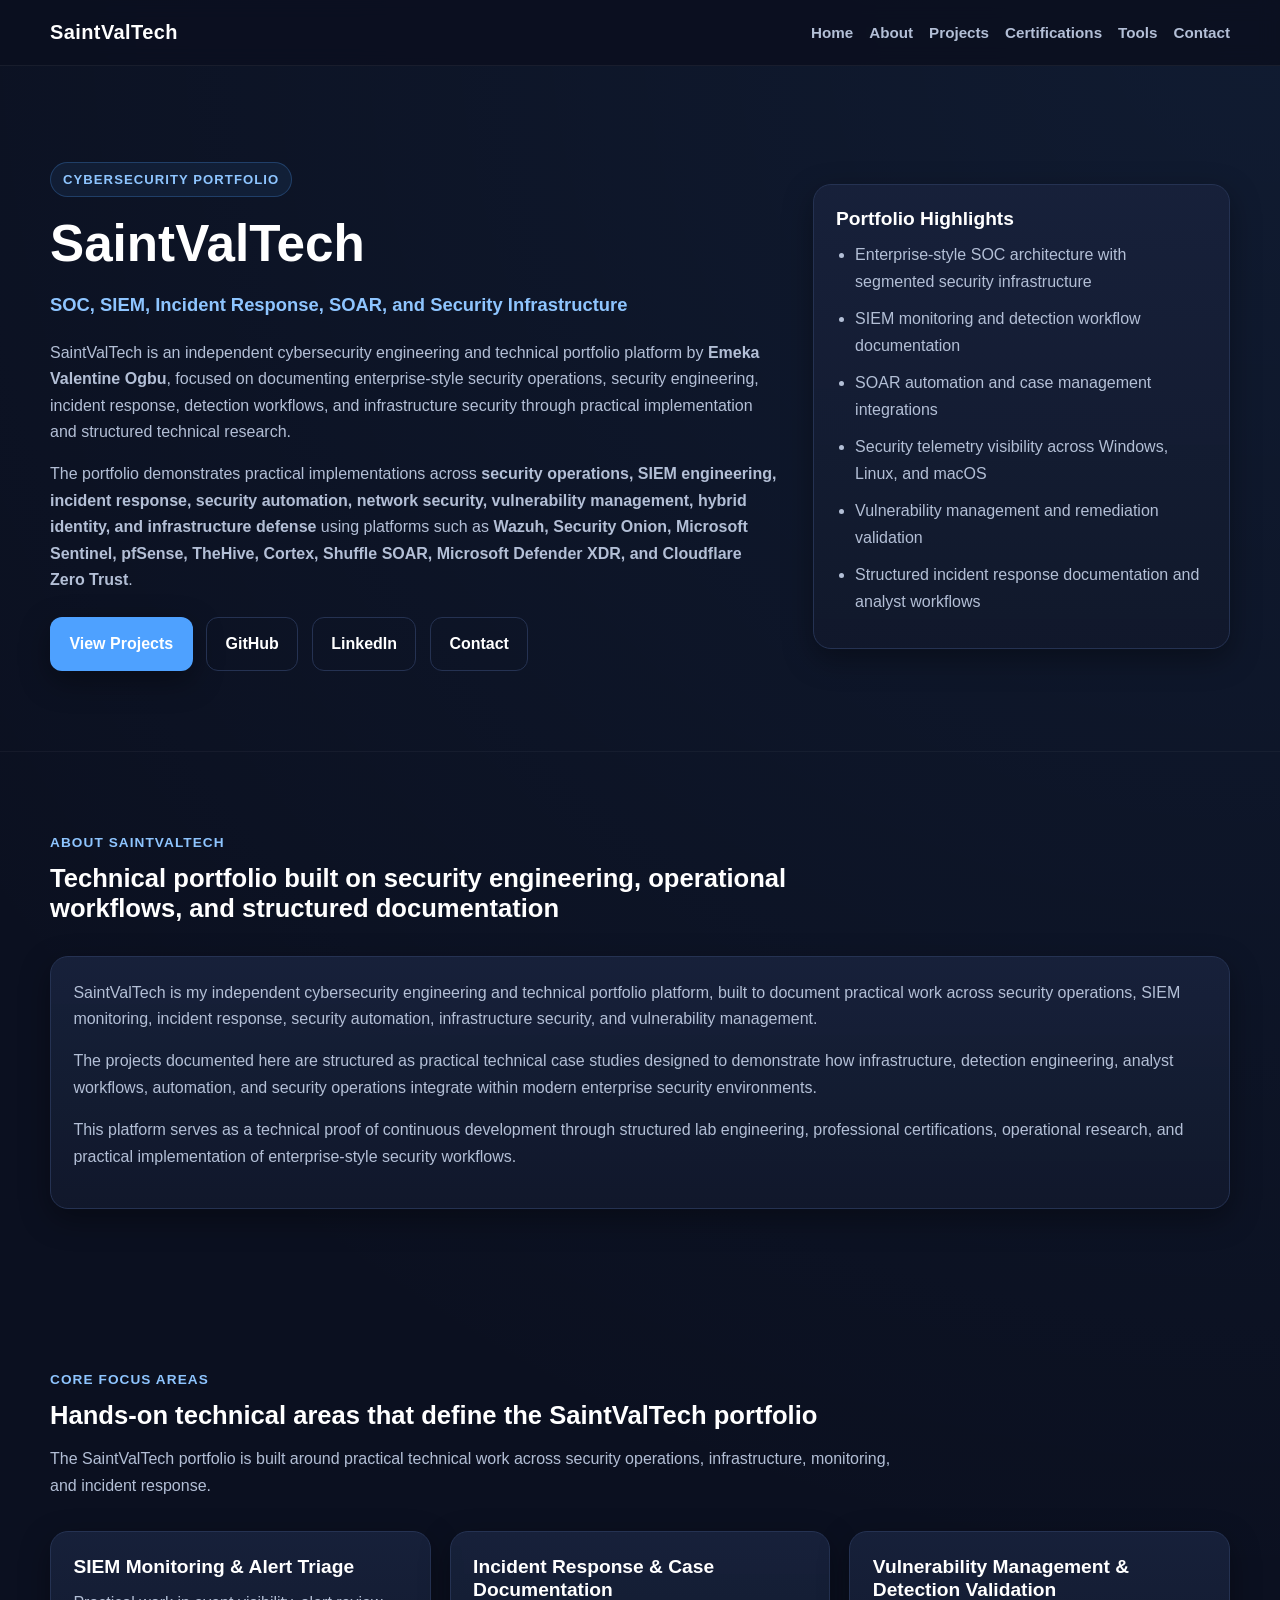
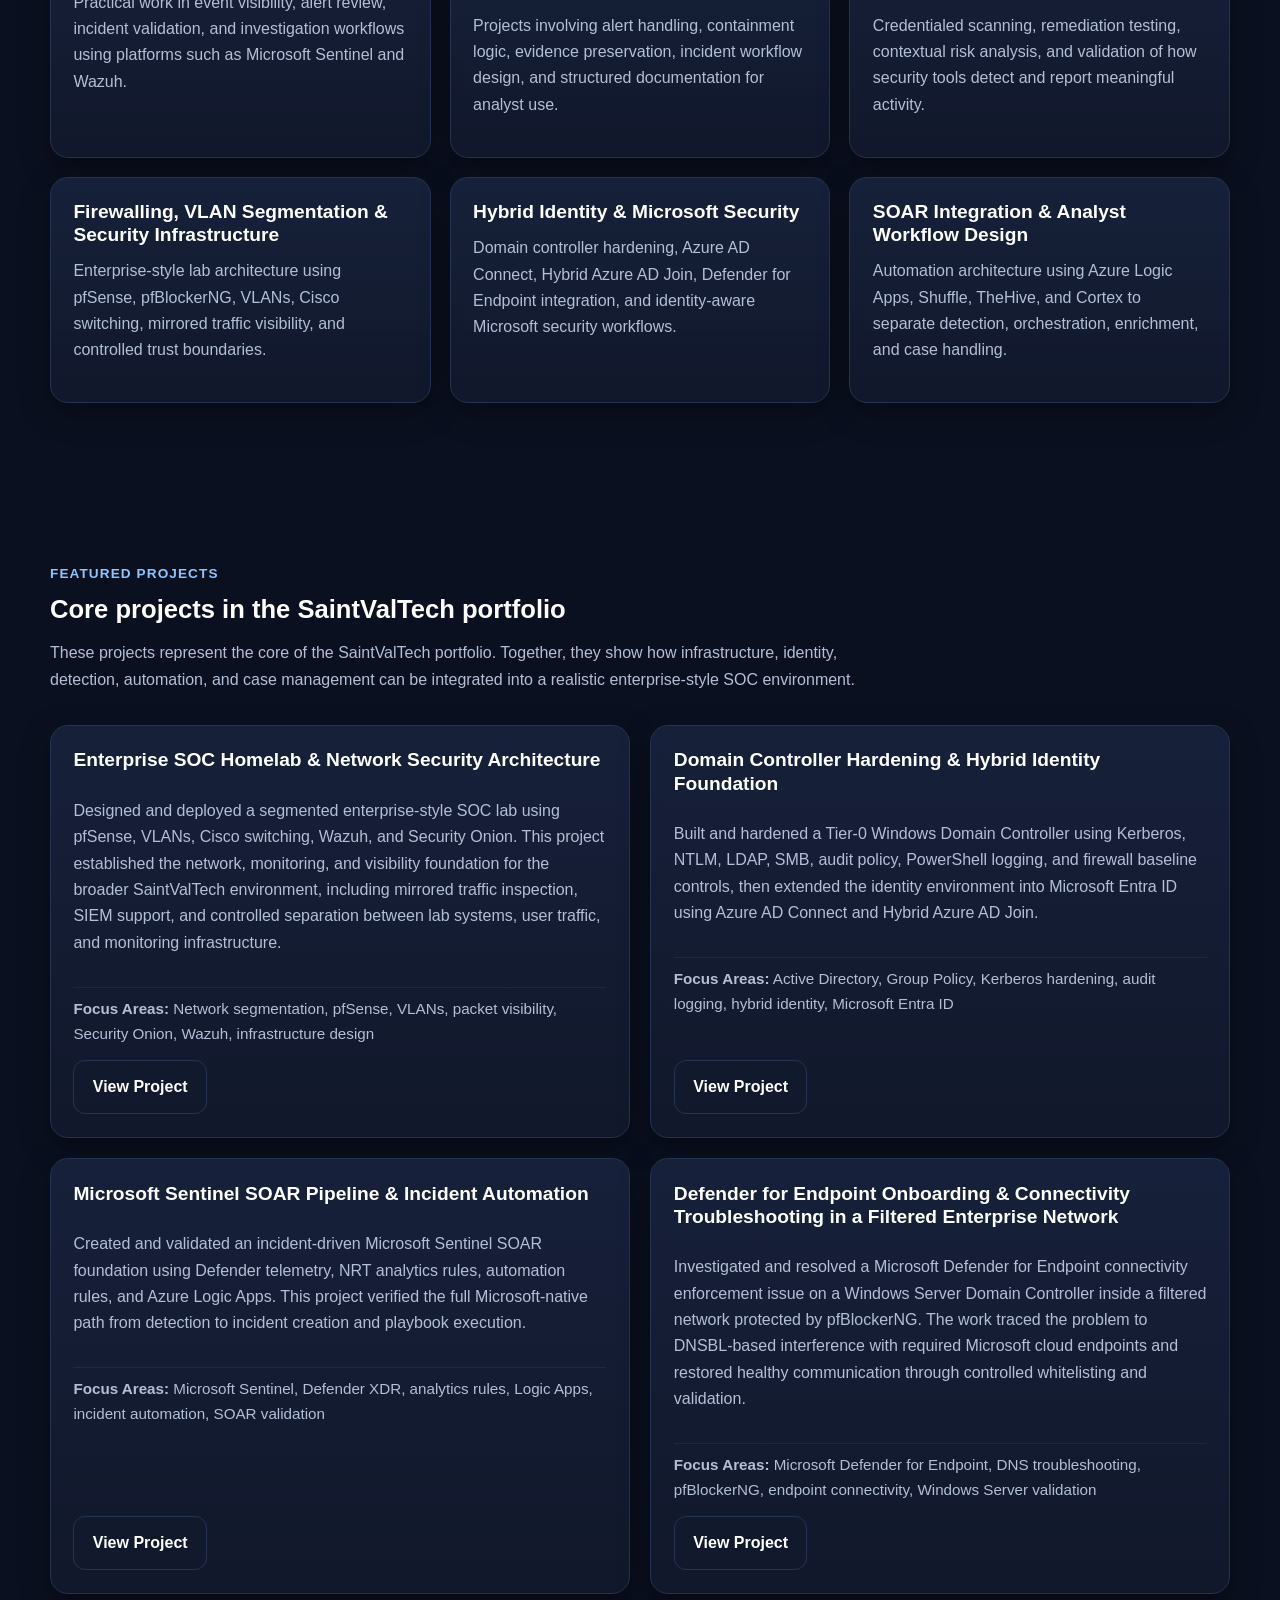
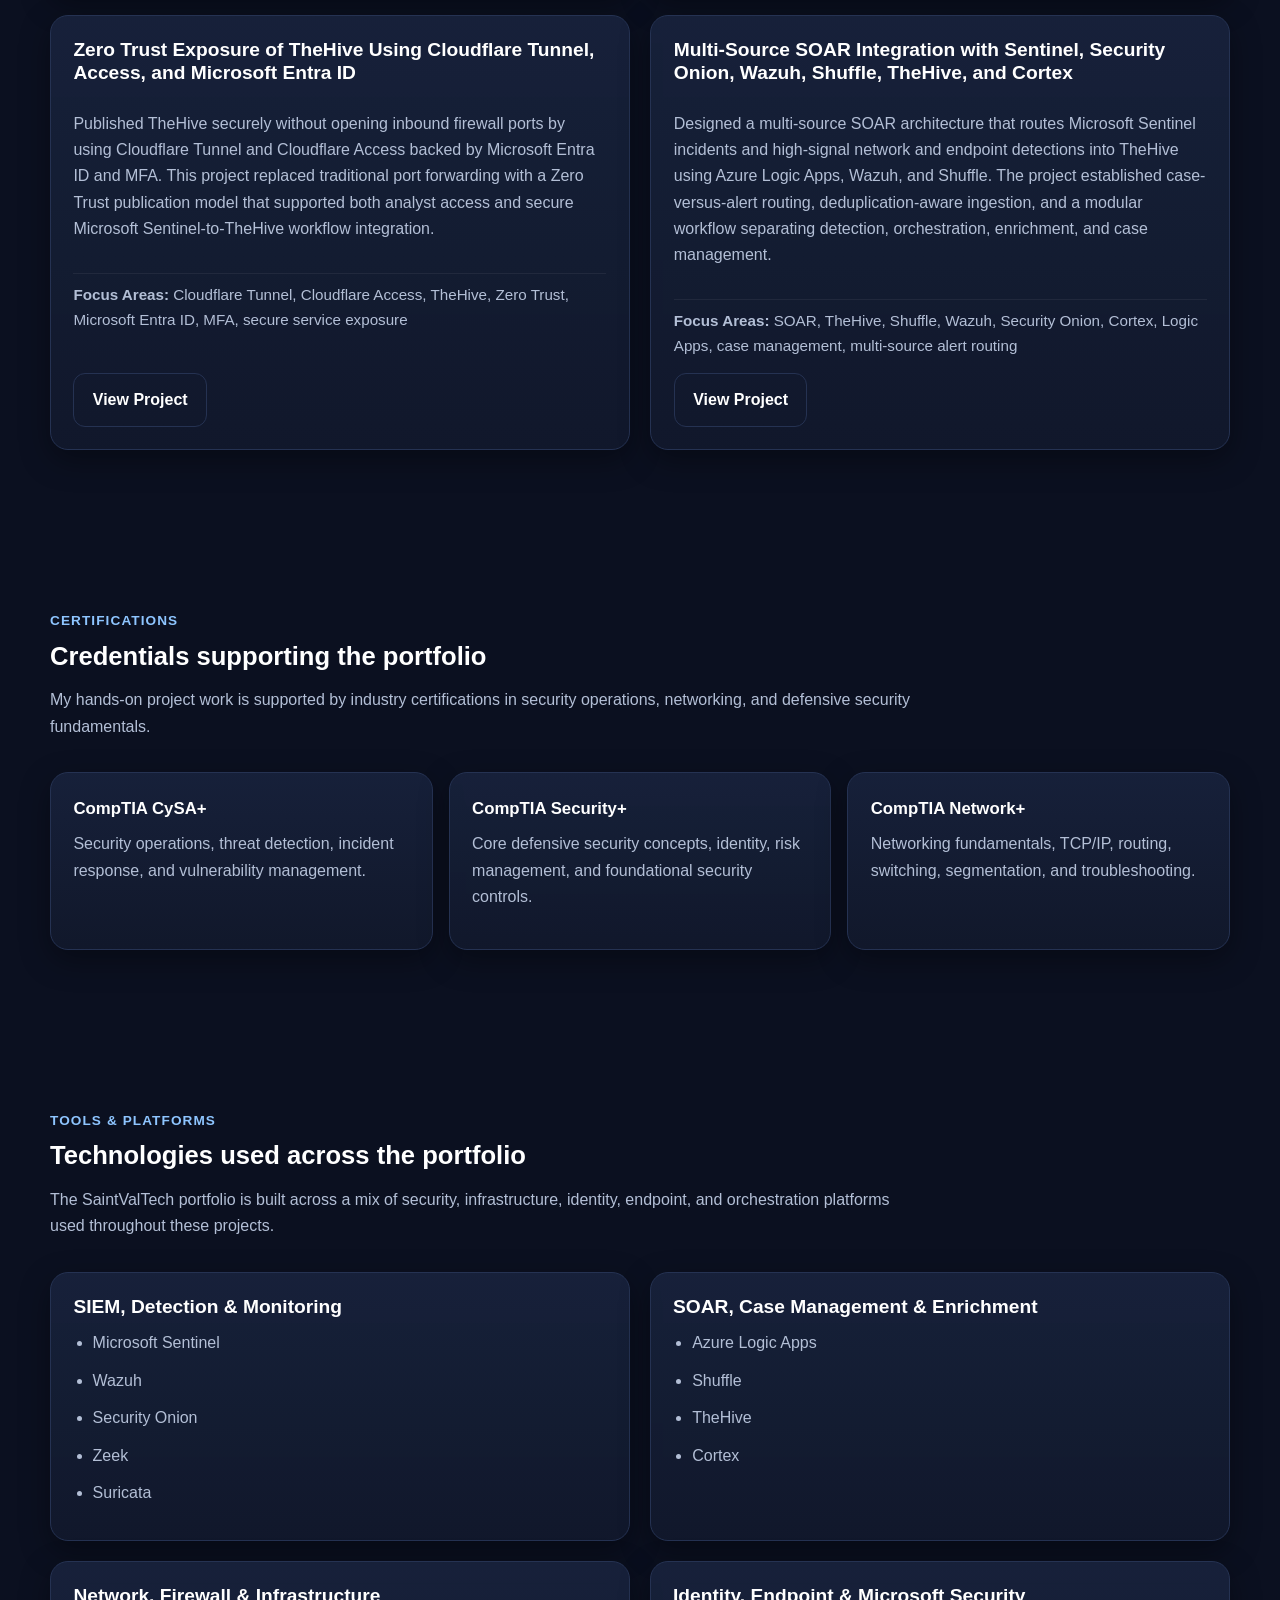
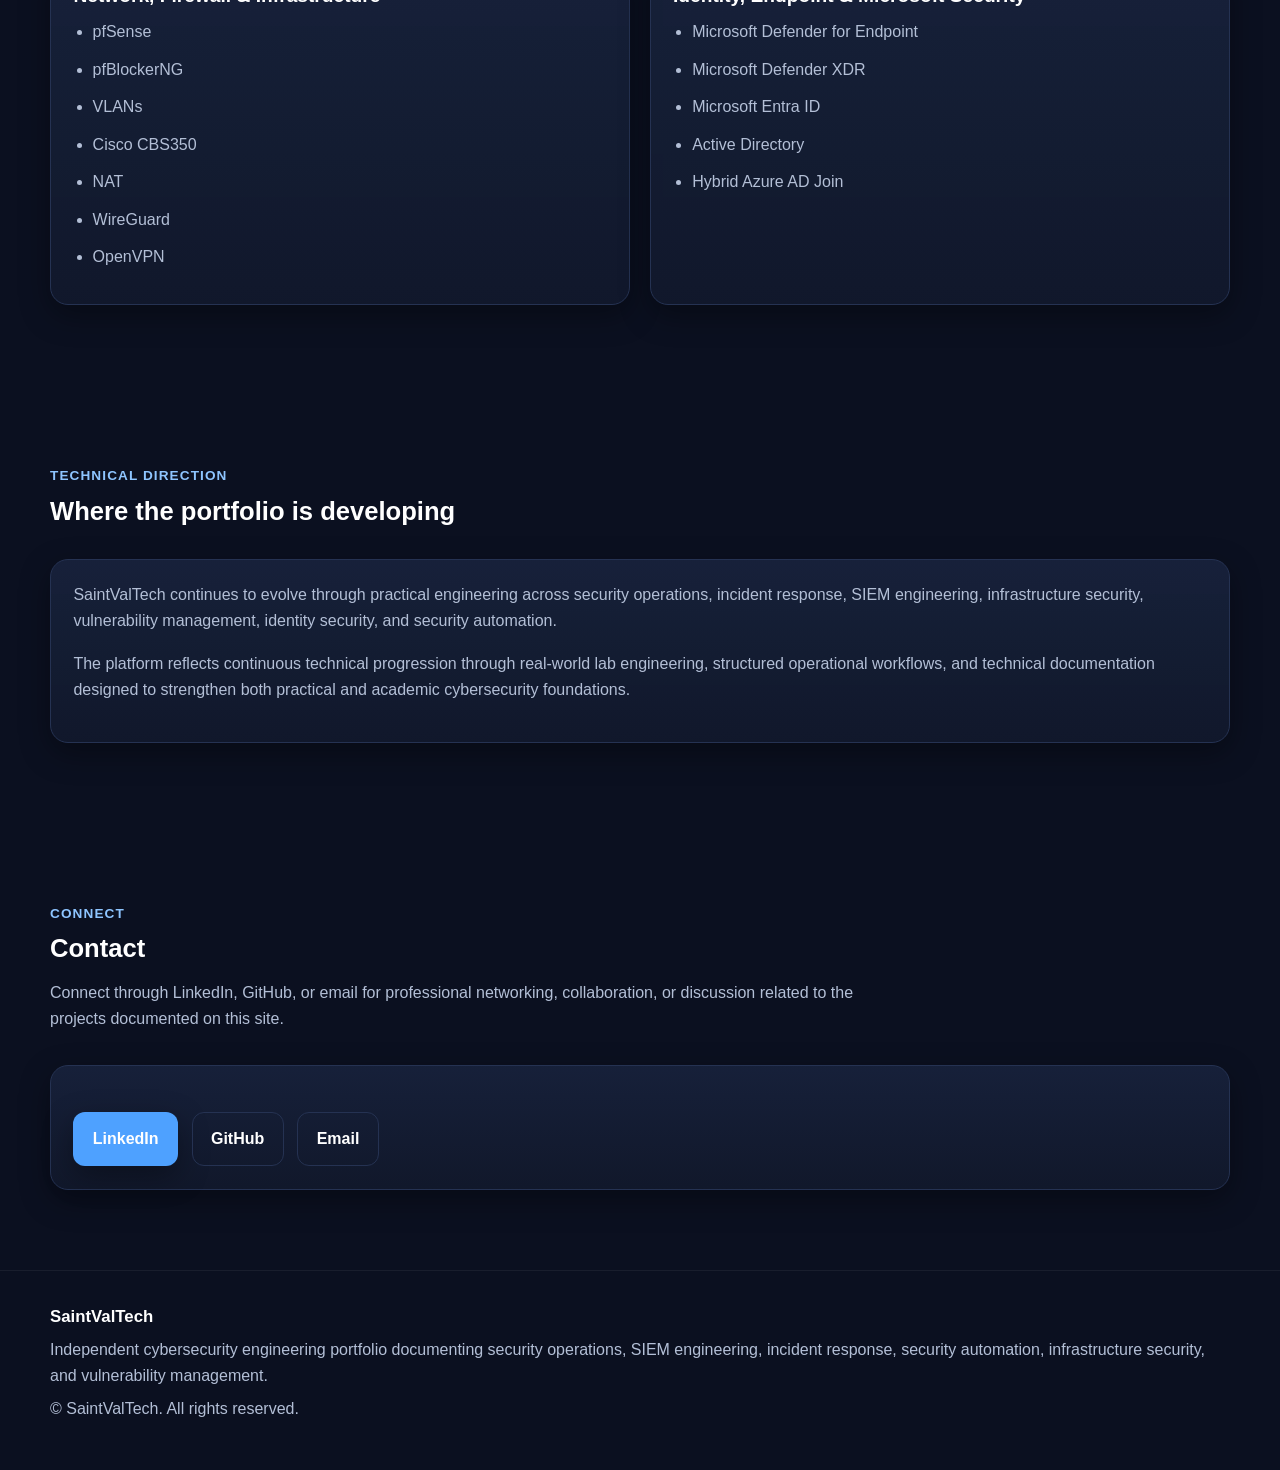
<file: index.html>
<!DOCTYPE html>
<html lang="en">
<head>
  <meta charset="UTF-8" />
  <meta name="viewport" content="width=device-width, initial-scale=1.0" />
  <title>SaintValTech | Cybersecurity Portfolio</title>
  <meta
    name="description"
    content="SaintValTech cybersecurity portfolio by Emeka Valentine Ogbu featuring SOC, SIEM, incident response, SOAR, security infrastructure, vulnerability management, hybrid identity, and Microsoft security projects."
  />

  <style>
    :root {
      --bg: #0b1020;
      --bg-soft: #121a30;
      --card: #11182b;
      --card-2: #17213b;
      --text: #e8edf7;
      --muted: #b3bfd6;
      --line: #253252;
      --primary: #4ea1ff;
      --primary-dark: #2b7fe0;
      --accent: #8ec5ff;
      --success: #8ff0c8;
      --max-width: 1180px;
      --radius: 18px;
      --shadow: 0 10px 30px rgba(0, 0, 0, 0.35);
    }

    * {
      box-sizing: border-box;
    }

    html {
      scroll-behavior: smooth;
    }

    body {
      margin: 0;
      font-family: Arial, Helvetica, sans-serif;
      background:
        radial-gradient(circle at top right, rgba(78, 161, 255, 0.08), transparent 25%),
        linear-gradient(180deg, #0b1020 0%, #0b1020 100%);
      color: var(--text);
      line-height: 1.65;
    }

    a {
      color: var(--primary);
      text-decoration: none;
    }

    a:hover {
      text-decoration: underline;
    }

    .container {
      width: min(var(--max-width), calc(100% - 2rem));
      margin: 0 auto;
    }

    .site-header {
      position: sticky;
      top: 0;
      z-index: 1000;
      backdrop-filter: blur(10px);
      background: rgba(11, 16, 32, 0.92);
      border-bottom: 1px solid rgba(255, 255, 255, 0.06);
    }

    .nav {
      display: flex;
      align-items: center;
      justify-content: space-between;
      gap: 1rem;
      padding: 1rem 0;
    }

    .brand {
      font-size: 1.25rem;
      font-weight: 700;
      color: #fff;
      letter-spacing: 0.02em;
      white-space: nowrap;
    }

    .nav-links {
      display: flex;
      flex-wrap: wrap;
      gap: 1rem;
    }

    .nav-links a {
      color: var(--muted);
      font-weight: 600;
      font-size: 0.95rem;
    }

    .nav-links a:hover {
      color: #fff;
      text-decoration: none;
    }

    .section {
      padding: 5rem 0;
    }

    .hero {
      padding: 6rem 0 5rem;
      border-bottom: 1px solid rgba(255, 255, 255, 0.04);
    }

    .hero-grid {
      display: grid;
      grid-template-columns: 1.4fr 0.8fr;
      gap: 2rem;
      align-items: center;
    }

    .eyebrow {
      display: inline-block;
      margin-bottom: 1rem;
      padding: 0.35rem 0.75rem;
      border: 1px solid rgba(78, 161, 255, 0.25);
      border-radius: 999px;
      color: var(--accent);
      font-size: 0.82rem;
      font-weight: 700;
      text-transform: uppercase;
      letter-spacing: 0.08em;
      background: rgba(78, 161, 255, 0.08);
    }

    h1, h2, h3 {
      margin-top: 0;
      line-height: 1.2;
      color: #fff;
    }

    h1 {
      font-size: clamp(2.2rem, 4vw, 4rem);
      margin-bottom: 1rem;
    }

    h2 {
      font-size: clamp(1.6rem, 2vw, 2.3rem);
      margin-bottom: 1rem;
    }

    h3 {
      font-size: 1.2rem;
      margin-bottom: 0.75rem;
    }

    .hero-subheading {
      font-size: 1.15rem;
      color: var(--accent);
      font-weight: 700;
      margin-bottom: 1.2rem;
    }

    .hero p,
    .section p {
      color: var(--muted);
      margin: 0 0 1rem;
    }

    .hero-actions,
    .contact-links {
      display: flex;
      flex-wrap: wrap;
      gap: 0.85rem;
      margin-top: 1.5rem;
    }

    .btn {
      display: inline-flex;
      align-items: center;
      justify-content: center;
      min-height: 46px;
      padding: 0.8rem 1.15rem;
      border-radius: 12px;
      border: 1px solid transparent;
      font-weight: 700;
      transition: 0.2s ease;
      text-decoration: none;
      cursor: pointer;
    }

    .btn:hover {
      text-decoration: none;
      transform: translateY(-1px);
    }

    .btn-primary {
      background: var(--primary);
      color: #fff;
      box-shadow: var(--shadow);
    }

    .btn-primary:hover {
      background: var(--primary-dark);
    }

    .btn-secondary {
      background: transparent;
      color: #fff;
      border-color: var(--line);
    }

    .btn-secondary:hover {
      border-color: var(--primary);
      color: var(--accent);
    }

    .hero-card,
    .about-preview,
    .direction-box,
    .contact-box,
    .focus-card,
    .project-card,
    .cert-item,
    .tool-group {
      background: linear-gradient(180deg, rgba(23, 33, 59, 0.95), rgba(17, 24, 43, 0.98));
      border: 1px solid var(--line);
      border-radius: var(--radius);
      padding: 1.4rem;
      box-shadow: var(--shadow);
    }

    .hero-card ul,
    .tool-group ul {
      margin: 0;
      padding-left: 1.2rem;
      color: var(--muted);
    }

    .hero-card li,
    .tool-group li {
      margin-bottom: 0.7rem;
    }

    .section-header {
      max-width: 860px;
      margin-bottom: 2rem;
    }

    .muted-label {
      color: var(--accent);
      text-transform: uppercase;
      letter-spacing: 0.08em;
      font-size: 0.85rem;
      font-weight: 700;
      margin-bottom: 0.5rem;
    }

    .focus-grid {
      display: grid;
      grid-template-columns: repeat(3, 1fr);
      gap: 1.2rem;
    }

    .projects-grid {
      display: grid;
      grid-template-columns: repeat(2, 1fr);
      gap: 1.3rem;
    }

    .project-card {
      display: flex;
      flex-direction: column;
      gap: 0.9rem;
    }

    .project-focus {
      color: var(--muted);
      font-size: 0.95rem;
      padding-top: 0.5rem;
      border-top: 1px solid rgba(255,255,255,0.06);
    }

    .project-card .btn {
      width: fit-content;
      margin-top: auto;
    }

    .cert-grid {
      display: grid;
      grid-template-columns: repeat(3, 1fr);
      gap: 1rem;
    }

    .cert-item strong {
      color: #fff;
      display: block;
      margin-bottom: 0.5rem;
      font-size: 1.05rem;
    }

    .tools-grid {
      display: grid;
      grid-template-columns: repeat(2, 1fr);
      gap: 1.2rem;
    }

    .note {
      color: var(--success);
      font-weight: 700;
      font-size: 0.95rem;
    }

    .site-footer {
      border-top: 1px solid rgba(255,255,255,0.06);
      padding: 2rem 0 3rem;
    }

    .footer-inner {
      display: flex;
      flex-direction: column;
      gap: 0.4rem;
      color: var(--muted);
    }

    .footer-brand {
      color: #fff;
      font-weight: 700;
      font-size: 1.05rem;
    }

    @media (max-width: 980px) {
      .hero-grid,
      .focus-grid,
      .projects-grid,
      .cert-grid,
      .tools-grid {
        grid-template-columns: 1fr;
      }
    }

    @media (max-width: 760px) {
      .nav {
        flex-direction: column;
        align-items: flex-start;
      }

      .hero {
        padding-top: 5rem;
      }

      .section {
        padding: 4rem 0;
      }
    }
  </style>
</head>
<body>

  <header class="site-header">
    <div class="container nav">
      <a class="brand" href="#home">SaintValTech</a>
      <nav class="nav-links">
        <a href="#home">Home</a>
        <a href="#about">About</a>
        <a href="#projects">Projects</a>
        <a href="#certifications">Certifications</a>
        <a href="#tools">Tools</a>
        <a href="#contact">Contact</a>
      </nav>
    </div>
  </header>

  <main>
    <section class="hero" id="home">
      <div class="container hero-grid">
        <div>
          <div class="eyebrow">Cybersecurity Portfolio</div>
          <h1>SaintValTech</h1>
          <div class="hero-subheading">SOC, SIEM, Incident Response, SOAR, and Security Infrastructure</div>

          <p>
            SaintValTech is an independent cybersecurity engineering and technical portfolio platform by
            <strong>Emeka Valentine Ogbu</strong>, focused on documenting enterprise-style security operations,
            security engineering, incident response, detection workflows, and infrastructure security through
            practical implementation and structured technical research.
          </p>

          <p>
            The portfolio demonstrates practical implementations across
            <strong>security operations, SIEM engineering, incident response, security automation,
            network security, vulnerability management, hybrid identity, and infrastructure defense</strong>
            using platforms such as <strong>Wazuh, Security Onion, Microsoft Sentinel, pfSense,
            TheHive, Cortex, Shuffle SOAR, Microsoft Defender XDR, and Cloudflare Zero Trust</strong>.
          </p>

          <div class="hero-actions">
            <a class="btn btn-primary" href="#projects">View Projects</a>
            <a class="btn btn-secondary" href="https://github.com/SaintValTech" target="_blank" rel="noopener noreferrer">GitHub</a>
            <a class="btn btn-secondary" href="https://www.linkedin.com/in/emeka-valentine-ogbu" target="_blank" rel="noopener noreferrer">LinkedIn</a>
            <a class="btn btn-secondary" href="#contact">Contact</a>
          </div>
        </div>

        <aside class="hero-card">
          <h3>Portfolio Highlights</h3>
          <ul>
            <li>Enterprise-style SOC architecture with segmented security infrastructure</li>
            <li>SIEM monitoring and detection workflow documentation</li>
            <li>SOAR automation and case management integrations</li>
            <li>Security telemetry visibility across Windows, Linux, and macOS</li>
            <li>Vulnerability management and remediation validation</li>
            <li>Structured incident response documentation and analyst workflows</li>
          </ul>
        </aside>
      </div>
    </section>

    <section class="section" id="about">
      <div class="container">
        <div class="section-header">
          <div class="muted-label">About SaintValTech</div>
          <h2>Technical portfolio built on security engineering, operational workflows, and structured documentation</h2>
        </div>

        <div class="about-preview">
          <p>
            SaintValTech is my independent cybersecurity engineering and technical portfolio platform,
            built to document practical work across security operations, SIEM monitoring, incident response,
            security automation, infrastructure security, and vulnerability management.
          </p>

          <p>
            The projects documented here are structured as practical technical case studies designed to demonstrate
            how infrastructure, detection engineering, analyst workflows, automation, and security operations
            integrate within modern enterprise security environments.
          </p>

          <p>
            This platform serves as a technical proof of continuous development through structured lab engineering,
            professional certifications, operational research, and practical implementation of enterprise-style
            security workflows.
          </p>
        </div>
      </div>
    </section>

    <section class="section" id="focus">
      <div class="container">
        <div class="section-header">
          <div class="muted-label">Core Focus Areas</div>
          <h2>Hands-on technical areas that define the SaintValTech portfolio</h2>
          <p>The SaintValTech portfolio is built around practical technical work across security operations, infrastructure, monitoring, and incident response.</p>
        </div>

        <div class="focus-grid">
          <div class="focus-card">
            <h3>SIEM Monitoring &amp; Alert Triage</h3>
            <p>Practical work in event visibility, alert review, incident validation, and investigation workflows using platforms such as Microsoft Sentinel and Wazuh.</p>
          </div>

          <div class="focus-card">
            <h3>Incident Response &amp; Case Documentation</h3>
            <p>Projects involving alert handling, containment logic, evidence preservation, incident workflow design, and structured documentation for analyst use.</p>
          </div>

          <div class="focus-card">
            <h3>Vulnerability Management &amp; Detection Validation</h3>
            <p>Credentialed scanning, remediation testing, contextual risk analysis, and validation of how security tools detect and report meaningful activity.</p>
          </div>

          <div class="focus-card">
            <h3>Firewalling, VLAN Segmentation &amp; Security Infrastructure</h3>
            <p>Enterprise-style lab architecture using pfSense, pfBlockerNG, VLANs, Cisco switching, mirrored traffic visibility, and controlled trust boundaries.</p>
          </div>

          <div class="focus-card">
            <h3>Hybrid Identity &amp; Microsoft Security</h3>
            <p>Domain controller hardening, Azure AD Connect, Hybrid Azure AD Join, Defender for Endpoint integration, and identity-aware Microsoft security workflows.</p>
          </div>

          <div class="focus-card">
            <h3>SOAR Integration &amp; Analyst Workflow Design</h3>
            <p>Automation architecture using Azure Logic Apps, Shuffle, TheHive, and Cortex to separate detection, orchestration, enrichment, and case handling.</p>
          </div>
        </div>
      </div>
    </section>

    <section class="section" id="projects">
      <div class="container">
        <div class="section-header">
          <div class="muted-label">Featured Projects</div>
          <h2>Core projects in the SaintValTech portfolio</h2>
          <p>
            These projects represent the core of the SaintValTech portfolio. Together, they show
            how infrastructure, identity, detection, automation, and case management can be integrated
            into a realistic enterprise-style SOC environment.
          </p>
        </div>

        <div class="projects-grid">
          <article class="project-card">
            <h3>Enterprise SOC Homelab &amp; Network Security Architecture</h3>
            <p>
              Designed and deployed a segmented enterprise-style SOC lab using pfSense, VLANs,
              Cisco switching, Wazuh, and Security Onion. This project established the network,
              monitoring, and visibility foundation for the broader SaintValTech environment,
              including mirrored traffic inspection, SIEM support, and controlled separation
              between lab systems, user traffic, and monitoring infrastructure.
            </p>
            <div class="project-focus">
              <strong>Focus Areas:</strong> Network segmentation, pfSense, VLANs, packet visibility, Security Onion, Wazuh, infrastructure design
            </div>
            <a class="btn btn-secondary" href="project-1.html">View Project</a>
          </article>

          <article class="project-card">
            <h3>Domain Controller Hardening &amp; Hybrid Identity Foundation</h3>
            <p>
              Built and hardened a Tier-0 Windows Domain Controller using Kerberos, NTLM, LDAP,
              SMB, audit policy, PowerShell logging, and firewall baseline controls, then extended
              the identity environment into Microsoft Entra ID using Azure AD Connect and Hybrid Azure AD Join.
            </p>
            <div class="project-focus">
              <strong>Focus Areas:</strong> Active Directory, Group Policy, Kerberos hardening, audit logging, hybrid identity, Microsoft Entra ID
            </div>
            <a class="btn btn-secondary" href="project-2.html">View Project</a>
          </article>

          <article class="project-card">
            <h3>Microsoft Sentinel SOAR Pipeline &amp; Incident Automation</h3>
            <p>
              Created and validated an incident-driven Microsoft Sentinel SOAR foundation using Defender
              telemetry, NRT analytics rules, automation rules, and Azure Logic Apps. This project verified
              the full Microsoft-native path from detection to incident creation and playbook execution.
            </p>
            <div class="project-focus">
              <strong>Focus Areas:</strong> Microsoft Sentinel, Defender XDR, analytics rules, Logic Apps, incident automation, SOAR validation
            </div>
            <a class="btn btn-secondary" href="project-3.html">View Project</a>
          </article>

          <article class="project-card">
            <h3>Defender for Endpoint Onboarding &amp; Connectivity Troubleshooting in a Filtered Enterprise Network</h3>
            <p>
              Investigated and resolved a Microsoft Defender for Endpoint connectivity enforcement issue
              on a Windows Server Domain Controller inside a filtered network protected by pfBlockerNG.
              The work traced the problem to DNSBL-based interference with required Microsoft cloud endpoints
              and restored healthy communication through controlled whitelisting and validation.
            </p>
            <div class="project-focus">
              <strong>Focus Areas:</strong> Microsoft Defender for Endpoint, DNS troubleshooting, pfBlockerNG, endpoint connectivity, Windows Server validation
            </div>
            <a class="btn btn-secondary" href="project-4.html">View Project</a>
          </article>

          <article class="project-card">
            <h3>Zero Trust Exposure of TheHive Using Cloudflare Tunnel, Access, and Microsoft Entra ID</h3>
            <p>
              Published TheHive securely without opening inbound firewall ports by using Cloudflare Tunnel
              and Cloudflare Access backed by Microsoft Entra ID and MFA. This project replaced traditional
              port forwarding with a Zero Trust publication model that supported both analyst access and
              secure Microsoft Sentinel-to-TheHive workflow integration.
            </p>
            <div class="project-focus">
              <strong>Focus Areas:</strong> Cloudflare Tunnel, Cloudflare Access, TheHive, Zero Trust, Microsoft Entra ID, MFA, secure service exposure
            </div>
            <a class="btn btn-secondary" href="project-5.html">View Project</a>
          </article>

          <article class="project-card">
            <h3>Multi-Source SOAR Integration with Sentinel, Security Onion, Wazuh, Shuffle, TheHive, and Cortex</h3>
            <p>
              Designed a multi-source SOAR architecture that routes Microsoft Sentinel incidents and
              high-signal network and endpoint detections into TheHive using Azure Logic Apps, Wazuh,
              and Shuffle. The project established case-versus-alert routing, deduplication-aware ingestion,
              and a modular workflow separating detection, orchestration, enrichment, and case management.
            </p>
            <div class="project-focus">
              <strong>Focus Areas:</strong> SOAR, TheHive, Shuffle, Wazuh, Security Onion, Cortex, Logic Apps, case management, multi-source alert routing
            </div>
            <a class="btn btn-secondary" href="project-6.html">View Project</a>
          </article>
        </div>
      </div>
    </section>

    <section class="section" id="certifications">
      <div class="container">
        <div class="section-header">
          <div class="muted-label">Certifications</div>
          <h2>Credentials supporting the portfolio</h2>
          <p>My hands-on project work is supported by industry certifications in security operations, networking, and defensive security fundamentals.</p>
        </div>

        <div class="cert-grid">
          <div class="cert-item">
            <strong>CompTIA CySA+</strong>
            <p>Security operations, threat detection, incident response, and vulnerability management.</p>
          </div>

          <div class="cert-item">
            <strong>CompTIA Security+</strong>
            <p>Core defensive security concepts, identity, risk management, and foundational security controls.</p>
          </div>

          <div class="cert-item">
            <strong>CompTIA Network+</strong>
            <p>Networking fundamentals, TCP/IP, routing, switching, segmentation, and troubleshooting.</p>
          </div>
        </div>
      </div>
    </section>

    <section class="section" id="tools">
      <div class="container">
        <div class="section-header">
          <div class="muted-label">Tools &amp; Platforms</div>
          <h2>Technologies used across the portfolio</h2>
          <p>The SaintValTech portfolio is built across a mix of security, infrastructure, identity, endpoint, and orchestration platforms used throughout these projects.</p>
        </div>

        <div class="tools-grid">
          <div class="tool-group">
            <h3>SIEM, Detection &amp; Monitoring</h3>
            <ul>
              <li>Microsoft Sentinel</li>
              <li>Wazuh</li>
              <li>Security Onion</li>
              <li>Zeek</li>
              <li>Suricata</li>
            </ul>
          </div>

          <div class="tool-group">
            <h3>SOAR, Case Management &amp; Enrichment</h3>
            <ul>
              <li>Azure Logic Apps</li>
              <li>Shuffle</li>
              <li>TheHive</li>
              <li>Cortex</li>
            </ul>
          </div>

          <div class="tool-group">
            <h3>Network, Firewall &amp; Infrastructure</h3>
            <ul>
              <li>pfSense</li>
              <li>pfBlockerNG</li>
              <li>VLANs</li>
              <li>Cisco CBS350</li>
              <li>NAT</li>
              <li>WireGuard</li>
              <li>OpenVPN</li>
            </ul>
          </div>

          <div class="tool-group">
            <h3>Identity, Endpoint &amp; Microsoft Security</h3>
            <ul>
              <li>Microsoft Defender for Endpoint</li>
              <li>Microsoft Defender XDR</li>
              <li>Microsoft Entra ID</li>
              <li>Active Directory</li>
              <li>Hybrid Azure AD Join</li>
            </ul>
          </div>
        </div>
      </div>
    </section>

    <section class="section" id="direction">
      <div class="container">
        <div class="section-header">
          <div class="muted-label">Technical Direction</div>
          <h2>Where the portfolio is developing</h2>
        </div>

        <div class="direction-box">
          <p>
            SaintValTech continues to evolve through practical engineering across security operations,
            incident response, SIEM engineering, infrastructure security, vulnerability management,
            identity security, and security automation.
          </p>
          <p>
            The platform reflects continuous technical progression through real-world lab engineering,
            structured operational workflows, and technical documentation designed to strengthen both
            practical and academic cybersecurity foundations.
          </p>
        </div>
      </div>
    </section>

    <section class="section" id="contact">
      <div class="container">
        <div class="section-header">
          <div class="muted-label">Connect</div>
          <h2>Contact</h2>
          <p>Connect through LinkedIn, GitHub, or email for professional networking, collaboration, or discussion related to the projects documented on this site.</p>
        </div>

        <div class="contact-box">
          <div class="contact-links">
            <a class="btn btn-primary" href="https://www.linkedin.com/in/emeka-valentine-ogbu" target="_blank" rel="noopener noreferrer">LinkedIn</a>
            <a class="btn btn-secondary" href="https://github.com/SaintValTech" target="_blank" rel="noopener noreferrer">GitHub</a>
            <a class="btn btn-secondary" href="mailto:info@saintvaltech.com">Email</a>
          </div>
        </div>
      </div>
    </section>
  </main>

  <footer class="site-footer">
    <div class="container footer-inner">
      <div class="footer-brand">SaintValTech</div>
      <div>Independent cybersecurity engineering portfolio documenting security operations, SIEM engineering, incident response, security automation, infrastructure security, and vulnerability management.</div>
      <div>© SaintValTech. All rights reserved.</div>
    </div>
  </footer>

</body>
</html>
</file>
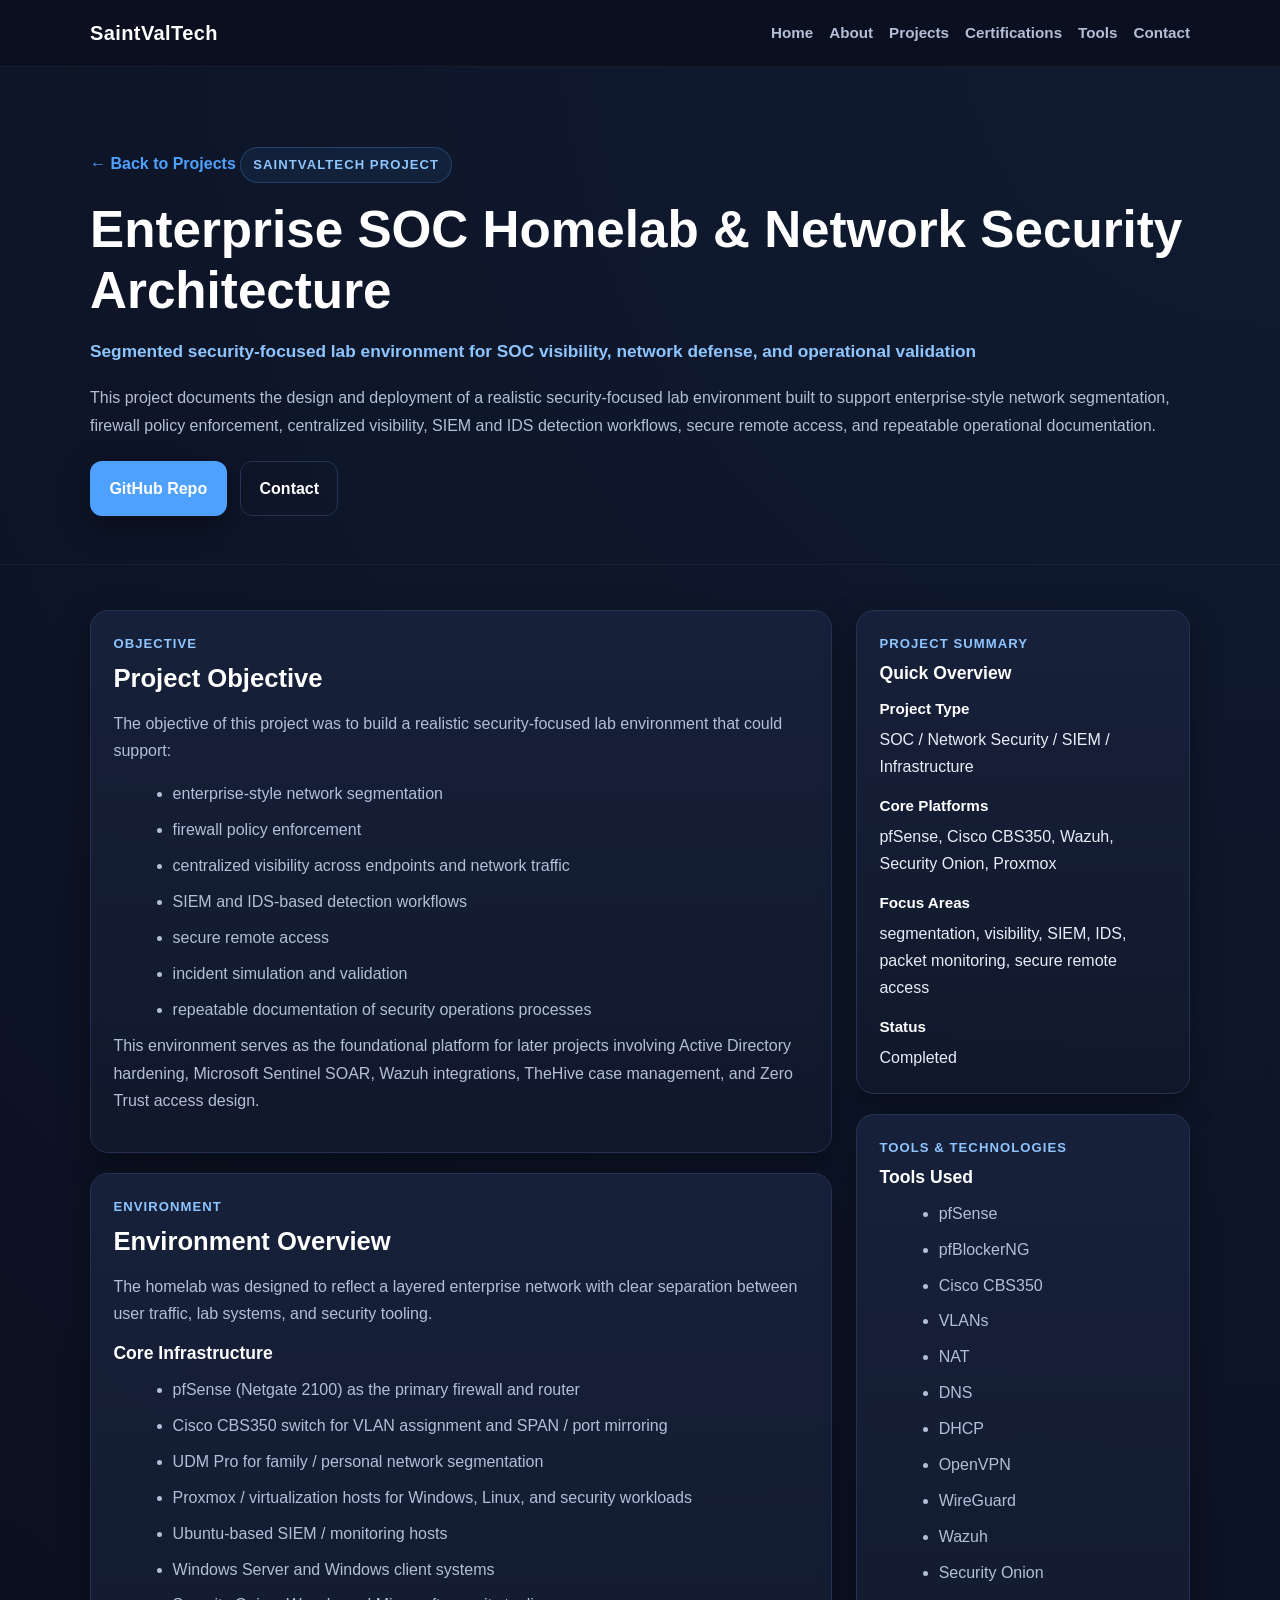
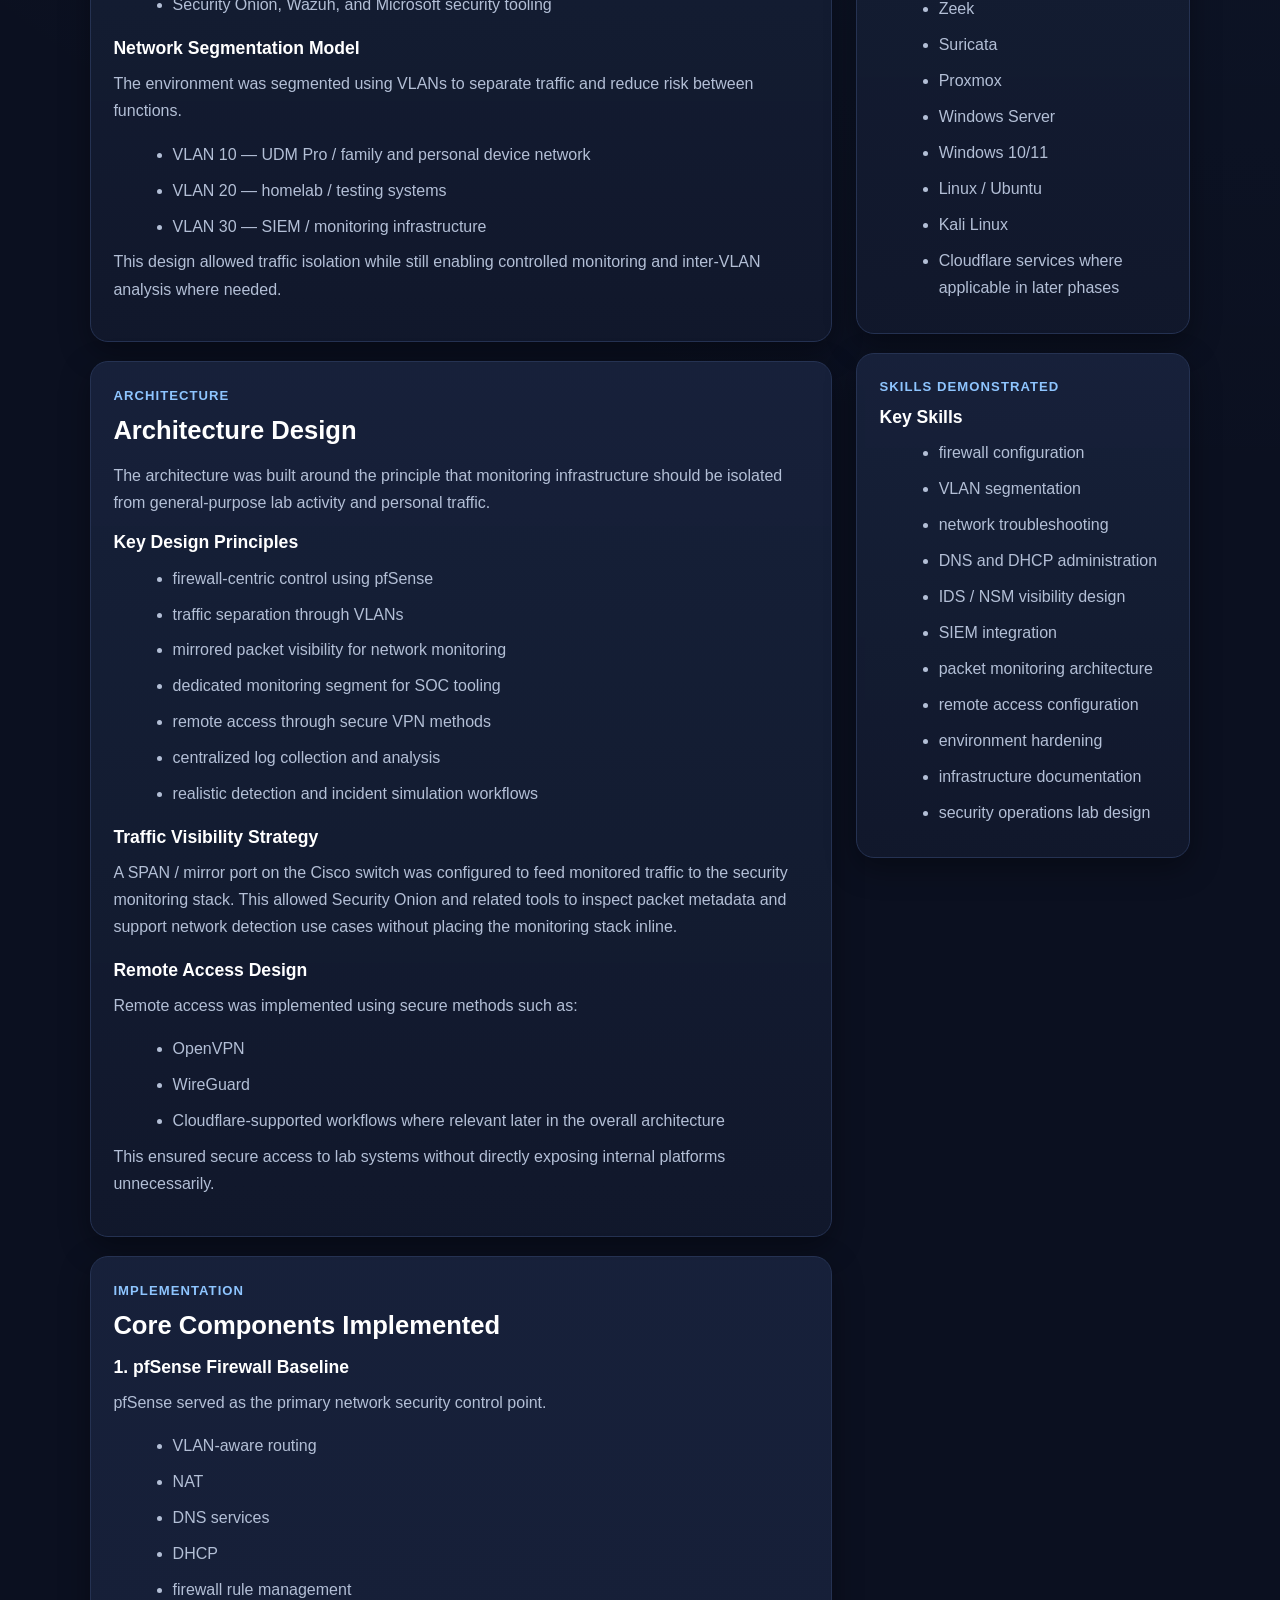
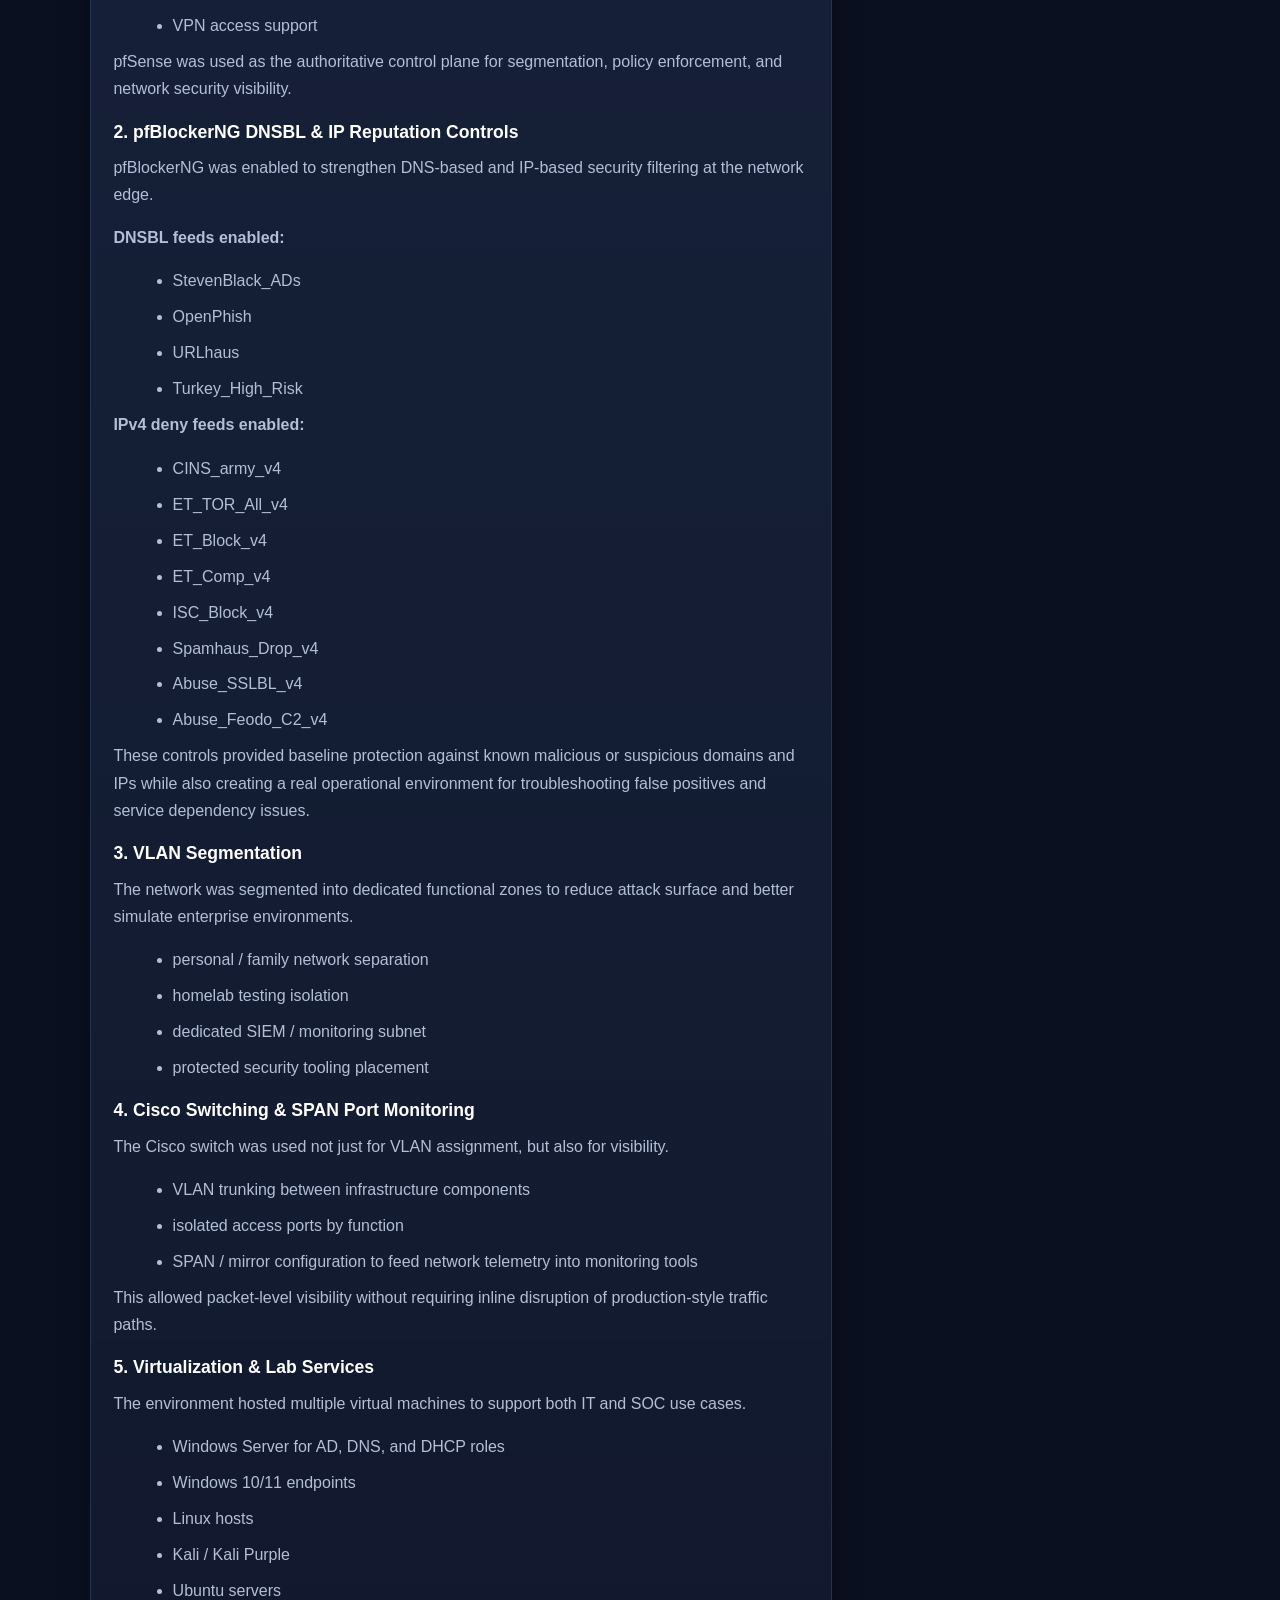
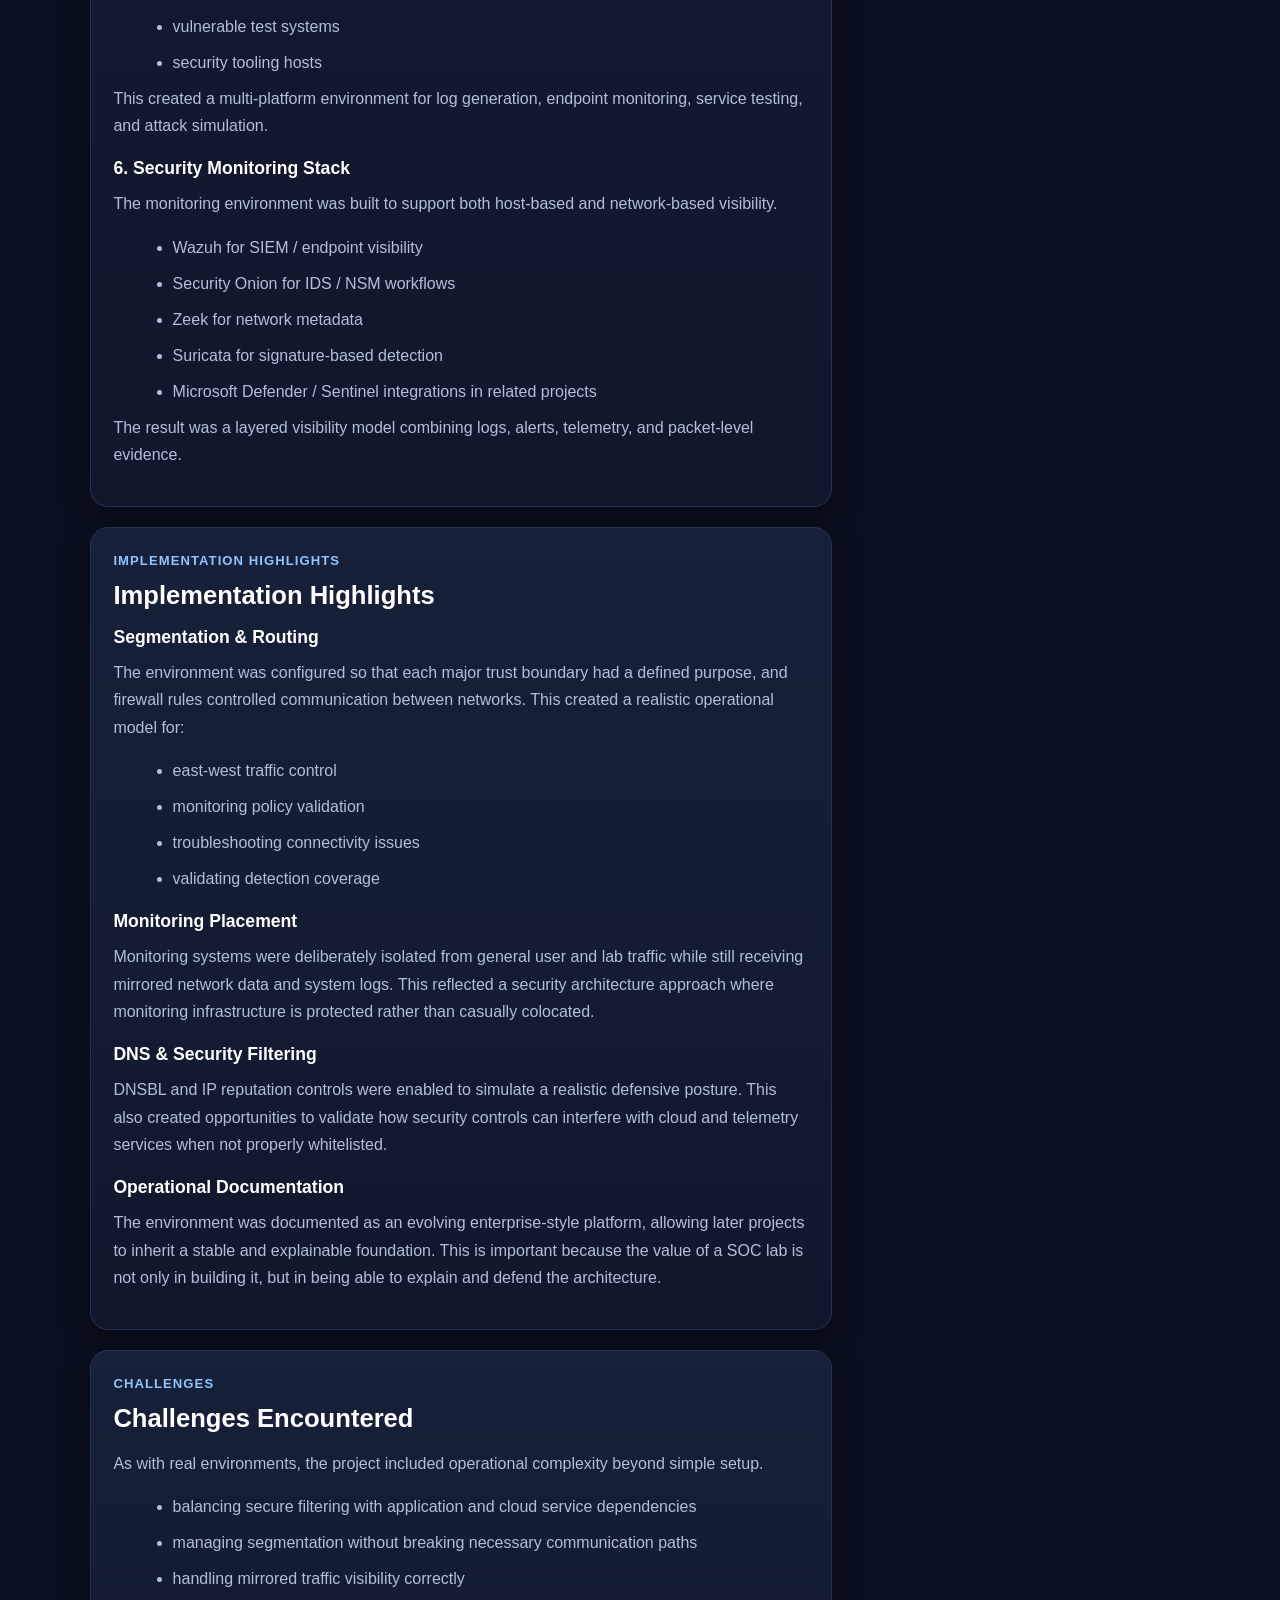
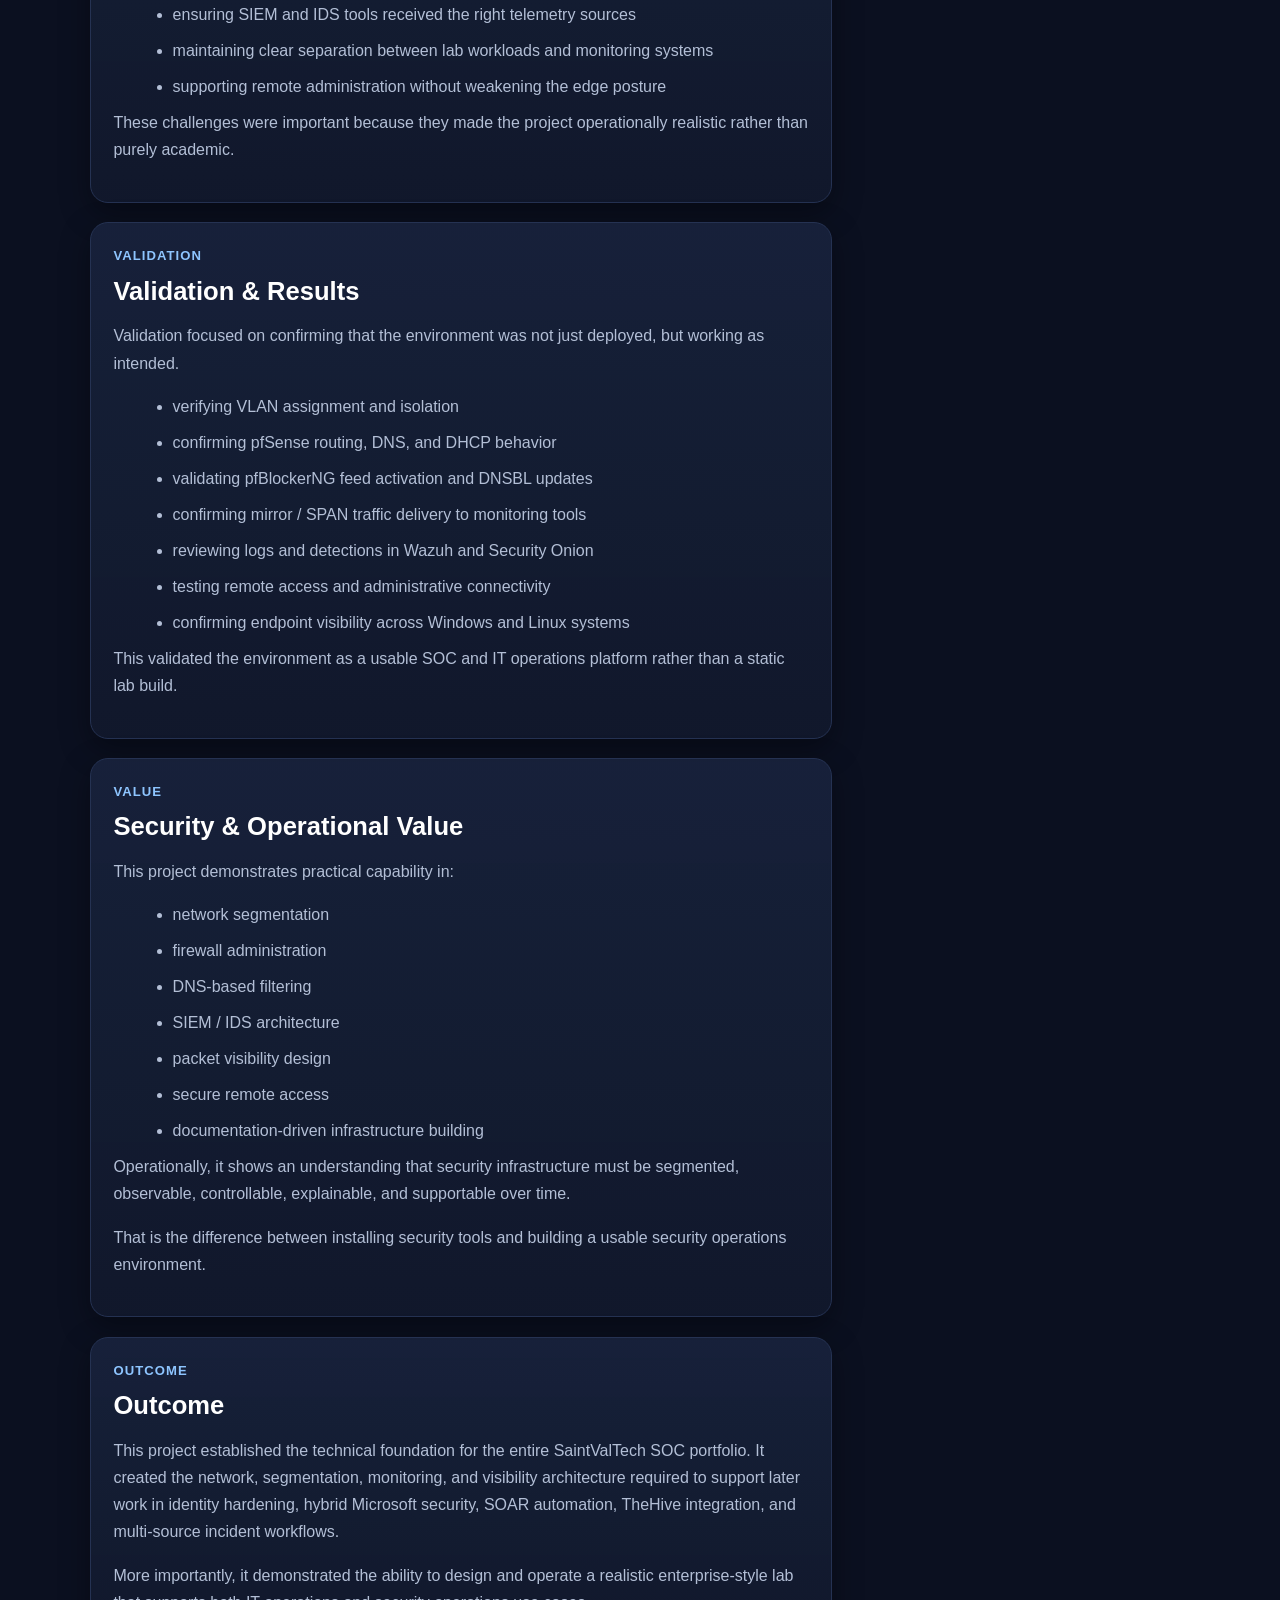
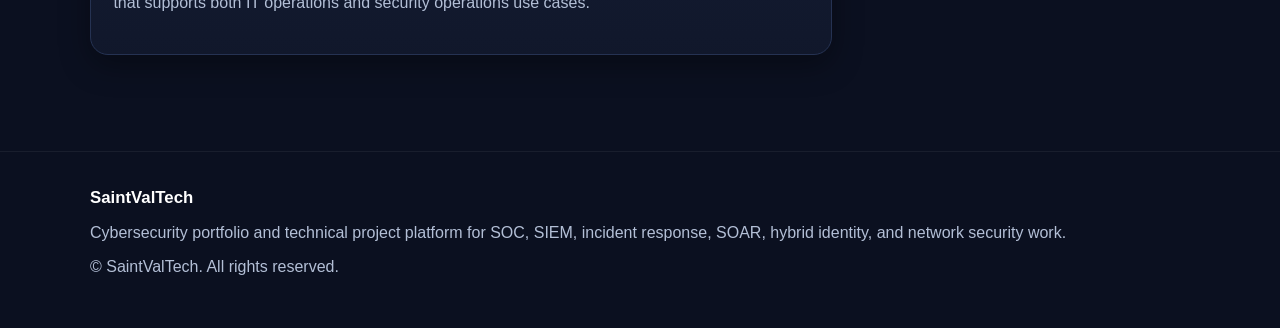
<file: project-1.html>
<!DOCTYPE html>
<html lang="en">
<head>
  <meta charset="UTF-8" />
  <meta name="viewport" content="width=device-width, initial-scale=1.0" />
  <title>Enterprise SOC Homelab &amp; Network Security Architecture | SaintValTech</title>
  <meta
    name="description"
    content="SaintValTech project page for Enterprise SOC Homelab & Network Security Architecture."
  />

  <style>
    :root {
      --bg: #0b1020;
      --bg-soft: #121a30;
      --card: #11182b;
      --card-2: #17213b;
      --text: #e8edf7;
      --muted: #b3bfd6;
      --line: #253252;
      --primary: #4ea1ff;
      --primary-dark: #2b7fe0;
      --accent: #8ec5ff;
      --success: #8ff0c8;
      --max-width: 1100px;
      --radius: 18px;
      --shadow: 0 10px 30px rgba(0, 0, 0, 0.35);
    }

    * {
      box-sizing: border-box;
    }

    html {
      scroll-behavior: smooth;
    }

    body {
      margin: 0;
      font-family: Arial, Helvetica, sans-serif;
      background:
        radial-gradient(circle at top right, rgba(78, 161, 255, 0.08), transparent 25%),
        linear-gradient(180deg, #0b1020 0%, #0b1020 100%);
      color: var(--text);
      line-height: 1.7;
    }

    a {
      color: var(--primary);
      text-decoration: none;
    }

    a:hover {
      text-decoration: underline;
    }

    .container {
      width: min(var(--max-width), calc(100% - 2rem));
      margin: 0 auto;
    }

    .site-header {
      position: sticky;
      top: 0;
      z-index: 1000;
      backdrop-filter: blur(10px);
      background: rgba(11, 16, 32, 0.92);
      border-bottom: 1px solid rgba(255, 255, 255, 0.06);
    }

    .nav {
      display: flex;
      align-items: center;
      justify-content: space-between;
      gap: 1rem;
      padding: 1rem 0;
    }

    .brand {
      font-size: 1.25rem;
      font-weight: 700;
      color: #fff;
      letter-spacing: 0.02em;
      white-space: nowrap;
    }

    .nav-links {
      display: flex;
      flex-wrap: wrap;
      gap: 1rem;
    }

    .nav-links a {
      color: var(--muted);
      font-weight: 600;
      font-size: 0.95rem;
    }

    .nav-links a:hover {
      color: #fff;
      text-decoration: none;
    }

    .hero {
      padding: 5rem 0 3rem;
      border-bottom: 1px solid rgba(255, 255, 255, 0.04);
    }

    .eyebrow {
      display: inline-block;
      margin-bottom: 1rem;
      padding: 0.35rem 0.75rem;
      border: 1px solid rgba(78, 161, 255, 0.25);
      border-radius: 999px;
      color: var(--accent);
      font-size: 0.82rem;
      font-weight: 700;
      text-transform: uppercase;
      letter-spacing: 0.08em;
      background: rgba(78, 161, 255, 0.08);
    }

    h1, h2, h3 {
      margin-top: 0;
      line-height: 1.2;
      color: #fff;
    }

    h1 {
      font-size: clamp(2.1rem, 4vw, 3.6rem);
      margin-bottom: 1rem;
    }

    h2 {
      font-size: clamp(1.4rem, 2vw, 2rem);
      margin-bottom: 1rem;
    }

    h3 {
      font-size: 1.1rem;
      margin-bottom: 0.7rem;
    }

    .subtitle {
      font-size: 1.08rem;
      color: var(--accent);
      font-weight: 700;
      margin-bottom: 1.1rem;
    }

    p {
      color: var(--muted);
      margin: 0 0 1rem;
    }

    .hero-actions {
      display: flex;
      flex-wrap: wrap;
      gap: 0.85rem;
      margin-top: 1.4rem;
    }

    .btn {
      display: inline-flex;
      align-items: center;
      justify-content: center;
      min-height: 46px;
      padding: 0.8rem 1.15rem;
      border-radius: 12px;
      border: 1px solid transparent;
      font-weight: 700;
      transition: 0.2s ease;
      text-decoration: none;
      cursor: pointer;
    }

    .btn:hover {
      text-decoration: none;
      transform: translateY(-1px);
    }

    .btn-primary {
      background: var(--primary);
      color: #fff;
      box-shadow: var(--shadow);
    }

    .btn-primary:hover {
      background: var(--primary-dark);
    }

    .btn-secondary {
      background: transparent;
      color: #fff;
      border-color: var(--line);
    }

    .btn-secondary:hover {
      border-color: var(--primary);
      color: var(--accent);
    }

    .section {
      padding: 2.8rem 0;
    }

    .content-grid {
      display: grid;
      grid-template-columns: 2fr 0.9fr;
      gap: 1.5rem;
      align-items: start;
    }

    .side-card,
    .section-card {
      background: linear-gradient(180deg, rgba(23, 33, 59, 0.95), rgba(17, 24, 43, 0.98));
      border: 1px solid var(--line);
      border-radius: var(--radius);
      padding: 1.4rem;
      box-shadow: var(--shadow);
    }

    .section-card {
      margin-bottom: 1.2rem;
    }

    .muted-label {
      color: var(--accent);
      text-transform: uppercase;
      letter-spacing: 0.08em;
      font-size: 0.82rem;
      font-weight: 700;
      margin-bottom: 0.5rem;
    }

    ul {
      margin: 0.6rem 0 0 1.2rem;
      color: var(--muted);
    }

    li {
      margin-bottom: 0.55rem;
    }

    .meta-list {
      display: grid;
      gap: 0.8rem;
    }

    .meta-item strong {
      display: block;
      color: #fff;
      margin-bottom: 0.25rem;
      font-size: 0.95rem;
    }

    .back-link {
      display: inline-block;
      margin-bottom: 1.2rem;
      font-weight: 700;
    }

    .site-footer {
      border-top: 1px solid rgba(255,255,255,0.06);
      padding: 2rem 0 3rem;
      margin-top: 2rem;
    }

    .footer-inner {
      display: flex;
      flex-direction: column;
      gap: 0.4rem;
      color: var(--muted);
    }

    .footer-brand {
      color: #fff;
      font-weight: 700;
      font-size: 1.05rem;
    }

    @media (max-width: 900px) {
      .content-grid {
        grid-template-columns: 1fr;
      }
    }

    @media (max-width: 760px) {
      .nav {
        flex-direction: column;
        align-items: flex-start;
      }

      .hero {
        padding-top: 4.5rem;
      }
    }
  </style>
</head>
<body>

  <header class="site-header">
    <div class="container nav">
      <a class="brand" href="index.html">SaintValTech</a>
      <nav class="nav-links">
        <a href="index.html">Home</a>
        <a href="index.html#about">About</a>
        <a href="index.html#projects">Projects</a>
        <a href="index.html#certifications">Certifications</a>
        <a href="index.html#tools">Tools</a>
        <a href="index.html#contact">Contact</a>
      </nav>
    </div>
  </header>

  <main>
    <section class="hero">
      <div class="container">
        <a class="back-link" href="index.html#projects">← Back to Projects</a>
        <div class="eyebrow">SaintValTech Project</div>
        <h1>Enterprise SOC Homelab &amp; Network Security Architecture</h1>
        <div class="subtitle">Segmented security-focused lab environment for SOC visibility, network defense, and operational validation</div>
        <p>
          This project documents the design and deployment of a realistic security-focused lab environment built
          to support enterprise-style network segmentation, firewall policy enforcement, centralized visibility,
          SIEM and IDS detection workflows, secure remote access, and repeatable operational documentation.
        </p>

        <div class="hero-actions">
          <a class="btn btn-primary" href="https://github.com/SaintValTech/SaintValTech-Homelab/tree/main/docs/project-1-enterprise-soc-homelab-network-security-architecture" target="_blank" rel="noopener noreferrer">GitHub Repo</a>
          <a class="btn btn-secondary" href="index.html#contact">Contact</a>
        </div>
      </div>
    </section>

    <section class="section">
      <div class="container content-grid">
        <div>
          <div class="section-card">
            <div class="muted-label">Objective</div>
            <h2>Project Objective</h2>
            <p>
              The objective of this project was to build a realistic security-focused lab environment that could support:
            </p>
            <ul>
              <li>enterprise-style network segmentation</li>
              <li>firewall policy enforcement</li>
              <li>centralized visibility across endpoints and network traffic</li>
              <li>SIEM and IDS-based detection workflows</li>
              <li>secure remote access</li>
              <li>incident simulation and validation</li>
              <li>repeatable documentation of security operations processes</li>
            </ul>
            <p>
              This environment serves as the foundational platform for later projects involving Active Directory hardening,
              Microsoft Sentinel SOAR, Wazuh integrations, TheHive case management, and Zero Trust access design.
            </p>
          </div>

          <div class="section-card">
            <div class="muted-label">Environment</div>
            <h2>Environment Overview</h2>
            <p>
              The homelab was designed to reflect a layered enterprise network with clear separation between user traffic,
              lab systems, and security tooling.
            </p>

            <h3>Core Infrastructure</h3>
            <ul>
              <li>pfSense (Netgate 2100) as the primary firewall and router</li>
              <li>Cisco CBS350 switch for VLAN assignment and SPAN / port mirroring</li>
              <li>UDM Pro for family / personal network segmentation</li>
              <li>Proxmox / virtualization hosts for Windows, Linux, and security workloads</li>
              <li>Ubuntu-based SIEM / monitoring hosts</li>
              <li>Windows Server and Windows client systems</li>
              <li>Security Onion, Wazuh, and Microsoft security tooling</li>
            </ul>

            <h3 style="margin-top: 1.2rem;">Network Segmentation Model</h3>
            <p>
              The environment was segmented using VLANs to separate traffic and reduce risk between functions.
            </p>
            <ul>
              <li>VLAN 10 — UDM Pro / family and personal device network</li>
              <li>VLAN 20 — homelab / testing systems</li>
              <li>VLAN 30 — SIEM / monitoring infrastructure</li>
            </ul>
            <p>
              This design allowed traffic isolation while still enabling controlled monitoring and inter-VLAN analysis where needed.
            </p>
          </div>

          <div class="section-card">
            <div class="muted-label">Architecture</div>
            <h2>Architecture Design</h2>
            <p>
              The architecture was built around the principle that monitoring infrastructure should be isolated
              from general-purpose lab activity and personal traffic.
            </p>

            <h3>Key Design Principles</h3>
            <ul>
              <li>firewall-centric control using pfSense</li>
              <li>traffic separation through VLANs</li>
              <li>mirrored packet visibility for network monitoring</li>
              <li>dedicated monitoring segment for SOC tooling</li>
              <li>remote access through secure VPN methods</li>
              <li>centralized log collection and analysis</li>
              <li>realistic detection and incident simulation workflows</li>
            </ul>

            <h3 style="margin-top: 1.2rem;">Traffic Visibility Strategy</h3>
            <p>
              A SPAN / mirror port on the Cisco switch was configured to feed monitored traffic to the security monitoring stack.
              This allowed Security Onion and related tools to inspect packet metadata and support network detection use cases
              without placing the monitoring stack inline.
            </p>

            <h3 style="margin-top: 1.2rem;">Remote Access Design</h3>
            <p>
              Remote access was implemented using secure methods such as:
            </p>
            <ul>
              <li>OpenVPN</li>
              <li>WireGuard</li>
              <li>Cloudflare-supported workflows where relevant later in the overall architecture</li>
            </ul>
            <p>
              This ensured secure access to lab systems without directly exposing internal platforms unnecessarily.
            </p>
          </div>

          <div class="section-card">
            <div class="muted-label">Implementation</div>
            <h2>Core Components Implemented</h2>

            <h3>1. pfSense Firewall Baseline</h3>
            <p>pfSense served as the primary network security control point.</p>
            <ul>
              <li>VLAN-aware routing</li>
              <li>NAT</li>
              <li>DNS services</li>
              <li>DHCP</li>
              <li>firewall rule management</li>
              <li>VPN access support</li>
            </ul>
            <p>
              pfSense was used as the authoritative control plane for segmentation, policy enforcement, and network security visibility.
            </p>

            <h3 style="margin-top: 1.2rem;">2. pfBlockerNG DNSBL &amp; IP Reputation Controls</h3>
            <p>
              pfBlockerNG was enabled to strengthen DNS-based and IP-based security filtering at the network edge.
            </p>
            <p><strong>DNSBL feeds enabled:</strong></p>
            <ul>
              <li>StevenBlack_ADs</li>
              <li>OpenPhish</li>
              <li>URLhaus</li>
              <li>Turkey_High_Risk</li>
            </ul>
            <p><strong>IPv4 deny feeds enabled:</strong></p>
            <ul>
              <li>CINS_army_v4</li>
              <li>ET_TOR_All_v4</li>
              <li>ET_Block_v4</li>
              <li>ET_Comp_v4</li>
              <li>ISC_Block_v4</li>
              <li>Spamhaus_Drop_v4</li>
              <li>Abuse_SSLBL_v4</li>
              <li>Abuse_Feodo_C2_v4</li>
            </ul>
            <p>
              These controls provided baseline protection against known malicious or suspicious domains and IPs while also creating
              a real operational environment for troubleshooting false positives and service dependency issues.
            </p>

            <h3 style="margin-top: 1.2rem;">3. VLAN Segmentation</h3>
            <p>
              The network was segmented into dedicated functional zones to reduce attack surface and better simulate enterprise environments.
            </p>
            <ul>
              <li>personal / family network separation</li>
              <li>homelab testing isolation</li>
              <li>dedicated SIEM / monitoring subnet</li>
              <li>protected security tooling placement</li>
            </ul>

            <h3 style="margin-top: 1.2rem;">4. Cisco Switching &amp; SPAN Port Monitoring</h3>
            <p>
              The Cisco switch was used not just for VLAN assignment, but also for visibility.
            </p>
            <ul>
              <li>VLAN trunking between infrastructure components</li>
              <li>isolated access ports by function</li>
              <li>SPAN / mirror configuration to feed network telemetry into monitoring tools</li>
            </ul>
            <p>
              This allowed packet-level visibility without requiring inline disruption of production-style traffic paths.
            </p>

            <h3 style="margin-top: 1.2rem;">5. Virtualization &amp; Lab Services</h3>
            <p>
              The environment hosted multiple virtual machines to support both IT and SOC use cases.
            </p>
            <ul>
              <li>Windows Server for AD, DNS, and DHCP roles</li>
              <li>Windows 10/11 endpoints</li>
              <li>Linux hosts</li>
              <li>Kali / Kali Purple</li>
              <li>Ubuntu servers</li>
              <li>vulnerable test systems</li>
              <li>security tooling hosts</li>
            </ul>
            <p>
              This created a multi-platform environment for log generation, endpoint monitoring, service testing, and attack simulation.
            </p>

            <h3 style="margin-top: 1.2rem;">6. Security Monitoring Stack</h3>
            <p>
              The monitoring environment was built to support both host-based and network-based visibility.
            </p>
            <ul>
              <li>Wazuh for SIEM / endpoint visibility</li>
              <li>Security Onion for IDS / NSM workflows</li>
              <li>Zeek for network metadata</li>
              <li>Suricata for signature-based detection</li>
              <li>Microsoft Defender / Sentinel integrations in related projects</li>
            </ul>
            <p>
              The result was a layered visibility model combining logs, alerts, telemetry, and packet-level evidence.
            </p>
          </div>

          <div class="section-card">
            <div class="muted-label">Implementation Highlights</div>
            <h2>Implementation Highlights</h2>

            <h3>Segmentation &amp; Routing</h3>
            <p>
              The environment was configured so that each major trust boundary had a defined purpose, and firewall rules controlled
              communication between networks. This created a realistic operational model for:
            </p>
            <ul>
              <li>east-west traffic control</li>
              <li>monitoring policy validation</li>
              <li>troubleshooting connectivity issues</li>
              <li>validating detection coverage</li>
            </ul>

            <h3 style="margin-top: 1.2rem;">Monitoring Placement</h3>
            <p>
              Monitoring systems were deliberately isolated from general user and lab traffic while still receiving mirrored network
              data and system logs. This reflected a security architecture approach where monitoring infrastructure is protected
              rather than casually colocated.
            </p>

            <h3 style="margin-top: 1.2rem;">DNS &amp; Security Filtering</h3>
            <p>
              DNSBL and IP reputation controls were enabled to simulate a realistic defensive posture. This also created opportunities
              to validate how security controls can interfere with cloud and telemetry services when not properly whitelisted.
            </p>

            <h3 style="margin-top: 1.2rem;">Operational Documentation</h3>
            <p>
              The environment was documented as an evolving enterprise-style platform, allowing later projects to inherit a stable
              and explainable foundation. This is important because the value of a SOC lab is not only in building it, but in being
              able to explain and defend the architecture.
            </p>
          </div>

          <div class="section-card">
            <div class="muted-label">Challenges</div>
            <h2>Challenges Encountered</h2>
            <p>
              As with real environments, the project included operational complexity beyond simple setup.
            </p>
            <ul>
              <li>balancing secure filtering with application and cloud service dependencies</li>
              <li>managing segmentation without breaking necessary communication paths</li>
              <li>handling mirrored traffic visibility correctly</li>
              <li>ensuring SIEM and IDS tools received the right telemetry sources</li>
              <li>maintaining clear separation between lab workloads and monitoring systems</li>
              <li>supporting remote administration without weakening the edge posture</li>
            </ul>
            <p>
              These challenges were important because they made the project operationally realistic rather than purely academic.
            </p>
          </div>

          <div class="section-card">
            <div class="muted-label">Validation</div>
            <h2>Validation &amp; Results</h2>
            <p>
              Validation focused on confirming that the environment was not just deployed, but working as intended.
            </p>
            <ul>
              <li>verifying VLAN assignment and isolation</li>
              <li>confirming pfSense routing, DNS, and DHCP behavior</li>
              <li>validating pfBlockerNG feed activation and DNSBL updates</li>
              <li>confirming mirror / SPAN traffic delivery to monitoring tools</li>
              <li>reviewing logs and detections in Wazuh and Security Onion</li>
              <li>testing remote access and administrative connectivity</li>
              <li>confirming endpoint visibility across Windows and Linux systems</li>
            </ul>
            <p>
              This validated the environment as a usable SOC and IT operations platform rather than a static lab build.
            </p>
          </div>

          <div class="section-card">
            <div class="muted-label">Value</div>
            <h2>Security &amp; Operational Value</h2>
            <p>
              This project demonstrates practical capability in:
            </p>
            <ul>
              <li>network segmentation</li>
              <li>firewall administration</li>
              <li>DNS-based filtering</li>
              <li>SIEM / IDS architecture</li>
              <li>packet visibility design</li>
              <li>secure remote access</li>
              <li>documentation-driven infrastructure building</li>
            </ul>
            <p>
              Operationally, it shows an understanding that security infrastructure must be segmented, observable,
              controllable, explainable, and supportable over time.
            </p>
            <p>
              That is the difference between installing security tools and building a usable security operations environment.
            </p>
          </div>

          <div class="section-card">
            <div class="muted-label">Outcome</div>
            <h2>Outcome</h2>
            <p>
              This project established the technical foundation for the entire SaintValTech SOC portfolio.
              It created the network, segmentation, monitoring, and visibility architecture required to support
              later work in identity hardening, hybrid Microsoft security, SOAR automation, TheHive integration,
              and multi-source incident workflows.
            </p>
            <p>
              More importantly, it demonstrated the ability to design and operate a realistic enterprise-style lab
              that supports both IT operations and security operations use cases.
            </p>
          </div>
        </div>

        <aside>
          <div class="side-card">
            <div class="muted-label">Project Summary</div>
            <h3>Quick Overview</h3>
            <div class="meta-list">
              <div class="meta-item">
                <strong>Project Type</strong>
                <span>SOC / Network Security / SIEM / Infrastructure</span>
              </div>
              <div class="meta-item">
                <strong>Core Platforms</strong>
                <span>pfSense, Cisco CBS350, Wazuh, Security Onion, Proxmox</span>
              </div>
              <div class="meta-item">
                <strong>Focus Areas</strong>
                <span>segmentation, visibility, SIEM, IDS, packet monitoring, secure remote access</span>
              </div>
              <div class="meta-item">
                <strong>Status</strong>
                <span>Completed</span>
              </div>
            </div>
          </div>

          <div class="side-card" style="margin-top: 1.2rem;">
            <div class="muted-label">Tools &amp; Technologies</div>
            <h3>Tools Used</h3>
            <ul>
              <li>pfSense</li>
              <li>pfBlockerNG</li>
              <li>Cisco CBS350</li>
              <li>VLANs</li>
              <li>NAT</li>
              <li>DNS</li>
              <li>DHCP</li>
              <li>OpenVPN</li>
              <li>WireGuard</li>
              <li>Wazuh</li>
              <li>Security Onion</li>
              <li>Zeek</li>
              <li>Suricata</li>
              <li>Proxmox</li>
              <li>Windows Server</li>
              <li>Windows 10/11</li>
              <li>Linux / Ubuntu</li>
              <li>Kali Linux</li>
              <li>Cloudflare services where applicable in later phases</li>
            </ul>
          </div>

          <div class="side-card" style="margin-top: 1.2rem;">
            <div class="muted-label">Skills Demonstrated</div>
            <h3>Key Skills</h3>
            <ul>
              <li>firewall configuration</li>
              <li>VLAN segmentation</li>
              <li>network troubleshooting</li>
              <li>DNS and DHCP administration</li>
              <li>IDS / NSM visibility design</li>
              <li>SIEM integration</li>
              <li>packet monitoring architecture</li>
              <li>remote access configuration</li>
              <li>environment hardening</li>
              <li>infrastructure documentation</li>
              <li>security operations lab design</li>
            </ul>
          </div>
        </aside>
      </div>
    </section>
  </main>

  <footer class="site-footer">
    <div class="container footer-inner">
      <div class="footer-brand">SaintValTech</div>
      <div>Cybersecurity portfolio and technical project platform for SOC, SIEM, incident response, SOAR, hybrid identity, and network security work.</div>
      <div>© SaintValTech. All rights reserved.</div>
    </div>
  </footer>

</body>
</html>
</file>
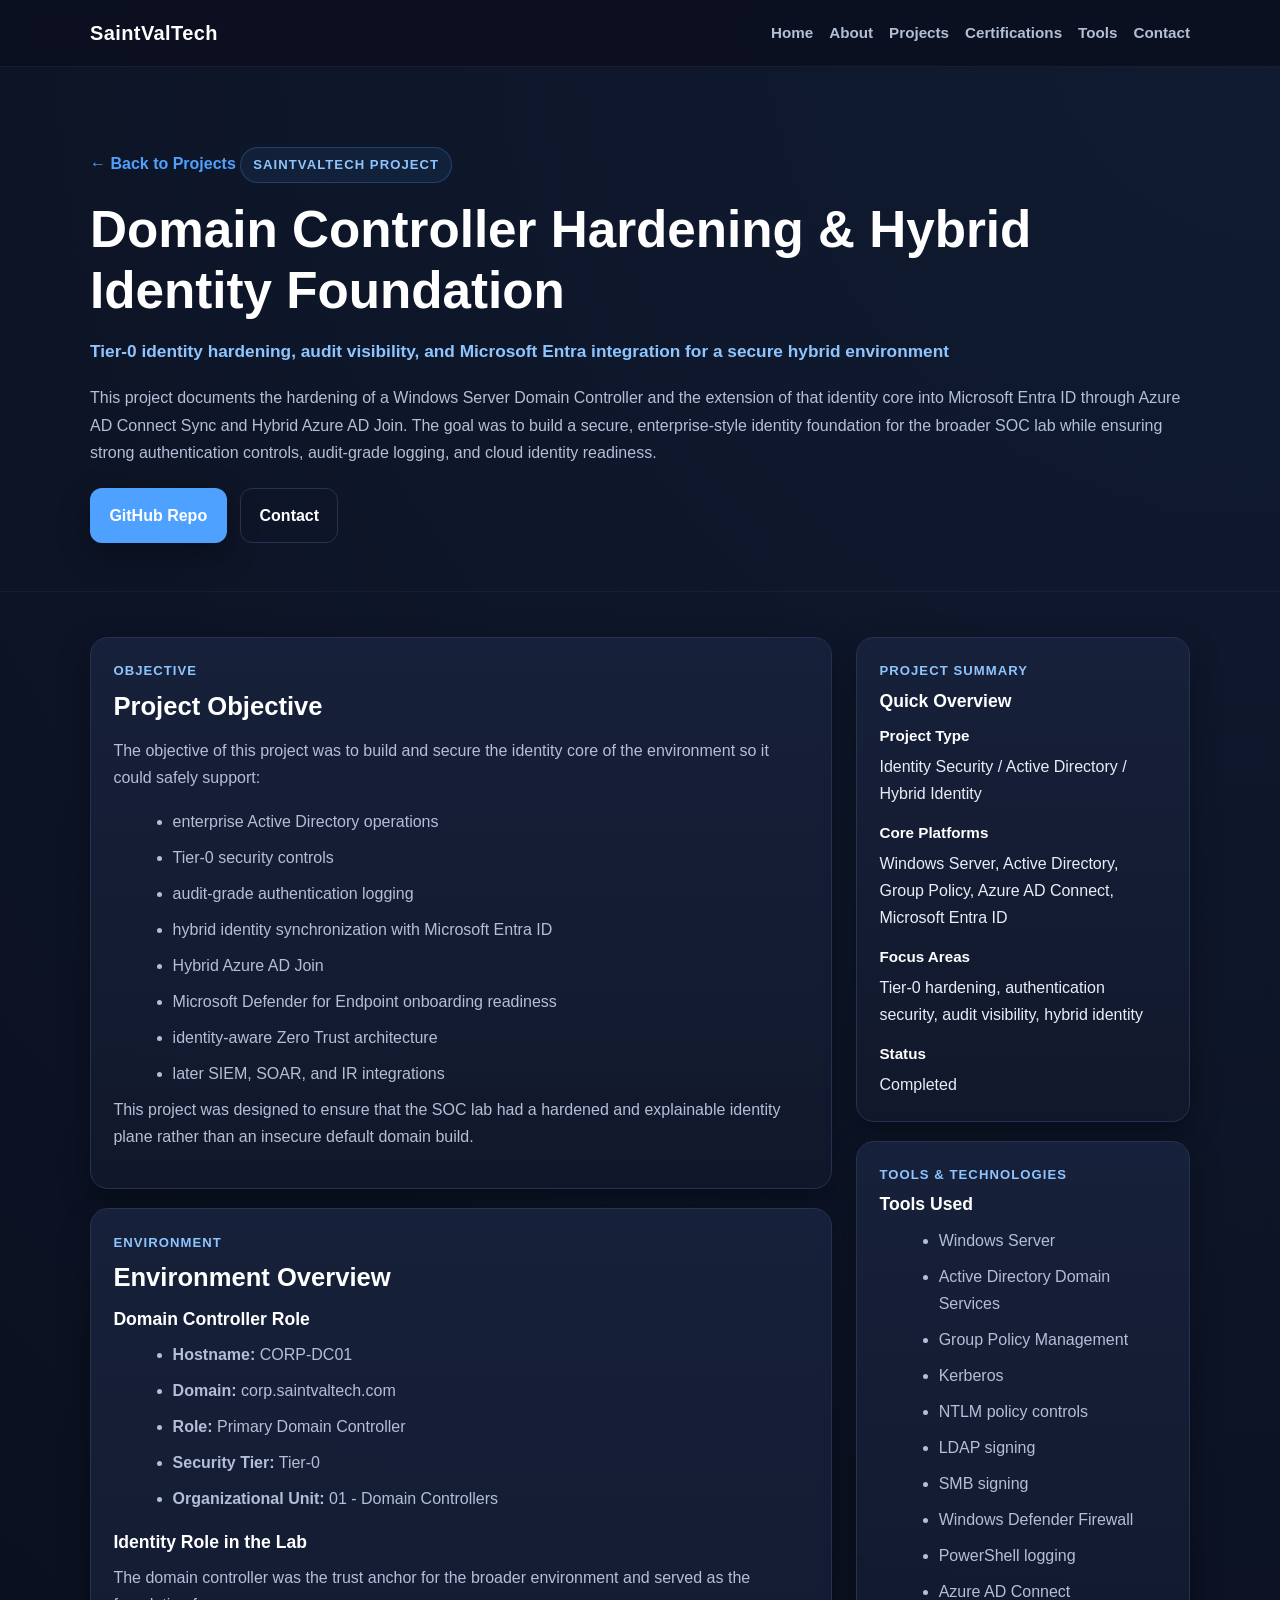
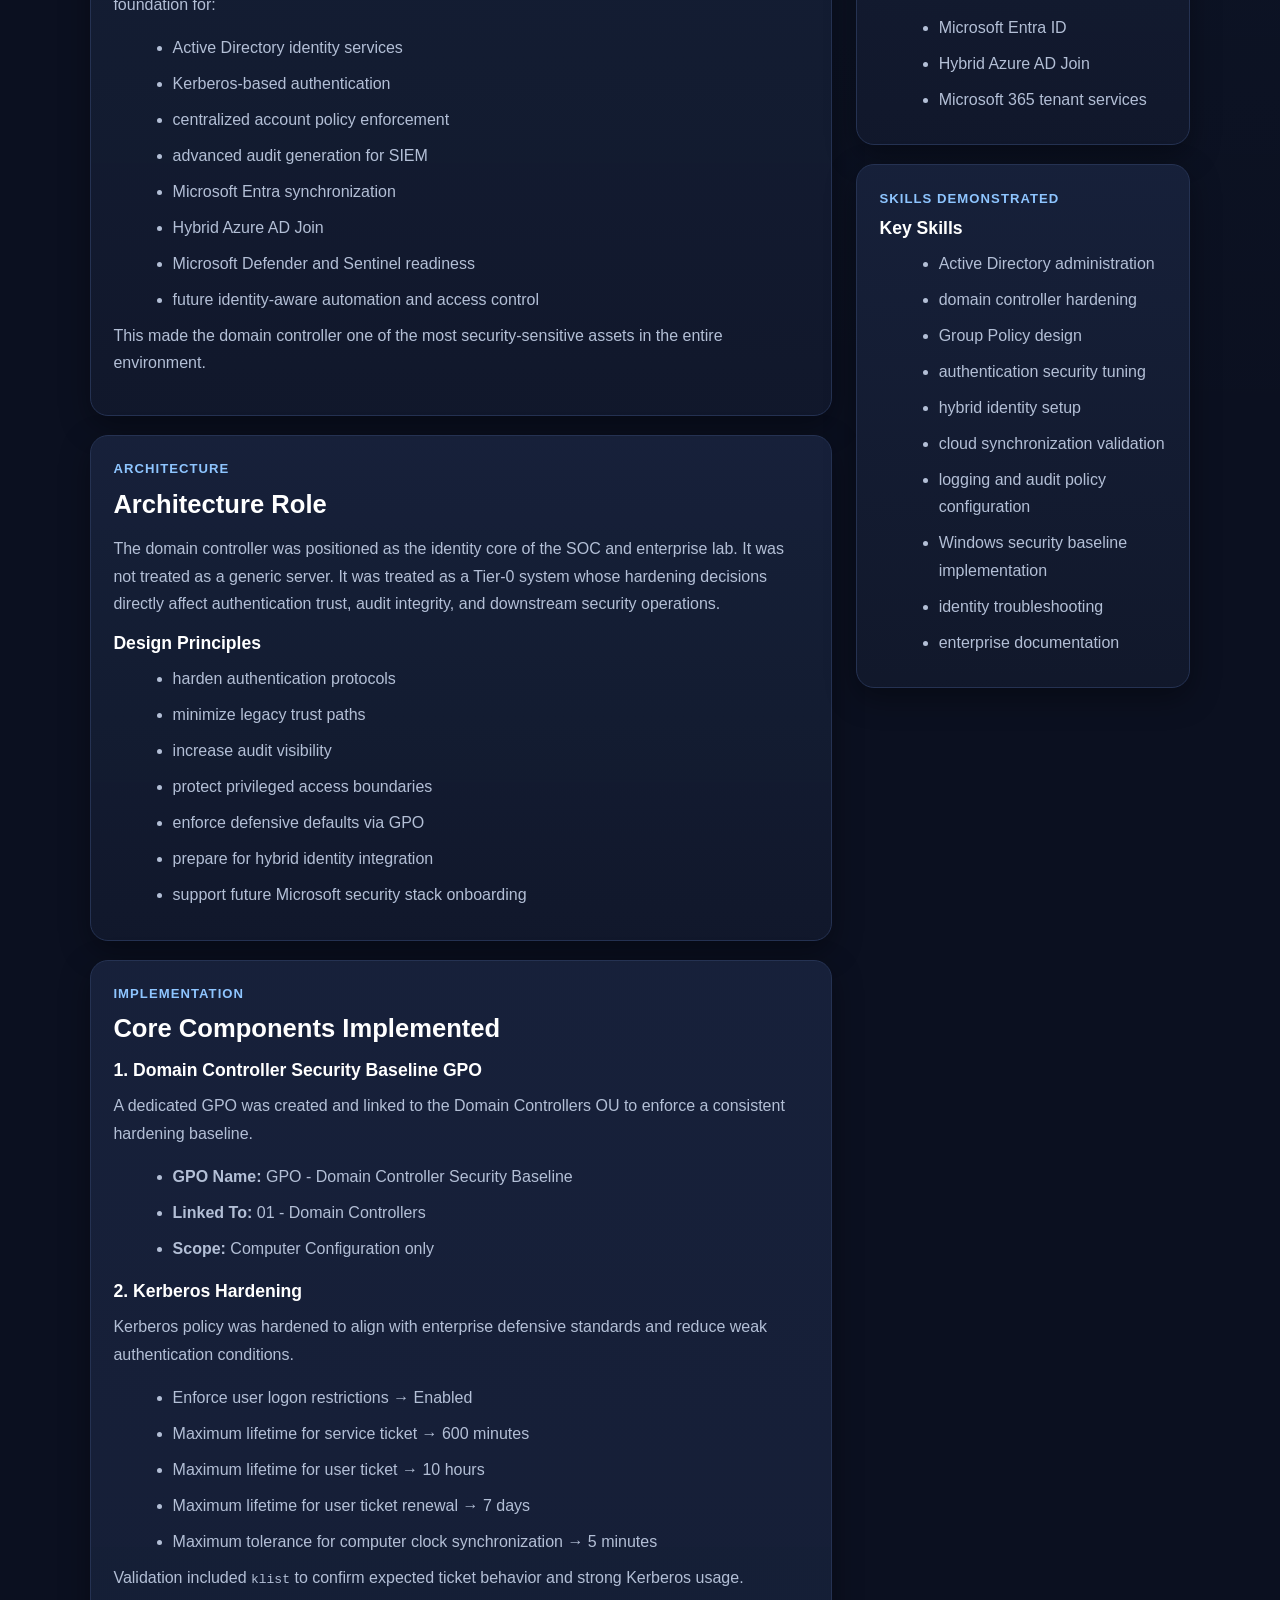
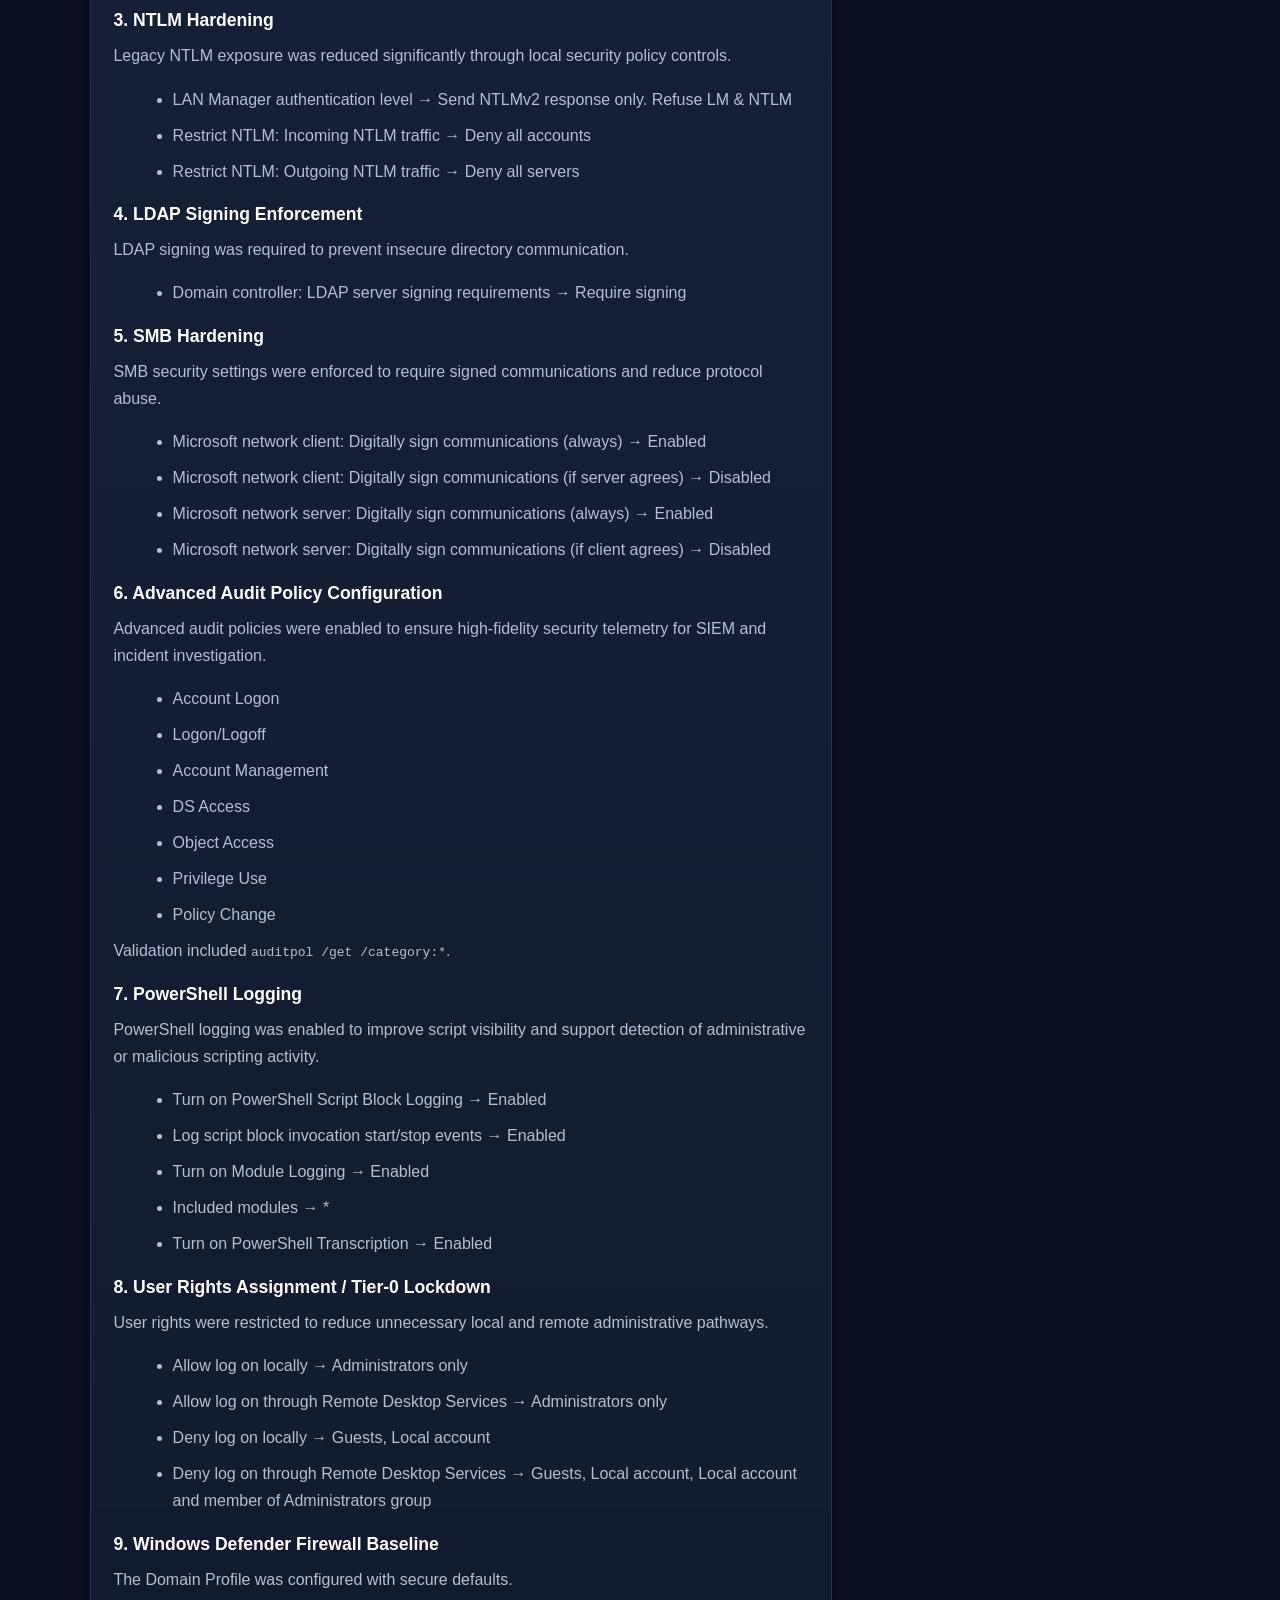
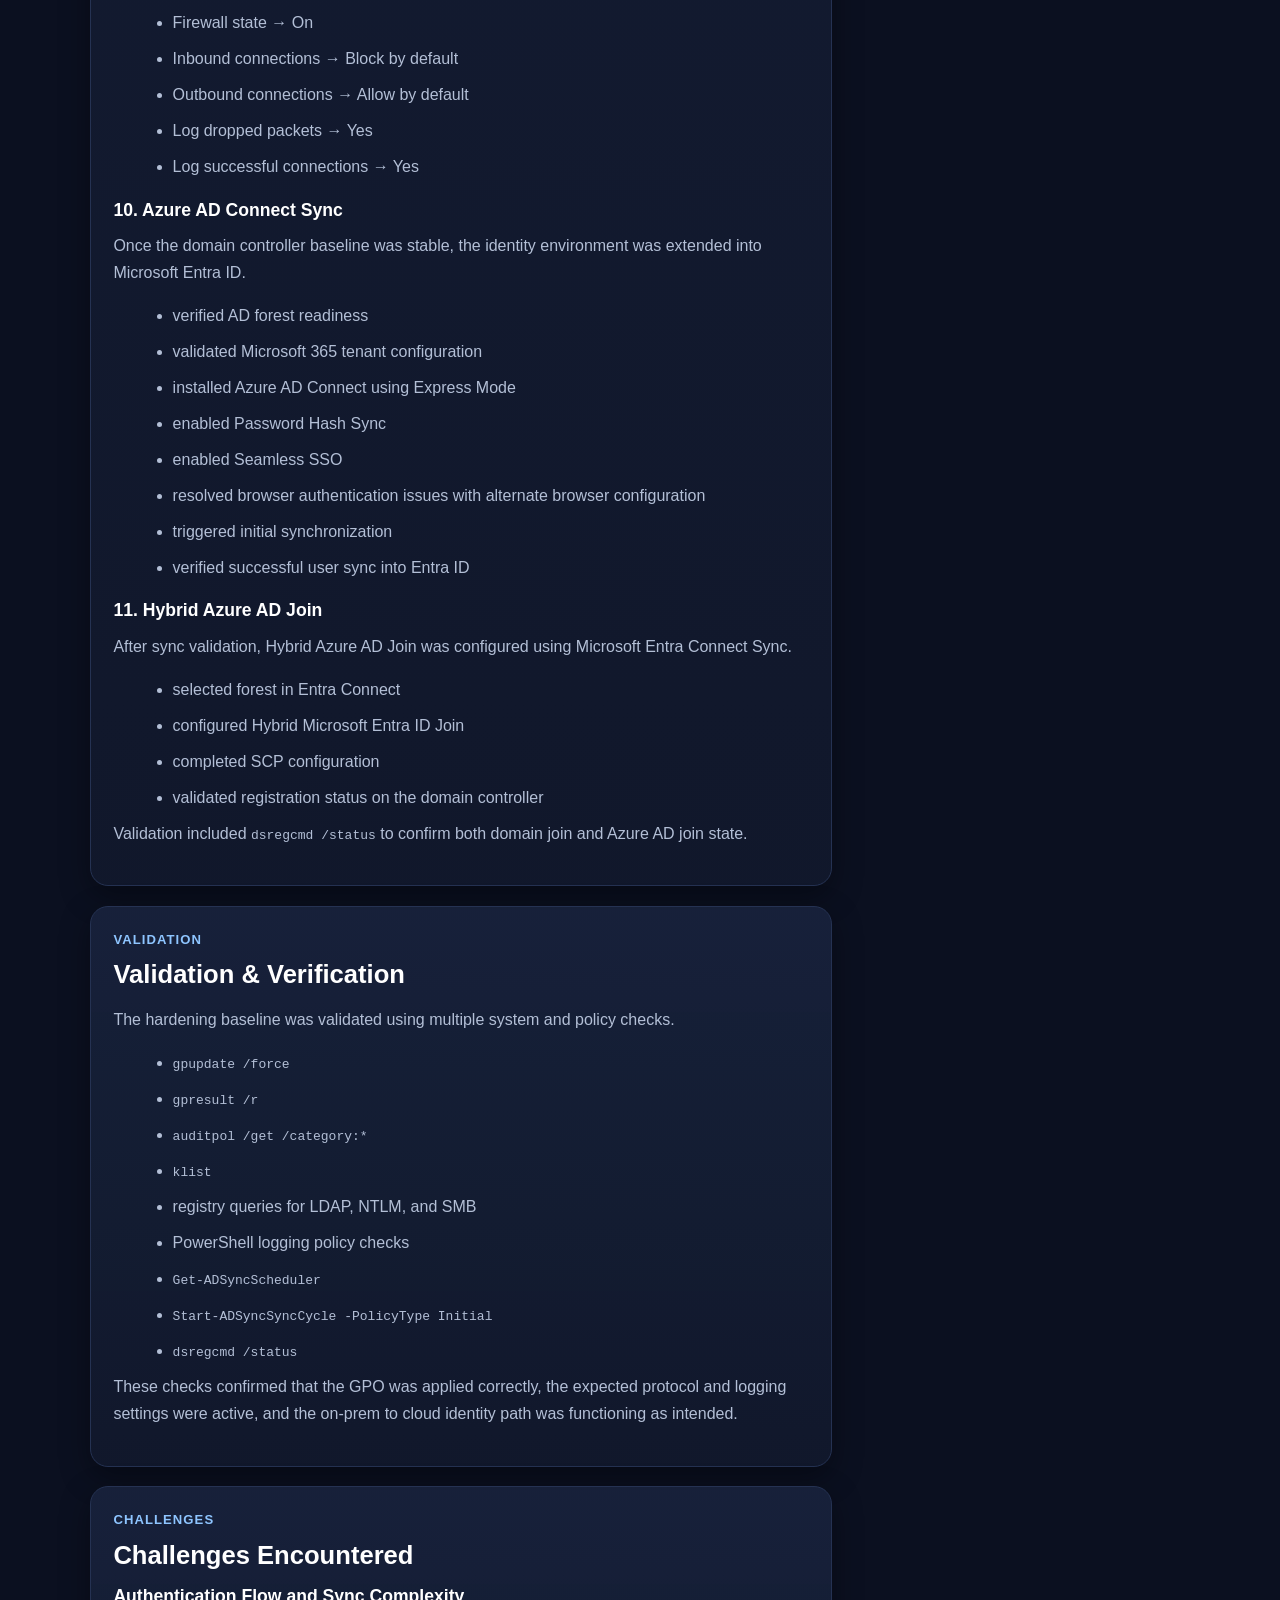
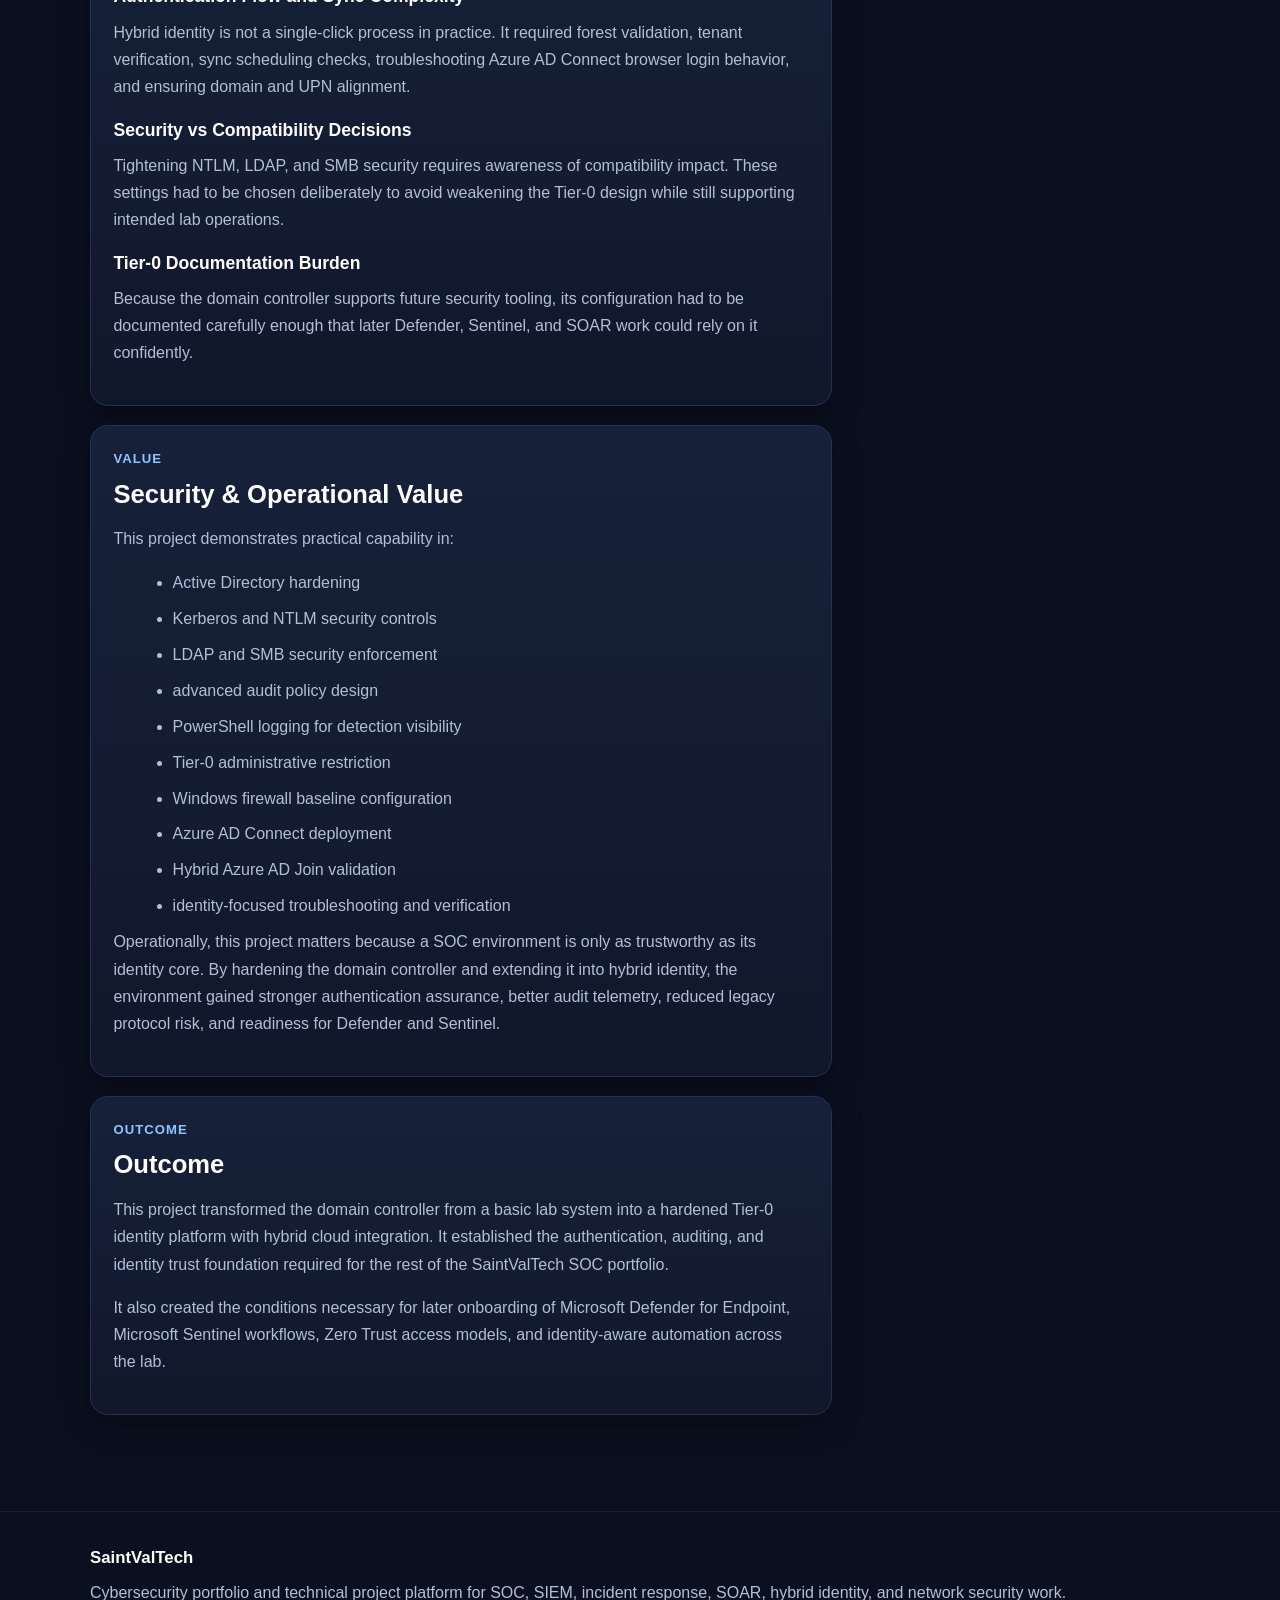
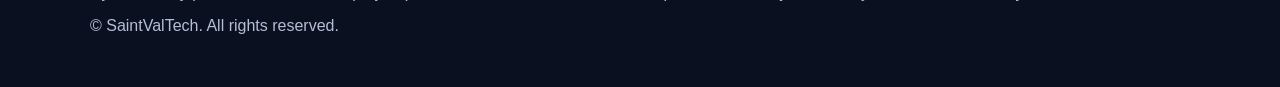
<file: project-2.html>
<!DOCTYPE html>
<html lang="en">
<head>
  <meta charset="UTF-8" />
  <meta name="viewport" content="width=device-width, initial-scale=1.0" />
  <title>Domain Controller Hardening &amp; Hybrid Identity Foundation | SaintValTech</title>
  <meta
    name="description"
    content="SaintValTech project page for Domain Controller Hardening & Hybrid Identity Foundation."
  />

  <style>
    :root {
      --bg: #0b1020;
      --bg-soft: #121a30;
      --card: #11182b;
      --card-2: #17213b;
      --text: #e8edf7;
      --muted: #b3bfd6;
      --line: #253252;
      --primary: #4ea1ff;
      --primary-dark: #2b7fe0;
      --accent: #8ec5ff;
      --success: #8ff0c8;
      --max-width: 1100px;
      --radius: 18px;
      --shadow: 0 10px 30px rgba(0, 0, 0, 0.35);
    }

    * {
      box-sizing: border-box;
    }

    html {
      scroll-behavior: smooth;
    }

    body {
      margin: 0;
      font-family: Arial, Helvetica, sans-serif;
      background:
        radial-gradient(circle at top right, rgba(78, 161, 255, 0.08), transparent 25%),
        linear-gradient(180deg, #0b1020 0%, #0b1020 100%);
      color: var(--text);
      line-height: 1.7;
    }

    a {
      color: var(--primary);
      text-decoration: none;
    }

    a:hover {
      text-decoration: underline;
    }

    .container {
      width: min(var(--max-width), calc(100% - 2rem));
      margin: 0 auto;
    }

    .site-header {
      position: sticky;
      top: 0;
      z-index: 1000;
      backdrop-filter: blur(10px);
      background: rgba(11, 16, 32, 0.92);
      border-bottom: 1px solid rgba(255, 255, 255, 0.06);
    }

    .nav {
      display: flex;
      align-items: center;
      justify-content: space-between;
      gap: 1rem;
      padding: 1rem 0;
    }

    .brand {
      font-size: 1.25rem;
      font-weight: 700;
      color: #fff;
      letter-spacing: 0.02em;
      white-space: nowrap;
    }

    .nav-links {
      display: flex;
      flex-wrap: wrap;
      gap: 1rem;
    }

    .nav-links a {
      color: var(--muted);
      font-weight: 600;
      font-size: 0.95rem;
    }

    .nav-links a:hover {
      color: #fff;
      text-decoration: none;
    }

    .hero {
      padding: 5rem 0 3rem;
      border-bottom: 1px solid rgba(255, 255, 255, 0.04);
    }

    .eyebrow {
      display: inline-block;
      margin-bottom: 1rem;
      padding: 0.35rem 0.75rem;
      border: 1px solid rgba(78, 161, 255, 0.25);
      border-radius: 999px;
      color: var(--accent);
      font-size: 0.82rem;
      font-weight: 700;
      text-transform: uppercase;
      letter-spacing: 0.08em;
      background: rgba(78, 161, 255, 0.08);
    }

    h1, h2, h3 {
      margin-top: 0;
      line-height: 1.2;
      color: #fff;
    }

    h1 {
      font-size: clamp(2.1rem, 4vw, 3.6rem);
      margin-bottom: 1rem;
    }

    h2 {
      font-size: clamp(1.4rem, 2vw, 2rem);
      margin-bottom: 1rem;
    }

    h3 {
      font-size: 1.1rem;
      margin-bottom: 0.7rem;
    }

    .subtitle {
      font-size: 1.08rem;
      color: var(--accent);
      font-weight: 700;
      margin-bottom: 1.1rem;
    }

    p {
      color: var(--muted);
      margin: 0 0 1rem;
    }

    .hero-actions {
      display: flex;
      flex-wrap: wrap;
      gap: 0.85rem;
      margin-top: 1.4rem;
    }

    .btn {
      display: inline-flex;
      align-items: center;
      justify-content: center;
      min-height: 46px;
      padding: 0.8rem 1.15rem;
      border-radius: 12px;
      border: 1px solid transparent;
      font-weight: 700;
      transition: 0.2s ease;
      text-decoration: none;
      cursor: pointer;
    }

    .btn:hover {
      text-decoration: none;
      transform: translateY(-1px);
    }

    .btn-primary {
      background: var(--primary);
      color: #fff;
      box-shadow: var(--shadow);
    }

    .btn-primary:hover {
      background: var(--primary-dark);
    }

    .btn-secondary {
      background: transparent;
      color: #fff;
      border-color: var(--line);
    }

    .btn-secondary:hover {
      border-color: var(--primary);
      color: var(--accent);
    }

    .section {
      padding: 2.8rem 0;
    }

    .content-grid {
      display: grid;
      grid-template-columns: 2fr 0.9fr;
      gap: 1.5rem;
      align-items: start;
    }

    .side-card,
    .section-card {
      background: linear-gradient(180deg, rgba(23, 33, 59, 0.95), rgba(17, 24, 43, 0.98));
      border: 1px solid var(--line);
      border-radius: var(--radius);
      padding: 1.4rem;
      box-shadow: var(--shadow);
    }

    .section-card {
      margin-bottom: 1.2rem;
    }

    .muted-label {
      color: var(--accent);
      text-transform: uppercase;
      letter-spacing: 0.08em;
      font-size: 0.82rem;
      font-weight: 700;
      margin-bottom: 0.5rem;
    }

    ul {
      margin: 0.6rem 0 0 1.2rem;
      color: var(--muted);
    }

    li {
      margin-bottom: 0.55rem;
    }

    .meta-list {
      display: grid;
      gap: 0.8rem;
    }

    .meta-item strong {
      display: block;
      color: #fff;
      margin-bottom: 0.25rem;
      font-size: 0.95rem;
    }

    .back-link {
      display: inline-block;
      margin-bottom: 1.2rem;
      font-weight: 700;
    }

    .site-footer {
      border-top: 1px solid rgba(255,255,255,0.06);
      padding: 2rem 0 3rem;
      margin-top: 2rem;
    }

    .footer-inner {
      display: flex;
      flex-direction: column;
      gap: 0.4rem;
      color: var(--muted);
    }

    .footer-brand {
      color: #fff;
      font-weight: 700;
      font-size: 1.05rem;
    }

    @media (max-width: 900px) {
      .content-grid {
        grid-template-columns: 1fr;
      }
    }

    @media (max-width: 760px) {
      .nav {
        flex-direction: column;
        align-items: flex-start;
      }

      .hero {
        padding-top: 4.5rem;
      }
    }
  </style>
</head>
<body>

  <header class="site-header">
    <div class="container nav">
      <a class="brand" href="index.html">SaintValTech</a>
      <nav class="nav-links">
        <a href="index.html">Home</a>
        <a href="index.html#about">About</a>
        <a href="index.html#projects">Projects</a>
        <a href="index.html#certifications">Certifications</a>
        <a href="index.html#tools">Tools</a>
        <a href="index.html#contact">Contact</a>
      </nav>
    </div>
  </header>

  <main>
    <section class="hero">
      <div class="container">
        <a class="back-link" href="index.html#projects">← Back to Projects</a>
        <div class="eyebrow">SaintValTech Project</div>
        <h1>Domain Controller Hardening &amp; Hybrid Identity Foundation</h1>
        <div class="subtitle">Tier-0 identity hardening, audit visibility, and Microsoft Entra integration for a secure hybrid environment</div>
        <p>
          This project documents the hardening of a Windows Server Domain Controller and the extension
          of that identity core into Microsoft Entra ID through Azure AD Connect Sync and Hybrid Azure AD Join.
          The goal was to build a secure, enterprise-style identity foundation for the broader SOC lab while
          ensuring strong authentication controls, audit-grade logging, and cloud identity readiness.
        </p>

        <div class="hero-actions">
          <a class="btn btn-primary" href="https://github.com/SaintValTech/SaintValTech-Homelab/tree/main/docs/project-2-domain-controller-hardening-hybrid-identity-foundation" target="_blank" rel="noopener noreferrer">GitHub Repo</a>
          <a class="btn btn-secondary" href="index.html#contact">Contact</a>
        </div>
      </div>
    </section>

    <section class="section">
      <div class="container content-grid">
        <div>
          <div class="section-card">
            <div class="muted-label">Objective</div>
            <h2>Project Objective</h2>
            <p>
              The objective of this project was to build and secure the identity core of the environment
              so it could safely support:
            </p>
            <ul>
              <li>enterprise Active Directory operations</li>
              <li>Tier-0 security controls</li>
              <li>audit-grade authentication logging</li>
              <li>hybrid identity synchronization with Microsoft Entra ID</li>
              <li>Hybrid Azure AD Join</li>
              <li>Microsoft Defender for Endpoint onboarding readiness</li>
              <li>identity-aware Zero Trust architecture</li>
              <li>later SIEM, SOAR, and IR integrations</li>
            </ul>
            <p>
              This project was designed to ensure that the SOC lab had a hardened and explainable identity plane
              rather than an insecure default domain build.
            </p>
          </div>

          <div class="section-card">
            <div class="muted-label">Environment</div>
            <h2>Environment Overview</h2>

            <h3>Domain Controller Role</h3>
            <ul>
              <li><strong>Hostname:</strong> CORP-DC01</li>
              <li><strong>Domain:</strong> corp.saintvaltech.com</li>
              <li><strong>Role:</strong> Primary Domain Controller</li>
              <li><strong>Security Tier:</strong> Tier-0</li>
              <li><strong>Organizational Unit:</strong> 01 - Domain Controllers</li>
            </ul>

            <h3 style="margin-top: 1.2rem;">Identity Role in the Lab</h3>
            <p>
              The domain controller was the trust anchor for the broader environment and served as the foundation for:
            </p>
            <ul>
              <li>Active Directory identity services</li>
              <li>Kerberos-based authentication</li>
              <li>centralized account policy enforcement</li>
              <li>advanced audit generation for SIEM</li>
              <li>Microsoft Entra synchronization</li>
              <li>Hybrid Azure AD Join</li>
              <li>Microsoft Defender and Sentinel readiness</li>
              <li>future identity-aware automation and access control</li>
            </ul>

            <p>
              This made the domain controller one of the most security-sensitive assets in the entire environment.
            </p>
          </div>

          <div class="section-card">
            <div class="muted-label">Architecture</div>
            <h2>Architecture Role</h2>
            <p>
              The domain controller was positioned as the identity core of the SOC and enterprise lab.
              It was not treated as a generic server. It was treated as a Tier-0 system whose hardening
              decisions directly affect authentication trust, audit integrity, and downstream security operations.
            </p>

            <h3>Design Principles</h3>
            <ul>
              <li>harden authentication protocols</li>
              <li>minimize legacy trust paths</li>
              <li>increase audit visibility</li>
              <li>protect privileged access boundaries</li>
              <li>enforce defensive defaults via GPO</li>
              <li>prepare for hybrid identity integration</li>
              <li>support future Microsoft security stack onboarding</li>
            </ul>
          </div>

          <div class="section-card">
            <div class="muted-label">Implementation</div>
            <h2>Core Components Implemented</h2>

            <h3>1. Domain Controller Security Baseline GPO</h3>
            <p>
              A dedicated GPO was created and linked to the Domain Controllers OU to enforce a consistent hardening baseline.
            </p>
            <ul>
              <li><strong>GPO Name:</strong> GPO - Domain Controller Security Baseline</li>
              <li><strong>Linked To:</strong> 01 - Domain Controllers</li>
              <li><strong>Scope:</strong> Computer Configuration only</li>
            </ul>

            <h3 style="margin-top: 1.2rem;">2. Kerberos Hardening</h3>
            <p>Kerberos policy was hardened to align with enterprise defensive standards and reduce weak authentication conditions.</p>
            <ul>
              <li>Enforce user logon restrictions → Enabled</li>
              <li>Maximum lifetime for service ticket → 600 minutes</li>
              <li>Maximum lifetime for user ticket → 10 hours</li>
              <li>Maximum lifetime for user ticket renewal → 7 days</li>
              <li>Maximum tolerance for computer clock synchronization → 5 minutes</li>
            </ul>
            <p>
              Validation included <code>klist</code> to confirm expected ticket behavior and strong Kerberos usage.
            </p>

            <h3 style="margin-top: 1.2rem;">3. NTLM Hardening</h3>
            <p>Legacy NTLM exposure was reduced significantly through local security policy controls.</p>
            <ul>
              <li>LAN Manager authentication level → Send NTLMv2 response only. Refuse LM &amp; NTLM</li>
              <li>Restrict NTLM: Incoming NTLM traffic → Deny all accounts</li>
              <li>Restrict NTLM: Outgoing NTLM traffic → Deny all servers</li>
            </ul>

            <h3 style="margin-top: 1.2rem;">4. LDAP Signing Enforcement</h3>
            <p>
              LDAP signing was required to prevent insecure directory communication.
            </p>
            <ul>
              <li>Domain controller: LDAP server signing requirements → Require signing</li>
            </ul>

            <h3 style="margin-top: 1.2rem;">5. SMB Hardening</h3>
            <p>SMB security settings were enforced to require signed communications and reduce protocol abuse.</p>
            <ul>
              <li>Microsoft network client: Digitally sign communications (always) → Enabled</li>
              <li>Microsoft network client: Digitally sign communications (if server agrees) → Disabled</li>
              <li>Microsoft network server: Digitally sign communications (always) → Enabled</li>
              <li>Microsoft network server: Digitally sign communications (if client agrees) → Disabled</li>
            </ul>

            <h3 style="margin-top: 1.2rem;">6. Advanced Audit Policy Configuration</h3>
            <p>
              Advanced audit policies were enabled to ensure high-fidelity security telemetry for SIEM and incident investigation.
            </p>
            <ul>
              <li>Account Logon</li>
              <li>Logon/Logoff</li>
              <li>Account Management</li>
              <li>DS Access</li>
              <li>Object Access</li>
              <li>Privilege Use</li>
              <li>Policy Change</li>
            </ul>
            <p>
              Validation included <code>auditpol /get /category:*</code>.
            </p>

            <h3 style="margin-top: 1.2rem;">7. PowerShell Logging</h3>
            <p>
              PowerShell logging was enabled to improve script visibility and support detection of administrative or malicious scripting activity.
            </p>
            <ul>
              <li>Turn on PowerShell Script Block Logging → Enabled</li>
              <li>Log script block invocation start/stop events → Enabled</li>
              <li>Turn on Module Logging → Enabled</li>
              <li>Included modules → *</li>
              <li>Turn on PowerShell Transcription → Enabled</li>
            </ul>

            <h3 style="margin-top: 1.2rem;">8. User Rights Assignment / Tier-0 Lockdown</h3>
            <p>
              User rights were restricted to reduce unnecessary local and remote administrative pathways.
            </p>
            <ul>
              <li>Allow log on locally → Administrators only</li>
              <li>Allow log on through Remote Desktop Services → Administrators only</li>
              <li>Deny log on locally → Guests, Local account</li>
              <li>Deny log on through Remote Desktop Services → Guests, Local account, Local account and member of Administrators group</li>
            </ul>

            <h3 style="margin-top: 1.2rem;">9. Windows Defender Firewall Baseline</h3>
            <p>
              The Domain Profile was configured with secure defaults.
            </p>
            <ul>
              <li>Firewall state → On</li>
              <li>Inbound connections → Block by default</li>
              <li>Outbound connections → Allow by default</li>
              <li>Log dropped packets → Yes</li>
              <li>Log successful connections → Yes</li>
            </ul>

            <h3 style="margin-top: 1.2rem;">10. Azure AD Connect Sync</h3>
            <p>
              Once the domain controller baseline was stable, the identity environment was extended into Microsoft Entra ID.
            </p>
            <ul>
              <li>verified AD forest readiness</li>
              <li>validated Microsoft 365 tenant configuration</li>
              <li>installed Azure AD Connect using Express Mode</li>
              <li>enabled Password Hash Sync</li>
              <li>enabled Seamless SSO</li>
              <li>resolved browser authentication issues with alternate browser configuration</li>
              <li>triggered initial synchronization</li>
              <li>verified successful user sync into Entra ID</li>
            </ul>

            <h3 style="margin-top: 1.2rem;">11. Hybrid Azure AD Join</h3>
            <p>
              After sync validation, Hybrid Azure AD Join was configured using Microsoft Entra Connect Sync.
            </p>
            <ul>
              <li>selected forest in Entra Connect</li>
              <li>configured Hybrid Microsoft Entra ID Join</li>
              <li>completed SCP configuration</li>
              <li>validated registration status on the domain controller</li>
            </ul>
            <p>
              Validation included <code>dsregcmd /status</code> to confirm both domain join and Azure AD join state.
            </p>
          </div>

          <div class="section-card">
            <div class="muted-label">Validation</div>
            <h2>Validation &amp; Verification</h2>
            <p>
              The hardening baseline was validated using multiple system and policy checks.
            </p>
            <ul>
              <li><code>gpupdate /force</code></li>
              <li><code>gpresult /r</code></li>
              <li><code>auditpol /get /category:*</code></li>
              <li><code>klist</code></li>
              <li>registry queries for LDAP, NTLM, and SMB</li>
              <li>PowerShell logging policy checks</li>
              <li><code>Get-ADSyncScheduler</code></li>
              <li><code>Start-ADSyncSyncCycle -PolicyType Initial</code></li>
              <li><code>dsregcmd /status</code></li>
            </ul>
            <p>
              These checks confirmed that the GPO was applied correctly, the expected protocol and logging settings were active,
              and the on-prem to cloud identity path was functioning as intended.
            </p>
          </div>

          <div class="section-card">
            <div class="muted-label">Challenges</div>
            <h2>Challenges Encountered</h2>

            <h3>Authentication Flow and Sync Complexity</h3>
            <p>
              Hybrid identity is not a single-click process in practice. It required forest validation, tenant verification,
              sync scheduling checks, troubleshooting Azure AD Connect browser login behavior, and ensuring domain and UPN alignment.
            </p>

            <h3 style="margin-top: 1.2rem;">Security vs Compatibility Decisions</h3>
            <p>
              Tightening NTLM, LDAP, and SMB security requires awareness of compatibility impact.
              These settings had to be chosen deliberately to avoid weakening the Tier-0 design while still supporting intended lab operations.
            </p>

            <h3 style="margin-top: 1.2rem;">Tier-0 Documentation Burden</h3>
            <p>
              Because the domain controller supports future security tooling, its configuration had to be documented carefully enough
              that later Defender, Sentinel, and SOAR work could rely on it confidently.
            </p>
          </div>

          <div class="section-card">
            <div class="muted-label">Value</div>
            <h2>Security &amp; Operational Value</h2>
            <p>
              This project demonstrates practical capability in:
            </p>
            <ul>
              <li>Active Directory hardening</li>
              <li>Kerberos and NTLM security controls</li>
              <li>LDAP and SMB security enforcement</li>
              <li>advanced audit policy design</li>
              <li>PowerShell logging for detection visibility</li>
              <li>Tier-0 administrative restriction</li>
              <li>Windows firewall baseline configuration</li>
              <li>Azure AD Connect deployment</li>
              <li>Hybrid Azure AD Join validation</li>
              <li>identity-focused troubleshooting and verification</li>
            </ul>
            <p>
              Operationally, this project matters because a SOC environment is only as trustworthy as its identity core.
              By hardening the domain controller and extending it into hybrid identity, the environment gained stronger
              authentication assurance, better audit telemetry, reduced legacy protocol risk, and readiness for Defender and Sentinel.
            </p>
          </div>

          <div class="section-card">
            <div class="muted-label">Outcome</div>
            <h2>Outcome</h2>
            <p>
              This project transformed the domain controller from a basic lab system into a hardened Tier-0 identity platform
              with hybrid cloud integration. It established the authentication, auditing, and identity trust foundation required
              for the rest of the SaintValTech SOC portfolio.
            </p>
            <p>
              It also created the conditions necessary for later onboarding of Microsoft Defender for Endpoint,
              Microsoft Sentinel workflows, Zero Trust access models, and identity-aware automation across the lab.
            </p>
          </div>
        </div>

        <aside>
          <div class="side-card">
            <div class="muted-label">Project Summary</div>
            <h3>Quick Overview</h3>
            <div class="meta-list">
              <div class="meta-item">
                <strong>Project Type</strong>
                <span>Identity Security / Active Directory / Hybrid Identity</span>
              </div>
              <div class="meta-item">
                <strong>Core Platforms</strong>
                <span>Windows Server, Active Directory, Group Policy, Azure AD Connect, Microsoft Entra ID</span>
              </div>
              <div class="meta-item">
                <strong>Focus Areas</strong>
                <span>Tier-0 hardening, authentication security, audit visibility, hybrid identity</span>
              </div>
              <div class="meta-item">
                <strong>Status</strong>
                <span>Completed</span>
              </div>
            </div>
          </div>

          <div class="side-card" style="margin-top: 1.2rem;">
            <div class="muted-label">Tools &amp; Technologies</div>
            <h3>Tools Used</h3>
            <ul>
              <li>Windows Server</li>
              <li>Active Directory Domain Services</li>
              <li>Group Policy Management</li>
              <li>Kerberos</li>
              <li>NTLM policy controls</li>
              <li>LDAP signing</li>
              <li>SMB signing</li>
              <li>Windows Defender Firewall</li>
              <li>PowerShell logging</li>
              <li>Azure AD Connect</li>
              <li>Microsoft Entra ID</li>
              <li>Hybrid Azure AD Join</li>
              <li>Microsoft 365 tenant services</li>
            </ul>
          </div>

          <div class="side-card" style="margin-top: 1.2rem;">
            <div class="muted-label">Skills Demonstrated</div>
            <h3>Key Skills</h3>
            <ul>
              <li>Active Directory administration</li>
              <li>domain controller hardening</li>
              <li>Group Policy design</li>
              <li>authentication security tuning</li>
              <li>hybrid identity setup</li>
              <li>cloud synchronization validation</li>
              <li>logging and audit policy configuration</li>
              <li>Windows security baseline implementation</li>
              <li>identity troubleshooting</li>
              <li>enterprise documentation</li>
            </ul>
          </div>
        </aside>
      </div>
    </section>
  </main>

  <footer class="site-footer">
    <div class="container footer-inner">
      <div class="footer-brand">SaintValTech</div>
      <div>Cybersecurity portfolio and technical project platform for SOC, SIEM, incident response, SOAR, hybrid identity, and network security work.</div>
      <div>© SaintValTech. All rights reserved.</div>
    </div>
  </footer>

</body>
</html>
</file>
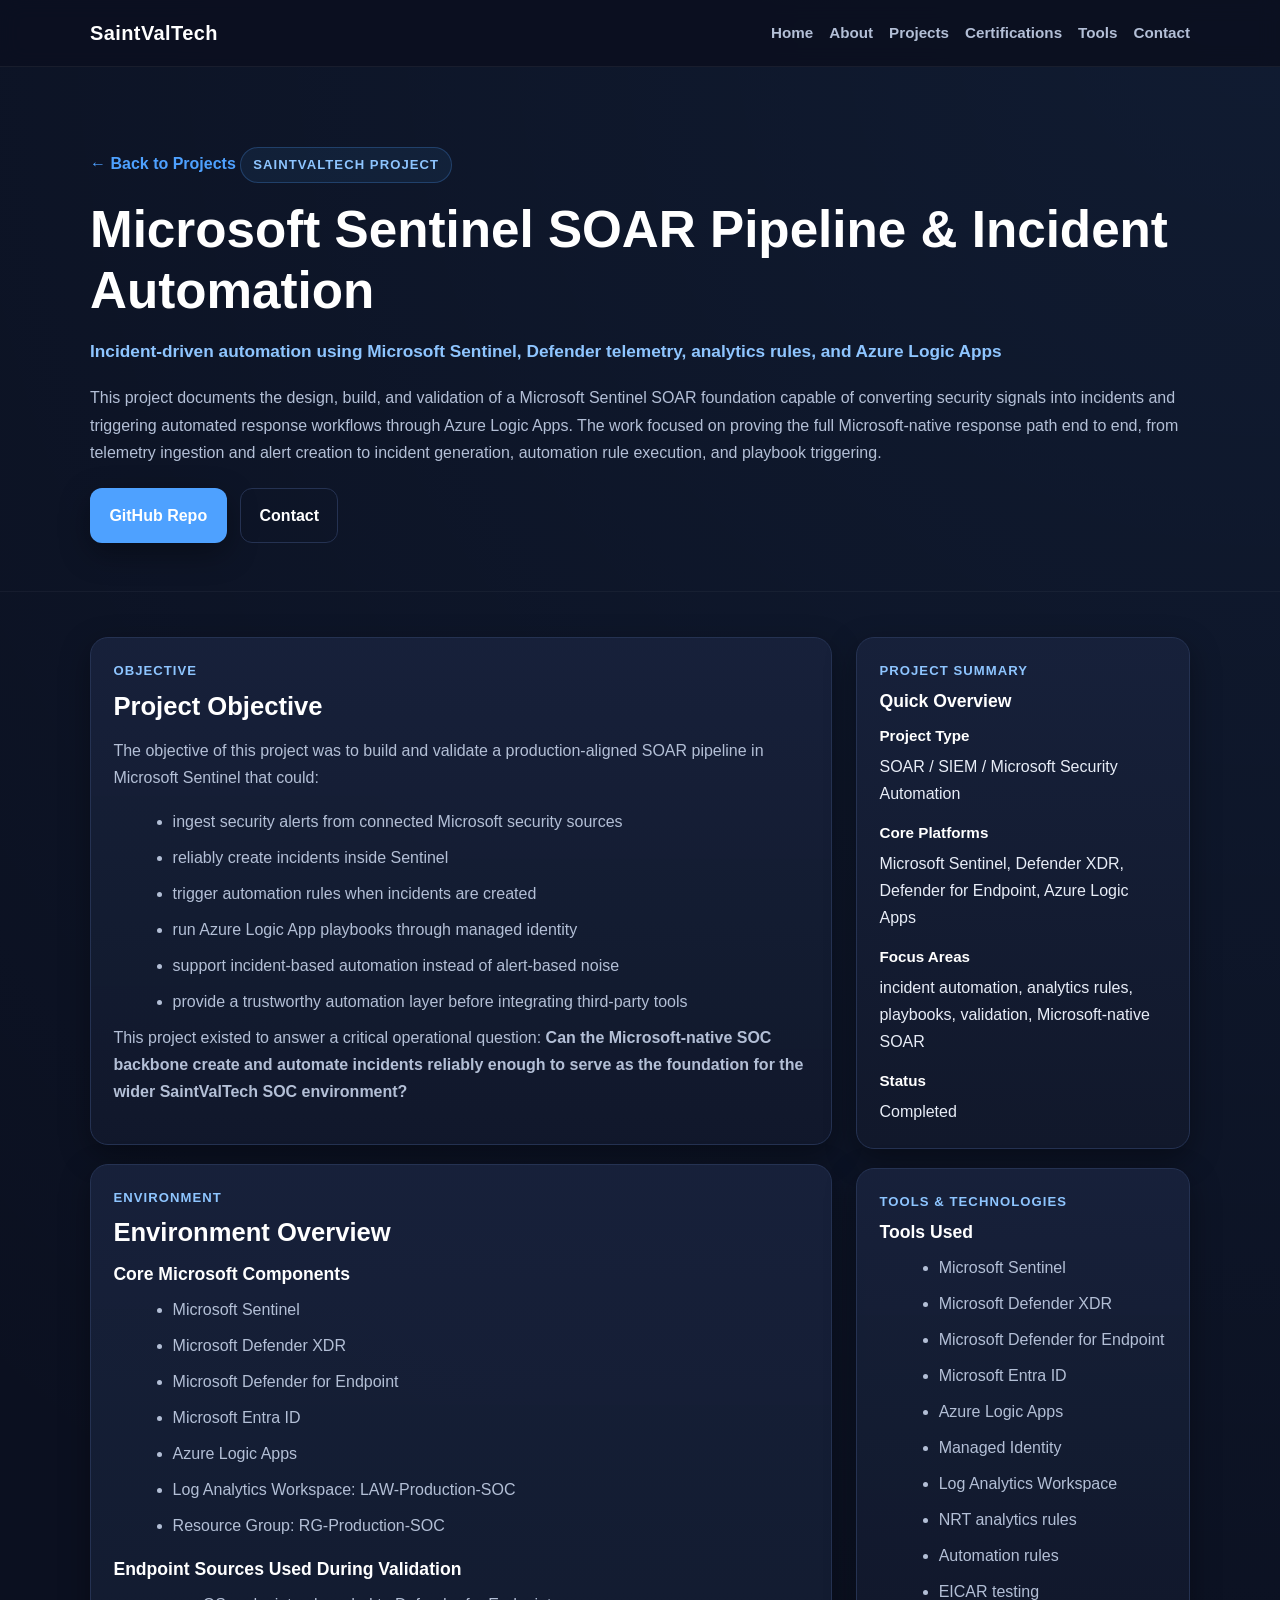
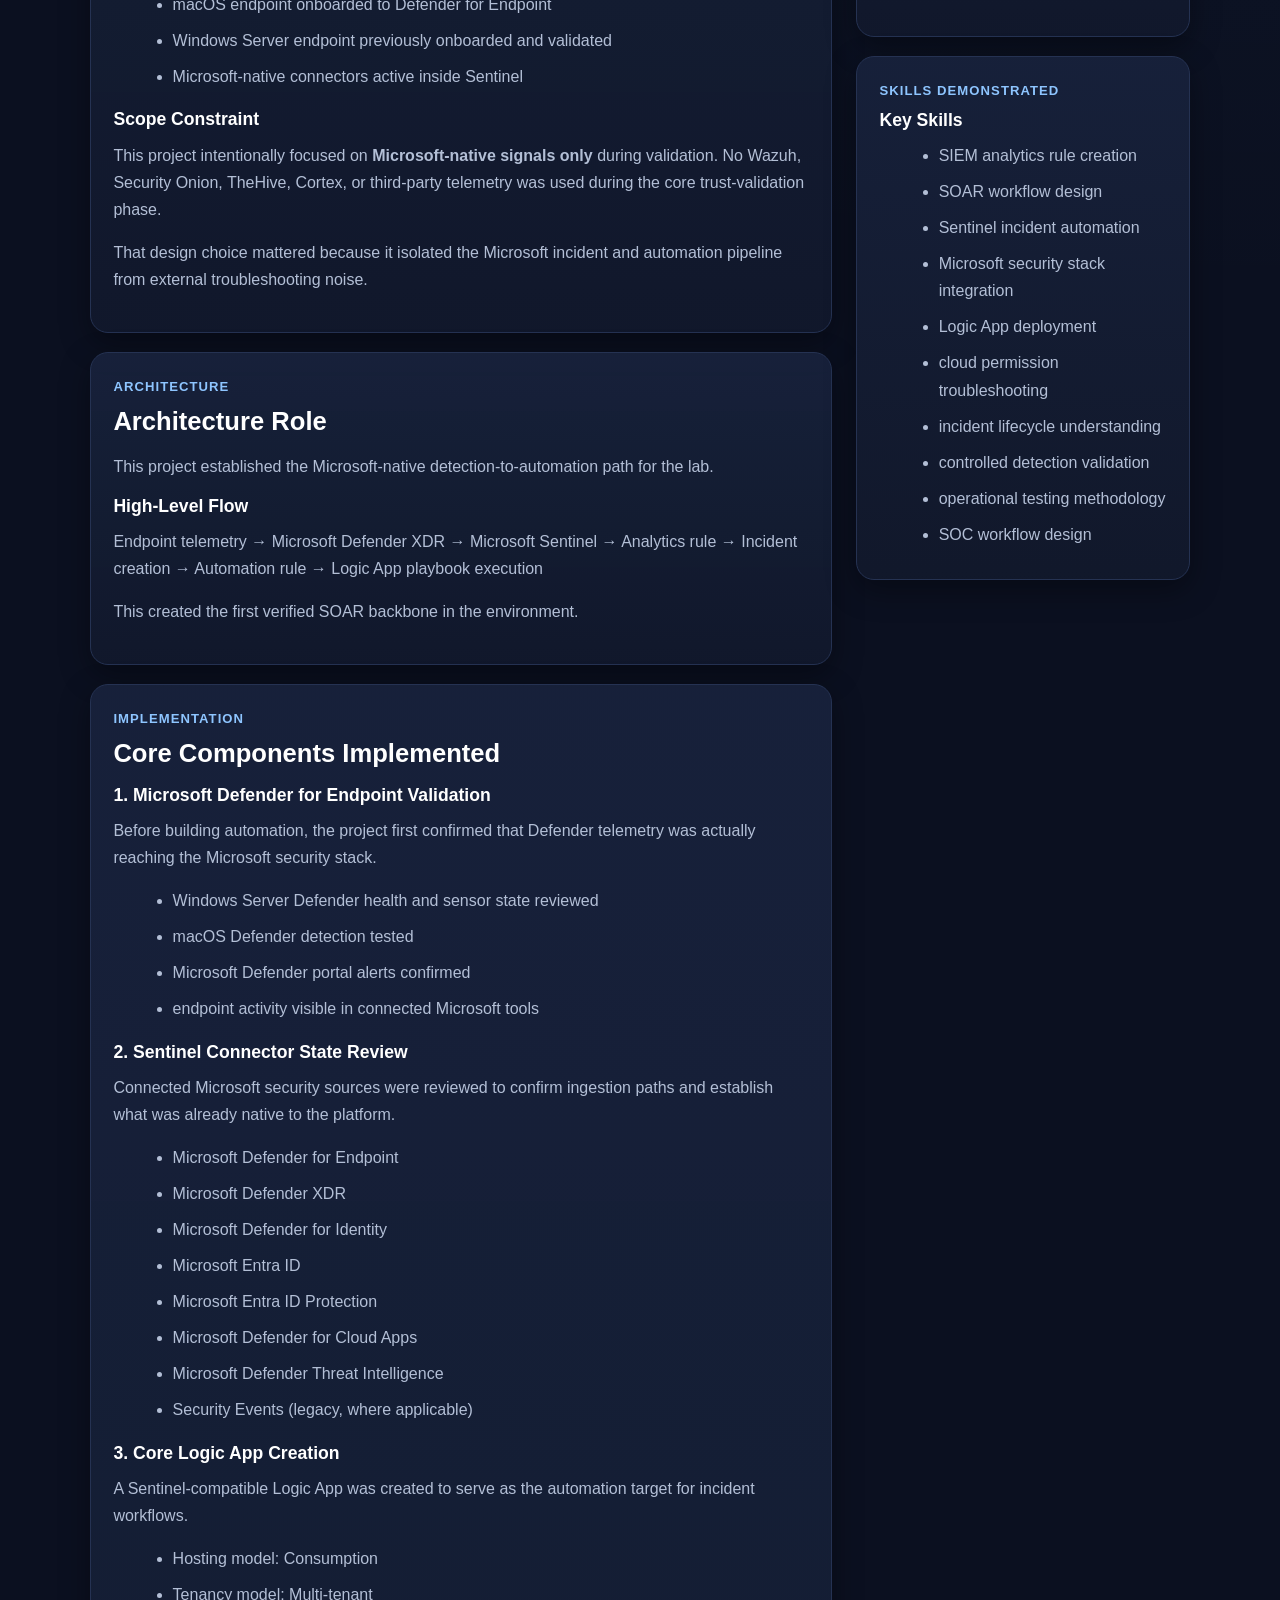
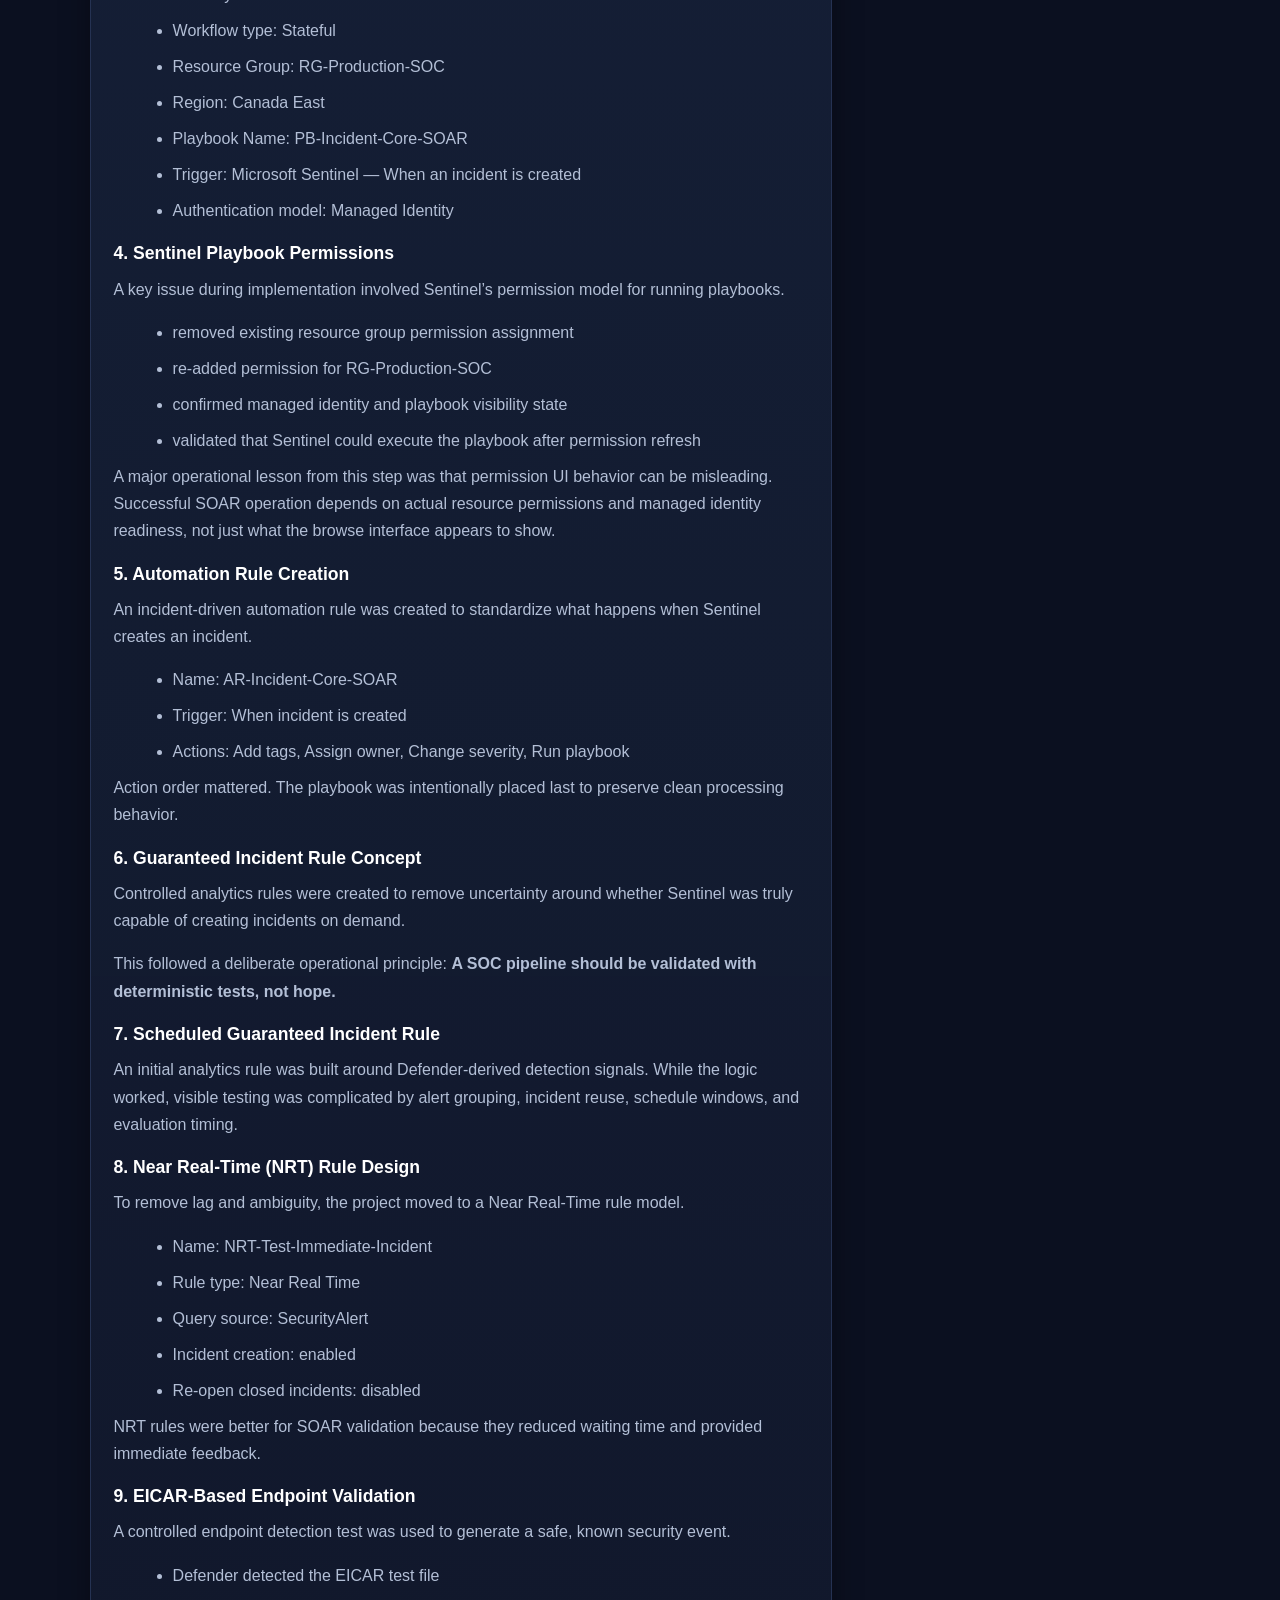
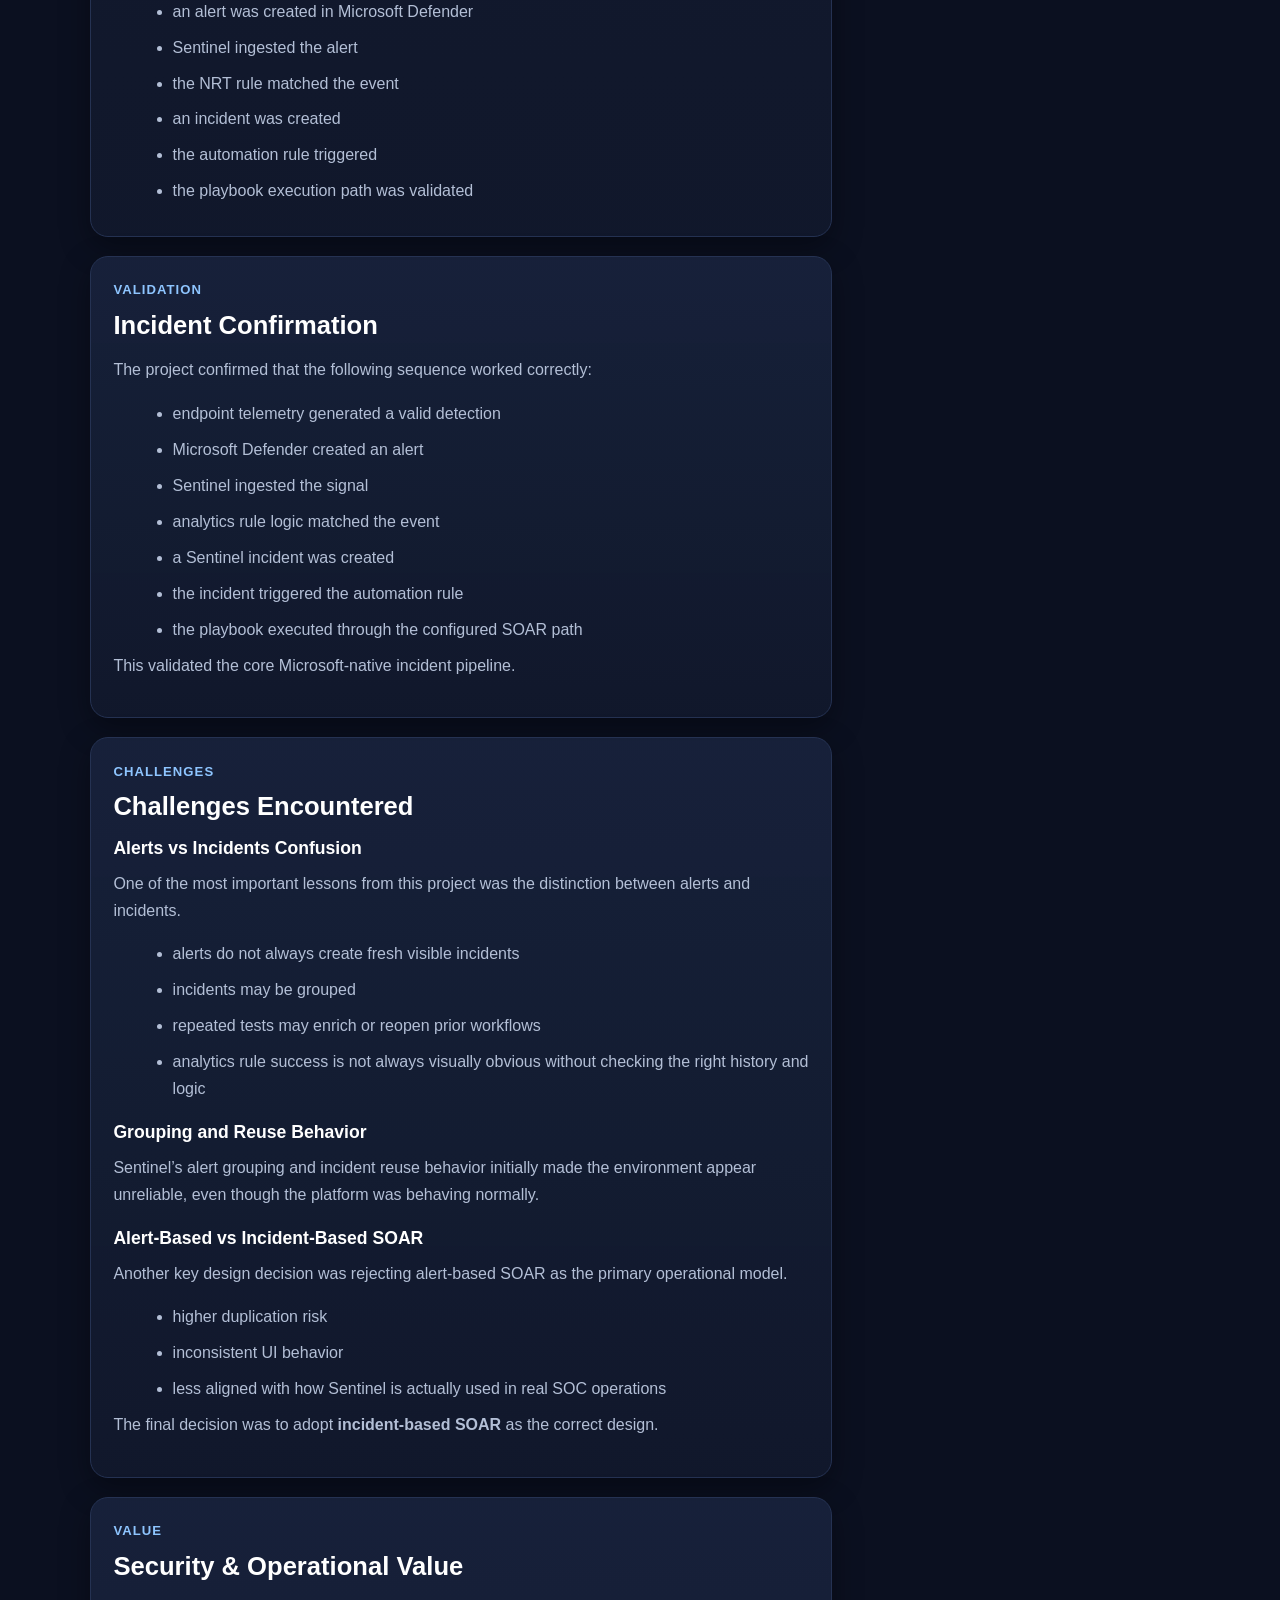
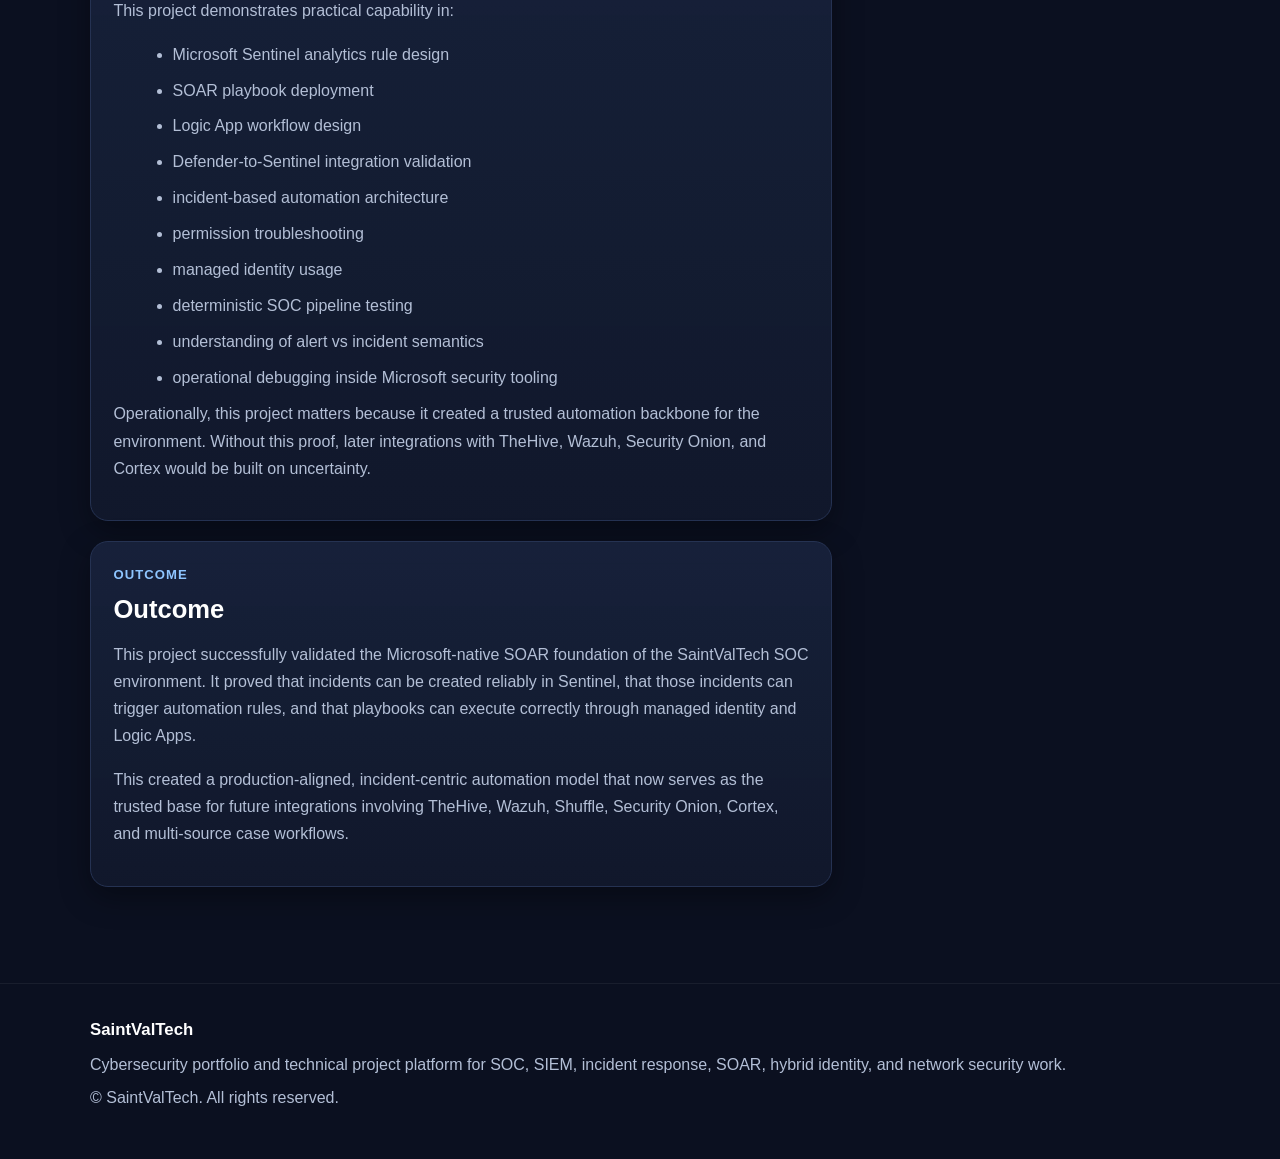
<file: project-3.html>
<!DOCTYPE html>
<html lang="en">
<head>
  <meta charset="UTF-8" />
  <meta name="viewport" content="width=device-width, initial-scale=1.0" />
  <title>Microsoft Sentinel SOAR Pipeline &amp; Incident Automation | SaintValTech</title>
  <meta
    name="description"
    content="SaintValTech project page for Microsoft Sentinel SOAR Pipeline & Incident Automation."
  />

  <style>
    :root {
      --bg: #0b1020;
      --bg-soft: #121a30;
      --card: #11182b;
      --card-2: #17213b;
      --text: #e8edf7;
      --muted: #b3bfd6;
      --line: #253252;
      --primary: #4ea1ff;
      --primary-dark: #2b7fe0;
      --accent: #8ec5ff;
      --success: #8ff0c8;
      --max-width: 1100px;
      --radius: 18px;
      --shadow: 0 10px 30px rgba(0, 0, 0, 0.35);
    }

    * {
      box-sizing: border-box;
    }

    html {
      scroll-behavior: smooth;
    }

    body {
      margin: 0;
      font-family: Arial, Helvetica, sans-serif;
      background:
        radial-gradient(circle at top right, rgba(78, 161, 255, 0.08), transparent 25%),
        linear-gradient(180deg, #0b1020 0%, #0b1020 100%);
      color: var(--text);
      line-height: 1.7;
    }

    a {
      color: var(--primary);
      text-decoration: none;
    }

    a:hover {
      text-decoration: underline;
    }

    .container {
      width: min(var(--max-width), calc(100% - 2rem));
      margin: 0 auto;
    }

    .site-header {
      position: sticky;
      top: 0;
      z-index: 1000;
      backdrop-filter: blur(10px);
      background: rgba(11, 16, 32, 0.92);
      border-bottom: 1px solid rgba(255, 255, 255, 0.06);
    }

    .nav {
      display: flex;
      align-items: center;
      justify-content: space-between;
      gap: 1rem;
      padding: 1rem 0;
    }

    .brand {
      font-size: 1.25rem;
      font-weight: 700;
      color: #fff;
      letter-spacing: 0.02em;
      white-space: nowrap;
    }

    .nav-links {
      display: flex;
      flex-wrap: wrap;
      gap: 1rem;
    }

    .nav-links a {
      color: var(--muted);
      font-weight: 600;
      font-size: 0.95rem;
    }

    .nav-links a:hover {
      color: #fff;
      text-decoration: none;
    }

    .hero {
      padding: 5rem 0 3rem;
      border-bottom: 1px solid rgba(255, 255, 255, 0.04);
    }

    .eyebrow {
      display: inline-block;
      margin-bottom: 1rem;
      padding: 0.35rem 0.75rem;
      border: 1px solid rgba(78, 161, 255, 0.25);
      border-radius: 999px;
      color: var(--accent);
      font-size: 0.82rem;
      font-weight: 700;
      text-transform: uppercase;
      letter-spacing: 0.08em;
      background: rgba(78, 161, 255, 0.08);
    }

    h1, h2, h3 {
      margin-top: 0;
      line-height: 1.2;
      color: #fff;
    }

    h1 {
      font-size: clamp(2.1rem, 4vw, 3.6rem);
      margin-bottom: 1rem;
    }

    h2 {
      font-size: clamp(1.4rem, 2vw, 2rem);
      margin-bottom: 1rem;
    }

    h3 {
      font-size: 1.1rem;
      margin-bottom: 0.7rem;
    }

    .subtitle {
      font-size: 1.08rem;
      color: var(--accent);
      font-weight: 700;
      margin-bottom: 1.1rem;
    }

    p {
      color: var(--muted);
      margin: 0 0 1rem;
    }

    .hero-actions {
      display: flex;
      flex-wrap: wrap;
      gap: 0.85rem;
      margin-top: 1.4rem;
    }

    .btn {
      display: inline-flex;
      align-items: center;
      justify-content: center;
      min-height: 46px;
      padding: 0.8rem 1.15rem;
      border-radius: 12px;
      border: 1px solid transparent;
      font-weight: 700;
      transition: 0.2s ease;
      text-decoration: none;
      cursor: pointer;
    }

    .btn:hover {
      text-decoration: none;
      transform: translateY(-1px);
    }

    .btn-primary {
      background: var(--primary);
      color: #fff;
      box-shadow: var(--shadow);
    }

    .btn-primary:hover {
      background: var(--primary-dark);
    }

    .btn-secondary {
      background: transparent;
      color: #fff;
      border-color: var(--line);
    }

    .btn-secondary:hover {
      border-color: var(--primary);
      color: var(--accent);
    }

    .section {
      padding: 2.8rem 0;
    }

    .content-grid {
      display: grid;
      grid-template-columns: 2fr 0.9fr;
      gap: 1.5rem;
      align-items: start;
    }

    .side-card,
    .section-card {
      background: linear-gradient(180deg, rgba(23, 33, 59, 0.95), rgba(17, 24, 43, 0.98));
      border: 1px solid var(--line);
      border-radius: var(--radius);
      padding: 1.4rem;
      box-shadow: var(--shadow);
    }

    .section-card {
      margin-bottom: 1.2rem;
    }

    .muted-label {
      color: var(--accent);
      text-transform: uppercase;
      letter-spacing: 0.08em;
      font-size: 0.82rem;
      font-weight: 700;
      margin-bottom: 0.5rem;
    }

    ul {
      margin: 0.6rem 0 0 1.2rem;
      color: var(--muted);
    }

    li {
      margin-bottom: 0.55rem;
    }

    .meta-list {
      display: grid;
      gap: 0.8rem;
    }

    .meta-item strong {
      display: block;
      color: #fff;
      margin-bottom: 0.25rem;
      font-size: 0.95rem;
    }

    .back-link {
      display: inline-block;
      margin-bottom: 1.2rem;
      font-weight: 700;
    }

    .site-footer {
      border-top: 1px solid rgba(255,255,255,0.06);
      padding: 2rem 0 3rem;
      margin-top: 2rem;
    }

    .footer-inner {
      display: flex;
      flex-direction: column;
      gap: 0.4rem;
      color: var(--muted);
    }

    .footer-brand {
      color: #fff;
      font-weight: 700;
      font-size: 1.05rem;
    }

    @media (max-width: 900px) {
      .content-grid {
        grid-template-columns: 1fr;
      }
    }

    @media (max-width: 760px) {
      .nav {
        flex-direction: column;
        align-items: flex-start;
      }

      .hero {
        padding-top: 4.5rem;
      }
    }
  </style>
</head>
<body>

  <header class="site-header">
    <div class="container nav">
      <a class="brand" href="index.html">SaintValTech</a>
      <nav class="nav-links">
        <a href="index.html">Home</a>
        <a href="index.html#about">About</a>
        <a href="index.html#projects">Projects</a>
        <a href="index.html#certifications">Certifications</a>
        <a href="index.html#tools">Tools</a>
        <a href="index.html#contact">Contact</a>
      </nav>
    </div>
  </header>

  <main>
    <section class="hero">
      <div class="container">
        <a class="back-link" href="index.html#projects">← Back to Projects</a>
        <div class="eyebrow">SaintValTech Project</div>
        <h1>Microsoft Sentinel SOAR Pipeline &amp; Incident Automation</h1>
        <div class="subtitle">Incident-driven automation using Microsoft Sentinel, Defender telemetry, analytics rules, and Azure Logic Apps</div>
        <p>
          This project documents the design, build, and validation of a Microsoft Sentinel SOAR foundation
          capable of converting security signals into incidents and triggering automated response workflows
          through Azure Logic Apps. The work focused on proving the full Microsoft-native response path end to end,
          from telemetry ingestion and alert creation to incident generation, automation rule execution, and playbook triggering.
        </p>

        <div class="hero-actions">
          <a class="btn btn-primary" href="https://github.com/SaintValTech/SaintValTech-Homelab/tree/main/docs/project-3-microsoft-sentinel-soar-pipeline-incident-automation" target="_blank" rel="noopener noreferrer">GitHub Repo</a>
          <a class="btn btn-secondary" href="index.html#contact">Contact</a>
        </div>
      </div>
    </section>

    <section class="section">
      <div class="container content-grid">
        <div>
          <div class="section-card">
            <div class="muted-label">Objective</div>
            <h2>Project Objective</h2>
            <p>
              The objective of this project was to build and validate a production-aligned SOAR pipeline in Microsoft Sentinel that could:
            </p>
            <ul>
              <li>ingest security alerts from connected Microsoft security sources</li>
              <li>reliably create incidents inside Sentinel</li>
              <li>trigger automation rules when incidents are created</li>
              <li>run Azure Logic App playbooks through managed identity</li>
              <li>support incident-based automation instead of alert-based noise</li>
              <li>provide a trustworthy automation layer before integrating third-party tools</li>
            </ul>
            <p>
              This project existed to answer a critical operational question:
              <strong>Can the Microsoft-native SOC backbone create and automate incidents reliably enough
              to serve as the foundation for the wider SaintValTech SOC environment?</strong>
            </p>
          </div>

          <div class="section-card">
            <div class="muted-label">Environment</div>
            <h2>Environment Overview</h2>

            <h3>Core Microsoft Components</h3>
            <ul>
              <li>Microsoft Sentinel</li>
              <li>Microsoft Defender XDR</li>
              <li>Microsoft Defender for Endpoint</li>
              <li>Microsoft Entra ID</li>
              <li>Azure Logic Apps</li>
              <li>Log Analytics Workspace: LAW-Production-SOC</li>
              <li>Resource Group: RG-Production-SOC</li>
            </ul>

            <h3 style="margin-top: 1.2rem;">Endpoint Sources Used During Validation</h3>
            <ul>
              <li>macOS endpoint onboarded to Defender for Endpoint</li>
              <li>Windows Server endpoint previously onboarded and validated</li>
              <li>Microsoft-native connectors active inside Sentinel</li>
            </ul>

            <h3 style="margin-top: 1.2rem;">Scope Constraint</h3>
            <p>
              This project intentionally focused on <strong>Microsoft-native signals only</strong> during validation.
              No Wazuh, Security Onion, TheHive, Cortex, or third-party telemetry was used during the core trust-validation phase.
            </p>
            <p>
              That design choice mattered because it isolated the Microsoft incident and automation pipeline
              from external troubleshooting noise.
            </p>
          </div>

          <div class="section-card">
            <div class="muted-label">Architecture</div>
            <h2>Architecture Role</h2>
            <p>
              This project established the Microsoft-native detection-to-automation path for the lab.
            </p>

            <h3>High-Level Flow</h3>
            <p>
              Endpoint telemetry → Microsoft Defender XDR → Microsoft Sentinel → Analytics rule → Incident creation
              → Automation rule → Logic App playbook execution
            </p>

            <p>
              This created the first verified SOAR backbone in the environment.
            </p>
          </div>

          <div class="section-card">
            <div class="muted-label">Implementation</div>
            <h2>Core Components Implemented</h2>

            <h3>1. Microsoft Defender for Endpoint Validation</h3>
            <p>
              Before building automation, the project first confirmed that Defender telemetry was actually reaching the Microsoft security stack.
            </p>
            <ul>
              <li>Windows Server Defender health and sensor state reviewed</li>
              <li>macOS Defender detection tested</li>
              <li>Microsoft Defender portal alerts confirmed</li>
              <li>endpoint activity visible in connected Microsoft tools</li>
            </ul>

            <h3 style="margin-top: 1.2rem;">2. Sentinel Connector State Review</h3>
            <p>
              Connected Microsoft security sources were reviewed to confirm ingestion paths and establish what was already native to the platform.
            </p>
            <ul>
              <li>Microsoft Defender for Endpoint</li>
              <li>Microsoft Defender XDR</li>
              <li>Microsoft Defender for Identity</li>
              <li>Microsoft Entra ID</li>
              <li>Microsoft Entra ID Protection</li>
              <li>Microsoft Defender for Cloud Apps</li>
              <li>Microsoft Defender Threat Intelligence</li>
              <li>Security Events (legacy, where applicable)</li>
            </ul>

            <h3 style="margin-top: 1.2rem;">3. Core Logic App Creation</h3>
            <p>
              A Sentinel-compatible Logic App was created to serve as the automation target for incident workflows.
            </p>
            <ul>
              <li>Hosting model: Consumption</li>
              <li>Tenancy model: Multi-tenant</li>
              <li>Workflow type: Stateful</li>
              <li>Resource Group: RG-Production-SOC</li>
              <li>Region: Canada East</li>
              <li>Playbook Name: PB-Incident-Core-SOAR</li>
              <li>Trigger: Microsoft Sentinel — When an incident is created</li>
              <li>Authentication model: Managed Identity</li>
            </ul>

            <h3 style="margin-top: 1.2rem;">4. Sentinel Playbook Permissions</h3>
            <p>
              A key issue during implementation involved Sentinel’s permission model for running playbooks.
            </p>
            <ul>
              <li>removed existing resource group permission assignment</li>
              <li>re-added permission for RG-Production-SOC</li>
              <li>confirmed managed identity and playbook visibility state</li>
              <li>validated that Sentinel could execute the playbook after permission refresh</li>
            </ul>
            <p>
              A major operational lesson from this step was that permission UI behavior can be misleading.
              Successful SOAR operation depends on actual resource permissions and managed identity readiness,
              not just what the browse interface appears to show.
            </p>

            <h3 style="margin-top: 1.2rem;">5. Automation Rule Creation</h3>
            <p>
              An incident-driven automation rule was created to standardize what happens when Sentinel creates an incident.
            </p>
            <ul>
              <li>Name: AR-Incident-Core-SOAR</li>
              <li>Trigger: When incident is created</li>
              <li>Actions: Add tags, Assign owner, Change severity, Run playbook</li>
            </ul>
            <p>
              Action order mattered. The playbook was intentionally placed last to preserve clean processing behavior.
            </p>

            <h3 style="margin-top: 1.2rem;">6. Guaranteed Incident Rule Concept</h3>
            <p>
              Controlled analytics rules were created to remove uncertainty around whether Sentinel was truly capable
              of creating incidents on demand.
            </p>
            <p>
              This followed a deliberate operational principle:
              <strong>A SOC pipeline should be validated with deterministic tests, not hope.</strong>
            </p>

            <h3 style="margin-top: 1.2rem;">7. Scheduled Guaranteed Incident Rule</h3>
            <p>
              An initial analytics rule was built around Defender-derived detection signals. While the logic worked,
              visible testing was complicated by alert grouping, incident reuse, schedule windows, and evaluation timing.
            </p>

            <h3 style="margin-top: 1.2rem;">8. Near Real-Time (NRT) Rule Design</h3>
            <p>
              To remove lag and ambiguity, the project moved to a Near Real-Time rule model.
            </p>
            <ul>
              <li>Name: NRT-Test-Immediate-Incident</li>
              <li>Rule type: Near Real Time</li>
              <li>Query source: SecurityAlert</li>
              <li>Incident creation: enabled</li>
              <li>Re-open closed incidents: disabled</li>
            </ul>
            <p>
              NRT rules were better for SOAR validation because they reduced waiting time and provided immediate feedback.
            </p>

            <h3 style="margin-top: 1.2rem;">9. EICAR-Based Endpoint Validation</h3>
            <p>
              A controlled endpoint detection test was used to generate a safe, known security event.
            </p>
            <ul>
              <li>Defender detected the EICAR test file</li>
              <li>an alert was created in Microsoft Defender</li>
              <li>Sentinel ingested the alert</li>
              <li>the NRT rule matched the event</li>
              <li>an incident was created</li>
              <li>the automation rule triggered</li>
              <li>the playbook execution path was validated</li>
            </ul>
          </div>

          <div class="section-card">
            <div class="muted-label">Validation</div>
            <h2>Incident Confirmation</h2>
            <p>
              The project confirmed that the following sequence worked correctly:
            </p>
            <ul>
              <li>endpoint telemetry generated a valid detection</li>
              <li>Microsoft Defender created an alert</li>
              <li>Sentinel ingested the signal</li>
              <li>analytics rule logic matched the event</li>
              <li>a Sentinel incident was created</li>
              <li>the incident triggered the automation rule</li>
              <li>the playbook executed through the configured SOAR path</li>
            </ul>
            <p>
              This validated the core Microsoft-native incident pipeline.
            </p>
          </div>

          <div class="section-card">
            <div class="muted-label">Challenges</div>
            <h2>Challenges Encountered</h2>

            <h3>Alerts vs Incidents Confusion</h3>
            <p>
              One of the most important lessons from this project was the distinction between alerts and incidents.
            </p>
            <ul>
              <li>alerts do not always create fresh visible incidents</li>
              <li>incidents may be grouped</li>
              <li>repeated tests may enrich or reopen prior workflows</li>
              <li>analytics rule success is not always visually obvious without checking the right history and logic</li>
            </ul>

            <h3 style="margin-top: 1.2rem;">Grouping and Reuse Behavior</h3>
            <p>
              Sentinel’s alert grouping and incident reuse behavior initially made the environment appear unreliable,
              even though the platform was behaving normally.
            </p>

            <h3 style="margin-top: 1.2rem;">Alert-Based vs Incident-Based SOAR</h3>
            <p>
              Another key design decision was rejecting alert-based SOAR as the primary operational model.
            </p>
            <ul>
              <li>higher duplication risk</li>
              <li>inconsistent UI behavior</li>
              <li>less aligned with how Sentinel is actually used in real SOC operations</li>
            </ul>
            <p>
              The final decision was to adopt <strong>incident-based SOAR</strong> as the correct design.
            </p>
          </div>

          <div class="section-card">
            <div class="muted-label">Value</div>
            <h2>Security &amp; Operational Value</h2>
            <p>
              This project demonstrates practical capability in:
            </p>
            <ul>
              <li>Microsoft Sentinel analytics rule design</li>
              <li>SOAR playbook deployment</li>
              <li>Logic App workflow design</li>
              <li>Defender-to-Sentinel integration validation</li>
              <li>incident-based automation architecture</li>
              <li>permission troubleshooting</li>
              <li>managed identity usage</li>
              <li>deterministic SOC pipeline testing</li>
              <li>understanding of alert vs incident semantics</li>
              <li>operational debugging inside Microsoft security tooling</li>
            </ul>
            <p>
              Operationally, this project matters because it created a trusted automation backbone for the environment.
              Without this proof, later integrations with TheHive, Wazuh, Security Onion, and Cortex would be built on uncertainty.
            </p>
          </div>

          <div class="section-card">
            <div class="muted-label">Outcome</div>
            <h2>Outcome</h2>
            <p>
              This project successfully validated the Microsoft-native SOAR foundation of the SaintValTech SOC environment.
              It proved that incidents can be created reliably in Sentinel, that those incidents can trigger automation rules,
              and that playbooks can execute correctly through managed identity and Logic Apps.
            </p>
            <p>
              This created a production-aligned, incident-centric automation model that now serves as the trusted base
              for future integrations involving TheHive, Wazuh, Shuffle, Security Onion, Cortex, and multi-source case workflows.
            </p>
          </div>
        </div>

        <aside>
          <div class="side-card">
            <div class="muted-label">Project Summary</div>
            <h3>Quick Overview</h3>
            <div class="meta-list">
              <div class="meta-item">
                <strong>Project Type</strong>
                <span>SOAR / SIEM / Microsoft Security Automation</span>
              </div>
              <div class="meta-item">
                <strong>Core Platforms</strong>
                <span>Microsoft Sentinel, Defender XDR, Defender for Endpoint, Azure Logic Apps</span>
              </div>
              <div class="meta-item">
                <strong>Focus Areas</strong>
                <span>incident automation, analytics rules, playbooks, validation, Microsoft-native SOAR</span>
              </div>
              <div class="meta-item">
                <strong>Status</strong>
                <span>Completed</span>
              </div>
            </div>
          </div>

          <div class="side-card" style="margin-top: 1.2rem;">
            <div class="muted-label">Tools &amp; Technologies</div>
            <h3>Tools Used</h3>
            <ul>
              <li>Microsoft Sentinel</li>
              <li>Microsoft Defender XDR</li>
              <li>Microsoft Defender for Endpoint</li>
              <li>Microsoft Entra ID</li>
              <li>Azure Logic Apps</li>
              <li>Managed Identity</li>
              <li>Log Analytics Workspace</li>
              <li>NRT analytics rules</li>
              <li>Automation rules</li>
              <li>EICAR testing</li>
            </ul>
          </div>

          <div class="side-card" style="margin-top: 1.2rem;">
            <div class="muted-label">Skills Demonstrated</div>
            <h3>Key Skills</h3>
            <ul>
              <li>SIEM analytics rule creation</li>
              <li>SOAR workflow design</li>
              <li>Sentinel incident automation</li>
              <li>Microsoft security stack integration</li>
              <li>Logic App deployment</li>
              <li>cloud permission troubleshooting</li>
              <li>incident lifecycle understanding</li>
              <li>controlled detection validation</li>
              <li>operational testing methodology</li>
              <li>SOC workflow design</li>
            </ul>
          </div>
        </aside>
      </div>
    </section>
  </main>

  <footer class="site-footer">
    <div class="container footer-inner">
      <div class="footer-brand">SaintValTech</div>
      <div>Cybersecurity portfolio and technical project platform for SOC, SIEM, incident response, SOAR, hybrid identity, and network security work.</div>
      <div>© SaintValTech. All rights reserved.</div>
    </div>
  </footer>

</body>
</html>
</file>
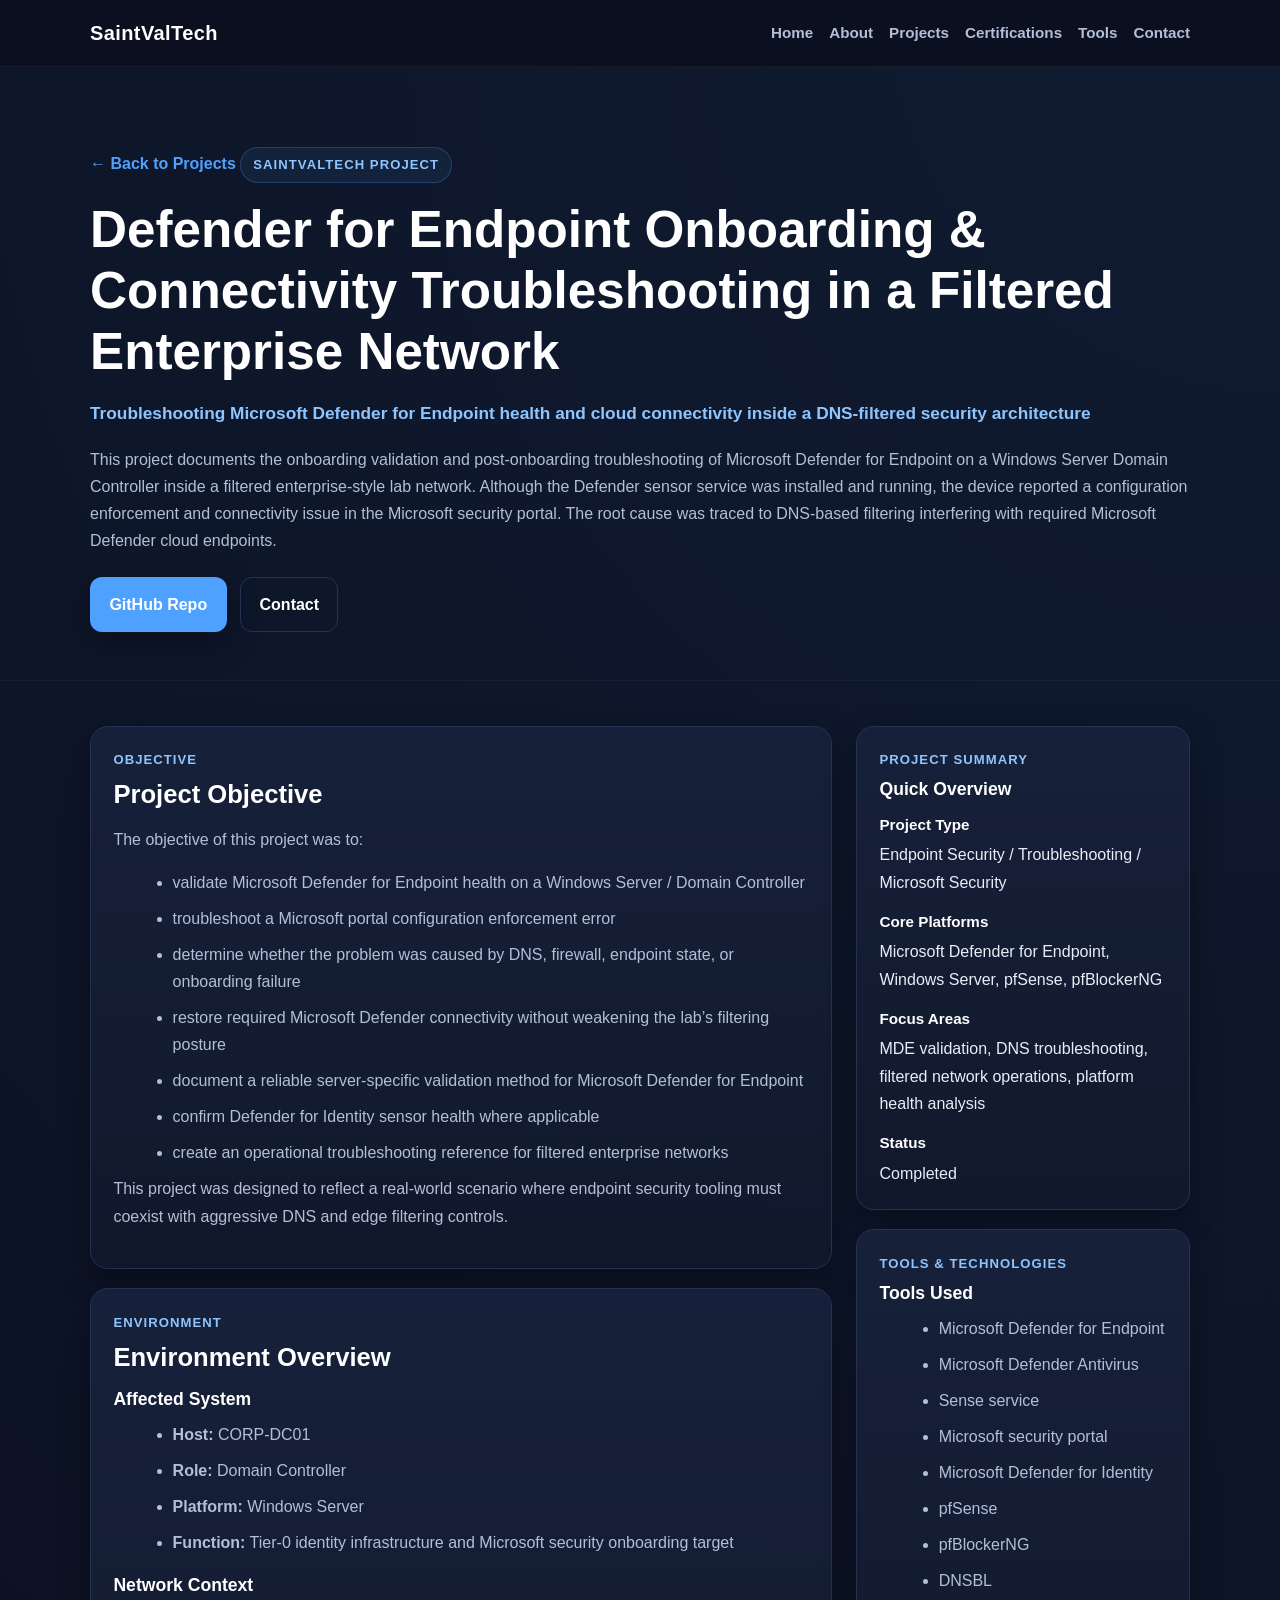
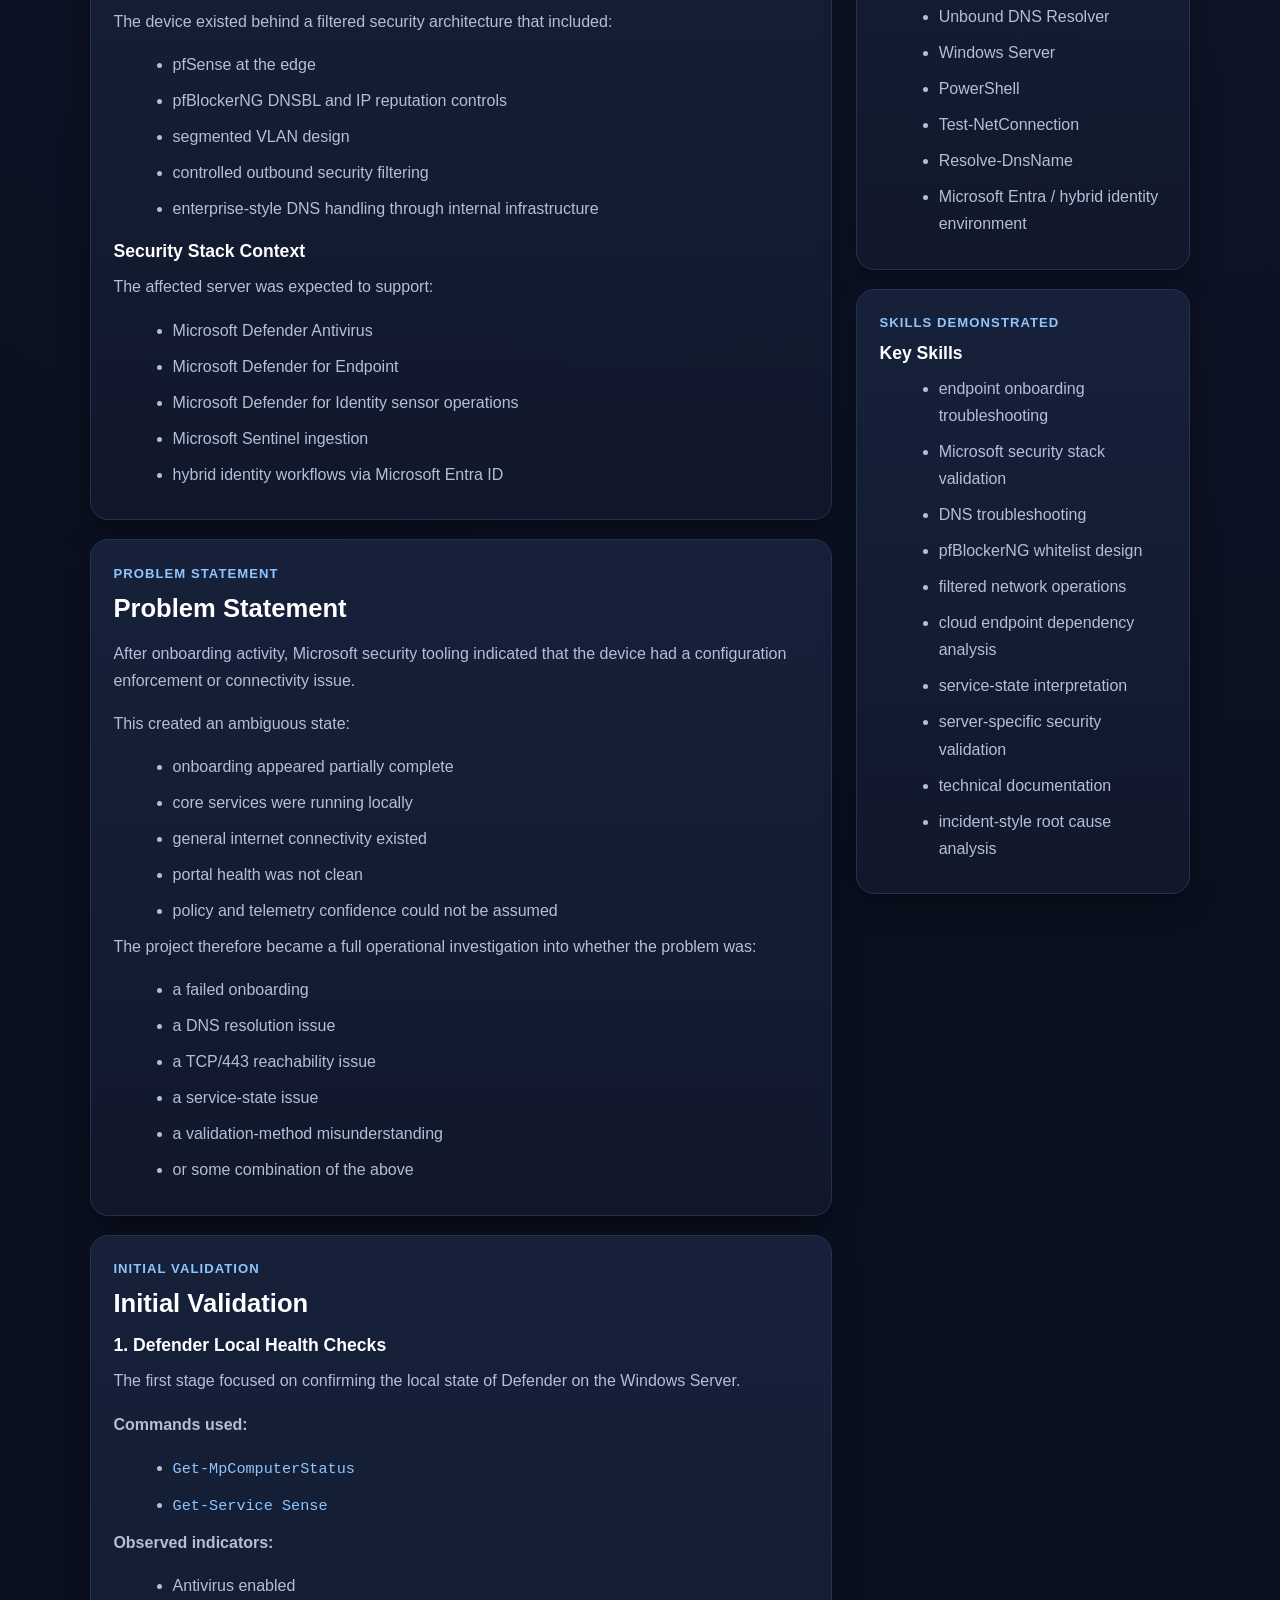
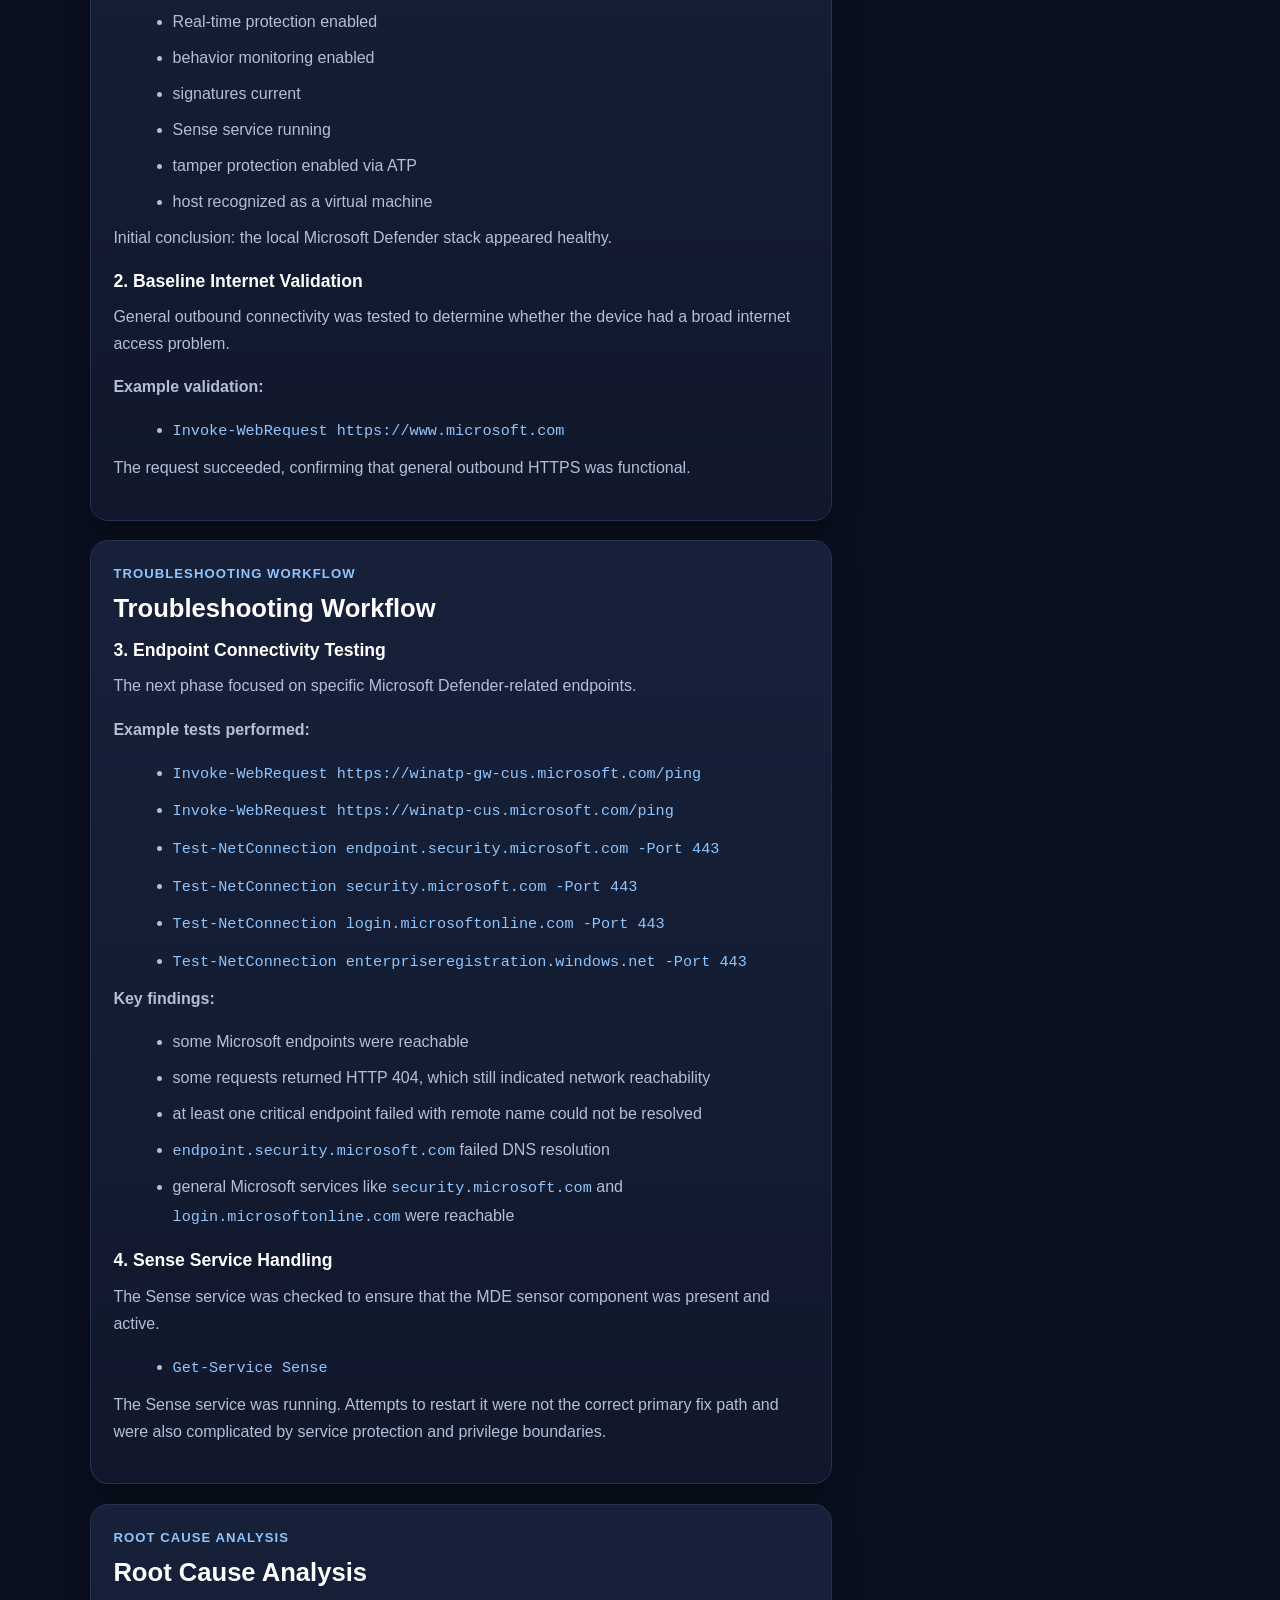
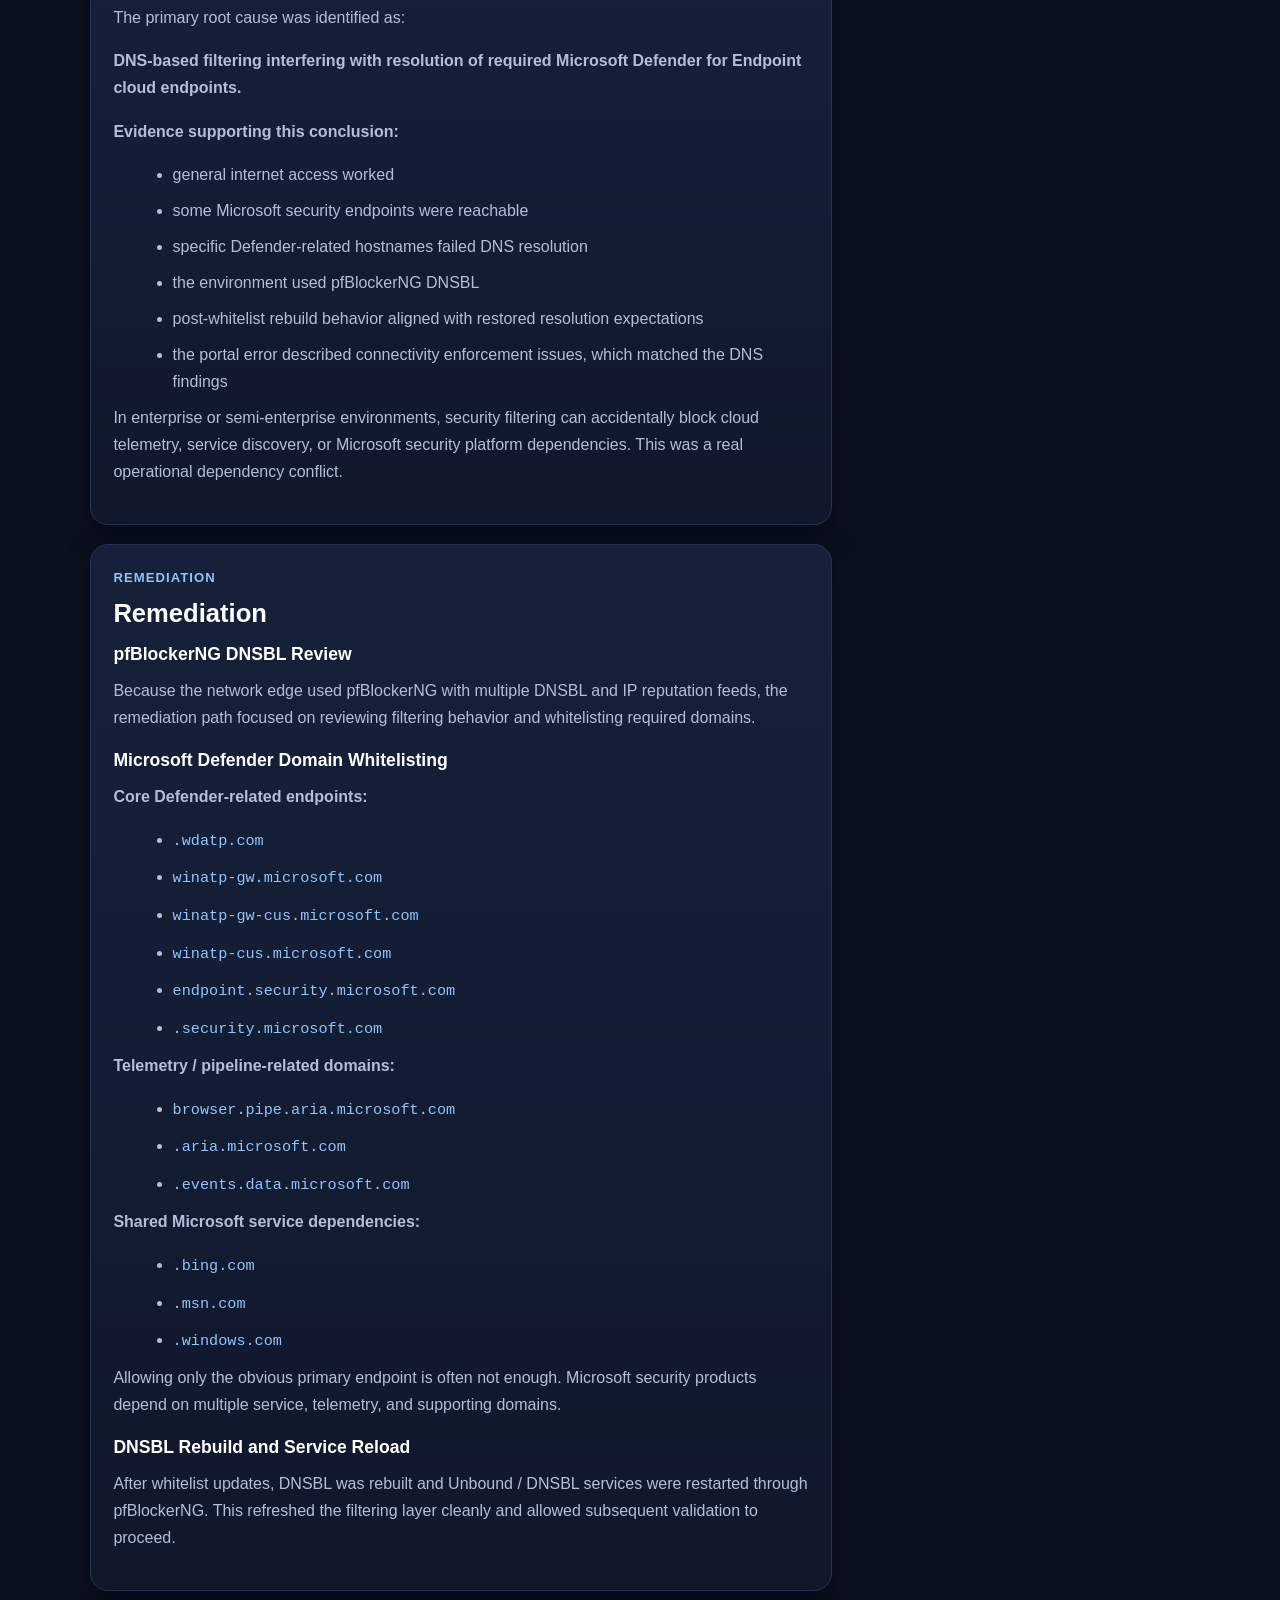
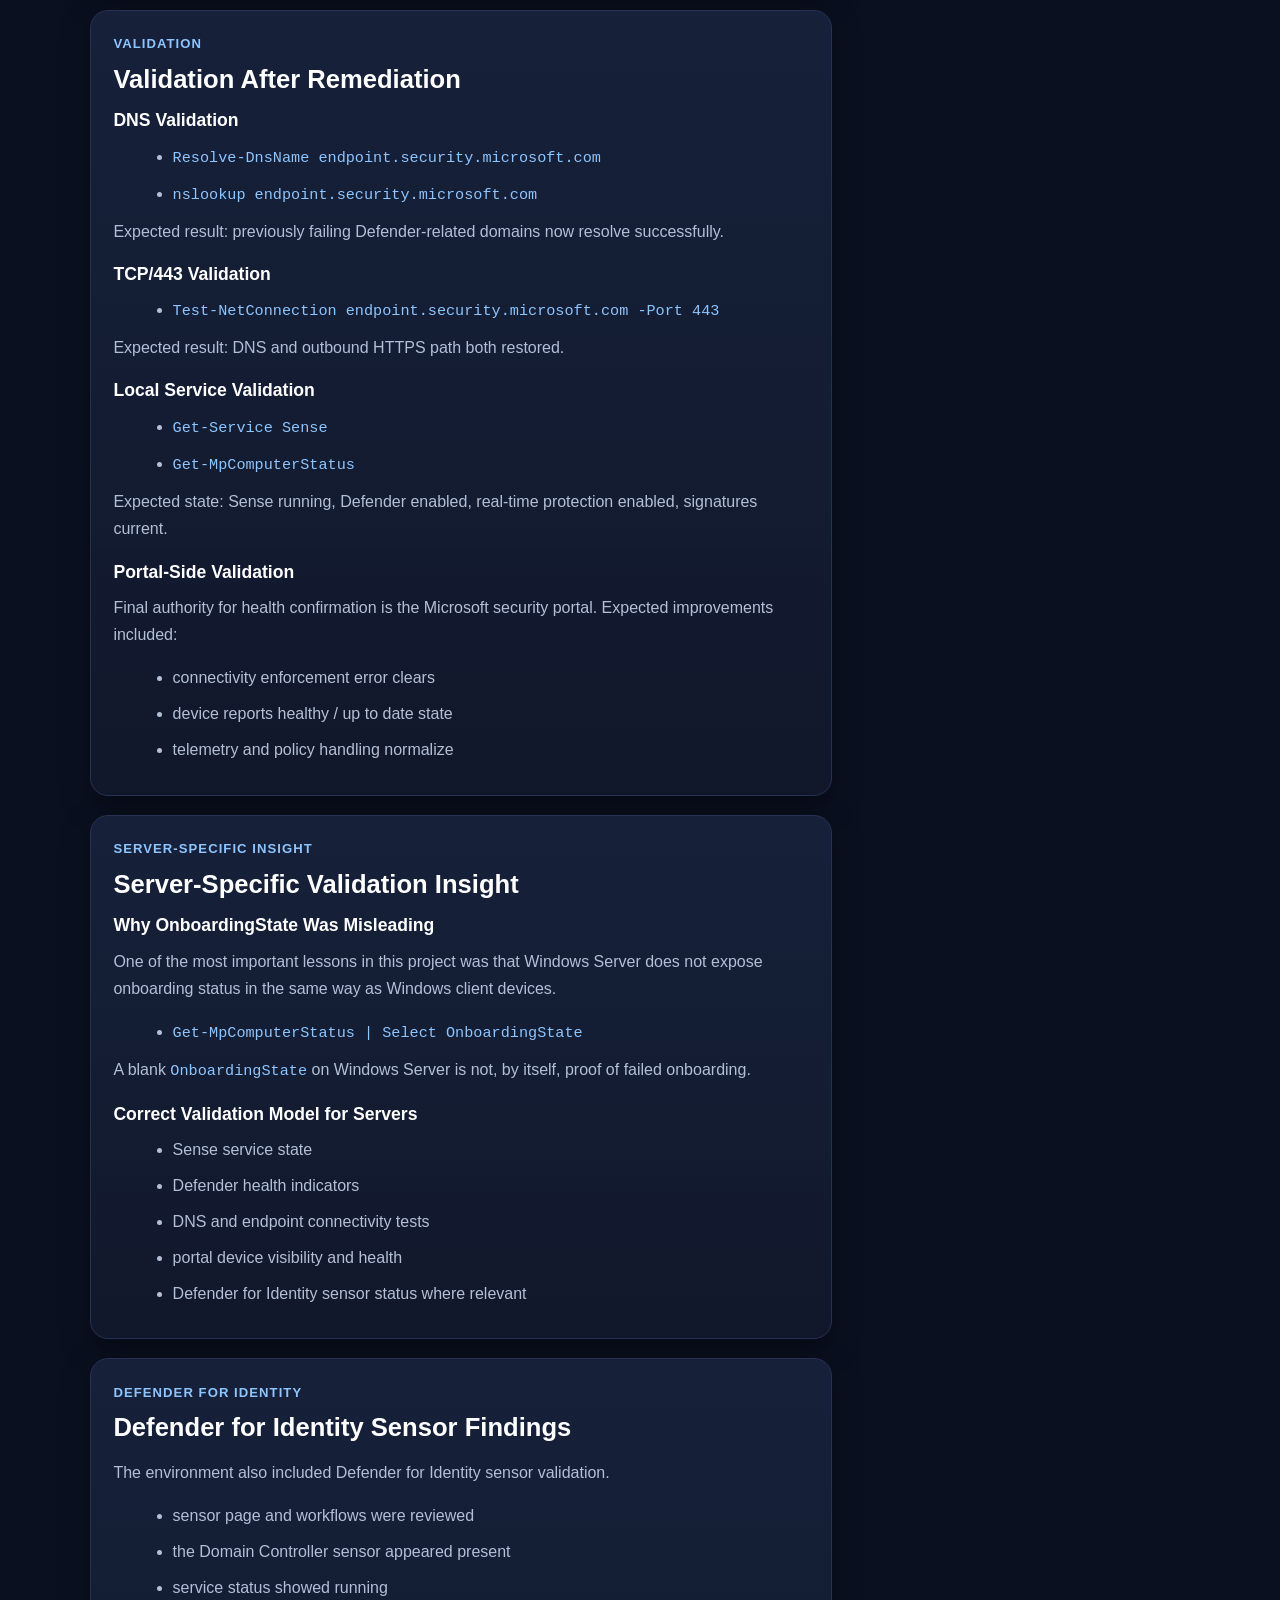
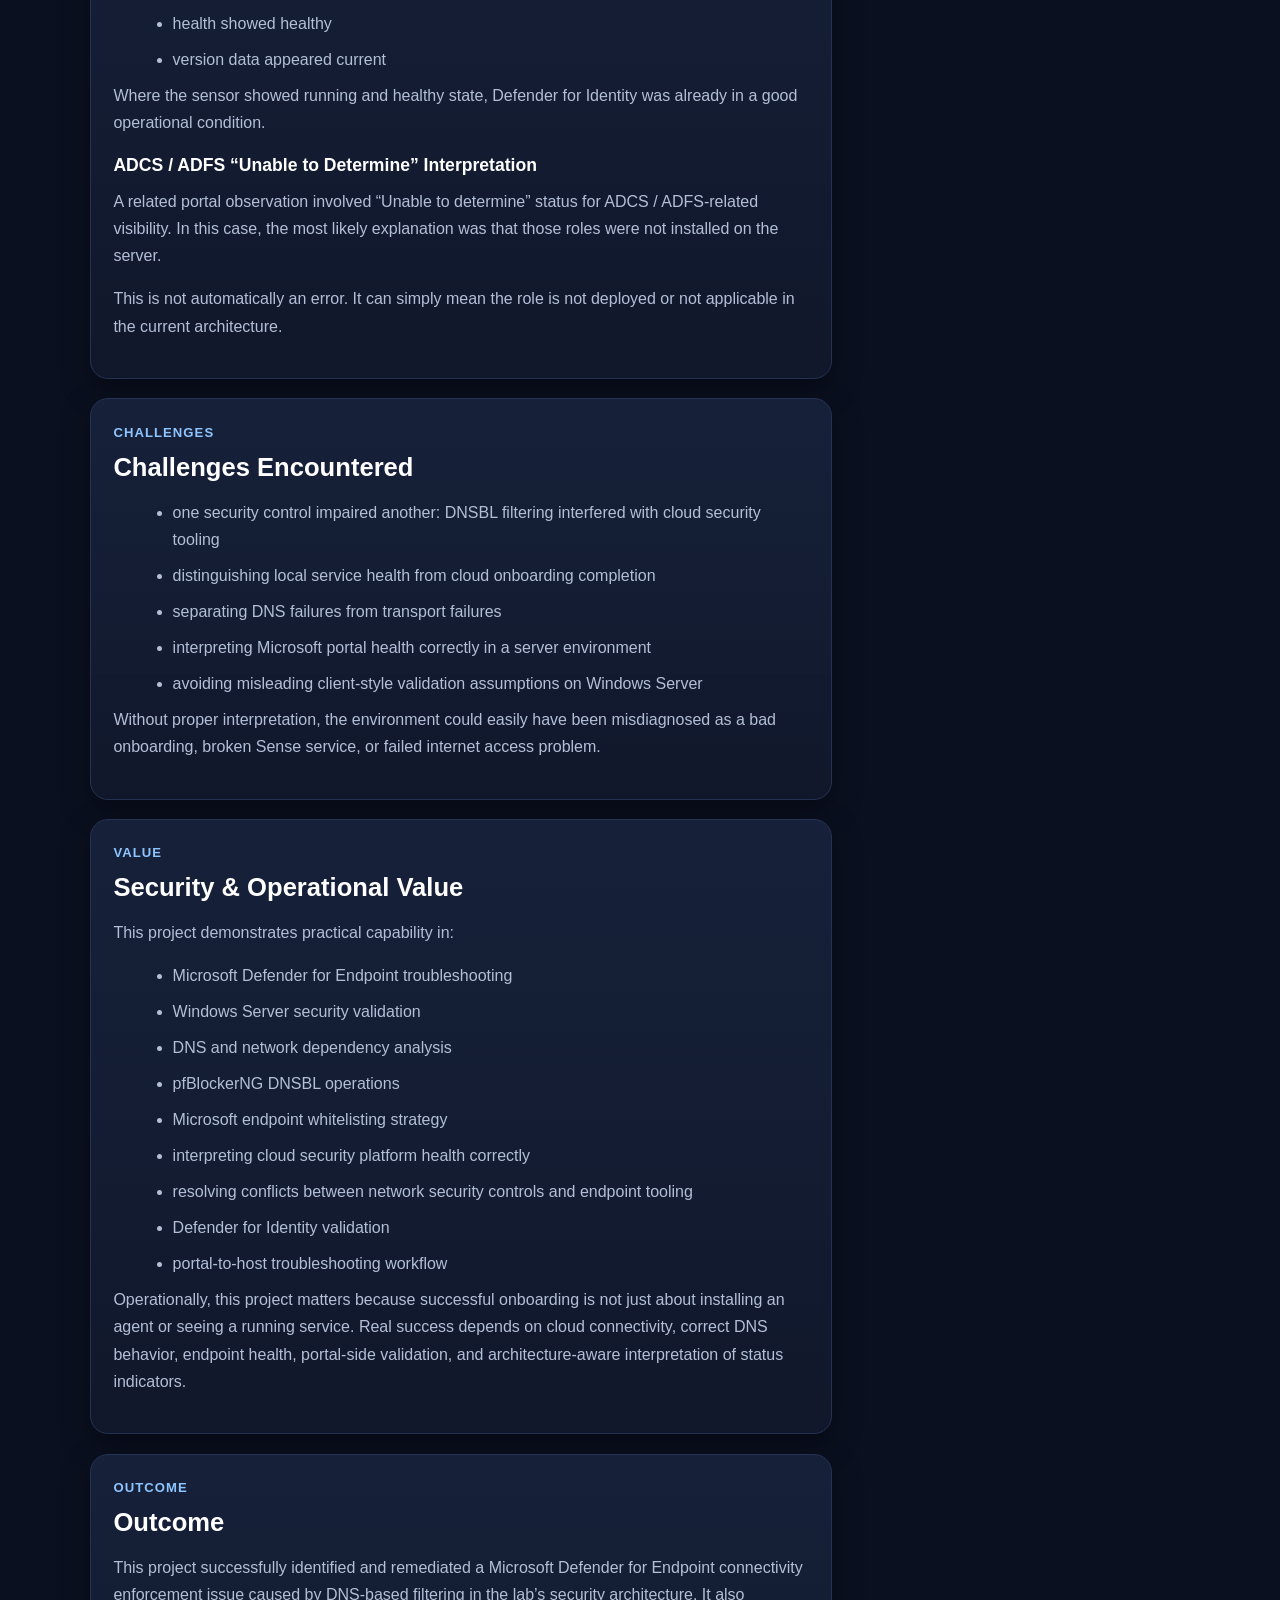
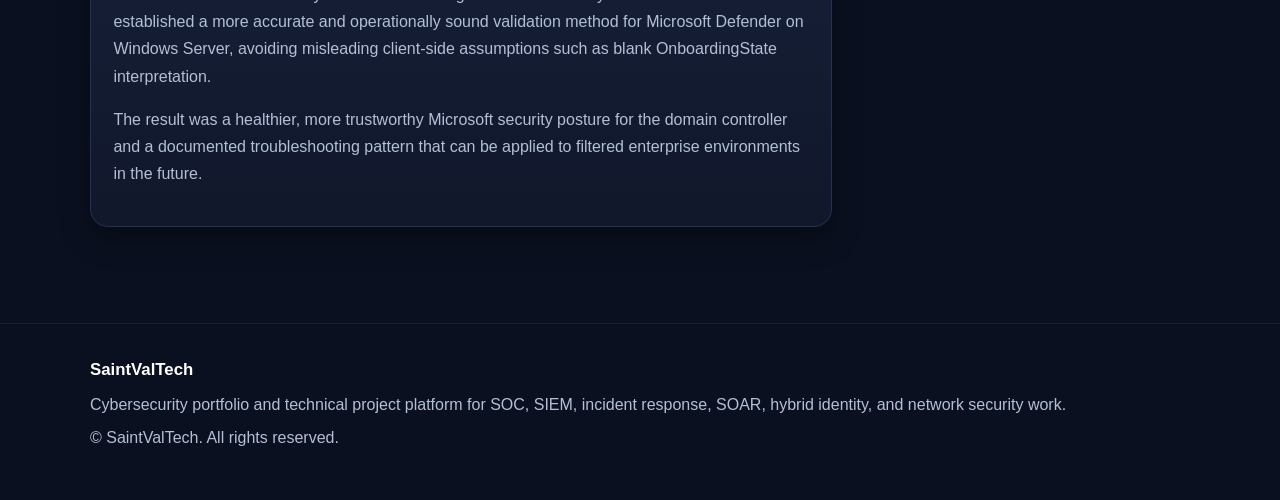
<file: project-4.html>
<!DOCTYPE html>
<html lang="en">
<head>
  <meta charset="UTF-8" />
  <meta name="viewport" content="width=device-width, initial-scale=1.0" />
  <title>Defender for Endpoint Onboarding &amp; Connectivity Troubleshooting | SaintValTech</title>
  <meta
    name="description"
    content="SaintValTech project page for Defender for Endpoint Onboarding & Connectivity Troubleshooting in a Filtered Enterprise Network."
  />

  <style>
    :root {
      --bg: #0b1020;
      --bg-soft: #121a30;
      --card: #11182b;
      --card-2: #17213b;
      --text: #e8edf7;
      --muted: #b3bfd6;
      --line: #253252;
      --primary: #4ea1ff;
      --primary-dark: #2b7fe0;
      --accent: #8ec5ff;
      --success: #8ff0c8;
      --max-width: 1100px;
      --radius: 18px;
      --shadow: 0 10px 30px rgba(0, 0, 0, 0.35);
    }

    * { box-sizing: border-box; }
    html { scroll-behavior: smooth; }

    body {
      margin: 0;
      font-family: Arial, Helvetica, sans-serif;
      background:
        radial-gradient(circle at top right, rgba(78, 161, 255, 0.08), transparent 25%),
        linear-gradient(180deg, #0b1020 0%, #0b1020 100%);
      color: var(--text);
      line-height: 1.7;
    }

    a { color: var(--primary); text-decoration: none; }
    a:hover { text-decoration: underline; }

    .container {
      width: min(var(--max-width), calc(100% - 2rem));
      margin: 0 auto;
    }

    .site-header {
      position: sticky;
      top: 0;
      z-index: 1000;
      backdrop-filter: blur(10px);
      background: rgba(11, 16, 32, 0.92);
      border-bottom: 1px solid rgba(255, 255, 255, 0.06);
    }

    .nav {
      display: flex;
      align-items: center;
      justify-content: space-between;
      gap: 1rem;
      padding: 1rem 0;
    }

    .brand {
      font-size: 1.25rem;
      font-weight: 700;
      color: #fff;
      letter-spacing: 0.02em;
      white-space: nowrap;
    }

    .nav-links {
      display: flex;
      flex-wrap: wrap;
      gap: 1rem;
    }

    .nav-links a {
      color: var(--muted);
      font-weight: 600;
      font-size: 0.95rem;
    }

    .nav-links a:hover {
      color: #fff;
      text-decoration: none;
    }

    .hero {
      padding: 5rem 0 3rem;
      border-bottom: 1px solid rgba(255, 255, 255, 0.04);
    }

    .eyebrow {
      display: inline-block;
      margin-bottom: 1rem;
      padding: 0.35rem 0.75rem;
      border: 1px solid rgba(78, 161, 255, 0.25);
      border-radius: 999px;
      color: var(--accent);
      font-size: 0.82rem;
      font-weight: 700;
      text-transform: uppercase;
      letter-spacing: 0.08em;
      background: rgba(78, 161, 255, 0.08);
    }

    h1, h2, h3 {
      margin-top: 0;
      line-height: 1.2;
      color: #fff;
    }

    h1 {
      font-size: clamp(2.1rem, 4vw, 3.6rem);
      margin-bottom: 1rem;
    }

    h2 {
      font-size: clamp(1.4rem, 2vw, 2rem);
      margin-bottom: 1rem;
    }

    h3 {
      font-size: 1.1rem;
      margin-bottom: 0.7rem;
    }

    .subtitle {
      font-size: 1.08rem;
      color: var(--accent);
      font-weight: 700;
      margin-bottom: 1.1rem;
    }

    p {
      color: var(--muted);
      margin: 0 0 1rem;
    }

    .hero-actions {
      display: flex;
      flex-wrap: wrap;
      gap: 0.85rem;
      margin-top: 1.4rem;
    }

    .btn {
      display: inline-flex;
      align-items: center;
      justify-content: center;
      min-height: 46px;
      padding: 0.8rem 1.15rem;
      border-radius: 12px;
      border: 1px solid transparent;
      font-weight: 700;
      transition: 0.2s ease;
      text-decoration: none;
      cursor: pointer;
    }

    .btn:hover {
      text-decoration: none;
      transform: translateY(-1px);
    }

    .btn-primary {
      background: var(--primary);
      color: #fff;
      box-shadow: var(--shadow);
    }

    .btn-primary:hover { background: var(--primary-dark); }

    .btn-secondary {
      background: transparent;
      color: #fff;
      border-color: var(--line);
    }

    .btn-secondary:hover {
      border-color: var(--primary);
      color: var(--accent);
    }

    .section { padding: 2.8rem 0; }

    .content-grid {
      display: grid;
      grid-template-columns: 2fr 0.9fr;
      gap: 1.5rem;
      align-items: start;
    }

    .side-card,
    .section-card {
      background: linear-gradient(180deg, rgba(23, 33, 59, 0.95), rgba(17, 24, 43, 0.98));
      border: 1px solid var(--line);
      border-radius: var(--radius);
      padding: 1.4rem;
      box-shadow: var(--shadow);
    }

    .section-card { margin-bottom: 1.2rem; }

    .muted-label {
      color: var(--accent);
      text-transform: uppercase;
      letter-spacing: 0.08em;
      font-size: 0.82rem;
      font-weight: 700;
      margin-bottom: 0.5rem;
    }

    ul {
      margin: 0.6rem 0 0 1.2rem;
      color: var(--muted);
    }

    li { margin-bottom: 0.55rem; }

    .meta-list {
      display: grid;
      gap: 0.8rem;
    }

    .meta-item strong {
      display: block;
      color: #fff;
      margin-bottom: 0.25rem;
      font-size: 0.95rem;
    }

    .back-link {
      display: inline-block;
      margin-bottom: 1.2rem;
      font-weight: 700;
    }

    .site-footer {
      border-top: 1px solid rgba(255,255,255,0.06);
      padding: 2rem 0 3rem;
      margin-top: 2rem;
    }

    .footer-inner {
      display: flex;
      flex-direction: column;
      gap: 0.4rem;
      color: var(--muted);
    }

    .footer-brand {
      color: #fff;
      font-weight: 700;
      font-size: 1.05rem;
    }

    code {
      color: var(--accent);
      font-family: "Courier New", Courier, monospace;
      font-size: 0.95em;
    }

    @media (max-width: 900px) {
      .content-grid { grid-template-columns: 1fr; }
    }

    @media (max-width: 760px) {
      .nav {
        flex-direction: column;
        align-items: flex-start;
      }

      .hero { padding-top: 4.5rem; }
    }
  </style>
</head>
<body>

  <header class="site-header">
    <div class="container nav">
      <a class="brand" href="index.html">SaintValTech</a>
      <nav class="nav-links">
        <a href="index.html">Home</a>
        <a href="index.html#about">About</a>
        <a href="index.html#projects">Projects</a>
        <a href="index.html#certifications">Certifications</a>
        <a href="index.html#tools">Tools</a>
        <a href="index.html#contact">Contact</a>
      </nav>
    </div>
  </header>

  <main>
    <section class="hero">
      <div class="container">
        <a class="back-link" href="index.html#projects">← Back to Projects</a>
        <div class="eyebrow">SaintValTech Project</div>
        <h1>Defender for Endpoint Onboarding &amp; Connectivity Troubleshooting in a Filtered Enterprise Network</h1>
        <div class="subtitle">Troubleshooting Microsoft Defender for Endpoint health and cloud connectivity inside a DNS-filtered security architecture</div>
        <p>
          This project documents the onboarding validation and post-onboarding troubleshooting of
          Microsoft Defender for Endpoint on a Windows Server Domain Controller inside a filtered
          enterprise-style lab network. Although the Defender sensor service was installed and running,
          the device reported a configuration enforcement and connectivity issue in the Microsoft security portal.
          The root cause was traced to DNS-based filtering interfering with required Microsoft Defender cloud endpoints.
        </p>

        <div class="hero-actions">
          <a class="btn btn-primary" href="https://github.com/SaintValTech/SaintValTech-Homelab/tree/main/docs/project-4-defender-for-endpoint-connectivity-troubleshooting" target="_blank" rel="noopener noreferrer">GitHub Repo</a>
          <a class="btn btn-secondary" href="index.html#contact">Contact</a>
        </div>
      </div>
    </section>

    <section class="section">
      <div class="container content-grid">
        <div>
          <div class="section-card">
            <div class="muted-label">Objective</div>
            <h2>Project Objective</h2>
            <p>
              The objective of this project was to:
            </p>
            <ul>
              <li>validate Microsoft Defender for Endpoint health on a Windows Server / Domain Controller</li>
              <li>troubleshoot a Microsoft portal configuration enforcement error</li>
              <li>determine whether the problem was caused by DNS, firewall, endpoint state, or onboarding failure</li>
              <li>restore required Microsoft Defender connectivity without weakening the lab’s filtering posture</li>
              <li>document a reliable server-specific validation method for Microsoft Defender for Endpoint</li>
              <li>confirm Defender for Identity sensor health where applicable</li>
              <li>create an operational troubleshooting reference for filtered enterprise networks</li>
            </ul>
            <p>
              This project was designed to reflect a real-world scenario where endpoint security tooling
              must coexist with aggressive DNS and edge filtering controls.
            </p>
          </div>

          <div class="section-card">
            <div class="muted-label">Environment</div>
            <h2>Environment Overview</h2>

            <h3>Affected System</h3>
            <ul>
              <li><strong>Host:</strong> CORP-DC01</li>
              <li><strong>Role:</strong> Domain Controller</li>
              <li><strong>Platform:</strong> Windows Server</li>
              <li><strong>Function:</strong> Tier-0 identity infrastructure and Microsoft security onboarding target</li>
            </ul>

            <h3 style="margin-top: 1.2rem;">Network Context</h3>
            <p>
              The device existed behind a filtered security architecture that included:
            </p>
            <ul>
              <li>pfSense at the edge</li>
              <li>pfBlockerNG DNSBL and IP reputation controls</li>
              <li>segmented VLAN design</li>
              <li>controlled outbound security filtering</li>
              <li>enterprise-style DNS handling through internal infrastructure</li>
            </ul>

            <h3 style="margin-top: 1.2rem;">Security Stack Context</h3>
            <p>
              The affected server was expected to support:
            </p>
            <ul>
              <li>Microsoft Defender Antivirus</li>
              <li>Microsoft Defender for Endpoint</li>
              <li>Microsoft Defender for Identity sensor operations</li>
              <li>Microsoft Sentinel ingestion</li>
              <li>hybrid identity workflows via Microsoft Entra ID</li>
            </ul>
          </div>

          <div class="section-card">
            <div class="muted-label">Problem Statement</div>
            <h2>Problem Statement</h2>
            <p>
              After onboarding activity, Microsoft security tooling indicated that the device had a
              configuration enforcement or connectivity issue.
            </p>
            <p>
              This created an ambiguous state:
            </p>
            <ul>
              <li>onboarding appeared partially complete</li>
              <li>core services were running locally</li>
              <li>general internet connectivity existed</li>
              <li>portal health was not clean</li>
              <li>policy and telemetry confidence could not be assumed</li>
            </ul>
            <p>
              The project therefore became a full operational investigation into whether the problem was:
            </p>
            <ul>
              <li>a failed onboarding</li>
              <li>a DNS resolution issue</li>
              <li>a TCP/443 reachability issue</li>
              <li>a service-state issue</li>
              <li>a validation-method misunderstanding</li>
              <li>or some combination of the above</li>
            </ul>
          </div>

          <div class="section-card">
            <div class="muted-label">Initial Validation</div>
            <h2>Initial Validation</h2>

            <h3>1. Defender Local Health Checks</h3>
            <p>
              The first stage focused on confirming the local state of Defender on the Windows Server.
            </p>
            <p><strong>Commands used:</strong></p>
            <ul>
              <li><code>Get-MpComputerStatus</code></li>
              <li><code>Get-Service Sense</code></li>
            </ul>
            <p><strong>Observed indicators:</strong></p>
            <ul>
              <li>Antivirus enabled</li>
              <li>Real-time protection enabled</li>
              <li>behavior monitoring enabled</li>
              <li>signatures current</li>
              <li>Sense service running</li>
              <li>tamper protection enabled via ATP</li>
              <li>host recognized as a virtual machine</li>
            </ul>
            <p>
              Initial conclusion: the local Microsoft Defender stack appeared healthy.
            </p>

            <h3 style="margin-top: 1.2rem;">2. Baseline Internet Validation</h3>
            <p>
              General outbound connectivity was tested to determine whether the device had a broad internet access problem.
            </p>
            <p><strong>Example validation:</strong></p>
            <ul>
              <li><code>Invoke-WebRequest https://www.microsoft.com</code></li>
            </ul>
            <p>
              The request succeeded, confirming that general outbound HTTPS was functional.
            </p>
          </div>

          <div class="section-card">
            <div class="muted-label">Troubleshooting Workflow</div>
            <h2>Troubleshooting Workflow</h2>

            <h3>3. Endpoint Connectivity Testing</h3>
            <p>
              The next phase focused on specific Microsoft Defender-related endpoints.
            </p>
            <p><strong>Example tests performed:</strong></p>
            <ul>
              <li><code>Invoke-WebRequest https://winatp-gw-cus.microsoft.com/ping</code></li>
              <li><code>Invoke-WebRequest https://winatp-cus.microsoft.com/ping</code></li>
              <li><code>Test-NetConnection endpoint.security.microsoft.com -Port 443</code></li>
              <li><code>Test-NetConnection security.microsoft.com -Port 443</code></li>
              <li><code>Test-NetConnection login.microsoftonline.com -Port 443</code></li>
              <li><code>Test-NetConnection enterpriseregistration.windows.net -Port 443</code></li>
            </ul>
            <p><strong>Key findings:</strong></p>
            <ul>
              <li>some Microsoft endpoints were reachable</li>
              <li>some requests returned HTTP 404, which still indicated network reachability</li>
              <li>at least one critical endpoint failed with remote name could not be resolved</li>
              <li><code>endpoint.security.microsoft.com</code> failed DNS resolution</li>
              <li>general Microsoft services like <code>security.microsoft.com</code> and <code>login.microsoftonline.com</code> were reachable</li>
            </ul>

            <h3 style="margin-top: 1.2rem;">4. Sense Service Handling</h3>
            <p>
              The Sense service was checked to ensure that the MDE sensor component was present and active.
            </p>
            <ul>
              <li><code>Get-Service Sense</code></li>
            </ul>
            <p>
              The Sense service was running. Attempts to restart it were not the correct primary fix path and were
              also complicated by service protection and privilege boundaries.
            </p>
          </div>

          <div class="section-card">
            <div class="muted-label">Root Cause Analysis</div>
            <h2>Root Cause Analysis</h2>
            <p>
              The primary root cause was identified as:
            </p>
            <p>
              <strong>DNS-based filtering interfering with resolution of required Microsoft Defender for Endpoint cloud endpoints.</strong>
            </p>
            <p><strong>Evidence supporting this conclusion:</strong></p>
            <ul>
              <li>general internet access worked</li>
              <li>some Microsoft security endpoints were reachable</li>
              <li>specific Defender-related hostnames failed DNS resolution</li>
              <li>the environment used pfBlockerNG DNSBL</li>
              <li>post-whitelist rebuild behavior aligned with restored resolution expectations</li>
              <li>the portal error described connectivity enforcement issues, which matched the DNS findings</li>
            </ul>
            <p>
              In enterprise or semi-enterprise environments, security filtering can accidentally block cloud telemetry,
              service discovery, or Microsoft security platform dependencies. This was a real operational dependency conflict.
            </p>
          </div>

          <div class="section-card">
            <div class="muted-label">Remediation</div>
            <h2>Remediation</h2>

            <h3>pfBlockerNG DNSBL Review</h3>
            <p>
              Because the network edge used pfBlockerNG with multiple DNSBL and IP reputation feeds,
              the remediation path focused on reviewing filtering behavior and whitelisting required domains.
            </p>

            <h3 style="margin-top: 1.2rem;">Microsoft Defender Domain Whitelisting</h3>
            <p><strong>Core Defender-related endpoints:</strong></p>
            <ul>
              <li><code>.wdatp.com</code></li>
              <li><code>winatp-gw.microsoft.com</code></li>
              <li><code>winatp-gw-cus.microsoft.com</code></li>
              <li><code>winatp-cus.microsoft.com</code></li>
              <li><code>endpoint.security.microsoft.com</code></li>
              <li><code>.security.microsoft.com</code></li>
            </ul>

            <p><strong>Telemetry / pipeline-related domains:</strong></p>
            <ul>
              <li><code>browser.pipe.aria.microsoft.com</code></li>
              <li><code>.aria.microsoft.com</code></li>
              <li><code>.events.data.microsoft.com</code></li>
            </ul>

            <p><strong>Shared Microsoft service dependencies:</strong></p>
            <ul>
              <li><code>.bing.com</code></li>
              <li><code>.msn.com</code></li>
              <li><code>.windows.com</code></li>
            </ul>

            <p>
              Allowing only the obvious primary endpoint is often not enough. Microsoft security products depend on multiple
              service, telemetry, and supporting domains.
            </p>

            <h3 style="margin-top: 1.2rem;">DNSBL Rebuild and Service Reload</h3>
            <p>
              After whitelist updates, DNSBL was rebuilt and Unbound / DNSBL services were restarted through pfBlockerNG.
              This refreshed the filtering layer cleanly and allowed subsequent validation to proceed.
            </p>
          </div>

          <div class="section-card">
            <div class="muted-label">Validation</div>
            <h2>Validation After Remediation</h2>

            <h3>DNS Validation</h3>
            <ul>
              <li><code>Resolve-DnsName endpoint.security.microsoft.com</code></li>
              <li><code>nslookup endpoint.security.microsoft.com</code></li>
            </ul>
            <p>
              Expected result: previously failing Defender-related domains now resolve successfully.
            </p>

            <h3 style="margin-top: 1.2rem;">TCP/443 Validation</h3>
            <ul>
              <li><code>Test-NetConnection endpoint.security.microsoft.com -Port 443</code></li>
            </ul>
            <p>
              Expected result: DNS and outbound HTTPS path both restored.
            </p>

            <h3 style="margin-top: 1.2rem;">Local Service Validation</h3>
            <ul>
              <li><code>Get-Service Sense</code></li>
              <li><code>Get-MpComputerStatus</code></li>
            </ul>
            <p>
              Expected state: Sense running, Defender enabled, real-time protection enabled, signatures current.
            </p>

            <h3 style="margin-top: 1.2rem;">Portal-Side Validation</h3>
            <p>
              Final authority for health confirmation is the Microsoft security portal. Expected improvements included:
            </p>
            <ul>
              <li>connectivity enforcement error clears</li>
              <li>device reports healthy / up to date state</li>
              <li>telemetry and policy handling normalize</li>
            </ul>
          </div>

          <div class="section-card">
            <div class="muted-label">Server-Specific Insight</div>
            <h2>Server-Specific Validation Insight</h2>

            <h3>Why OnboardingState Was Misleading</h3>
            <p>
              One of the most important lessons in this project was that Windows Server does not expose onboarding status
              in the same way as Windows client devices.
            </p>
            <ul>
              <li><code>Get-MpComputerStatus | Select OnboardingState</code></li>
            </ul>
            <p>
              A blank <code>OnboardingState</code> on Windows Server is not, by itself, proof of failed onboarding.
            </p>

            <h3 style="margin-top: 1.2rem;">Correct Validation Model for Servers</h3>
            <ul>
              <li>Sense service state</li>
              <li>Defender health indicators</li>
              <li>DNS and endpoint connectivity tests</li>
              <li>portal device visibility and health</li>
              <li>Defender for Identity sensor status where relevant</li>
            </ul>
          </div>

          <div class="section-card">
            <div class="muted-label">Defender for Identity</div>
            <h2>Defender for Identity Sensor Findings</h2>
            <p>
              The environment also included Defender for Identity sensor validation.
            </p>
            <ul>
              <li>sensor page and workflows were reviewed</li>
              <li>the Domain Controller sensor appeared present</li>
              <li>service status showed running</li>
              <li>health showed healthy</li>
              <li>version data appeared current</li>
            </ul>
            <p>
              Where the sensor showed running and healthy state, Defender for Identity was already in a good operational condition.
            </p>

            <h3 style="margin-top: 1.2rem;">ADCS / ADFS “Unable to Determine” Interpretation</h3>
            <p>
              A related portal observation involved “Unable to determine” status for ADCS / ADFS-related visibility.
              In this case, the most likely explanation was that those roles were not installed on the server.
            </p>
            <p>
              This is not automatically an error. It can simply mean the role is not deployed or not applicable in the current architecture.
            </p>
          </div>

          <div class="section-card">
            <div class="muted-label">Challenges</div>
            <h2>Challenges Encountered</h2>
            <ul>
              <li>one security control impaired another: DNSBL filtering interfered with cloud security tooling</li>
              <li>distinguishing local service health from cloud onboarding completion</li>
              <li>separating DNS failures from transport failures</li>
              <li>interpreting Microsoft portal health correctly in a server environment</li>
              <li>avoiding misleading client-style validation assumptions on Windows Server</li>
            </ul>
            <p>
              Without proper interpretation, the environment could easily have been misdiagnosed as a bad onboarding,
              broken Sense service, or failed internet access problem.
            </p>
          </div>

          <div class="section-card">
            <div class="muted-label">Value</div>
            <h2>Security &amp; Operational Value</h2>
            <p>
              This project demonstrates practical capability in:
            </p>
            <ul>
              <li>Microsoft Defender for Endpoint troubleshooting</li>
              <li>Windows Server security validation</li>
              <li>DNS and network dependency analysis</li>
              <li>pfBlockerNG DNSBL operations</li>
              <li>Microsoft endpoint whitelisting strategy</li>
              <li>interpreting cloud security platform health correctly</li>
              <li>resolving conflicts between network security controls and endpoint tooling</li>
              <li>Defender for Identity validation</li>
              <li>portal-to-host troubleshooting workflow</li>
            </ul>
            <p>
              Operationally, this project matters because successful onboarding is not just about installing an agent
              or seeing a running service. Real success depends on cloud connectivity, correct DNS behavior, endpoint health,
              portal-side validation, and architecture-aware interpretation of status indicators.
            </p>
          </div>

          <div class="section-card">
            <div class="muted-label">Outcome</div>
            <h2>Outcome</h2>
            <p>
              This project successfully identified and remediated a Microsoft Defender for Endpoint connectivity enforcement issue
              caused by DNS-based filtering in the lab’s security architecture. It also established a more accurate and operationally
              sound validation method for Microsoft Defender on Windows Server, avoiding misleading client-side assumptions such as
              blank OnboardingState interpretation.
            </p>
            <p>
              The result was a healthier, more trustworthy Microsoft security posture for the domain controller and a documented
              troubleshooting pattern that can be applied to filtered enterprise environments in the future.
            </p>
          </div>
        </div>

        <aside>
          <div class="side-card">
            <div class="muted-label">Project Summary</div>
            <h3>Quick Overview</h3>
            <div class="meta-list">
              <div class="meta-item">
                <strong>Project Type</strong>
                <span>Endpoint Security / Troubleshooting / Microsoft Security</span>
              </div>
              <div class="meta-item">
                <strong>Core Platforms</strong>
                <span>Microsoft Defender for Endpoint, Windows Server, pfSense, pfBlockerNG</span>
              </div>
              <div class="meta-item">
                <strong>Focus Areas</strong>
                <span>MDE validation, DNS troubleshooting, filtered network operations, platform health analysis</span>
              </div>
              <div class="meta-item">
                <strong>Status</strong>
                <span>Completed</span>
              </div>
            </div>
          </div>

          <div class="side-card" style="margin-top: 1.2rem;">
            <div class="muted-label">Tools &amp; Technologies</div>
            <h3>Tools Used</h3>
            <ul>
              <li>Microsoft Defender for Endpoint</li>
              <li>Microsoft Defender Antivirus</li>
              <li>Sense service</li>
              <li>Microsoft security portal</li>
              <li>Microsoft Defender for Identity</li>
              <li>pfSense</li>
              <li>pfBlockerNG</li>
              <li>DNSBL</li>
              <li>Unbound DNS Resolver</li>
              <li>Windows Server</li>
              <li>PowerShell</li>
              <li>Test-NetConnection</li>
              <li>Resolve-DnsName</li>
              <li>Microsoft Entra / hybrid identity environment</li>
            </ul>
          </div>

          <div class="side-card" style="margin-top: 1.2rem;">
            <div class="muted-label">Skills Demonstrated</div>
            <h3>Key Skills</h3>
            <ul>
              <li>endpoint onboarding troubleshooting</li>
              <li>Microsoft security stack validation</li>
              <li>DNS troubleshooting</li>
              <li>pfBlockerNG whitelist design</li>
              <li>filtered network operations</li>
              <li>cloud endpoint dependency analysis</li>
              <li>service-state interpretation</li>
              <li>server-specific security validation</li>
              <li>technical documentation</li>
              <li>incident-style root cause analysis</li>
            </ul>
          </div>
        </aside>
      </div>
    </section>
  </main>

  <footer class="site-footer">
    <div class="container footer-inner">
      <div class="footer-brand">SaintValTech</div>
      <div>Cybersecurity portfolio and technical project platform for SOC, SIEM, incident response, SOAR, hybrid identity, and network security work.</div>
      <div>© SaintValTech. All rights reserved.</div>
    </div>
  </footer>

</body>
</html>
</file>
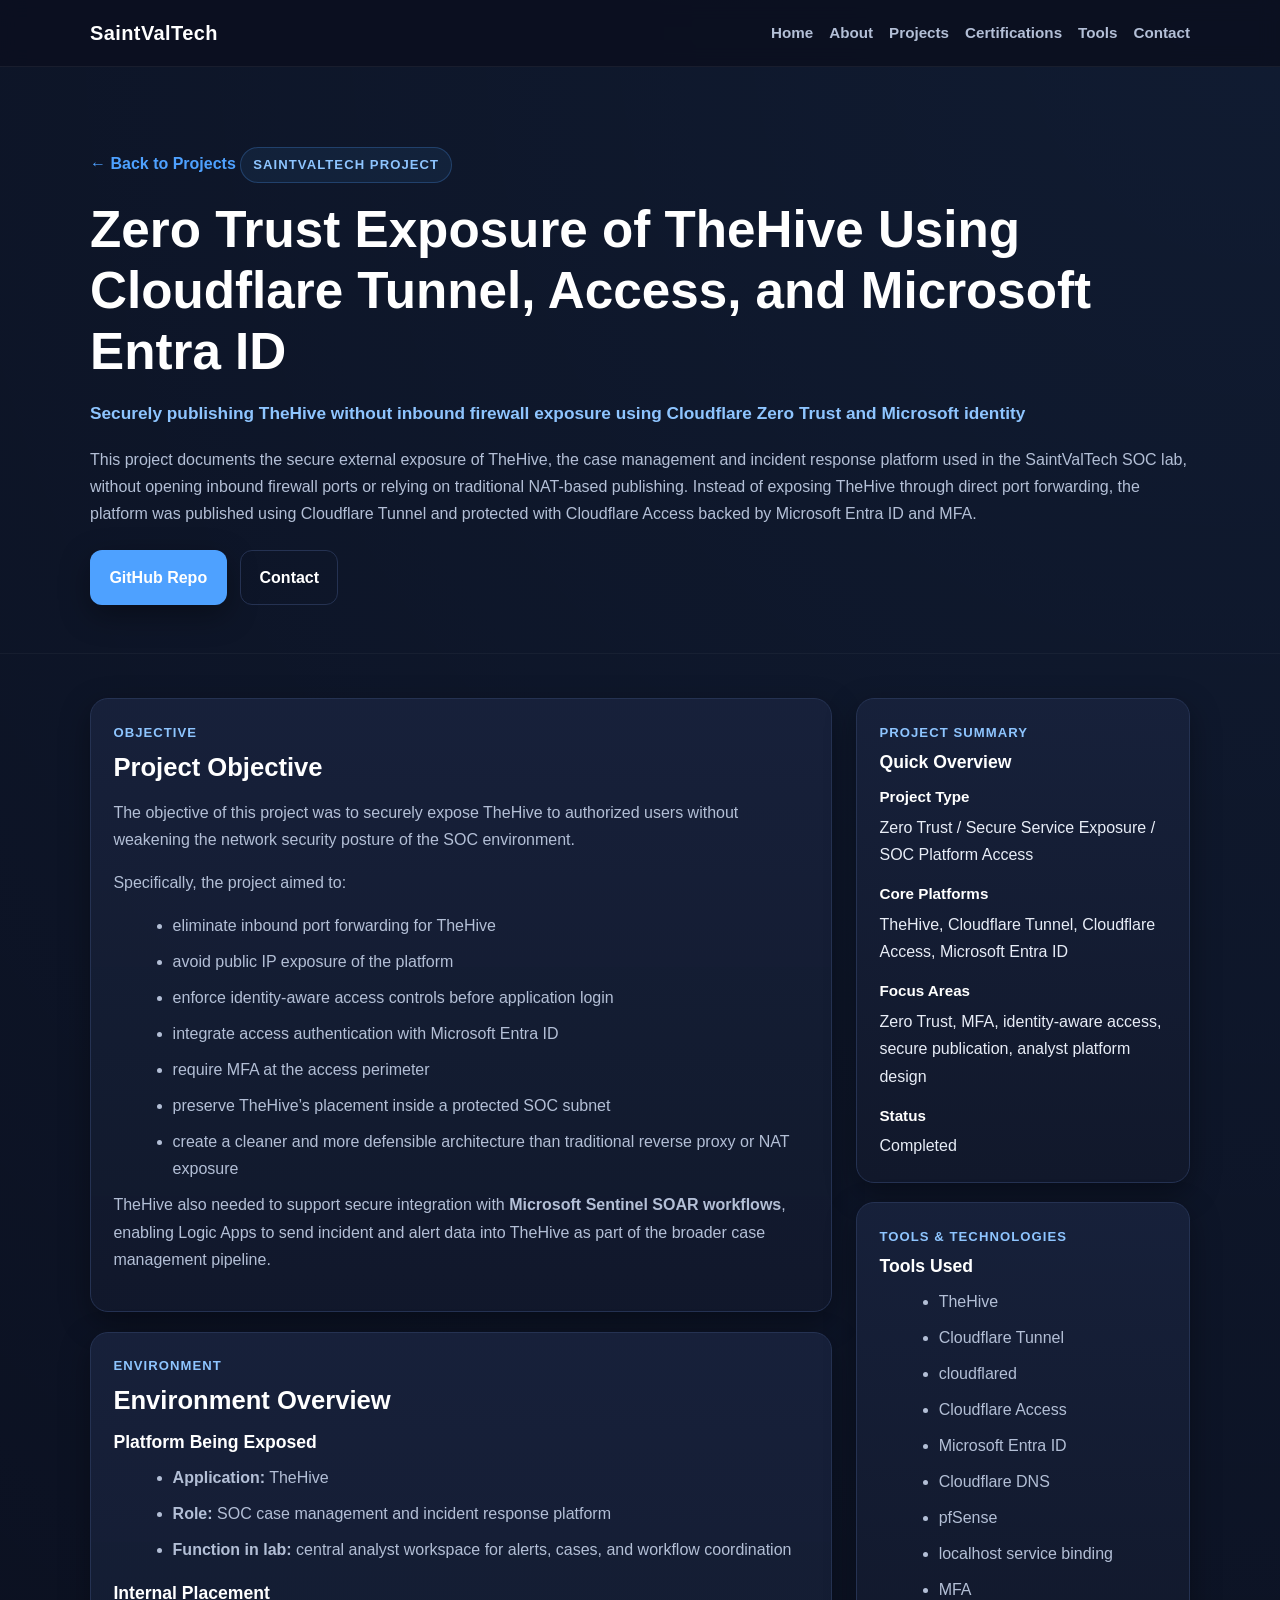
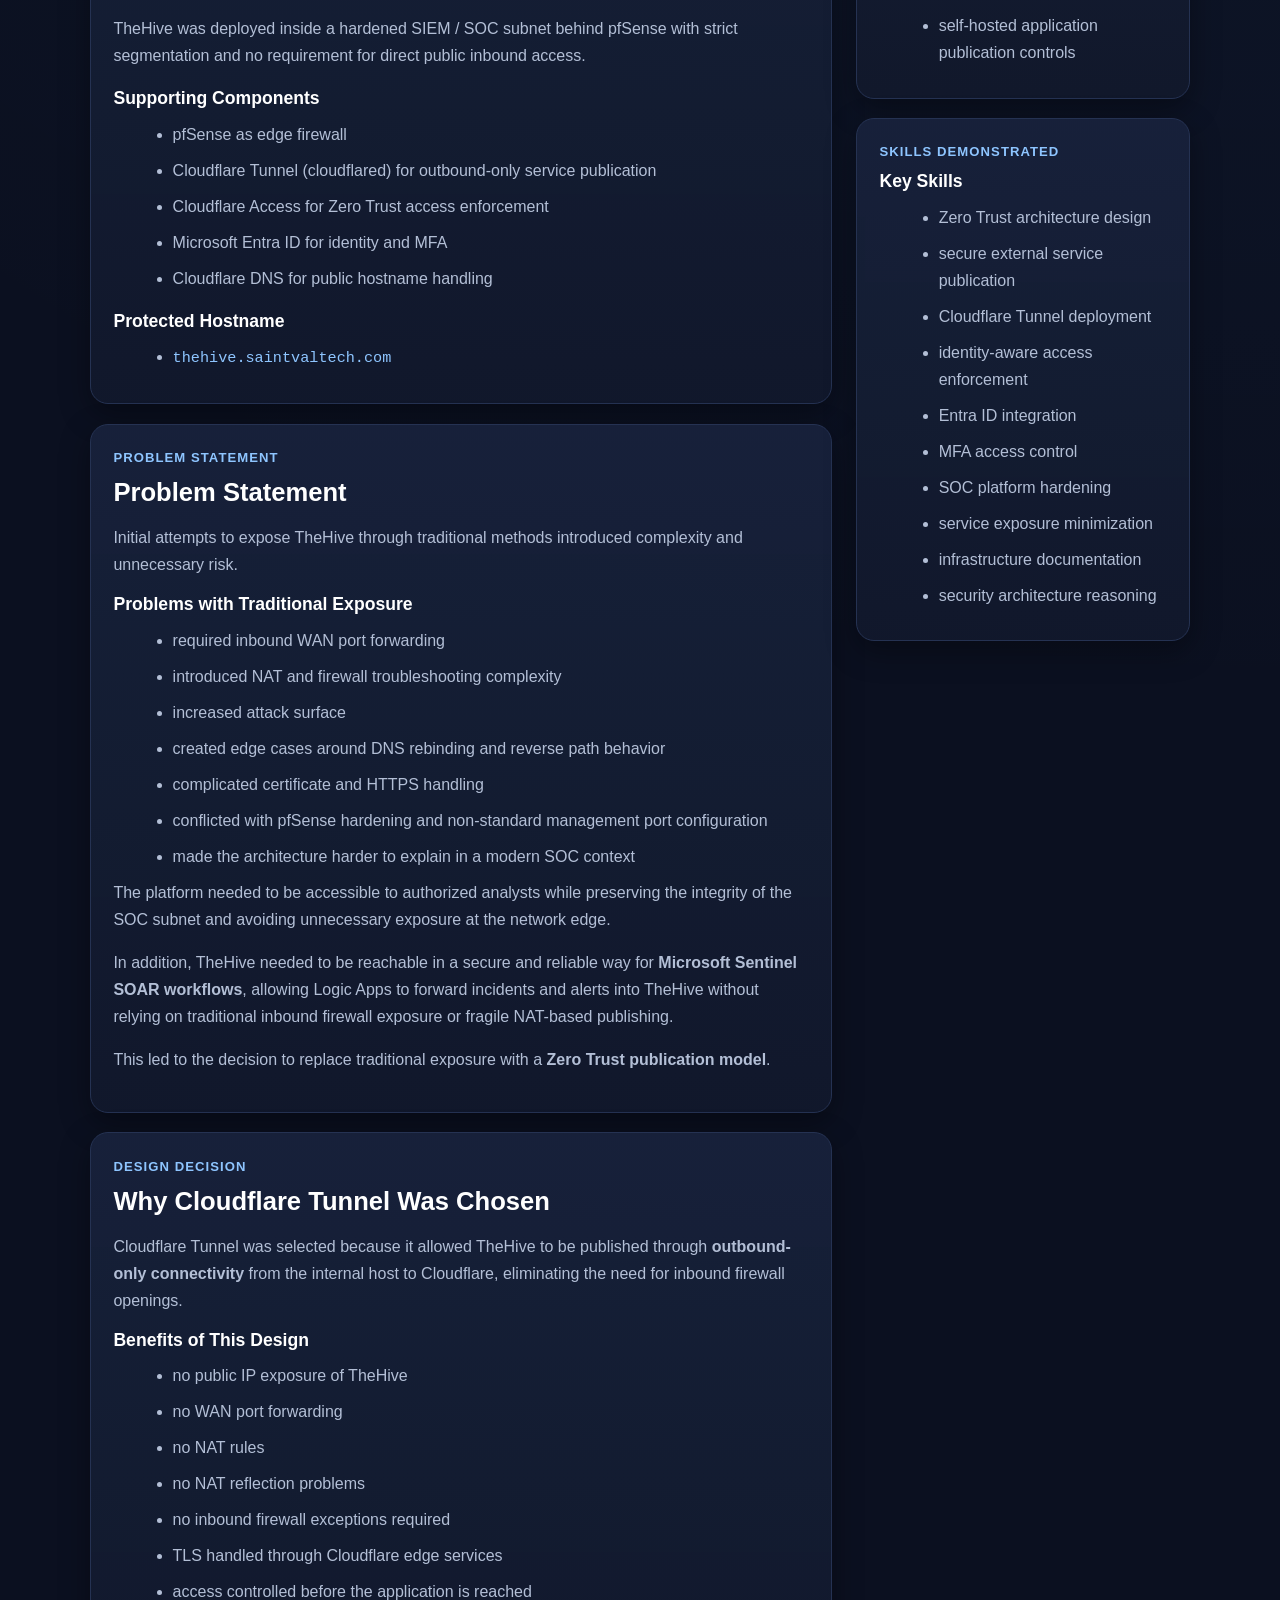
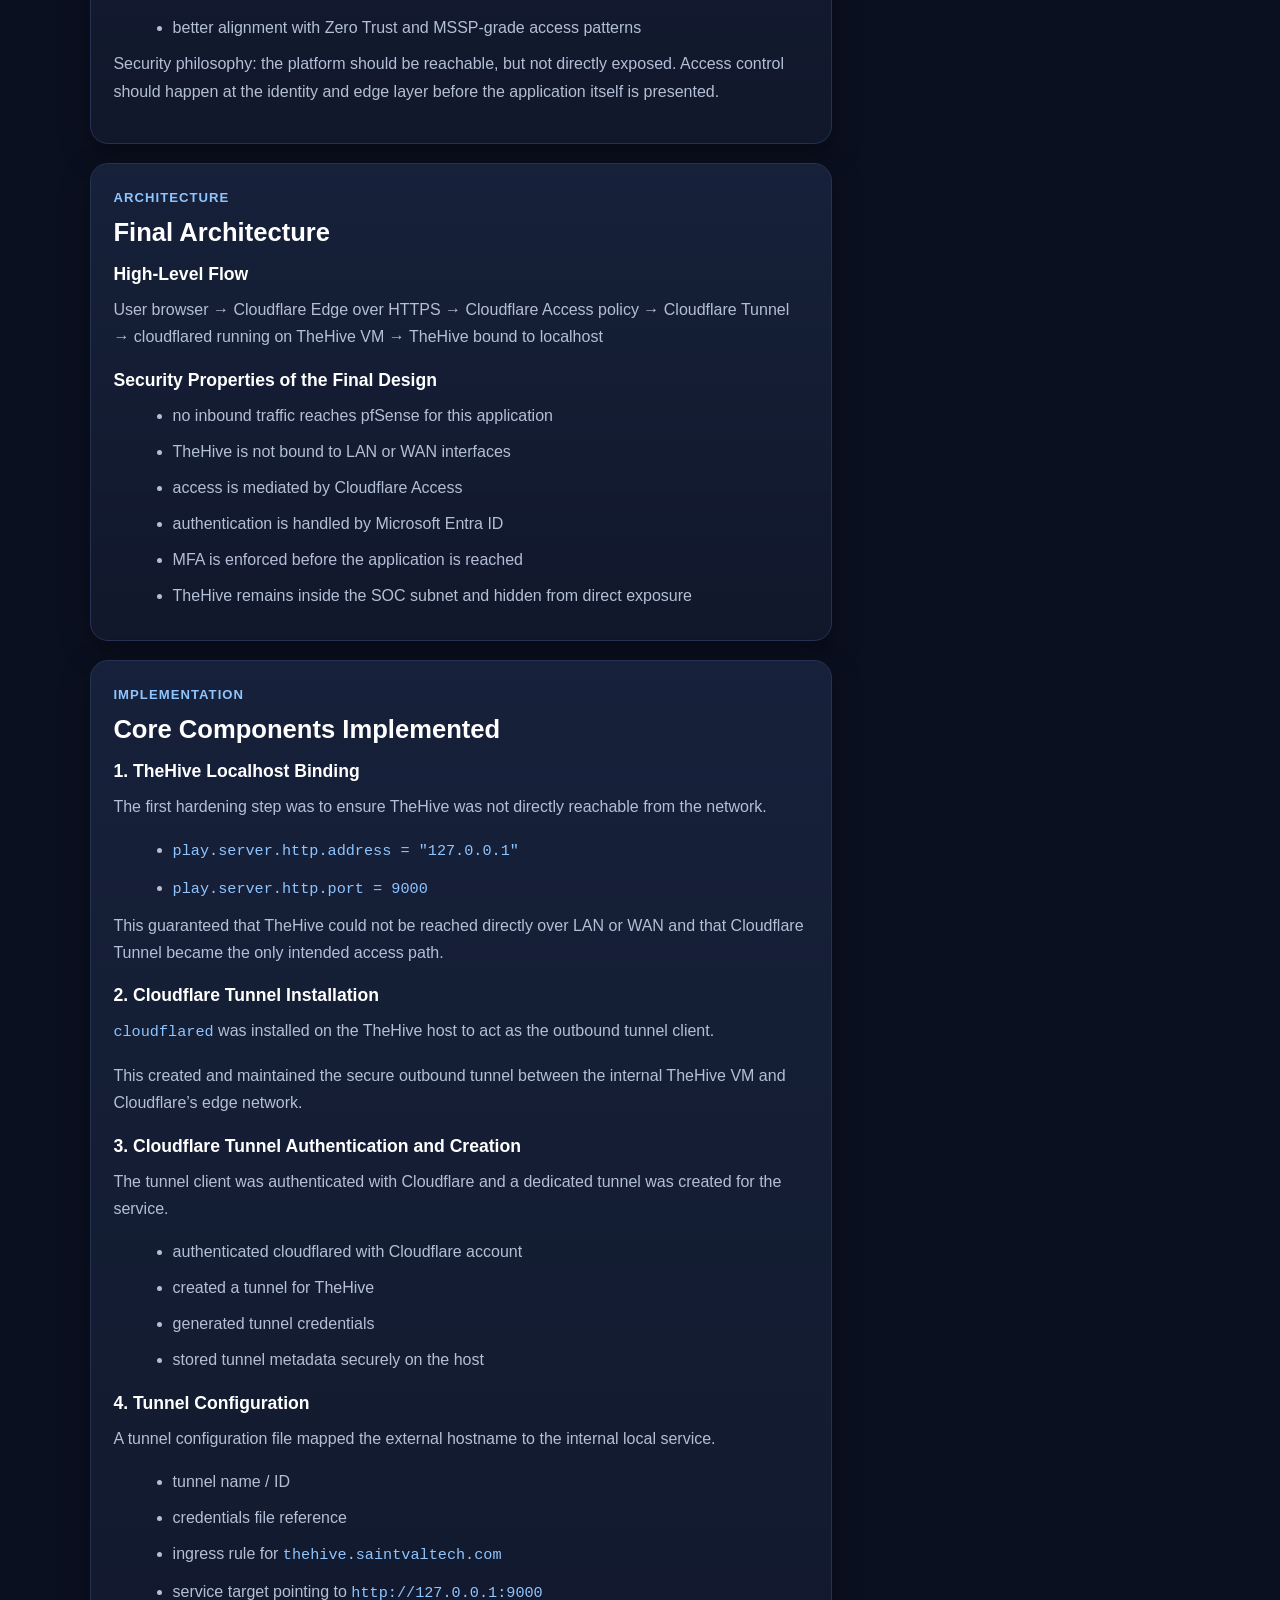
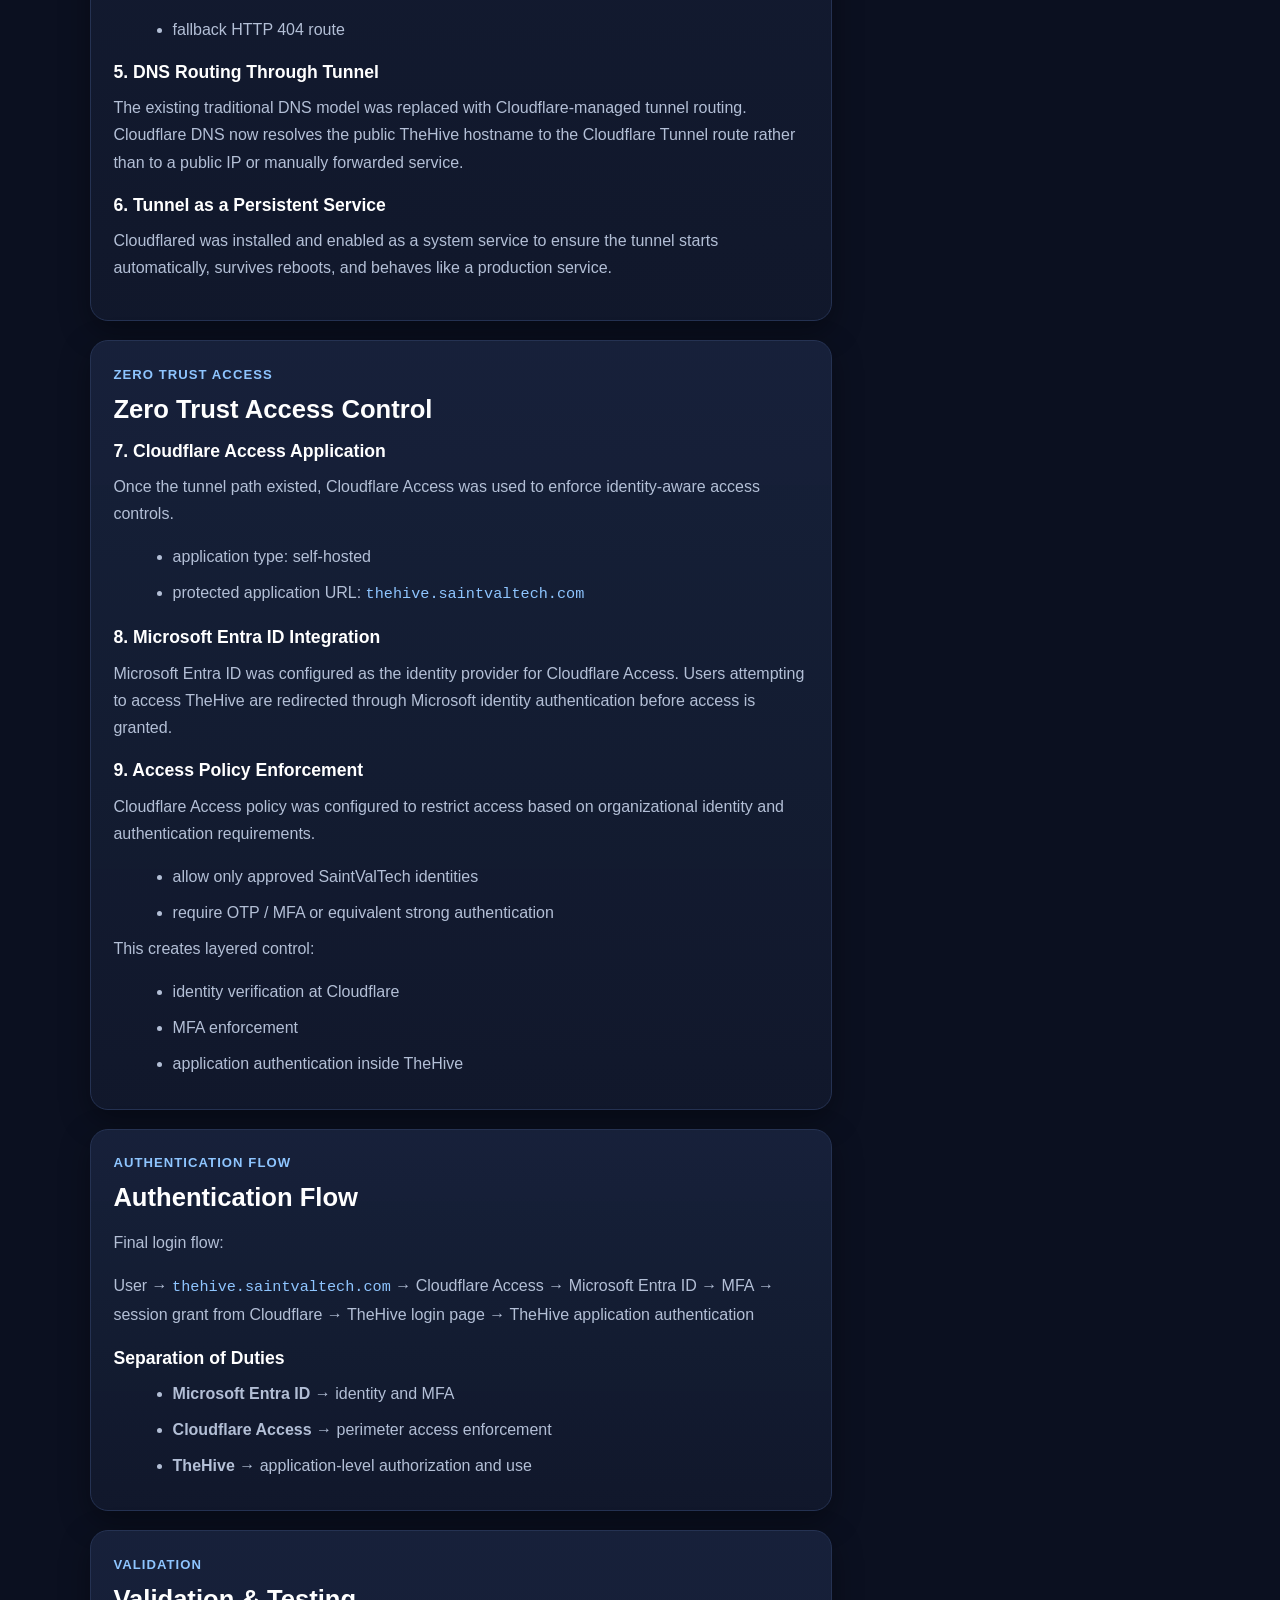
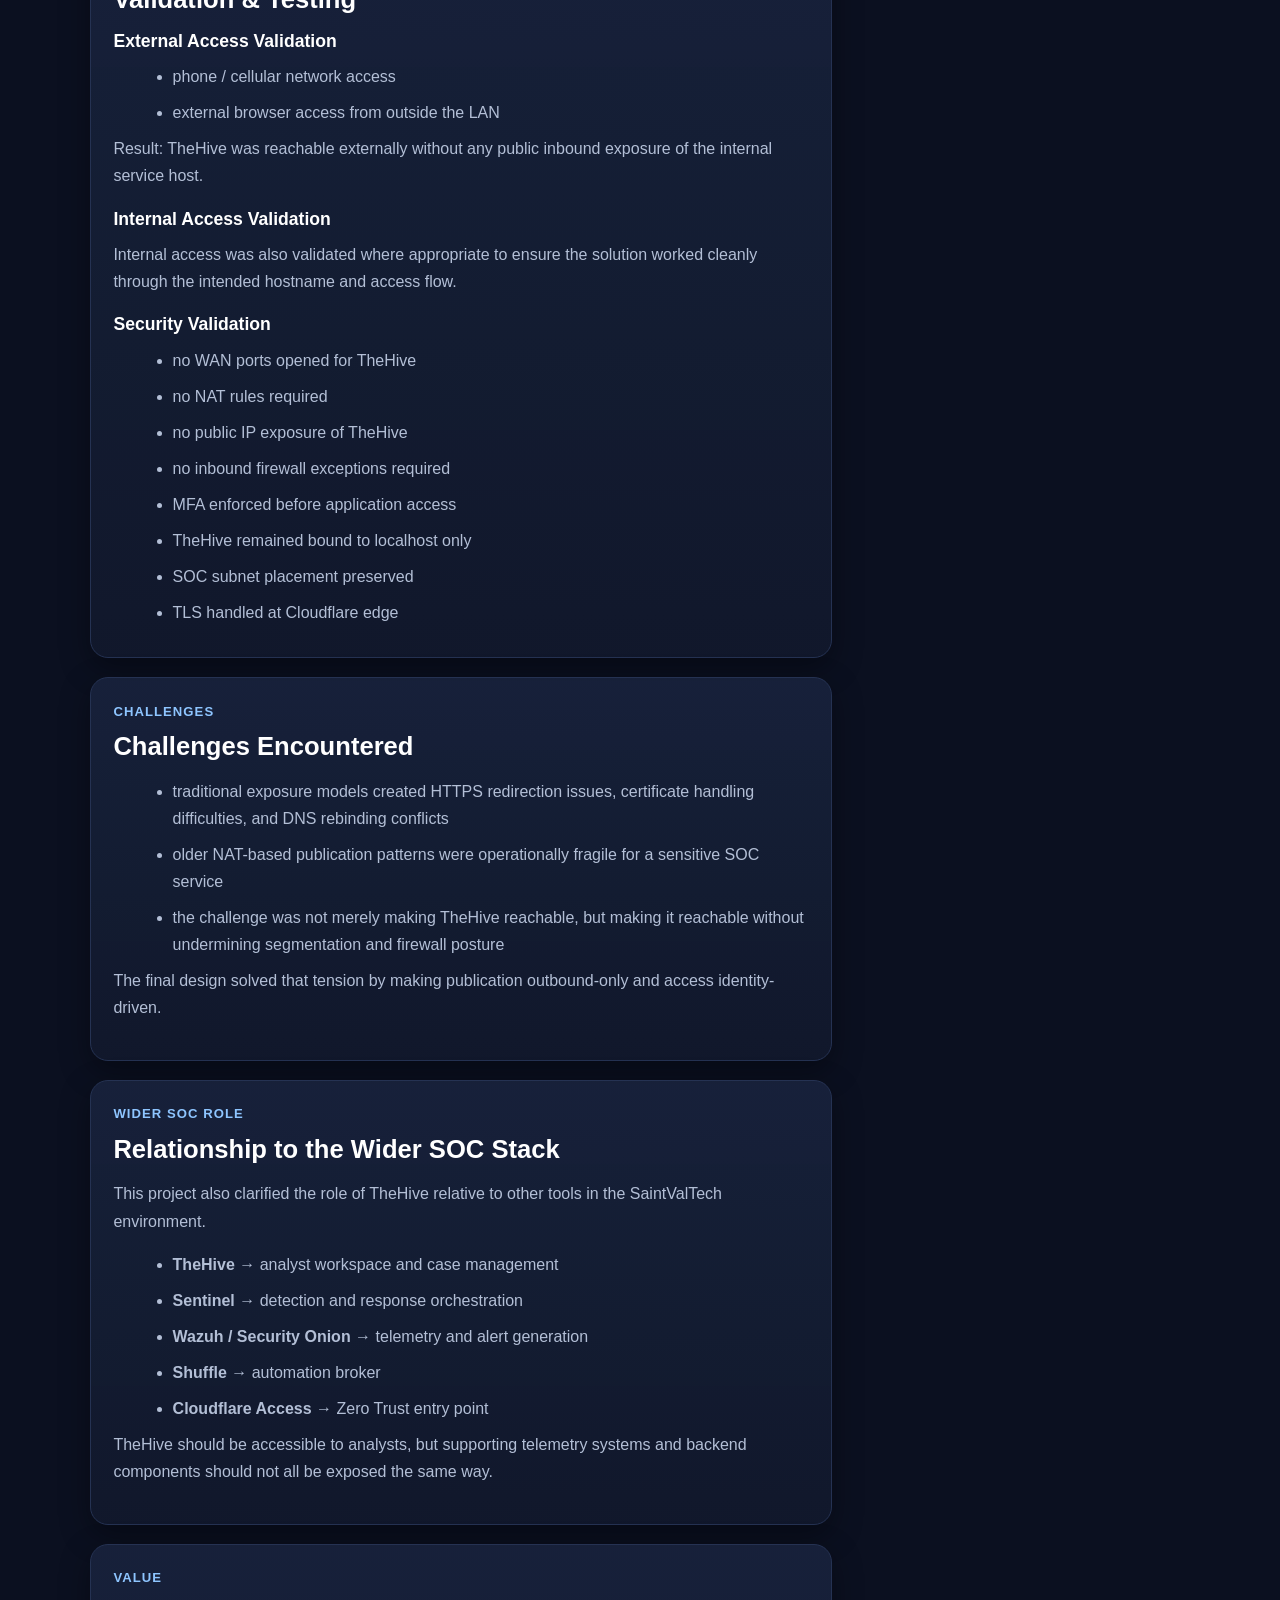
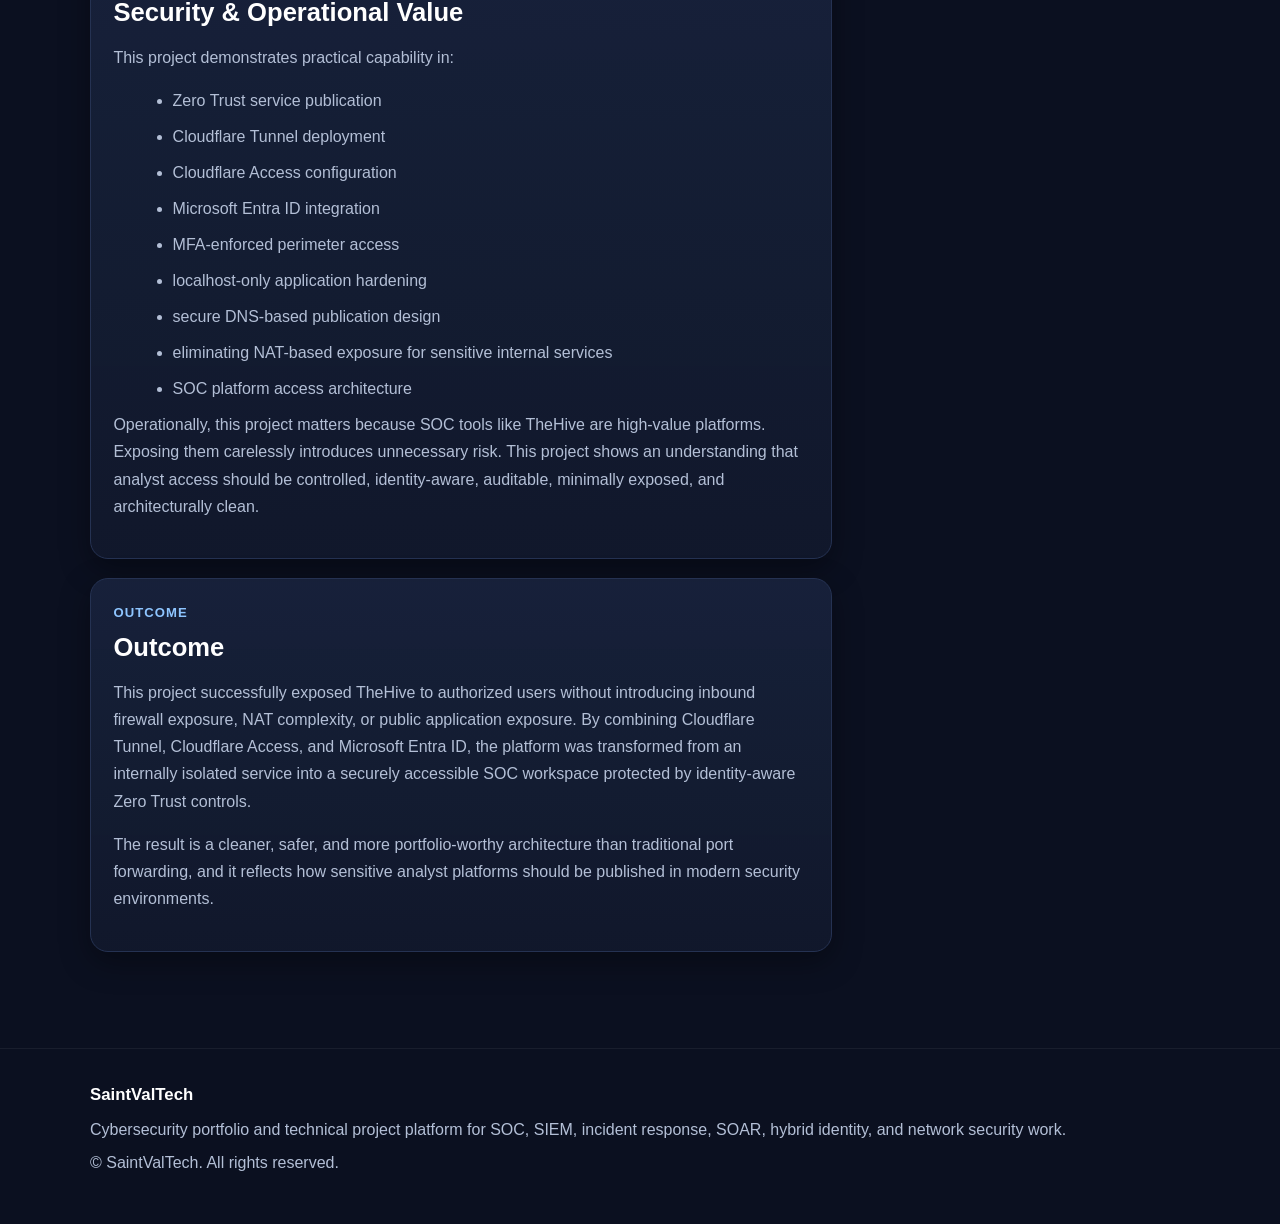
<file: project-5.html>
<!DOCTYPE html>
<html lang="en">
<head>
  <meta charset="UTF-8" />
  <meta name="viewport" content="width=device-width, initial-scale=1.0" />
  <title>Zero Trust Exposure of TheHive | SaintValTech</title>
  <meta
    name="description"
    content="SaintValTech project page for Zero Trust Exposure of TheHive Using Cloudflare Tunnel, Access, and Microsoft Entra ID."
  />

  <style>
    :root {
      --bg: #0b1020;
      --bg-soft: #121a30;
      --card: #11182b;
      --card-2: #17213b;
      --text: #e8edf7;
      --muted: #b3bfd6;
      --line: #253252;
      --primary: #4ea1ff;
      --primary-dark: #2b7fe0;
      --accent: #8ec5ff;
      --success: #8ff0c8;
      --max-width: 1100px;
      --radius: 18px;
      --shadow: 0 10px 30px rgba(0, 0, 0, 0.35);
    }

    * { box-sizing: border-box; }
    html { scroll-behavior: smooth; }

    body {
      margin: 0;
      font-family: Arial, Helvetica, sans-serif;
      background:
        radial-gradient(circle at top right, rgba(78, 161, 255, 0.08), transparent 25%),
        linear-gradient(180deg, #0b1020 0%, #0b1020 100%);
      color: var(--text);
      line-height: 1.7;
    }

    a { color: var(--primary); text-decoration: none; }
    a:hover { text-decoration: underline; }

    .container {
      width: min(var(--max-width), calc(100% - 2rem));
      margin: 0 auto;
    }

    .site-header {
      position: sticky;
      top: 0;
      z-index: 1000;
      backdrop-filter: blur(10px);
      background: rgba(11, 16, 32, 0.92);
      border-bottom: 1px solid rgba(255, 255, 255, 0.06);
    }

    .nav {
      display: flex;
      align-items: center;
      justify-content: space-between;
      gap: 1rem;
      padding: 1rem 0;
    }

    .brand {
      font-size: 1.25rem;
      font-weight: 700;
      color: #fff;
      letter-spacing: 0.02em;
      white-space: nowrap;
    }

    .nav-links {
      display: flex;
      flex-wrap: wrap;
      gap: 1rem;
    }

    .nav-links a {
      color: var(--muted);
      font-weight: 600;
      font-size: 0.95rem;
    }

    .nav-links a:hover {
      color: #fff;
      text-decoration: none;
    }

    .hero {
      padding: 5rem 0 3rem;
      border-bottom: 1px solid rgba(255, 255, 255, 0.04);
    }

    .eyebrow {
      display: inline-block;
      margin-bottom: 1rem;
      padding: 0.35rem 0.75rem;
      border: 1px solid rgba(78, 161, 255, 0.25);
      border-radius: 999px;
      color: var(--accent);
      font-size: 0.82rem;
      font-weight: 700;
      text-transform: uppercase;
      letter-spacing: 0.08em;
      background: rgba(78, 161, 255, 0.08);
    }

    h1, h2, h3 {
      margin-top: 0;
      line-height: 1.2;
      color: #fff;
    }

    h1 {
      font-size: clamp(2.1rem, 4vw, 3.6rem);
      margin-bottom: 1rem;
    }

    h2 {
      font-size: clamp(1.4rem, 2vw, 2rem);
      margin-bottom: 1rem;
    }

    h3 {
      font-size: 1.1rem;
      margin-bottom: 0.7rem;
    }

    .subtitle {
      font-size: 1.08rem;
      color: var(--accent);
      font-weight: 700;
      margin-bottom: 1.1rem;
    }

    p {
      color: var(--muted);
      margin: 0 0 1rem;
    }

    .hero-actions {
      display: flex;
      flex-wrap: wrap;
      gap: 0.85rem;
      margin-top: 1.4rem;
    }

    .btn {
      display: inline-flex;
      align-items: center;
      justify-content: center;
      min-height: 46px;
      padding: 0.8rem 1.15rem;
      border-radius: 12px;
      border: 1px solid transparent;
      font-weight: 700;
      transition: 0.2s ease;
      text-decoration: none;
      cursor: pointer;
    }

    .btn:hover {
      text-decoration: none;
      transform: translateY(-1px);
    }

    .btn-primary {
      background: var(--primary);
      color: #fff;
      box-shadow: var(--shadow);
    }

    .btn-primary:hover { background: var(--primary-dark); }

    .btn-secondary {
      background: transparent;
      color: #fff;
      border-color: var(--line);
    }

    .btn-secondary:hover {
      border-color: var(--primary);
      color: var(--accent);
    }

    .section { padding: 2.8rem 0; }

    .content-grid {
      display: grid;
      grid-template-columns: 2fr 0.9fr;
      gap: 1.5rem;
      align-items: start;
    }

    .side-card,
    .section-card {
      background: linear-gradient(180deg, rgba(23, 33, 59, 0.95), rgba(17, 24, 43, 0.98));
      border: 1px solid var(--line);
      border-radius: var(--radius);
      padding: 1.4rem;
      box-shadow: var(--shadow);
    }

    .section-card { margin-bottom: 1.2rem; }

    .muted-label {
      color: var(--accent);
      text-transform: uppercase;
      letter-spacing: 0.08em;
      font-size: 0.82rem;
      font-weight: 700;
      margin-bottom: 0.5rem;
    }

    ul {
      margin: 0.6rem 0 0 1.2rem;
      color: var(--muted);
    }

    li { margin-bottom: 0.55rem; }

    .meta-list {
      display: grid;
      gap: 0.8rem;
    }

    .meta-item strong {
      display: block;
      color: #fff;
      margin-bottom: 0.25rem;
      font-size: 0.95rem;
    }

    .back-link {
      display: inline-block;
      margin-bottom: 1.2rem;
      font-weight: 700;
    }

    .site-footer {
      border-top: 1px solid rgba(255,255,255,0.06);
      padding: 2rem 0 3rem;
      margin-top: 2rem;
    }

    .footer-inner {
      display: flex;
      flex-direction: column;
      gap: 0.4rem;
      color: var(--muted);
    }

    .footer-brand {
      color: #fff;
      font-weight: 700;
      font-size: 1.05rem;
    }

    code {
      color: var(--accent);
      font-family: "Courier New", Courier, monospace;
      font-size: 0.95em;
    }

    @media (max-width: 900px) {
      .content-grid { grid-template-columns: 1fr; }
    }

    @media (max-width: 760px) {
      .nav {
        flex-direction: column;
        align-items: flex-start;
      }

      .hero { padding-top: 4.5rem; }
    }
  </style>
</head>
<body>

  <header class="site-header">
    <div class="container nav">
      <a class="brand" href="index.html">SaintValTech</a>
      <nav class="nav-links">
        <a href="index.html">Home</a>
        <a href="index.html#about">About</a>
        <a href="index.html#projects">Projects</a>
        <a href="index.html#certifications">Certifications</a>
        <a href="index.html#tools">Tools</a>
        <a href="index.html#contact">Contact</a>
      </nav>
    </div>
  </header>

  <main>
    <section class="hero">
      <div class="container">
        <a class="back-link" href="index.html#projects">← Back to Projects</a>
        <div class="eyebrow">SaintValTech Project</div>
        <h1>Zero Trust Exposure of TheHive Using Cloudflare Tunnel, Access, and Microsoft Entra ID</h1>
        <div class="subtitle">Securely publishing TheHive without inbound firewall exposure using Cloudflare Zero Trust and Microsoft identity</div>
        <p>
          This project documents the secure external exposure of TheHive, the case management and incident response
          platform used in the SaintValTech SOC lab, without opening inbound firewall ports or relying on traditional
          NAT-based publishing. Instead of exposing TheHive through direct port forwarding, the platform was published
          using Cloudflare Tunnel and protected with Cloudflare Access backed by Microsoft Entra ID and MFA.
        </p>

        <div class="hero-actions">
          <a class="btn btn-primary" href="https://github.com/SaintValTech/SaintValTech-Homelab/tree/main/docs/project-5-zero-trust-exposure-of-thehive" target="_blank" rel="noopener noreferrer">GitHub Repo</a>
          <a class="btn btn-secondary" href="index.html#contact">Contact</a>
        </div>
      </div>
    </section>

    <section class="section">
      <div class="container content-grid">
        <div>
          <div class="section-card">
            <div class="muted-label">Objective</div>
            <h2>Project Objective</h2>
            <p>
              The objective of this project was to securely expose TheHive to authorized users without weakening
              the network security posture of the SOC environment.
            </p>
            <p>
              Specifically, the project aimed to:
            </p>
            <ul>
              <li>eliminate inbound port forwarding for TheHive</li>
              <li>avoid public IP exposure of the platform</li>
              <li>enforce identity-aware access controls before application login</li>
              <li>integrate access authentication with Microsoft Entra ID</li>
              <li>require MFA at the access perimeter</li>
              <li>preserve TheHive’s placement inside a protected SOC subnet</li>
              <li>create a cleaner and more defensible architecture than traditional reverse proxy or NAT exposure</li>
            </ul>
            <p>
              TheHive also needed to support secure integration with <strong>Microsoft Sentinel SOAR workflows</strong>,
              enabling Logic Apps to send incident and alert data into TheHive as part of the broader case management pipeline.
            </p>
          </div>

          <div class="section-card">
            <div class="muted-label">Environment</div>
            <h2>Environment Overview</h2>

            <h3>Platform Being Exposed</h3>
            <ul>
              <li><strong>Application:</strong> TheHive</li>
              <li><strong>Role:</strong> SOC case management and incident response platform</li>
              <li><strong>Function in lab:</strong> central analyst workspace for alerts, cases, and workflow coordination</li>
            </ul>

            <h3 style="margin-top: 1.2rem;">Internal Placement</h3>
            <p>
              TheHive was deployed inside a hardened SIEM / SOC subnet behind pfSense with strict segmentation
              and no requirement for direct public inbound access.
            </p>

            <h3 style="margin-top: 1.2rem;">Supporting Components</h3>
            <ul>
              <li>pfSense as edge firewall</li>
              <li>Cloudflare Tunnel (cloudflared) for outbound-only service publication</li>
              <li>Cloudflare Access for Zero Trust access enforcement</li>
              <li>Microsoft Entra ID for identity and MFA</li>
              <li>Cloudflare DNS for public hostname handling</li>
            </ul>

            <h3 style="margin-top: 1.2rem;">Protected Hostname</h3>
            <ul>
              <li><code>thehive.saintvaltech.com</code></li>
            </ul>
          </div>

          <div class="section-card">
            <div class="muted-label">Problem Statement</div>
            <h2>Problem Statement</h2>
            <p>
              Initial attempts to expose TheHive through traditional methods introduced complexity and unnecessary risk.
            </p>

            <h3>Problems with Traditional Exposure</h3>
            <ul>
              <li>required inbound WAN port forwarding</li>
              <li>introduced NAT and firewall troubleshooting complexity</li>
              <li>increased attack surface</li>
              <li>created edge cases around DNS rebinding and reverse path behavior</li>
              <li>complicated certificate and HTTPS handling</li>
              <li>conflicted with pfSense hardening and non-standard management port configuration</li>
              <li>made the architecture harder to explain in a modern SOC context</li>
            </ul>

            <p>
              The platform needed to be accessible to authorized analysts while preserving the integrity of the SOC subnet
              and avoiding unnecessary exposure at the network edge.
            </p>

            <p>
              In addition, TheHive needed to be reachable in a secure and reliable way for
              <strong>Microsoft Sentinel SOAR workflows</strong>, allowing Logic Apps to forward incidents and alerts
              into TheHive without relying on traditional inbound firewall exposure or fragile NAT-based publishing.
            </p>

            <p>
              This led to the decision to replace traditional exposure with a <strong>Zero Trust publication model</strong>.
            </p>
          </div>

          <div class="section-card">
            <div class="muted-label">Design Decision</div>
            <h2>Why Cloudflare Tunnel Was Chosen</h2>
            <p>
              Cloudflare Tunnel was selected because it allowed TheHive to be published through
              <strong>outbound-only connectivity</strong> from the internal host to Cloudflare,
              eliminating the need for inbound firewall openings.
            </p>

            <h3>Benefits of This Design</h3>
            <ul>
              <li>no public IP exposure of TheHive</li>
              <li>no WAN port forwarding</li>
              <li>no NAT rules</li>
              <li>no NAT reflection problems</li>
              <li>no inbound firewall exceptions required</li>
              <li>TLS handled through Cloudflare edge services</li>
              <li>access controlled before the application is reached</li>
              <li>better alignment with Zero Trust and MSSP-grade access patterns</li>
            </ul>

            <p>
              Security philosophy: the platform should be reachable, but not directly exposed.
              Access control should happen at the identity and edge layer before the application itself is presented.
            </p>
          </div>

          <div class="section-card">
            <div class="muted-label">Architecture</div>
            <h2>Final Architecture</h2>

            <h3>High-Level Flow</h3>
            <p>
              User browser → Cloudflare Edge over HTTPS → Cloudflare Access policy → Cloudflare Tunnel
              → cloudflared running on TheHive VM → TheHive bound to localhost
            </p>

            <h3 style="margin-top: 1.2rem;">Security Properties of the Final Design</h3>
            <ul>
              <li>no inbound traffic reaches pfSense for this application</li>
              <li>TheHive is not bound to LAN or WAN interfaces</li>
              <li>access is mediated by Cloudflare Access</li>
              <li>authentication is handled by Microsoft Entra ID</li>
              <li>MFA is enforced before the application is reached</li>
              <li>TheHive remains inside the SOC subnet and hidden from direct exposure</li>
            </ul>
          </div>

          <div class="section-card">
            <div class="muted-label">Implementation</div>
            <h2>Core Components Implemented</h2>

            <h3>1. TheHive Localhost Binding</h3>
            <p>
              The first hardening step was to ensure TheHive was not directly reachable from the network.
            </p>
            <ul>
              <li><code>play.server.http.address = "127.0.0.1"</code></li>
              <li><code>play.server.http.port = 9000</code></li>
            </ul>
            <p>
              This guaranteed that TheHive could not be reached directly over LAN or WAN and that Cloudflare Tunnel
              became the only intended access path.
            </p>

            <h3 style="margin-top: 1.2rem;">2. Cloudflare Tunnel Installation</h3>
            <p>
              <code>cloudflared</code> was installed on the TheHive host to act as the outbound tunnel client.
            </p>
            <p>
              This created and maintained the secure outbound tunnel between the internal TheHive VM and Cloudflare’s edge network.
            </p>

            <h3 style="margin-top: 1.2rem;">3. Cloudflare Tunnel Authentication and Creation</h3>
            <p>
              The tunnel client was authenticated with Cloudflare and a dedicated tunnel was created for the service.
            </p>
            <ul>
              <li>authenticated cloudflared with Cloudflare account</li>
              <li>created a tunnel for TheHive</li>
              <li>generated tunnel credentials</li>
              <li>stored tunnel metadata securely on the host</li>
            </ul>

            <h3 style="margin-top: 1.2rem;">4. Tunnel Configuration</h3>
            <p>
              A tunnel configuration file mapped the external hostname to the internal local service.
            </p>
            <ul>
              <li>tunnel name / ID</li>
              <li>credentials file reference</li>
              <li>ingress rule for <code>thehive.saintvaltech.com</code></li>
              <li>service target pointing to <code>http://127.0.0.1:9000</code></li>
              <li>fallback HTTP 404 route</li>
            </ul>

            <h3 style="margin-top: 1.2rem;">5. DNS Routing Through Tunnel</h3>
            <p>
              The existing traditional DNS model was replaced with Cloudflare-managed tunnel routing.
              Cloudflare DNS now resolves the public TheHive hostname to the Cloudflare Tunnel route rather than
              to a public IP or manually forwarded service.
            </p>

            <h3 style="margin-top: 1.2rem;">6. Tunnel as a Persistent Service</h3>
            <p>
              Cloudflared was installed and enabled as a system service to ensure the tunnel starts automatically,
              survives reboots, and behaves like a production service.
            </p>
          </div>

          <div class="section-card">
            <div class="muted-label">Zero Trust Access</div>
            <h2>Zero Trust Access Control</h2>

            <h3>7. Cloudflare Access Application</h3>
            <p>
              Once the tunnel path existed, Cloudflare Access was used to enforce identity-aware access controls.
            </p>
            <ul>
              <li>application type: self-hosted</li>
              <li>protected application URL: <code>thehive.saintvaltech.com</code></li>
            </ul>

            <h3 style="margin-top: 1.2rem;">8. Microsoft Entra ID Integration</h3>
            <p>
              Microsoft Entra ID was configured as the identity provider for Cloudflare Access.
              Users attempting to access TheHive are redirected through Microsoft identity authentication before access is granted.
            </p>

            <h3 style="margin-top: 1.2rem;">9. Access Policy Enforcement</h3>
            <p>
              Cloudflare Access policy was configured to restrict access based on organizational identity and authentication requirements.
            </p>
            <ul>
              <li>allow only approved SaintValTech identities</li>
              <li>require OTP / MFA or equivalent strong authentication</li>
            </ul>

            <p>
              This creates layered control:
            </p>
            <ul>
              <li>identity verification at Cloudflare</li>
              <li>MFA enforcement</li>
              <li>application authentication inside TheHive</li>
            </ul>
          </div>

          <div class="section-card">
            <div class="muted-label">Authentication Flow</div>
            <h2>Authentication Flow</h2>
            <p>
              Final login flow:
            </p>
            <p>
              User → <code>thehive.saintvaltech.com</code> → Cloudflare Access → Microsoft Entra ID → MFA
              → session grant from Cloudflare → TheHive login page → TheHive application authentication
            </p>

            <h3 style="margin-top: 1.2rem;">Separation of Duties</h3>
            <ul>
              <li><strong>Microsoft Entra ID</strong> → identity and MFA</li>
              <li><strong>Cloudflare Access</strong> → perimeter access enforcement</li>
              <li><strong>TheHive</strong> → application-level authorization and use</li>
            </ul>
          </div>

          <div class="section-card">
            <div class="muted-label">Validation</div>
            <h2>Validation &amp; Testing</h2>

            <h3>External Access Validation</h3>
            <ul>
              <li>phone / cellular network access</li>
              <li>external browser access from outside the LAN</li>
            </ul>
            <p>
              Result: TheHive was reachable externally without any public inbound exposure of the internal service host.
            </p>

            <h3 style="margin-top: 1.2rem;">Internal Access Validation</h3>
            <p>
              Internal access was also validated where appropriate to ensure the solution worked cleanly through the intended hostname and access flow.
            </p>

            <h3 style="margin-top: 1.2rem;">Security Validation</h3>
            <ul>
              <li>no WAN ports opened for TheHive</li>
              <li>no NAT rules required</li>
              <li>no public IP exposure of TheHive</li>
              <li>no inbound firewall exceptions required</li>
              <li>MFA enforced before application access</li>
              <li>TheHive remained bound to localhost only</li>
              <li>SOC subnet placement preserved</li>
              <li>TLS handled at Cloudflare edge</li>
            </ul>
          </div>

          <div class="section-card">
            <div class="muted-label">Challenges</div>
            <h2>Challenges Encountered</h2>
            <ul>
              <li>traditional exposure models created HTTPS redirection issues, certificate handling difficulties, and DNS rebinding conflicts</li>
              <li>older NAT-based publication patterns were operationally fragile for a sensitive SOC service</li>
              <li>the challenge was not merely making TheHive reachable, but making it reachable without undermining segmentation and firewall posture</li>
            </ul>
            <p>
              The final design solved that tension by making publication outbound-only and access identity-driven.
            </p>
          </div>

          <div class="section-card">
            <div class="muted-label">Wider SOC Role</div>
            <h2>Relationship to the Wider SOC Stack</h2>
            <p>
              This project also clarified the role of TheHive relative to other tools in the SaintValTech environment.
            </p>
            <ul>
              <li><strong>TheHive</strong> → analyst workspace and case management</li>
              <li><strong>Sentinel</strong> → detection and response orchestration</li>
              <li><strong>Wazuh / Security Onion</strong> → telemetry and alert generation</li>
              <li><strong>Shuffle</strong> → automation broker</li>
              <li><strong>Cloudflare Access</strong> → Zero Trust entry point</li>
            </ul>
            <p>
              TheHive should be accessible to analysts, but supporting telemetry systems and backend components
              should not all be exposed the same way.
            </p>
          </div>

          <div class="section-card">
            <div class="muted-label">Value</div>
            <h2>Security &amp; Operational Value</h2>
            <p>
              This project demonstrates practical capability in:
            </p>
            <ul>
              <li>Zero Trust service publication</li>
              <li>Cloudflare Tunnel deployment</li>
              <li>Cloudflare Access configuration</li>
              <li>Microsoft Entra ID integration</li>
              <li>MFA-enforced perimeter access</li>
              <li>localhost-only application hardening</li>
              <li>secure DNS-based publication design</li>
              <li>eliminating NAT-based exposure for sensitive internal services</li>
              <li>SOC platform access architecture</li>
            </ul>
            <p>
              Operationally, this project matters because SOC tools like TheHive are high-value platforms.
              Exposing them carelessly introduces unnecessary risk. This project shows an understanding that analyst access should be controlled,
              identity-aware, auditable, minimally exposed, and architecturally clean.
            </p>
          </div>

          <div class="section-card">
            <div class="muted-label">Outcome</div>
            <h2>Outcome</h2>
            <p>
              This project successfully exposed TheHive to authorized users without introducing inbound firewall exposure,
              NAT complexity, or public application exposure. By combining Cloudflare Tunnel, Cloudflare Access, and Microsoft Entra ID,
              the platform was transformed from an internally isolated service into a securely accessible SOC workspace protected
              by identity-aware Zero Trust controls.
            </p>
            <p>
              The result is a cleaner, safer, and more portfolio-worthy architecture than traditional port forwarding,
              and it reflects how sensitive analyst platforms should be published in modern security environments.
            </p>
          </div>
        </div>

        <aside>
          <div class="side-card">
            <div class="muted-label">Project Summary</div>
            <h3>Quick Overview</h3>
            <div class="meta-list">
              <div class="meta-item">
                <strong>Project Type</strong>
                <span>Zero Trust / Secure Service Exposure / SOC Platform Access</span>
              </div>
              <div class="meta-item">
                <strong>Core Platforms</strong>
                <span>TheHive, Cloudflare Tunnel, Cloudflare Access, Microsoft Entra ID</span>
              </div>
              <div class="meta-item">
                <strong>Focus Areas</strong>
                <span>Zero Trust, MFA, identity-aware access, secure publication, analyst platform design</span>
              </div>
              <div class="meta-item">
                <strong>Status</strong>
                <span>Completed</span>
              </div>
            </div>
          </div>

          <div class="side-card" style="margin-top: 1.2rem;">
            <div class="muted-label">Tools &amp; Technologies</div>
            <h3>Tools Used</h3>
            <ul>
              <li>TheHive</li>
              <li>Cloudflare Tunnel</li>
              <li>cloudflared</li>
              <li>Cloudflare Access</li>
              <li>Microsoft Entra ID</li>
              <li>Cloudflare DNS</li>
              <li>pfSense</li>
              <li>localhost service binding</li>
              <li>MFA</li>
              <li>self-hosted application publication controls</li>
            </ul>
          </div>

          <div class="side-card" style="margin-top: 1.2rem;">
            <div class="muted-label">Skills Demonstrated</div>
            <h3>Key Skills</h3>
            <ul>
              <li>Zero Trust architecture design</li>
              <li>secure external service publication</li>
              <li>Cloudflare Tunnel deployment</li>
              <li>identity-aware access enforcement</li>
              <li>Entra ID integration</li>
              <li>MFA access control</li>
              <li>SOC platform hardening</li>
              <li>service exposure minimization</li>
              <li>infrastructure documentation</li>
              <li>security architecture reasoning</li>
            </ul>
          </div>
        </aside>
      </div>
    </section>
  </main>

  <footer class="site-footer">
    <div class="container footer-inner">
      <div class="footer-brand">SaintValTech</div>
      <div>Cybersecurity portfolio and technical project platform for SOC, SIEM, incident response, SOAR, hybrid identity, and network security work.</div>
      <div>© SaintValTech. All rights reserved.</div>
    </div>
  </footer>

</body>
</html>
</file>
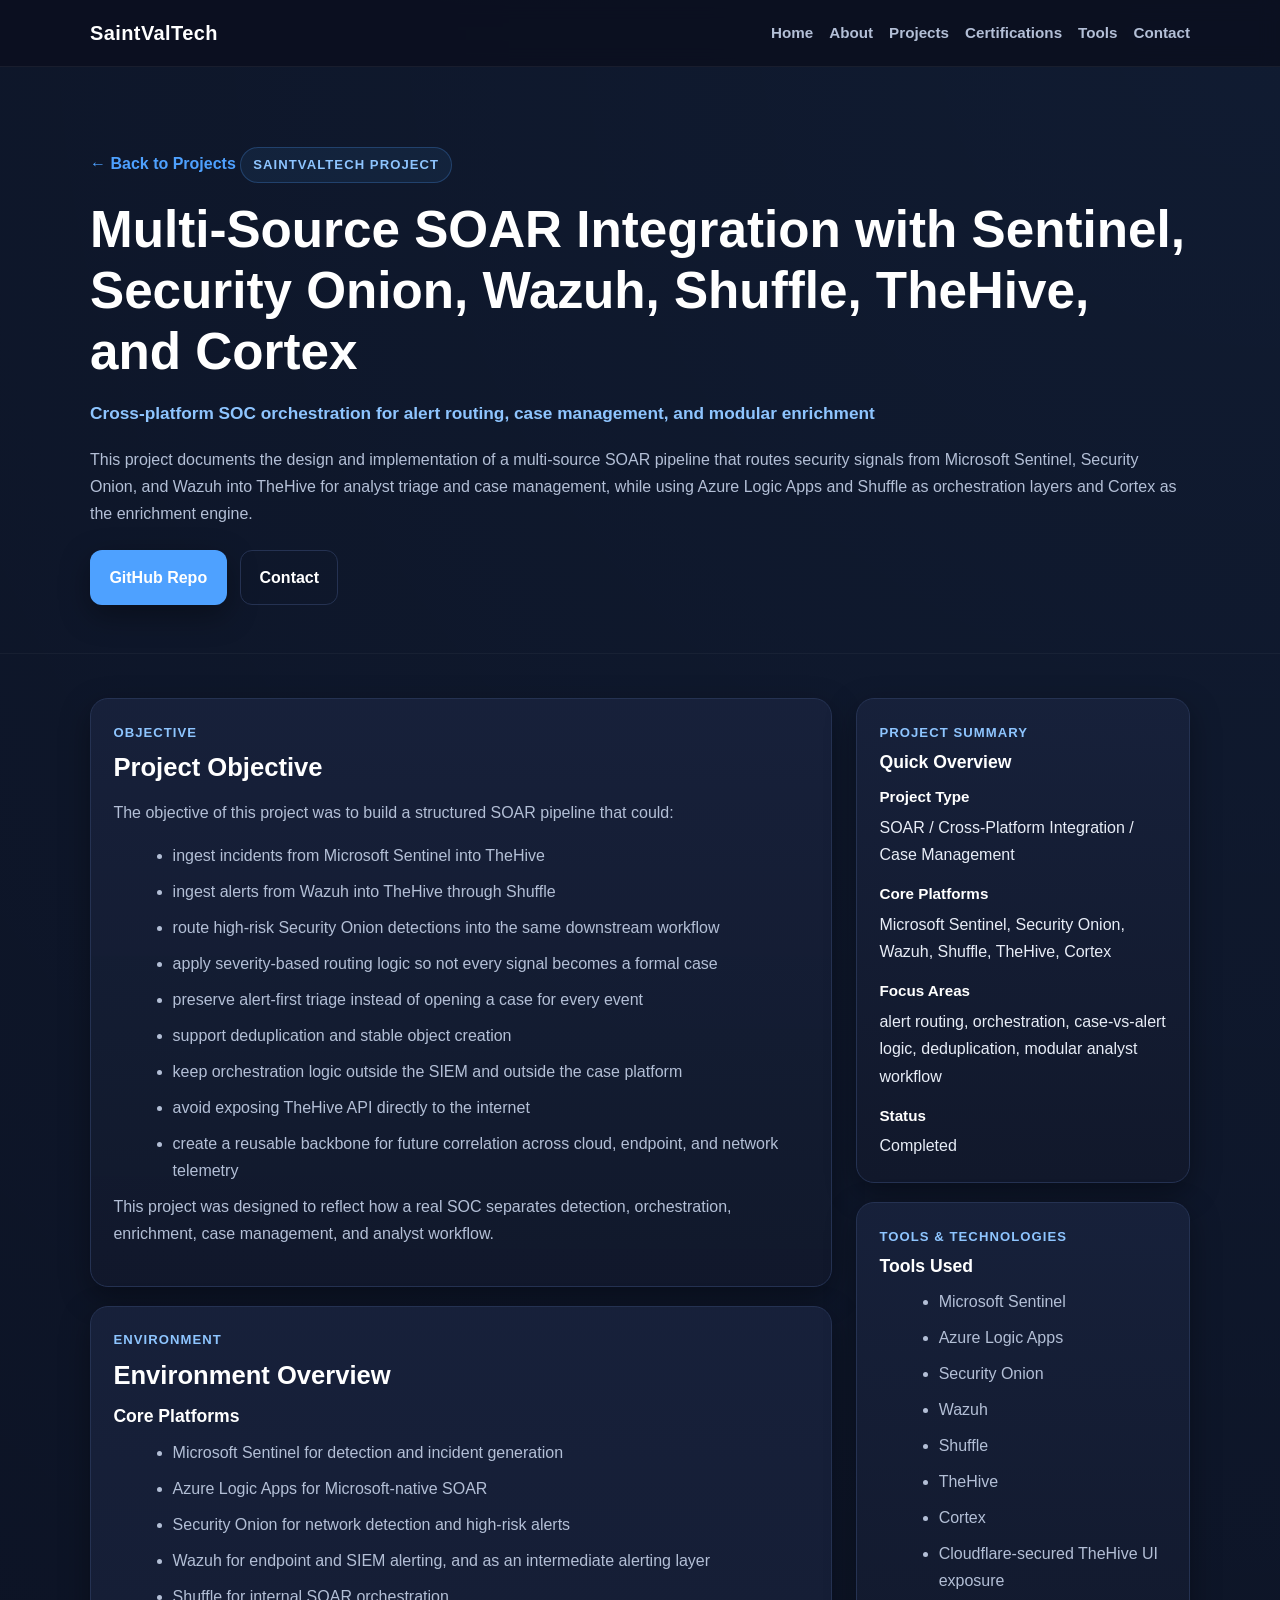
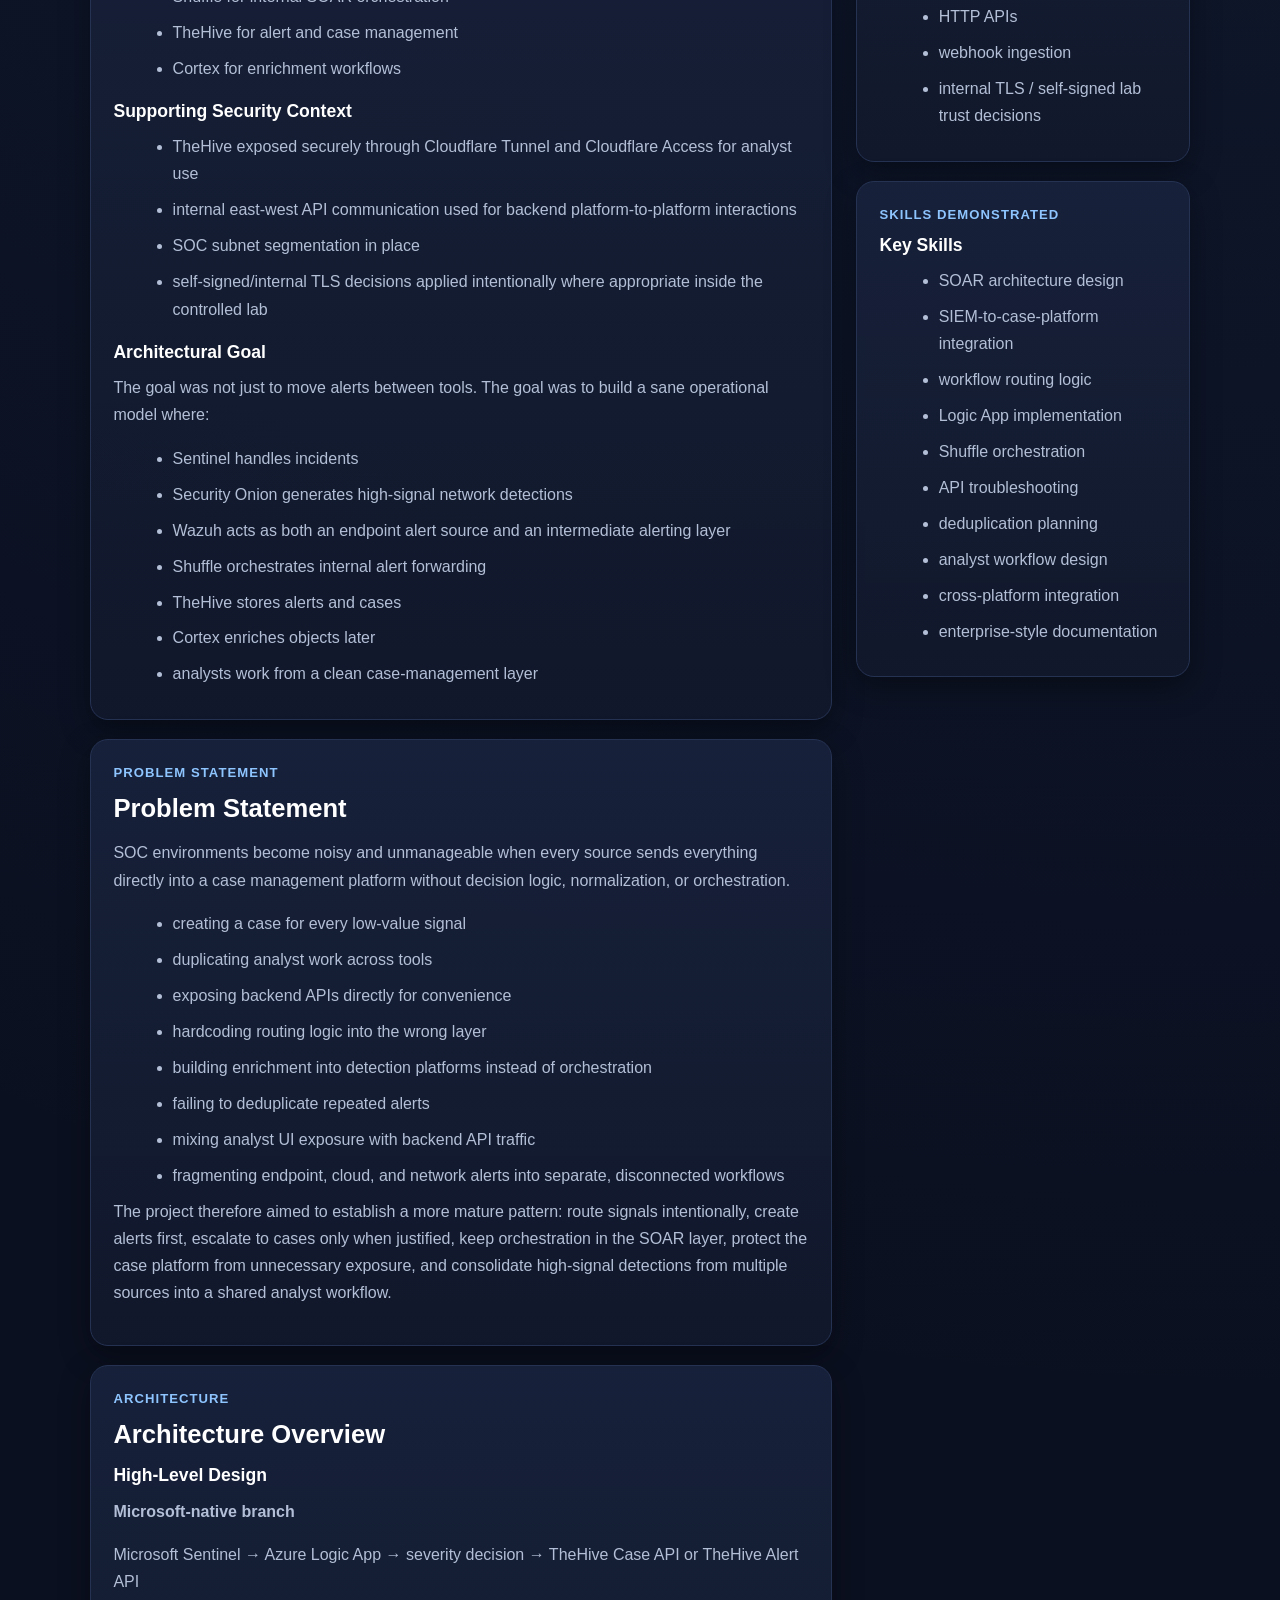
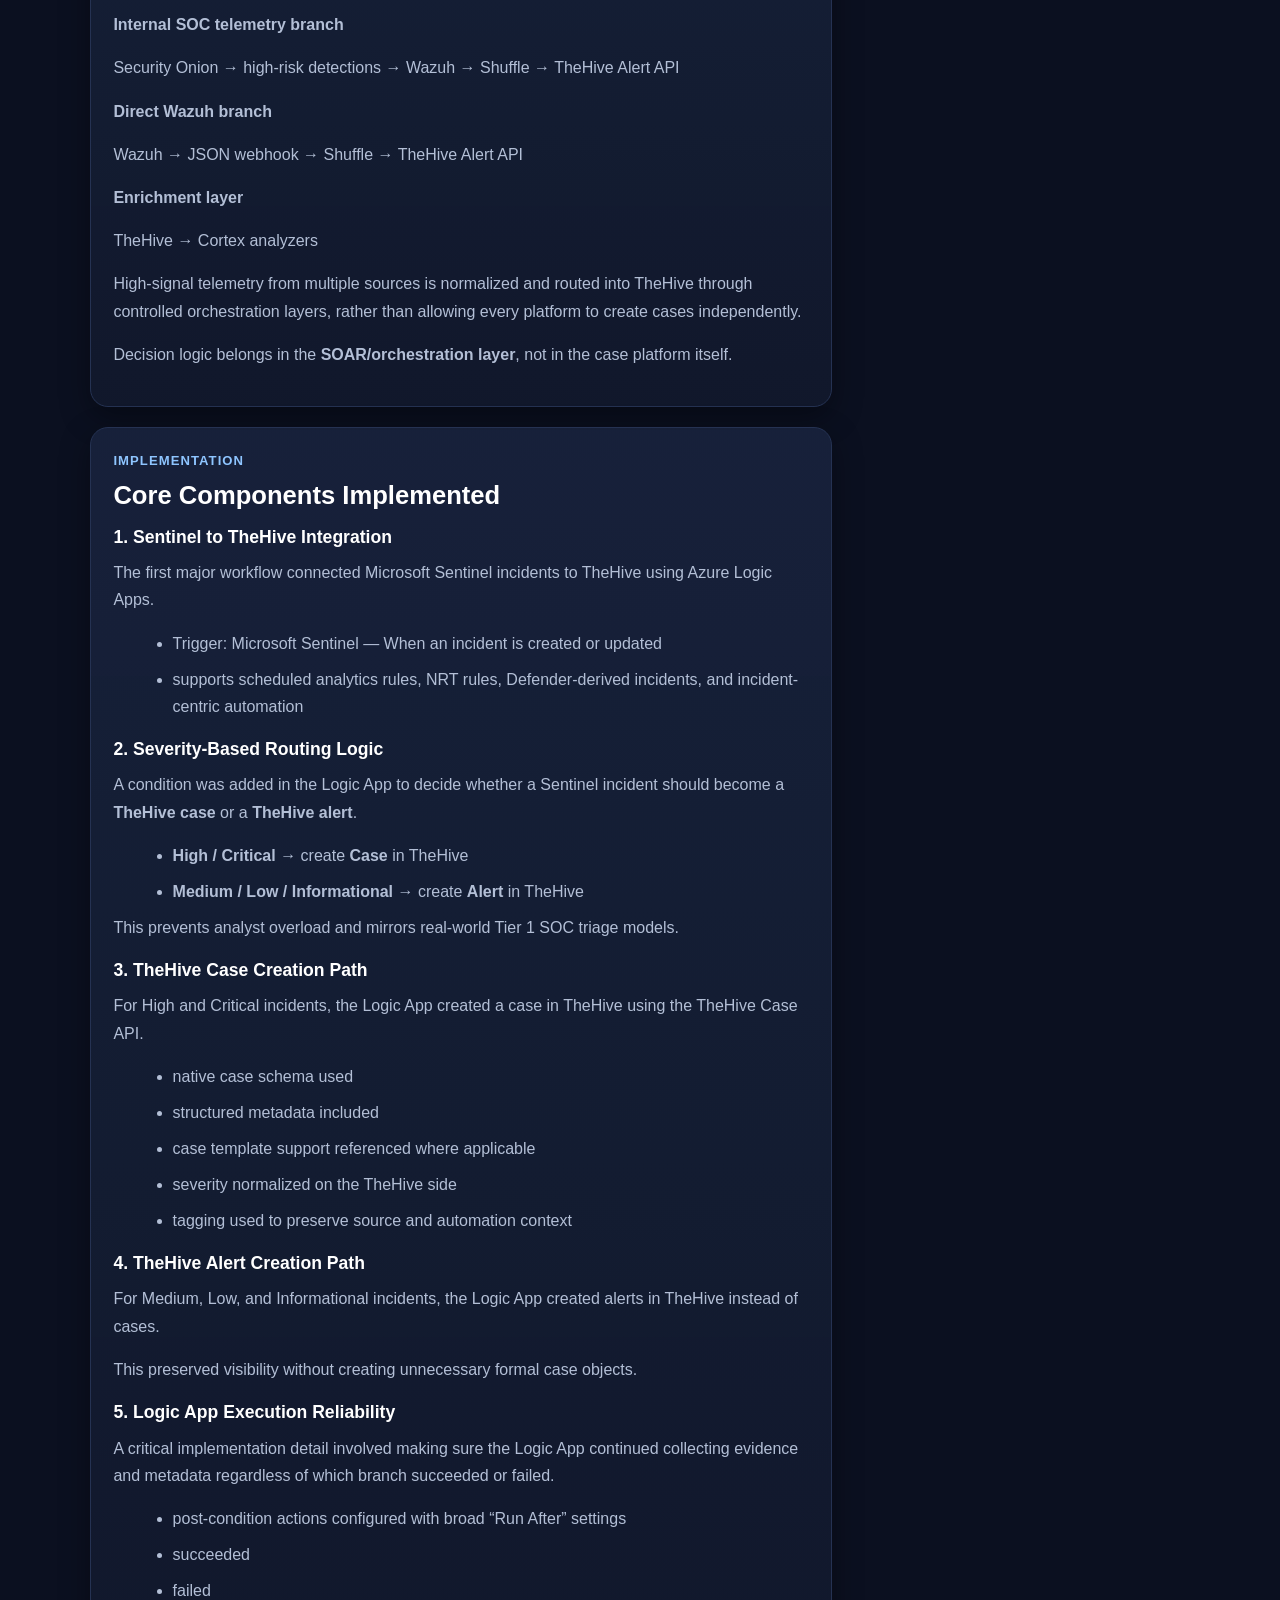
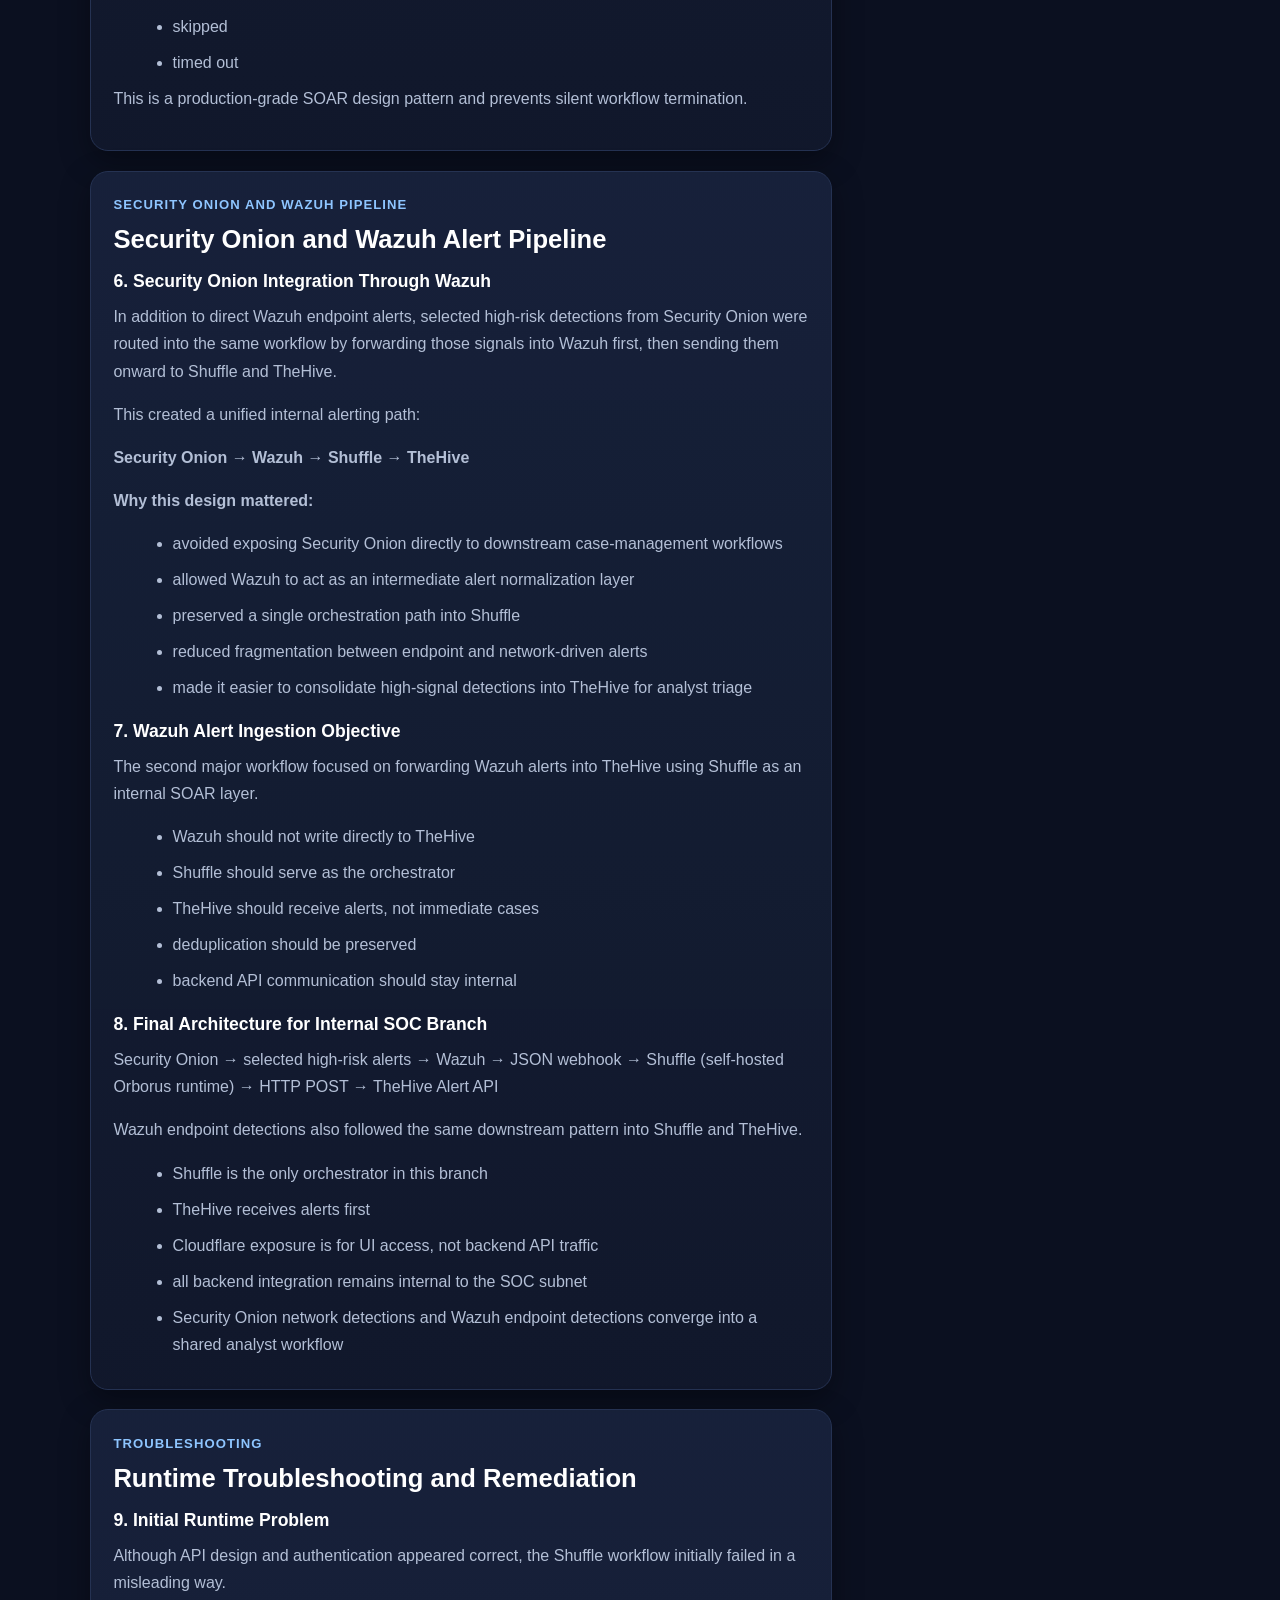
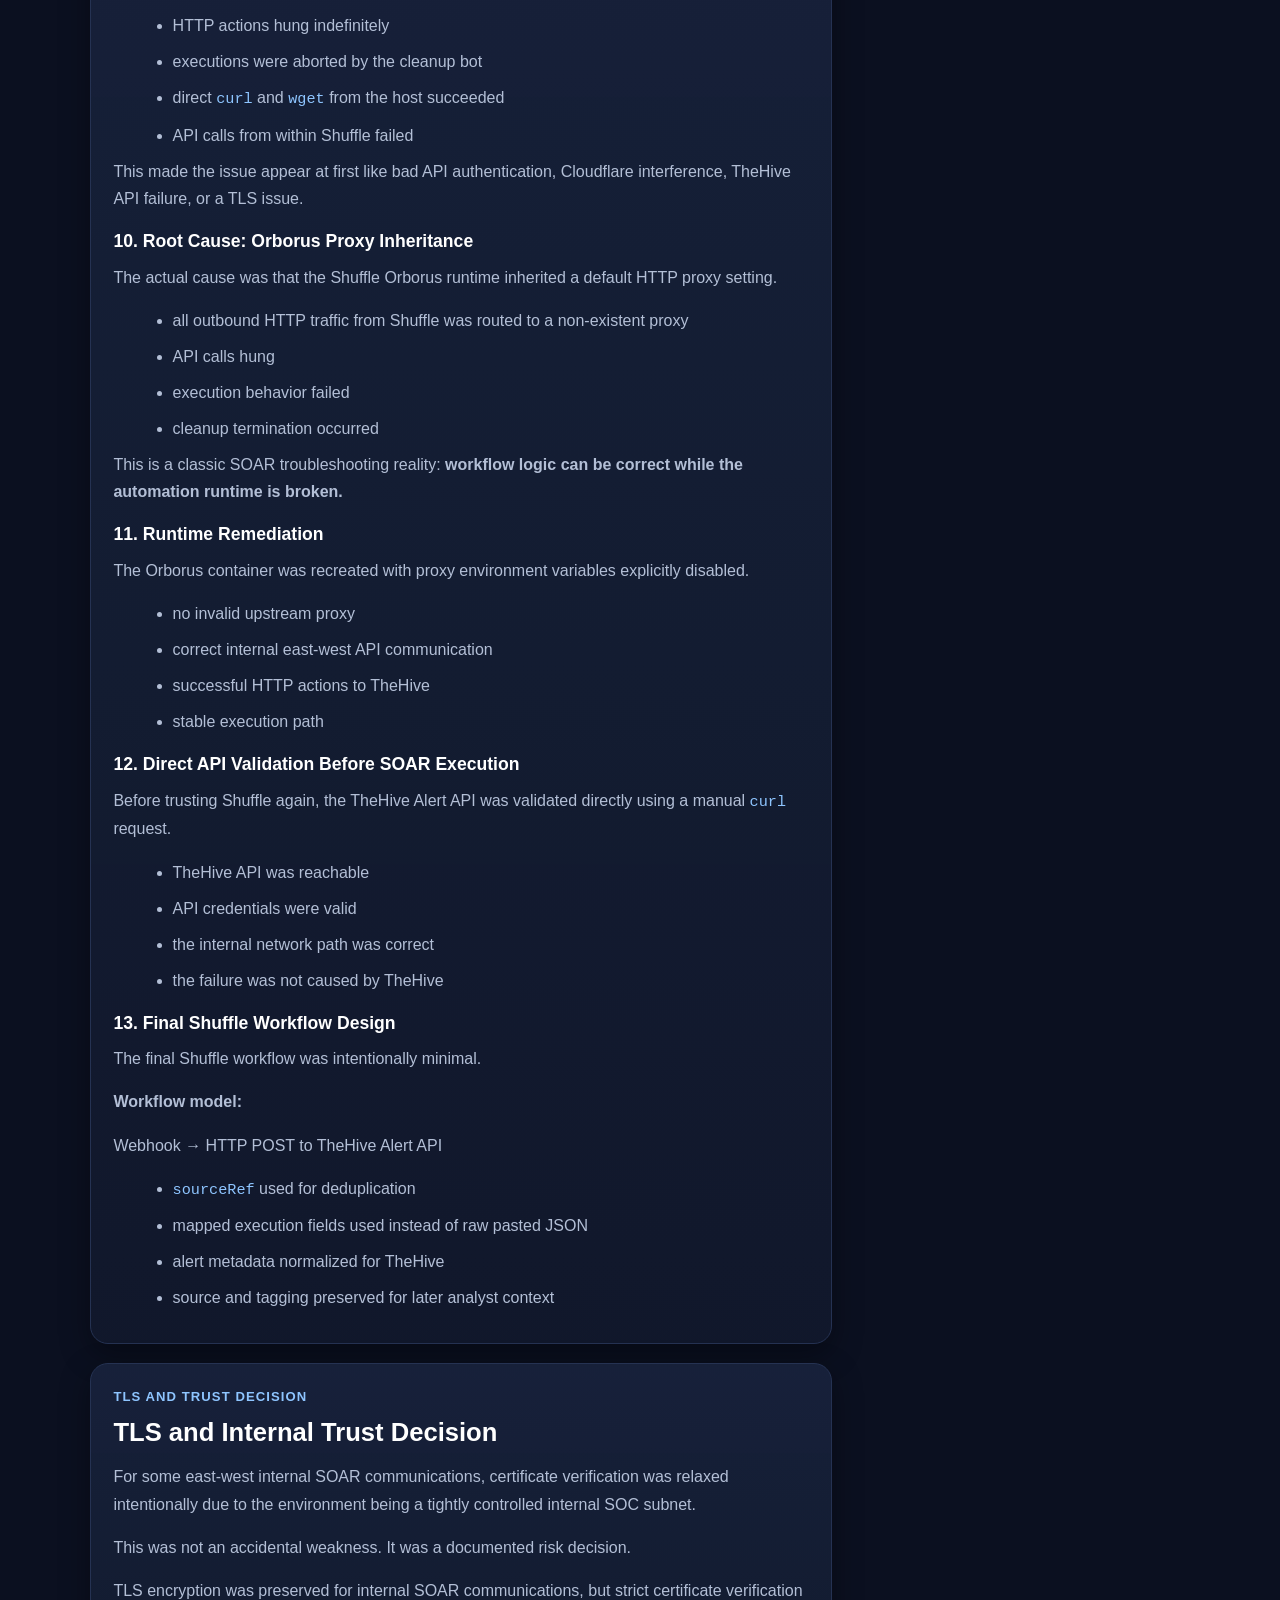
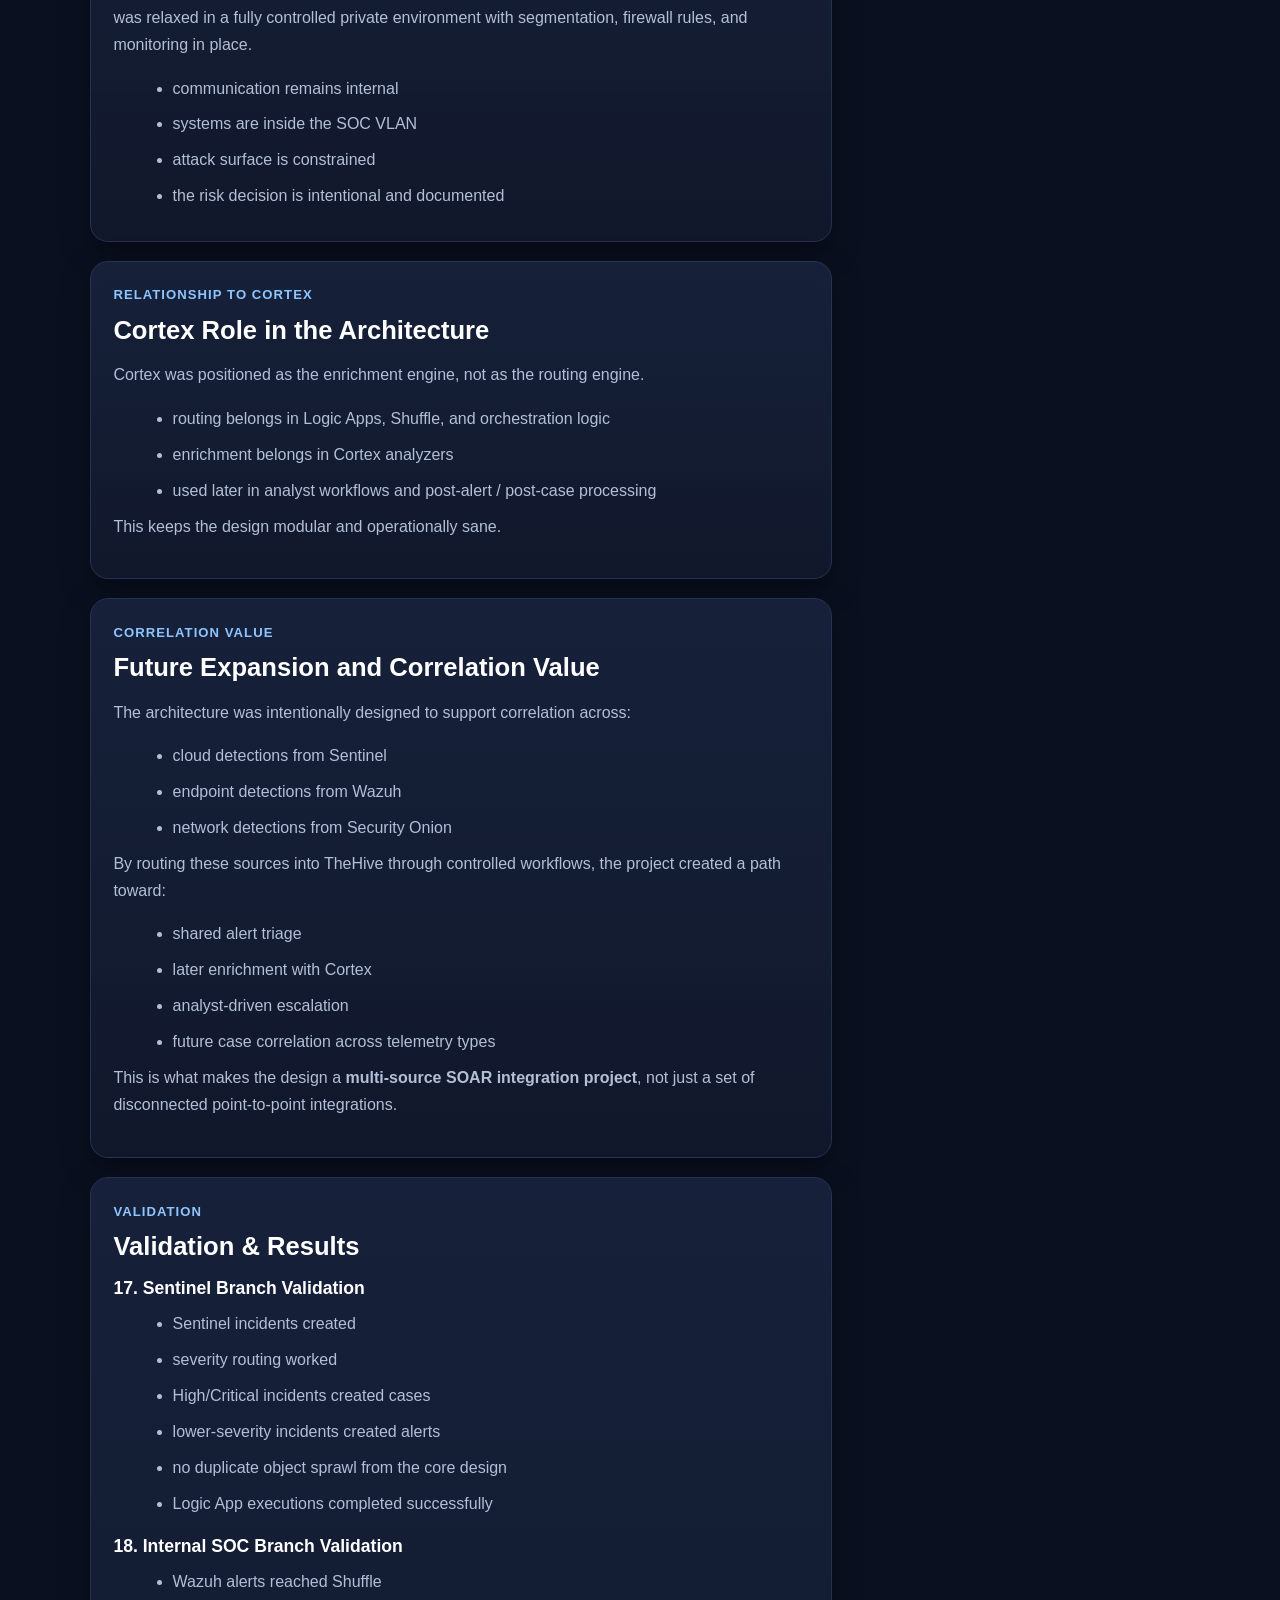
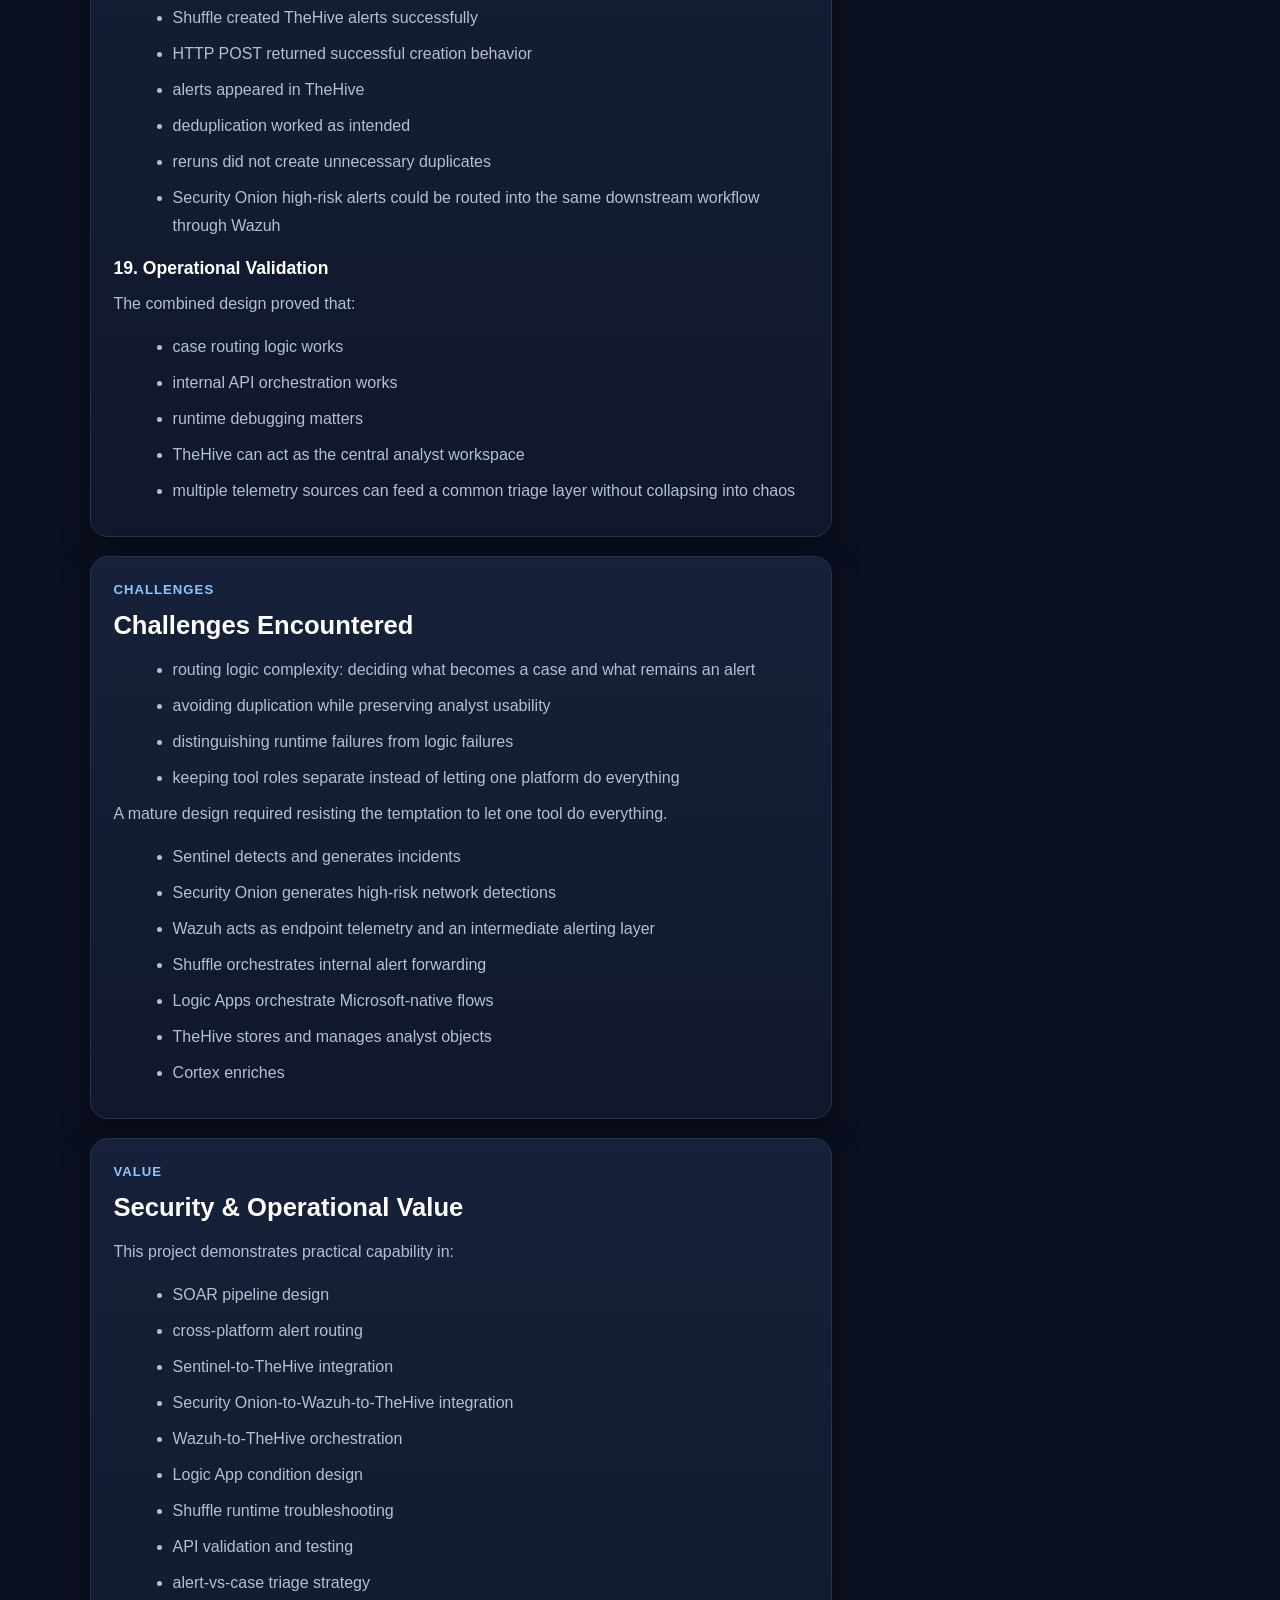
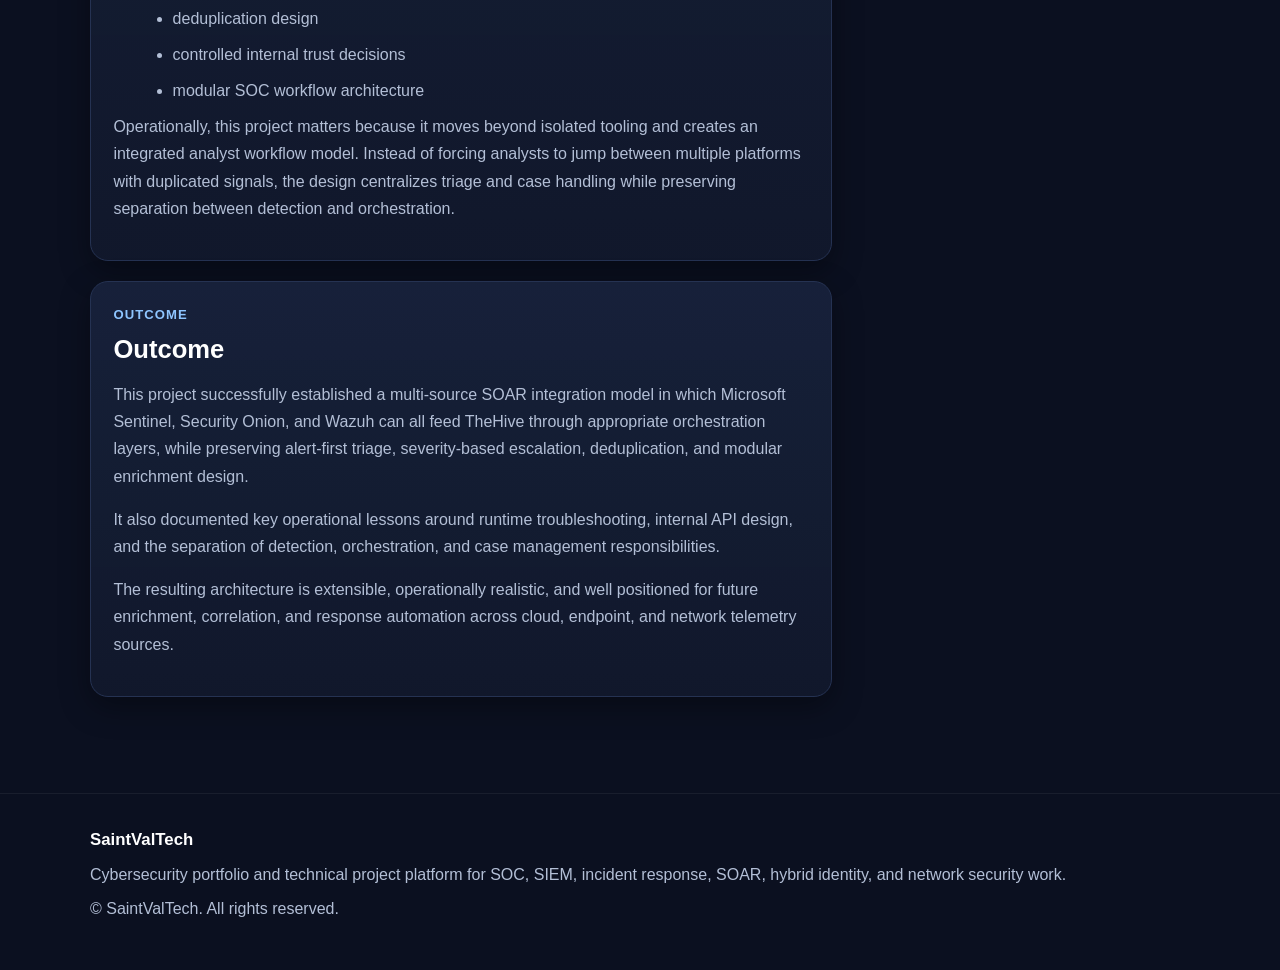
<file: project-6.html>
<!DOCTYPE html>
<html lang="en">
<head>
  <meta charset="UTF-8" />
  <meta name="viewport" content="width=device-width, initial-scale=1.0" />
  <title>Multi-Source SOAR Integration | SaintValTech</title>
  <meta
    name="description"
    content="SaintValTech project page for Multi-Source SOAR Integration with Sentinel, Security Onion, Wazuh, Shuffle, TheHive, and Cortex."
  />

  <style>
    :root {
      --bg: #0b1020;
      --bg-soft: #121a30;
      --card: #11182b;
      --card-2: #17213b;
      --text: #e8edf7;
      --muted: #b3bfd6;
      --line: #253252;
      --primary: #4ea1ff;
      --primary-dark: #2b7fe0;
      --accent: #8ec5ff;
      --success: #8ff0c8;
      --max-width: 1100px;
      --radius: 18px;
      --shadow: 0 10px 30px rgba(0, 0, 0, 0.35);
    }

    * { box-sizing: border-box; }
    html { scroll-behavior: smooth; }

    body {
      margin: 0;
      font-family: Arial, Helvetica, sans-serif;
      background:
        radial-gradient(circle at top right, rgba(78, 161, 255, 0.08), transparent 25%),
        linear-gradient(180deg, #0b1020 0%, #0b1020 100%);
      color: var(--text);
      line-height: 1.7;
    }

    a { color: var(--primary); text-decoration: none; }
    a:hover { text-decoration: underline; }

    .container {
      width: min(var(--max-width), calc(100% - 2rem));
      margin: 0 auto;
    }

    .site-header {
      position: sticky;
      top: 0;
      z-index: 1000;
      backdrop-filter: blur(10px);
      background: rgba(11, 16, 32, 0.92);
      border-bottom: 1px solid rgba(255, 255, 255, 0.06);
    }

    .nav {
      display: flex;
      align-items: center;
      justify-content: space-between;
      gap: 1rem;
      padding: 1rem 0;
    }

    .brand {
      font-size: 1.25rem;
      font-weight: 700;
      color: #fff;
      letter-spacing: 0.02em;
      white-space: nowrap;
    }

    .nav-links {
      display: flex;
      flex-wrap: wrap;
      gap: 1rem;
    }

    .nav-links a {
      color: var(--muted);
      font-weight: 600;
      font-size: 0.95rem;
    }

    .nav-links a:hover {
      color: #fff;
      text-decoration: none;
    }

    .hero {
      padding: 5rem 0 3rem;
      border-bottom: 1px solid rgba(255, 255, 255, 0.04);
    }

    .eyebrow {
      display: inline-block;
      margin-bottom: 1rem;
      padding: 0.35rem 0.75rem;
      border: 1px solid rgba(78, 161, 255, 0.25);
      border-radius: 999px;
      color: var(--accent);
      font-size: 0.82rem;
      font-weight: 700;
      text-transform: uppercase;
      letter-spacing: 0.08em;
      background: rgba(78, 161, 255, 0.08);
    }

    h1, h2, h3 {
      margin-top: 0;
      line-height: 1.2;
      color: #fff;
    }

    h1 {
      font-size: clamp(2.1rem, 4vw, 3.6rem);
      margin-bottom: 1rem;
    }

    h2 {
      font-size: clamp(1.4rem, 2vw, 2rem);
      margin-bottom: 1rem;
    }

    h3 {
      font-size: 1.1rem;
      margin-bottom: 0.7rem;
    }

    .subtitle {
      font-size: 1.08rem;
      color: var(--accent);
      font-weight: 700;
      margin-bottom: 1.1rem;
    }

    p {
      color: var(--muted);
      margin: 0 0 1rem;
    }

    .hero-actions {
      display: flex;
      flex-wrap: wrap;
      gap: 0.85rem;
      margin-top: 1.4rem;
    }

    .btn {
      display: inline-flex;
      align-items: center;
      justify-content: center;
      min-height: 46px;
      padding: 0.8rem 1.15rem;
      border-radius: 12px;
      border: 1px solid transparent;
      font-weight: 700;
      transition: 0.2s ease;
      text-decoration: none;
      cursor: pointer;
    }

    .btn:hover {
      text-decoration: none;
      transform: translateY(-1px);
    }

    .btn-primary {
      background: var(--primary);
      color: #fff;
      box-shadow: var(--shadow);
    }

    .btn-primary:hover { background: var(--primary-dark); }

    .btn-secondary {
      background: transparent;
      color: #fff;
      border-color: var(--line);
    }

    .btn-secondary:hover {
      border-color: var(--primary);
      color: var(--accent);
    }

    .section { padding: 2.8rem 0; }

    .content-grid {
      display: grid;
      grid-template-columns: 2fr 0.9fr;
      gap: 1.5rem;
      align-items: start;
    }

    .side-card,
    .section-card {
      background: linear-gradient(180deg, rgba(23, 33, 59, 0.95), rgba(17, 24, 43, 0.98));
      border: 1px solid var(--line);
      border-radius: var(--radius);
      padding: 1.4rem;
      box-shadow: var(--shadow);
    }

    .section-card { margin-bottom: 1.2rem; }

    .muted-label {
      color: var(--accent);
      text-transform: uppercase;
      letter-spacing: 0.08em;
      font-size: 0.82rem;
      font-weight: 700;
      margin-bottom: 0.5rem;
    }

    ul {
      margin: 0.6rem 0 0 1.2rem;
      color: var(--muted);
    }

    li { margin-bottom: 0.55rem; }

    .meta-list {
      display: grid;
      gap: 0.8rem;
    }

    .meta-item strong {
      display: block;
      color: #fff;
      margin-bottom: 0.25rem;
      font-size: 0.95rem;
    }

    .back-link {
      display: inline-block;
      margin-bottom: 1.2rem;
      font-weight: 700;
    }

    .site-footer {
      border-top: 1px solid rgba(255,255,255,0.06);
      padding: 2rem 0 3rem;
      margin-top: 2rem;
    }

    .footer-inner {
      display: flex;
      flex-direction: column;
      gap: 0.4rem;
      color: var(--muted);
    }

    .footer-brand {
      color: #fff;
      font-weight: 700;
      font-size: 1.05rem;
    }

    code {
      color: var(--accent);
      font-family: "Courier New", Courier, monospace;
      font-size: 0.95em;
    }

    @media (max-width: 900px) {
      .content-grid { grid-template-columns: 1fr; }
    }

    @media (max-width: 760px) {
      .nav {
        flex-direction: column;
        align-items: flex-start;
      }

      .hero { padding-top: 4.5rem; }
    }
  </style>
</head>
<body>

  <header class="site-header">
    <div class="container nav">
      <a class="brand" href="index.html">SaintValTech</a>
      <nav class="nav-links">
        <a href="index.html">Home</a>
        <a href="index.html#about">About</a>
        <a href="index.html#projects">Projects</a>
        <a href="index.html#certifications">Certifications</a>
        <a href="index.html#tools">Tools</a>
        <a href="index.html#contact">Contact</a>
      </nav>
    </div>
  </header>

  <main>
    <section class="hero">
      <div class="container">
        <a class="back-link" href="index.html#projects">← Back to Projects</a>
        <div class="eyebrow">SaintValTech Project</div>
        <h1>Multi-Source SOAR Integration with Sentinel, Security Onion, Wazuh, Shuffle, TheHive, and Cortex</h1>
        <div class="subtitle">Cross-platform SOC orchestration for alert routing, case management, and modular enrichment</div>
        <p>
          This project documents the design and implementation of a multi-source SOAR pipeline that routes
          security signals from Microsoft Sentinel, Security Onion, and Wazuh into TheHive for analyst triage
          and case management, while using Azure Logic Apps and Shuffle as orchestration layers and Cortex as
          the enrichment engine.
        </p>

        <div class="hero-actions">
          <a class="btn btn-primary" href="https://github.com/SaintValTech/SaintValTech-Homelab/tree/main/docs/project-6-multi-source-soar-integration" target="_blank" rel="noopener noreferrer">GitHub Repo</a>
          <a class="btn btn-secondary" href="index.html#contact">Contact</a>
        </div>
      </div>
    </section>

    <section class="section">
      <div class="container content-grid">
        <div>
          <div class="section-card">
            <div class="muted-label">Objective</div>
            <h2>Project Objective</h2>
            <p>
              The objective of this project was to build a structured SOAR pipeline that could:
            </p>
            <ul>
              <li>ingest incidents from Microsoft Sentinel into TheHive</li>
              <li>ingest alerts from Wazuh into TheHive through Shuffle</li>
              <li>route high-risk Security Onion detections into the same downstream workflow</li>
              <li>apply severity-based routing logic so not every signal becomes a formal case</li>
              <li>preserve alert-first triage instead of opening a case for every event</li>
              <li>support deduplication and stable object creation</li>
              <li>keep orchestration logic outside the SIEM and outside the case platform</li>
              <li>avoid exposing TheHive API directly to the internet</li>
              <li>create a reusable backbone for future correlation across cloud, endpoint, and network telemetry</li>
            </ul>
            <p>
              This project was designed to reflect how a real SOC separates detection, orchestration,
              enrichment, case management, and analyst workflow.
            </p>
          </div>

          <div class="section-card">
            <div class="muted-label">Environment</div>
            <h2>Environment Overview</h2>

            <h3>Core Platforms</h3>
            <ul>
              <li>Microsoft Sentinel for detection and incident generation</li>
              <li>Azure Logic Apps for Microsoft-native SOAR</li>
              <li>Security Onion for network detection and high-risk alerts</li>
              <li>Wazuh for endpoint and SIEM alerting, and as an intermediate alerting layer</li>
              <li>Shuffle for internal SOAR orchestration</li>
              <li>TheHive for alert and case management</li>
              <li>Cortex for enrichment workflows</li>
            </ul>

            <h3 style="margin-top: 1.2rem;">Supporting Security Context</h3>
            <ul>
              <li>TheHive exposed securely through Cloudflare Tunnel and Cloudflare Access for analyst use</li>
              <li>internal east-west API communication used for backend platform-to-platform interactions</li>
              <li>SOC subnet segmentation in place</li>
              <li>self-signed/internal TLS decisions applied intentionally where appropriate inside the controlled lab</li>
            </ul>

            <h3 style="margin-top: 1.2rem;">Architectural Goal</h3>
            <p>
              The goal was not just to move alerts between tools. The goal was to build a sane operational model where:
            </p>
            <ul>
              <li>Sentinel handles incidents</li>
              <li>Security Onion generates high-signal network detections</li>
              <li>Wazuh acts as both an endpoint alert source and an intermediate alerting layer</li>
              <li>Shuffle orchestrates internal alert forwarding</li>
              <li>TheHive stores alerts and cases</li>
              <li>Cortex enriches objects later</li>
              <li>analysts work from a clean case-management layer</li>
            </ul>
          </div>

          <div class="section-card">
            <div class="muted-label">Problem Statement</div>
            <h2>Problem Statement</h2>
            <p>
              SOC environments become noisy and unmanageable when every source sends everything directly into a case management
              platform without decision logic, normalization, or orchestration.
            </p>
            <ul>
              <li>creating a case for every low-value signal</li>
              <li>duplicating analyst work across tools</li>
              <li>exposing backend APIs directly for convenience</li>
              <li>hardcoding routing logic into the wrong layer</li>
              <li>building enrichment into detection platforms instead of orchestration</li>
              <li>failing to deduplicate repeated alerts</li>
              <li>mixing analyst UI exposure with backend API traffic</li>
              <li>fragmenting endpoint, cloud, and network alerts into separate, disconnected workflows</li>
            </ul>
            <p>
              The project therefore aimed to establish a more mature pattern: route signals intentionally,
              create alerts first, escalate to cases only when justified, keep orchestration in the SOAR layer,
              protect the case platform from unnecessary exposure, and consolidate high-signal detections
              from multiple sources into a shared analyst workflow.
            </p>
          </div>

          <div class="section-card">
            <div class="muted-label">Architecture</div>
            <h2>Architecture Overview</h2>

            <h3>High-Level Design</h3>
            <p><strong>Microsoft-native branch</strong></p>
            <p>
              Microsoft Sentinel → Azure Logic App → severity decision → TheHive Case API or TheHive Alert API
            </p>

            <p><strong>Internal SOC telemetry branch</strong></p>
            <p>
              Security Onion → high-risk detections → Wazuh → Shuffle → TheHive Alert API
            </p>

            <p><strong>Direct Wazuh branch</strong></p>
            <p>
              Wazuh → JSON webhook → Shuffle → TheHive Alert API
            </p>

            <p><strong>Enrichment layer</strong></p>
            <p>
              TheHive → Cortex analyzers
            </p>

            <p>
              High-signal telemetry from multiple sources is normalized and routed into TheHive through controlled
              orchestration layers, rather than allowing every platform to create cases independently.
            </p>
            <p>
              Decision logic belongs in the <strong>SOAR/orchestration layer</strong>, not in the case platform itself.
            </p>
          </div>

          <div class="section-card">
            <div class="muted-label">Implementation</div>
            <h2>Core Components Implemented</h2>

            <h3>1. Sentinel to TheHive Integration</h3>
            <p>
              The first major workflow connected Microsoft Sentinel incidents to TheHive using Azure Logic Apps.
            </p>
            <ul>
              <li>Trigger: Microsoft Sentinel — When an incident is created or updated</li>
              <li>supports scheduled analytics rules, NRT rules, Defender-derived incidents, and incident-centric automation</li>
            </ul>

            <h3 style="margin-top: 1.2rem;">2. Severity-Based Routing Logic</h3>
            <p>
              A condition was added in the Logic App to decide whether a Sentinel incident should become a
              <strong>TheHive case</strong> or a <strong>TheHive alert</strong>.
            </p>
            <ul>
              <li><strong>High / Critical</strong> → create <strong>Case</strong> in TheHive</li>
              <li><strong>Medium / Low / Informational</strong> → create <strong>Alert</strong> in TheHive</li>
            </ul>
            <p>
              This prevents analyst overload and mirrors real-world Tier 1 SOC triage models.
            </p>

            <h3 style="margin-top: 1.2rem;">3. TheHive Case Creation Path</h3>
            <p>
              For High and Critical incidents, the Logic App created a case in TheHive using the TheHive Case API.
            </p>
            <ul>
              <li>native case schema used</li>
              <li>structured metadata included</li>
              <li>case template support referenced where applicable</li>
              <li>severity normalized on the TheHive side</li>
              <li>tagging used to preserve source and automation context</li>
            </ul>

            <h3 style="margin-top: 1.2rem;">4. TheHive Alert Creation Path</h3>
            <p>
              For Medium, Low, and Informational incidents, the Logic App created alerts in TheHive instead of cases.
            </p>
            <p>
              This preserved visibility without creating unnecessary formal case objects.
            </p>

            <h3 style="margin-top: 1.2rem;">5. Logic App Execution Reliability</h3>
            <p>
              A critical implementation detail involved making sure the Logic App continued collecting evidence and metadata
              regardless of which branch succeeded or failed.
            </p>
            <ul>
              <li>post-condition actions configured with broad “Run After” settings</li>
              <li>succeeded</li>
              <li>failed</li>
              <li>skipped</li>
              <li>timed out</li>
            </ul>
            <p>
              This is a production-grade SOAR design pattern and prevents silent workflow termination.
            </p>
          </div>

          <div class="section-card">
            <div class="muted-label">Security Onion and Wazuh Pipeline</div>
            <h2>Security Onion and Wazuh Alert Pipeline</h2>

            <h3>6. Security Onion Integration Through Wazuh</h3>
            <p>
              In addition to direct Wazuh endpoint alerts, selected high-risk detections from Security Onion were routed into
              the same workflow by forwarding those signals into Wazuh first, then sending them onward to Shuffle and TheHive.
            </p>
            <p>
              This created a unified internal alerting path:
            </p>
            <p><strong>Security Onion → Wazuh → Shuffle → TheHive</strong></p>

            <p><strong>Why this design mattered:</strong></p>
            <ul>
              <li>avoided exposing Security Onion directly to downstream case-management workflows</li>
              <li>allowed Wazuh to act as an intermediate alert normalization layer</li>
              <li>preserved a single orchestration path into Shuffle</li>
              <li>reduced fragmentation between endpoint and network-driven alerts</li>
              <li>made it easier to consolidate high-signal detections into TheHive for analyst triage</li>
            </ul>

            <h3 style="margin-top: 1.2rem;">7. Wazuh Alert Ingestion Objective</h3>
            <p>
              The second major workflow focused on forwarding Wazuh alerts into TheHive using Shuffle as an internal SOAR layer.
            </p>
            <ul>
              <li>Wazuh should not write directly to TheHive</li>
              <li>Shuffle should serve as the orchestrator</li>
              <li>TheHive should receive alerts, not immediate cases</li>
              <li>deduplication should be preserved</li>
              <li>backend API communication should stay internal</li>
            </ul>

            <h3 style="margin-top: 1.2rem;">8. Final Architecture for Internal SOC Branch</h3>
            <p>
              Security Onion → selected high-risk alerts → Wazuh → JSON webhook → Shuffle (self-hosted Orborus runtime)
              → HTTP POST → TheHive Alert API
            </p>
            <p>
              Wazuh endpoint detections also followed the same downstream pattern into Shuffle and TheHive.
            </p>
            <ul>
              <li>Shuffle is the only orchestrator in this branch</li>
              <li>TheHive receives alerts first</li>
              <li>Cloudflare exposure is for UI access, not backend API traffic</li>
              <li>all backend integration remains internal to the SOC subnet</li>
              <li>Security Onion network detections and Wazuh endpoint detections converge into a shared analyst workflow</li>
            </ul>
          </div>

          <div class="section-card">
            <div class="muted-label">Troubleshooting</div>
            <h2>Runtime Troubleshooting and Remediation</h2>

            <h3>9. Initial Runtime Problem</h3>
            <p>
              Although API design and authentication appeared correct, the Shuffle workflow initially failed in a misleading way.
            </p>
            <ul>
              <li>HTTP actions hung indefinitely</li>
              <li>executions were aborted by the cleanup bot</li>
              <li>direct <code>curl</code> and <code>wget</code> from the host succeeded</li>
              <li>API calls from within Shuffle failed</li>
            </ul>
            <p>
              This made the issue appear at first like bad API authentication, Cloudflare interference,
              TheHive API failure, or a TLS issue.
            </p>

            <h3 style="margin-top: 1.2rem;">10. Root Cause: Orborus Proxy Inheritance</h3>
            <p>
              The actual cause was that the Shuffle Orborus runtime inherited a default HTTP proxy setting.
            </p>
            <ul>
              <li>all outbound HTTP traffic from Shuffle was routed to a non-existent proxy</li>
              <li>API calls hung</li>
              <li>execution behavior failed</li>
              <li>cleanup termination occurred</li>
            </ul>
            <p>
              This is a classic SOAR troubleshooting reality:
              <strong>workflow logic can be correct while the automation runtime is broken.</strong>
            </p>

            <h3 style="margin-top: 1.2rem;">11. Runtime Remediation</h3>
            <p>
              The Orborus container was recreated with proxy environment variables explicitly disabled.
            </p>
            <ul>
              <li>no invalid upstream proxy</li>
              <li>correct internal east-west API communication</li>
              <li>successful HTTP actions to TheHive</li>
              <li>stable execution path</li>
            </ul>

            <h3 style="margin-top: 1.2rem;">12. Direct API Validation Before SOAR Execution</h3>
            <p>
              Before trusting Shuffle again, the TheHive Alert API was validated directly using a manual <code>curl</code> request.
            </p>
            <ul>
              <li>TheHive API was reachable</li>
              <li>API credentials were valid</li>
              <li>the internal network path was correct</li>
              <li>the failure was not caused by TheHive</li>
            </ul>

            <h3 style="margin-top: 1.2rem;">13. Final Shuffle Workflow Design</h3>
            <p>
              The final Shuffle workflow was intentionally minimal.
            </p>
            <p><strong>Workflow model:</strong></p>
            <p>Webhook → HTTP POST to TheHive Alert API</p>
            <ul>
              <li><code>sourceRef</code> used for deduplication</li>
              <li>mapped execution fields used instead of raw pasted JSON</li>
              <li>alert metadata normalized for TheHive</li>
              <li>source and tagging preserved for later analyst context</li>
            </ul>
          </div>

          <div class="section-card">
            <div class="muted-label">TLS and Trust Decision</div>
            <h2>TLS and Internal Trust Decision</h2>
            <p>
              For some east-west internal SOAR communications, certificate verification was relaxed intentionally due to the
              environment being a tightly controlled internal SOC subnet.
            </p>
            <p>
              This was not an accidental weakness. It was a documented risk decision.
            </p>
            <p>
              TLS encryption was preserved for internal SOAR communications, but strict certificate verification was relaxed
              in a fully controlled private environment with segmentation, firewall rules, and monitoring in place.
            </p>
            <ul>
              <li>communication remains internal</li>
              <li>systems are inside the SOC VLAN</li>
              <li>attack surface is constrained</li>
              <li>the risk decision is intentional and documented</li>
            </ul>
          </div>

          <div class="section-card">
            <div class="muted-label">Relationship to Cortex</div>
            <h2>Cortex Role in the Architecture</h2>
            <p>
              Cortex was positioned as the enrichment engine, not as the routing engine.
            </p>
            <ul>
              <li>routing belongs in Logic Apps, Shuffle, and orchestration logic</li>
              <li>enrichment belongs in Cortex analyzers</li>
              <li>used later in analyst workflows and post-alert / post-case processing</li>
            </ul>
            <p>
              This keeps the design modular and operationally sane.
            </p>
          </div>

          <div class="section-card">
            <div class="muted-label">Correlation Value</div>
            <h2>Future Expansion and Correlation Value</h2>
            <p>
              The architecture was intentionally designed to support correlation across:
            </p>
            <ul>
              <li>cloud detections from Sentinel</li>
              <li>endpoint detections from Wazuh</li>
              <li>network detections from Security Onion</li>
            </ul>
            <p>
              By routing these sources into TheHive through controlled workflows, the project created a path toward:
            </p>
            <ul>
              <li>shared alert triage</li>
              <li>later enrichment with Cortex</li>
              <li>analyst-driven escalation</li>
              <li>future case correlation across telemetry types</li>
            </ul>
            <p>
              This is what makes the design a <strong>multi-source SOAR integration project</strong>,
              not just a set of disconnected point-to-point integrations.
            </p>
          </div>

          <div class="section-card">
            <div class="muted-label">Validation</div>
            <h2>Validation &amp; Results</h2>

            <h3>17. Sentinel Branch Validation</h3>
            <ul>
              <li>Sentinel incidents created</li>
              <li>severity routing worked</li>
              <li>High/Critical incidents created cases</li>
              <li>lower-severity incidents created alerts</li>
              <li>no duplicate object sprawl from the core design</li>
              <li>Logic App executions completed successfully</li>
            </ul>

            <h3 style="margin-top: 1.2rem;">18. Internal SOC Branch Validation</h3>
            <ul>
              <li>Wazuh alerts reached Shuffle</li>
              <li>Shuffle created TheHive alerts successfully</li>
              <li>HTTP POST returned successful creation behavior</li>
              <li>alerts appeared in TheHive</li>
              <li>deduplication worked as intended</li>
              <li>reruns did not create unnecessary duplicates</li>
              <li>Security Onion high-risk alerts could be routed into the same downstream workflow through Wazuh</li>
            </ul>

            <h3 style="margin-top: 1.2rem;">19. Operational Validation</h3>
            <p>
              The combined design proved that:
            </p>
            <ul>
              <li>case routing logic works</li>
              <li>internal API orchestration works</li>
              <li>runtime debugging matters</li>
              <li>TheHive can act as the central analyst workspace</li>
              <li>multiple telemetry sources can feed a common triage layer without collapsing into chaos</li>
            </ul>
          </div>

          <div class="section-card">
            <div class="muted-label">Challenges</div>
            <h2>Challenges Encountered</h2>
            <ul>
              <li>routing logic complexity: deciding what becomes a case and what remains an alert</li>
              <li>avoiding duplication while preserving analyst usability</li>
              <li>distinguishing runtime failures from logic failures</li>
              <li>keeping tool roles separate instead of letting one platform do everything</li>
            </ul>
            <p>
              A mature design required resisting the temptation to let one tool do everything.
            </p>
            <ul>
              <li>Sentinel detects and generates incidents</li>
              <li>Security Onion generates high-risk network detections</li>
              <li>Wazuh acts as endpoint telemetry and an intermediate alerting layer</li>
              <li>Shuffle orchestrates internal alert forwarding</li>
              <li>Logic Apps orchestrate Microsoft-native flows</li>
              <li>TheHive stores and manages analyst objects</li>
              <li>Cortex enriches</li>
            </ul>
          </div>

          <div class="section-card">
            <div class="muted-label">Value</div>
            <h2>Security &amp; Operational Value</h2>
            <p>
              This project demonstrates practical capability in:
            </p>
            <ul>
              <li>SOAR pipeline design</li>
              <li>cross-platform alert routing</li>
              <li>Sentinel-to-TheHive integration</li>
              <li>Security Onion-to-Wazuh-to-TheHive integration</li>
              <li>Wazuh-to-TheHive orchestration</li>
              <li>Logic App condition design</li>
              <li>Shuffle runtime troubleshooting</li>
              <li>API validation and testing</li>
              <li>alert-vs-case triage strategy</li>
              <li>deduplication design</li>
              <li>controlled internal trust decisions</li>
              <li>modular SOC workflow architecture</li>
            </ul>
            <p>
              Operationally, this project matters because it moves beyond isolated tooling and creates an integrated
              analyst workflow model. Instead of forcing analysts to jump between multiple platforms with duplicated signals,
              the design centralizes triage and case handling while preserving separation between detection and orchestration.
            </p>
          </div>

          <div class="section-card">
            <div class="muted-label">Outcome</div>
            <h2>Outcome</h2>
            <p>
              This project successfully established a multi-source SOAR integration model in which Microsoft Sentinel,
              Security Onion, and Wazuh can all feed TheHive through appropriate orchestration layers, while preserving
              alert-first triage, severity-based escalation, deduplication, and modular enrichment design.
            </p>
            <p>
              It also documented key operational lessons around runtime troubleshooting, internal API design, and the
              separation of detection, orchestration, and case management responsibilities.
            </p>
            <p>
              The resulting architecture is extensible, operationally realistic, and well positioned for future enrichment,
              correlation, and response automation across cloud, endpoint, and network telemetry sources.
            </p>
          </div>
        </div>

        <aside>
          <div class="side-card">
            <div class="muted-label">Project Summary</div>
            <h3>Quick Overview</h3>
            <div class="meta-list">
              <div class="meta-item">
                <strong>Project Type</strong>
                <span>SOAR / Cross-Platform Integration / Case Management</span>
              </div>
              <div class="meta-item">
                <strong>Core Platforms</strong>
                <span>Microsoft Sentinel, Security Onion, Wazuh, Shuffle, TheHive, Cortex</span>
              </div>
              <div class="meta-item">
                <strong>Focus Areas</strong>
                <span>alert routing, orchestration, case-vs-alert logic, deduplication, modular analyst workflow</span>
              </div>
              <div class="meta-item">
                <strong>Status</strong>
                <span>Completed</span>
              </div>
            </div>
          </div>

          <div class="side-card" style="margin-top: 1.2rem;">
            <div class="muted-label">Tools &amp; Technologies</div>
            <h3>Tools Used</h3>
            <ul>
              <li>Microsoft Sentinel</li>
              <li>Azure Logic Apps</li>
              <li>Security Onion</li>
              <li>Wazuh</li>
              <li>Shuffle</li>
              <li>TheHive</li>
              <li>Cortex</li>
              <li>Cloudflare-secured TheHive UI exposure</li>
              <li>HTTP APIs</li>
              <li>webhook ingestion</li>
              <li>internal TLS / self-signed lab trust decisions</li>
            </ul>
          </div>

          <div class="side-card" style="margin-top: 1.2rem;">
            <div class="muted-label">Skills Demonstrated</div>
            <h3>Key Skills</h3>
            <ul>
              <li>SOAR architecture design</li>
              <li>SIEM-to-case-platform integration</li>
              <li>workflow routing logic</li>
              <li>Logic App implementation</li>
              <li>Shuffle orchestration</li>
              <li>API troubleshooting</li>
              <li>deduplication planning</li>
              <li>analyst workflow design</li>
              <li>cross-platform integration</li>
              <li>enterprise-style documentation</li>
            </ul>
          </div>
        </aside>
      </div>
    </section>
  </main>

  <footer class="site-footer">
    <div class="container footer-inner">
      <div class="footer-brand">SaintValTech</div>
      <div>Cybersecurity portfolio and technical project platform for SOC, SIEM, incident response, SOAR, hybrid identity, and network security work.</div>
      <div>© SaintValTech. All rights reserved.</div>
    </div>
  </footer>

</body>
</html>
</file>
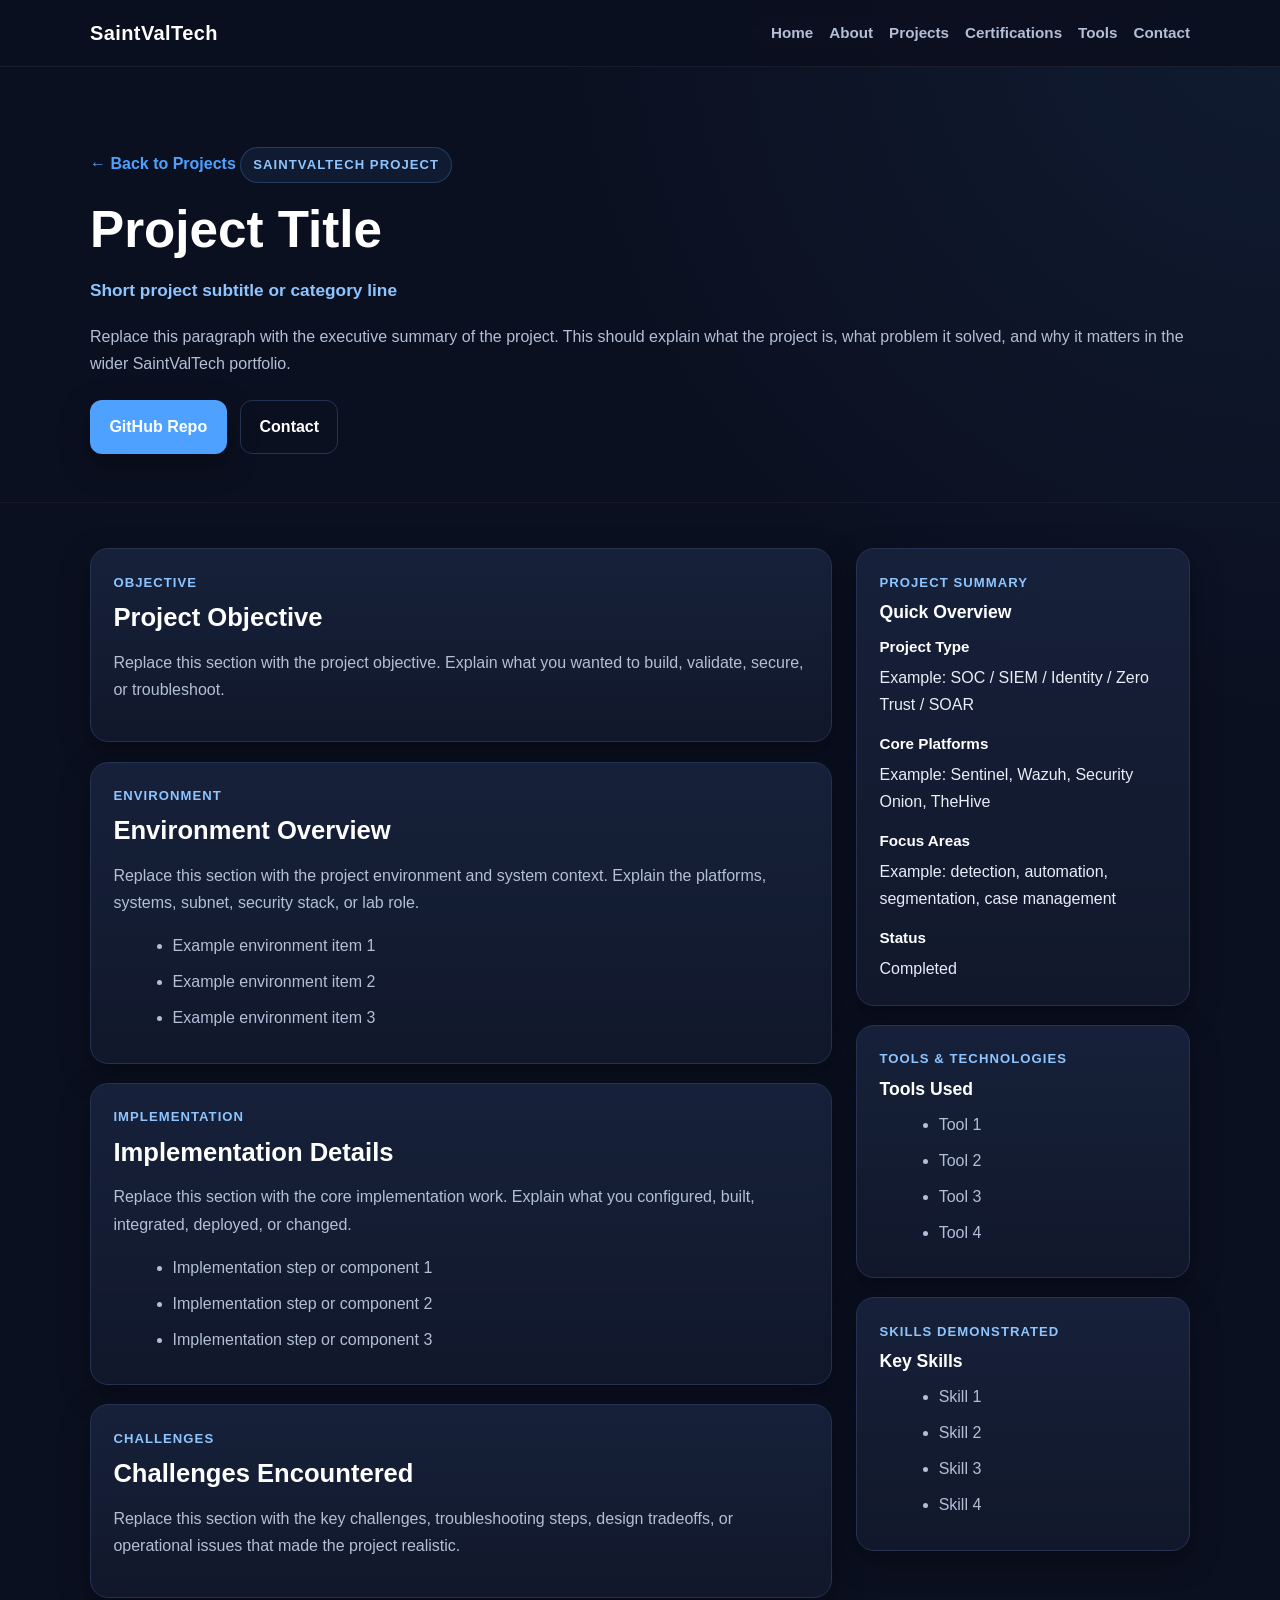
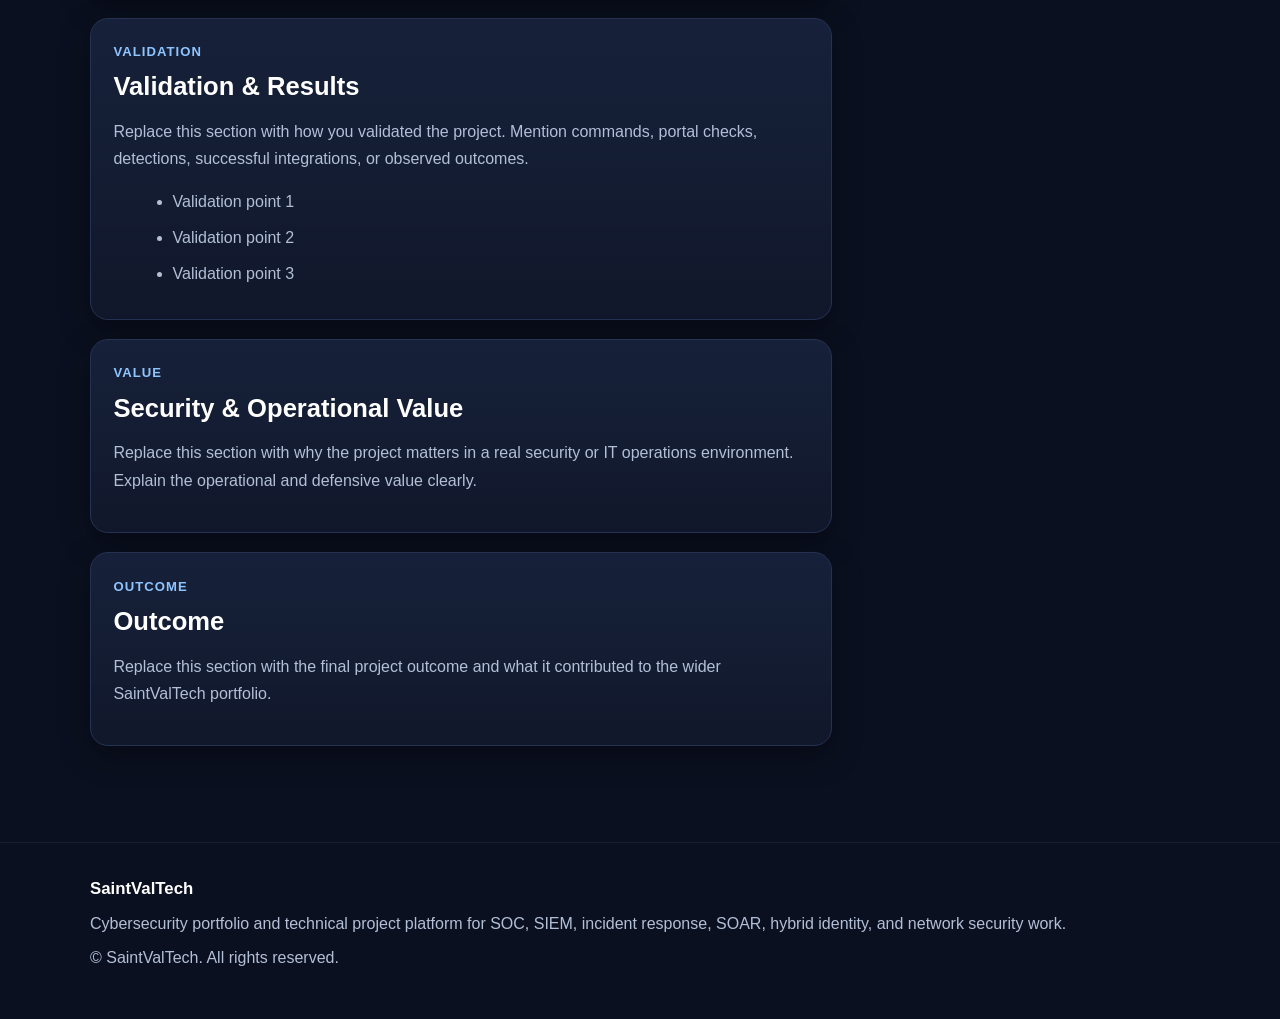
<file: project-template.html>
<!DOCTYPE html>
<html lang="en">
<head>
  <meta charset="UTF-8" />
  <meta name="viewport" content="width=device-width, initial-scale=1.0" />
  <title>Project Title | SaintValTech</title>
  <meta
    name="description"
    content="SaintValTech project page for Project Title."
  />

  <style>
    :root {
      --bg: #0b1020;
      --bg-soft: #121a30;
      --card: #11182b;
      --card-2: #17213b;
      --text: #e8edf7;
      --muted: #b3bfd6;
      --line: #253252;
      --primary: #4ea1ff;
      --primary-dark: #2b7fe0;
      --accent: #8ec5ff;
      --success: #8ff0c8;
      --max-width: 1100px;
      --radius: 18px;
      --shadow: 0 10px 30px rgba(0, 0, 0, 0.35);
    }

    * {
      box-sizing: border-box;
    }

    html {
      scroll-behavior: smooth;
    }

    body {
      margin: 0;
      font-family: Arial, Helvetica, sans-serif;
      background:
        radial-gradient(circle at top right, rgba(78, 161, 255, 0.08), transparent 25%),
        linear-gradient(180deg, #0b1020 0%, #0b1020 100%);
      color: var(--text);
      line-height: 1.7;
    }

    a {
      color: var(--primary);
      text-decoration: none;
    }

    a:hover {
      text-decoration: underline;
    }

    .container {
      width: min(var(--max-width), calc(100% - 2rem));
      margin: 0 auto;
    }

    .site-header {
      position: sticky;
      top: 0;
      z-index: 1000;
      backdrop-filter: blur(10px);
      background: rgba(11, 16, 32, 0.92);
      border-bottom: 1px solid rgba(255, 255, 255, 0.06);
    }

    .nav {
      display: flex;
      align-items: center;
      justify-content: space-between;
      gap: 1rem;
      padding: 1rem 0;
    }

    .brand {
      font-size: 1.25rem;
      font-weight: 700;
      color: #fff;
      letter-spacing: 0.02em;
      white-space: nowrap;
    }

    .nav-links {
      display: flex;
      flex-wrap: wrap;
      gap: 1rem;
    }

    .nav-links a {
      color: var(--muted);
      font-weight: 600;
      font-size: 0.95rem;
    }

    .nav-links a:hover {
      color: #fff;
      text-decoration: none;
    }

    .hero {
      padding: 5rem 0 3rem;
      border-bottom: 1px solid rgba(255, 255, 255, 0.04);
    }

    .eyebrow {
      display: inline-block;
      margin-bottom: 1rem;
      padding: 0.35rem 0.75rem;
      border: 1px solid rgba(78, 161, 255, 0.25);
      border-radius: 999px;
      color: var(--accent);
      font-size: 0.82rem;
      font-weight: 700;
      text-transform: uppercase;
      letter-spacing: 0.08em;
      background: rgba(78, 161, 255, 0.08);
    }

    h1, h2, h3 {
      margin-top: 0;
      line-height: 1.2;
      color: #fff;
    }

    h1 {
      font-size: clamp(2.1rem, 4vw, 3.6rem);
      margin-bottom: 1rem;
    }

    h2 {
      font-size: clamp(1.4rem, 2vw, 2rem);
      margin-bottom: 1rem;
    }

    h3 {
      font-size: 1.1rem;
      margin-bottom: 0.7rem;
    }

    .subtitle {
      font-size: 1.08rem;
      color: var(--accent);
      font-weight: 700;
      margin-bottom: 1.1rem;
    }

    p {
      color: var(--muted);
      margin: 0 0 1rem;
    }

    .hero-actions {
      display: flex;
      flex-wrap: wrap;
      gap: 0.85rem;
      margin-top: 1.4rem;
    }

    .btn {
      display: inline-flex;
      align-items: center;
      justify-content: center;
      min-height: 46px;
      padding: 0.8rem 1.15rem;
      border-radius: 12px;
      border: 1px solid transparent;
      font-weight: 700;
      transition: 0.2s ease;
      text-decoration: none;
      cursor: pointer;
    }

    .btn:hover {
      text-decoration: none;
      transform: translateY(-1px);
    }

    .btn-primary {
      background: var(--primary);
      color: #fff;
      box-shadow: var(--shadow);
    }

    .btn-primary:hover {
      background: var(--primary-dark);
    }

    .btn-secondary {
      background: transparent;
      color: #fff;
      border-color: var(--line);
    }

    .btn-secondary:hover {
      border-color: var(--primary);
      color: var(--accent);
    }

    .section {
      padding: 2.8rem 0;
    }

    .content-grid {
      display: grid;
      grid-template-columns: 2fr 0.9fr;
      gap: 1.5rem;
      align-items: start;
    }

    .main-card,
    .side-card,
    .section-card {
      background: linear-gradient(180deg, rgba(23, 33, 59, 0.95), rgba(17, 24, 43, 0.98));
      border: 1px solid var(--line);
      border-radius: var(--radius);
      padding: 1.4rem;
      box-shadow: var(--shadow);
    }

    .section-card {
      margin-bottom: 1.2rem;
    }

    .muted-label {
      color: var(--accent);
      text-transform: uppercase;
      letter-spacing: 0.08em;
      font-size: 0.82rem;
      font-weight: 700;
      margin-bottom: 0.5rem;
    }

    ul {
      margin: 0.6rem 0 0 1.2rem;
      color: var(--muted);
    }

    li {
      margin-bottom: 0.55rem;
    }

    .meta-list {
      display: grid;
      gap: 0.8rem;
    }

    .meta-item strong {
      display: block;
      color: #fff;
      margin-bottom: 0.25rem;
      font-size: 0.95rem;
    }

    .back-link {
      display: inline-block;
      margin-bottom: 1.2rem;
      font-weight: 700;
    }

    .site-footer {
      border-top: 1px solid rgba(255,255,255,0.06);
      padding: 2rem 0 3rem;
      margin-top: 2rem;
    }

    .footer-inner {
      display: flex;
      flex-direction: column;
      gap: 0.4rem;
      color: var(--muted);
    }

    .footer-brand {
      color: #fff;
      font-weight: 700;
      font-size: 1.05rem;
    }

    @media (max-width: 900px) {
      .content-grid {
        grid-template-columns: 1fr;
      }
    }

    @media (max-width: 760px) {
      .nav {
        flex-direction: column;
        align-items: flex-start;
      }

      .hero {
        padding-top: 4.5rem;
      }
    }
  </style>
</head>
<body>

  <header class="site-header">
    <div class="container nav">
      <a class="brand" href="index.html">SaintValTech</a>
      <nav class="nav-links">
        <a href="index.html">Home</a>
        <a href="index.html#about">About</a>
        <a href="index.html#projects">Projects</a>
        <a href="index.html#certifications">Certifications</a>
        <a href="index.html#tools">Tools</a>
        <a href="index.html#contact">Contact</a>
      </nav>
    </div>
  </header>

  <main>
    <section class="hero">
      <div class="container">
        <a class="back-link" href="index.html#projects">← Back to Projects</a>
        <div class="eyebrow">SaintValTech Project</div>
        <h1>Project Title</h1>
        <div class="subtitle">Short project subtitle or category line</div>
        <p>
          Replace this paragraph with the executive summary of the project.
          This should explain what the project is, what problem it solved,
          and why it matters in the wider SaintValTech portfolio.
        </p>

        <div class="hero-actions">
          <a class="btn btn-primary" href="#">GitHub Repo</a>
          <a class="btn btn-secondary" href="index.html#contact">Contact</a>
        </div>
      </div>
    </section>

    <section class="section">
      <div class="container content-grid">
        <div>
          <div class="section-card">
            <div class="muted-label">Objective</div>
            <h2>Project Objective</h2>
            <p>
              Replace this section with the project objective. Explain what you wanted to
              build, validate, secure, or troubleshoot.
            </p>
          </div>

          <div class="section-card">
            <div class="muted-label">Environment</div>
            <h2>Environment Overview</h2>
            <p>
              Replace this section with the project environment and system context.
              Explain the platforms, systems, subnet, security stack, or lab role.
            </p>
            <ul>
              <li>Example environment item 1</li>
              <li>Example environment item 2</li>
              <li>Example environment item 3</li>
            </ul>
          </div>

          <div class="section-card">
            <div class="muted-label">Implementation</div>
            <h2>Implementation Details</h2>
            <p>
              Replace this section with the core implementation work. Explain what
              you configured, built, integrated, deployed, or changed.
            </p>
            <ul>
              <li>Implementation step or component 1</li>
              <li>Implementation step or component 2</li>
              <li>Implementation step or component 3</li>
            </ul>
          </div>

          <div class="section-card">
            <div class="muted-label">Challenges</div>
            <h2>Challenges Encountered</h2>
            <p>
              Replace this section with the key challenges, troubleshooting steps,
              design tradeoffs, or operational issues that made the project realistic.
            </p>
          </div>

          <div class="section-card">
            <div class="muted-label">Validation</div>
            <h2>Validation &amp; Results</h2>
            <p>
              Replace this section with how you validated the project. Mention commands,
              portal checks, detections, successful integrations, or observed outcomes.
            </p>
            <ul>
              <li>Validation point 1</li>
              <li>Validation point 2</li>
              <li>Validation point 3</li>
            </ul>
          </div>

          <div class="section-card">
            <div class="muted-label">Value</div>
            <h2>Security &amp; Operational Value</h2>
            <p>
              Replace this section with why the project matters in a real security or IT
              operations environment. Explain the operational and defensive value clearly.
            </p>
          </div>

          <div class="section-card">
            <div class="muted-label">Outcome</div>
            <h2>Outcome</h2>
            <p>
              Replace this section with the final project outcome and what it contributed
              to the wider SaintValTech portfolio.
            </p>
          </div>
        </div>

        <aside>
          <div class="side-card">
            <div class="muted-label">Project Summary</div>
            <h3>Quick Overview</h3>
            <div class="meta-list">
              <div class="meta-item">
                <strong>Project Type</strong>
                <span>Example: SOC / SIEM / Identity / Zero Trust / SOAR</span>
              </div>
              <div class="meta-item">
                <strong>Core Platforms</strong>
                <span>Example: Sentinel, Wazuh, Security Onion, TheHive</span>
              </div>
              <div class="meta-item">
                <strong>Focus Areas</strong>
                <span>Example: detection, automation, segmentation, case management</span>
              </div>
              <div class="meta-item">
                <strong>Status</strong>
                <span>Completed</span>
              </div>
            </div>
          </div>

          <div class="side-card" style="margin-top: 1.2rem;">
            <div class="muted-label">Tools & Technologies</div>
            <h3>Tools Used</h3>
            <ul>
              <li>Tool 1</li>
              <li>Tool 2</li>
              <li>Tool 3</li>
              <li>Tool 4</li>
            </ul>
          </div>

          <div class="side-card" style="margin-top: 1.2rem;">
            <div class="muted-label">Skills Demonstrated</div>
            <h3>Key Skills</h3>
            <ul>
              <li>Skill 1</li>
              <li>Skill 2</li>
              <li>Skill 3</li>
              <li>Skill 4</li>
            </ul>
          </div>
        </aside>
      </div>
    </section>
  </main>

  <footer class="site-footer">
    <div class="container footer-inner">
      <div class="footer-brand">SaintValTech</div>
      <div>Cybersecurity portfolio and technical project platform for SOC, SIEM, incident response, SOAR, hybrid identity, and network security work.</div>
      <div>© SaintValTech. All rights reserved.</div>
    </div>
  </footer>

</body>
</html>
</file>
